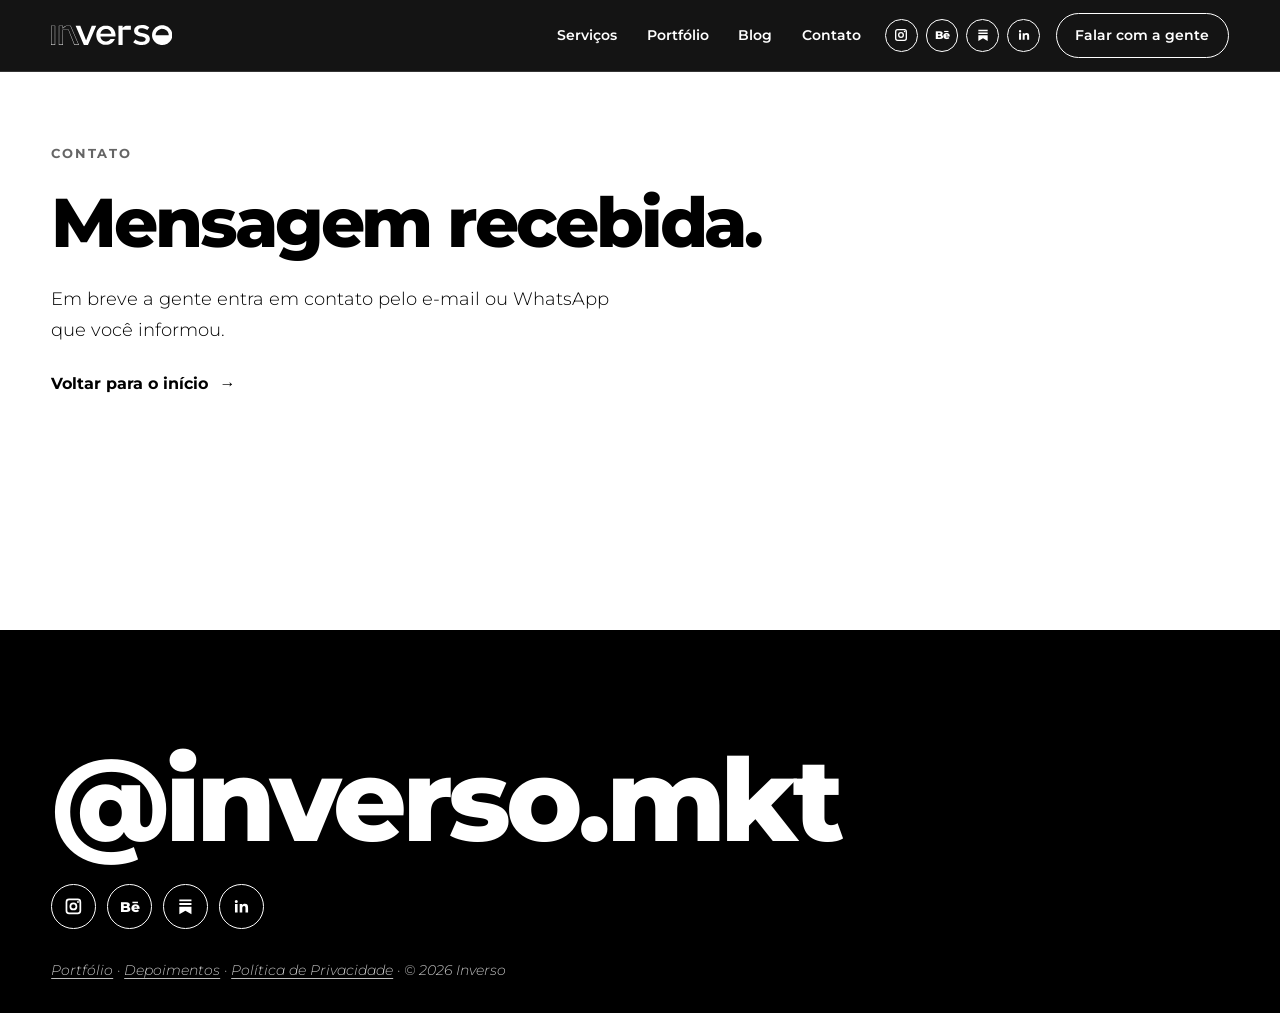
<file: obrigado/index.html>
<!DOCTYPE html>
<html lang="pt-BR">
<head>
<meta name="robots" content="noindex">
<meta charset="utf-8">
<meta name="viewport" content="width=device-width, initial-scale=1">
<title>Mensagem recebida | Inverso</title>
<meta name="description" content="Recebemos a sua mensagem.">
<meta name="theme-color" content="#000000">
<link rel="canonical" href="https://inverso-site.inverso-mkt.workers.dev/obrigado/">
<meta property="og:type" content="article">
<meta property="og:site_name" content="Inverso">
<meta property="og:title" content="Mensagem recebida | Inverso">
<meta property="og:description" content="Recebemos a sua mensagem.">
<meta property="og:url" content="https://inverso-site.inverso-mkt.workers.dev/obrigado/">
<meta property="og:locale" content="pt_BR">
<meta property="og:image" content="https://inverso-site.inverso-mkt.workers.dev/img/og.png">
<meta property="og:image:type" content="image/png">
<meta property="og:image:width" content="1200">
<meta property="og:image:height" content="630">
<meta property="og:image:alt" content="Logo da Inverso, em branco sobre fundo preto">
<meta name="twitter:card" content="summary_large_image">
<meta name="twitter:image" content="https://inverso-site.inverso-mkt.workers.dev/img/og.png">
<link rel="icon" href="/favicon.svg" type="image/svg+xml">
<link rel="preload" href="/fonts/montserrat.woff2" as="font" type="font/woff2" crossorigin>
<script>document.documentElement.classList.add('js')</script>
<link rel="stylesheet" href="/css/style.css">
<link rel="stylesheet" href="/css/site.css">
<script src="/js/site.js" defer></script>

</head>
<body class="bl">
<svg width="0" height="0" style="position:absolute" aria-hidden="true" focusable="false"><symbol id="logo" viewBox="0 0 2162.0 356.5"><path fill="currentColor" fill-rule="evenodd" d="M1423.5 11.5L1333.0 11.5L1314.0 21.0L1300.5 30.5L1288.5 41.5L1278.0 54.5L1277.0 54.0L1277.0 11.5L1202.5 11.5L1203.0 356.5L1277.0 356.0L1277.0 87.5L1279.0 86.0L1424.0 86.0ZM438.5 11.5L586.0 355.5L658.5 356.0L806.5 12.0L726.5 11.5L626.5 270.0L624.5 272.5L522.0 12.0ZM139.5 12.0L139.5 356.0L214.0 356.0L214.0 87.0L215.0 86.0L309.0 86.5L415.5 356.0L499.0 356.0L351.0 11.5L271.0 11.5L256.5 18.5L242.0 27.5L226.0 40.0L215.5 50.5L214.0 50.0L214.0 11.5ZM146.5 18.5L206.5 18.0L207.5 19.0L208.0 68.5L227.0 48.5L239.5 38.0L254.0 28.0L273.5 18.0L345.5 18.0L353.5 34.0L488.5 349.0L421.0 349.5L420.0 348.5L313.0 79.0L208.0 79.0L207.5 348.5L206.5 349.5L147.5 349.5L146.0 347.5ZM0.0 11.5L0.0 356.0L74.5 356.0L74.5 11.5ZM7.5 18.0L67.5 18.5L67.5 348.5L66.5 349.5L8.0 349.5L6.5 348.0L6.5 19.0ZM960.0 11.5L939.5 14.5L912.0 22.5L896.5 29.5L879.0 40.0L861.5 53.5L842.5 74.0L832.0 89.0L822.5 106.5L814.5 127.0L811.5 138.0L807.0 169.0L808.5 202.0L811.5 220.5L815.5 236.0L823.5 257.5L830.5 271.5L837.5 283.0L848.5 297.5L863.0 312.5L872.0 320.0L889.0 331.5L901.5 338.0L922.5 346.0L938.0 350.0L960.0 353.0L994.5 353.0L1004.0 352.0L1033.0 346.0L1052.0 339.0L1068.5 330.5L1085.5 319.0L1094.0 312.0L1113.5 291.5L1127.0 272.0L1138.0 249.0L1062.0 248.5L1053.5 260.5L1044.5 269.5L1029.0 280.5L1019.5 285.0L1002.0 290.5L989.0 292.5L969.5 293.0L955.0 291.5L946.0 289.5L928.5 281.5L915.5 272.5L905.5 263.0L896.0 250.5L890.0 239.5L885.0 226.0L881.5 205.5L1148.5 205.0L1150.0 198.0L1150.0 178.0L1148.5 162.5L1142.0 130.0L1135.0 110.5L1127.0 94.0L1111.0 70.0L1105.0 63.0L1087.5 46.5L1065.5 31.5L1046.5 22.5L1031.5 17.5L1014.0 13.5L998.0 11.5ZM881.5 153.5L885.0 137.0L893.0 118.5L902.0 105.5L914.5 93.0L926.0 85.0L947.0 76.0L967.0 72.0L989.0 71.5L1003.0 73.0L1016.5 77.0L1033.5 86.0L1044.5 94.5L1055.0 105.5L1063.5 118.0L1071.5 137.0L1075.0 155.0L1074.0 156.0L882.5 156.0ZM1967.5 5.5L1936.5 10.5L1923.0 14.5L1905.5 21.5L1886.5 31.5L1873.0 40.5L1860.0 51.0L1845.5 65.5L1834.5 79.0L1826.5 91.0L1818.5 105.5L1811.5 122.0L1806.5 138.0L1802.5 158.5L1801.5 192.0L1803.5 209.0L1808.5 230.5L1815.5 249.5L1822.5 263.5L1840.0 289.5L1863.0 313.0L1878.0 324.5L1893.5 334.0L1910.0 342.0L1929.5 349.0L1958.5 355.0L1969.0 356.0L1995.5 356.0L2013.0 354.0L2031.0 350.0L2046.5 345.0L2065.0 337.0L2080.0 328.5L2095.0 318.0L2112.0 303.0L2123.0 291.0L2140.0 266.5L2149.0 248.5L2155.0 232.5L2159.0 217.5L2162.0 199.5L2162.0 162.0L2159.0 144.0L2155.0 129.0L2149.0 113.0L2140.0 95.0L2129.5 79.0L2119.5 66.5L2097.5 45.5L2087.0 37.5L2072.5 28.5L2056.5 20.5L2038.0 13.5L2006.5 6.5L1982.5 5.0ZM1868.0 156.0L1874.0 138.0L1882.0 123.0L1887.0 116.0L1901.0 100.5L1917.0 88.0L1936.0 78.0L1955.0 72.0L1975.5 69.0L1998.0 70.0L2013.5 73.0L2031.5 79.5L2047.0 88.0L2055.5 94.0L2070.5 108.0L2077.5 116.5L2085.5 129.0L2094.5 150.0L2098.5 170.0L2098.5 183.0L2097.5 184.0L1866.0 184.0L1865.0 182.5ZM1702.0 13.5L1680.0 6.5L1652.0 1.5L1619.0 0.0L1586.5 2.5L1557.0 9.5L1534.0 19.5L1513.5 33.5L1498.5 49.5L1489.5 64.5L1484.5 78.5L1481.5 96.0L1481.5 112.5L1483.5 125.5L1486.5 135.5L1493.5 149.5L1503.0 162.0L1512.5 171.0L1525.0 180.0L1550.0 192.0L1577.0 200.0L1612.5 206.0L1635.0 211.0L1657.0 218.0L1667.5 223.0L1674.0 227.5L1682.0 236.0L1686.5 246.5L1687.5 255.5L1685.5 266.5L1682.0 274.0L1674.5 282.5L1667.5 287.5L1650.0 294.5L1640.5 296.5L1618.0 298.5L1587.5 296.5L1576.0 294.5L1558.5 289.5L1539.5 281.5L1527.0 274.5L1505.0 258.0L1465.5 305.5L1470.5 311.0L1491.5 326.0L1508.5 335.0L1525.5 342.0L1548.5 349.0L1583.0 355.0L1596.0 356.0L1629.5 356.0L1651.5 354.0L1667.5 351.0L1696.5 342.0L1710.5 335.0L1723.0 327.0L1730.5 321.0L1743.0 307.5L1753.0 290.5L1758.0 276.0L1761.0 257.0L1761.0 240.5L1759.0 226.5L1754.0 212.0L1749.5 203.5L1741.0 192.0L1732.5 183.5L1719.5 174.0L1710.0 168.5L1691.5 160.5L1661.5 151.5L1598.0 138.5L1573.5 129.5L1566.5 125.0L1560.0 118.5L1557.0 114.0L1554.0 104.0L1555.0 88.0L1558.5 80.0L1565.5 72.0L1571.0 68.0L1582.0 63.0L1601.0 59.0L1614.0 58.0L1638.5 59.0L1652.0 61.0L1667.5 65.0L1691.5 75.0L1717.0 91.0L1751.0 42.5L1742.5 35.5L1727.0 25.5Z"/></symbol></svg>
<header class="bar">
  <a class="brand" href="/" aria-label="Inverso, início">
    <svg class="brand__logo" viewBox="0 0 2162.0 356.5" aria-hidden="true"><use href="#logo"/></svg>
  </a>
  <nav class="bar__nav" aria-label="Seções">
    <a href="/#servicos">Serviços</a>
    <a href="/portfolio/">Portfólio</a>
    <a href="/blog/">Blog</a>
    <a href="/#contato">Contato</a>
  </nav>
  <div class="dots dots--bar"><a class="dot" href="https://www.instagram.com/inverso.mkt/" target="_blank" rel="noopener me" aria-label="Instagram da Inverso (abre em outra aba)" title="Instagram"><svg viewBox="0 0 24 24" aria-hidden="true"><path fill-rule="evenodd" d="M7 3h10a4 4 0 014 4v10a4 4 0 01-4 4H7a4 4 0 01-4-4V7a4 4 0 014-4zm0 2a2 2 0 00-2 2v10a2 2 0 002 2h10a2 2 0 002-2V7a2 2 0 00-2-2zm5 2.5a4.5 4.5 0 110 9 4.5 4.5 0 010-9zm0 2a2.5 2.5 0 100 5 2.5 2.5 0 000-5zM17.3 5.8a1.1 1.1 0 110 2.2 1.1 1.1 0 010-2.2z"/></svg></a><a class="dot" href="https://www.behance.net/inversocontato" target="_blank" rel="noopener me" aria-label="Behance da Inverso (abre em outra aba)" title="Behance"><span class="dot__t" aria-hidden="true">Bē</span></a><a class="dot" href="https://inversomkt.substack.com" target="_blank" rel="noopener me" aria-label="Substack da Inverso (abre em outra aba)" title="Substack"><svg viewBox="0 0 24 24" aria-hidden="true"><path d="M5 4h14v2.2H5zM5 8.2h14v2.2H5zM5 12.4h14V21l-7-4-7 4z"/></svg></a><a class="dot" href="https://www.linkedin.com/company/inverso-marketing" target="_blank" rel="noopener me" aria-label="LinkedIn da Inverso (abre em outra aba)" title="LinkedIn"><svg viewBox="0 0 24 24" aria-hidden="true"><path d="M4.6 9.2h3V19h-3zM6.1 4.6a1.75 1.75 0 110 3.5 1.75 1.75 0 010-3.5zM10 9.2h2.9v1.35c.5-.95 1.65-1.6 3.1-1.6 3 0 3.7 1.95 3.7 4.5V19h-3v-5c0-1.2 0-2.55-1.65-2.55S13 12.8 13 14v5h-3z"/></svg></a></div>
  <a class="btn" href="/#contato">Falar com a gente</a>
</header>
<main id="topo"><div class="bh" style="min-height:70vh"><p class="bh__k">Contato</p><h1>Mensagem recebida.</h1><p class="bh__d">Em breve a gente entra em contato pelo e-mail ou WhatsApp que você informou.</p><p><a class="bp__all" href="/">Voltar para o início <i aria-hidden="true">→</i></a></p></div></main>
<footer class="foot">
  <a class="foot__ig" href="https://www.instagram.com/inverso.mkt/" target="_blank" rel="noopener">@inverso.mkt</a>
  <div class="dots dots--foot"><a class="dot" href="https://www.instagram.com/inverso.mkt/" target="_blank" rel="noopener me" aria-label="Instagram da Inverso (abre em outra aba)" title="Instagram"><svg viewBox="0 0 24 24" aria-hidden="true"><path fill-rule="evenodd" d="M7 3h10a4 4 0 014 4v10a4 4 0 01-4 4H7a4 4 0 01-4-4V7a4 4 0 014-4zm0 2a2 2 0 00-2 2v10a2 2 0 002 2h10a2 2 0 002-2V7a2 2 0 00-2-2zm5 2.5a4.5 4.5 0 110 9 4.5 4.5 0 010-9zm0 2a2.5 2.5 0 100 5 2.5 2.5 0 000-5zM17.3 5.8a1.1 1.1 0 110 2.2 1.1 1.1 0 010-2.2z"/></svg></a><a class="dot" href="https://www.behance.net/inversocontato" target="_blank" rel="noopener me" aria-label="Behance da Inverso (abre em outra aba)" title="Behance"><span class="dot__t" aria-hidden="true">Bē</span></a><a class="dot" href="https://inversomkt.substack.com" target="_blank" rel="noopener me" aria-label="Substack da Inverso (abre em outra aba)" title="Substack"><svg viewBox="0 0 24 24" aria-hidden="true"><path d="M5 4h14v2.2H5zM5 8.2h14v2.2H5zM5 12.4h14V21l-7-4-7 4z"/></svg></a><a class="dot" href="https://www.linkedin.com/company/inverso-marketing" target="_blank" rel="noopener me" aria-label="LinkedIn da Inverso (abre em outra aba)" title="LinkedIn"><svg viewBox="0 0 24 24" aria-hidden="true"><path d="M4.6 9.2h3V19h-3zM6.1 4.6a1.75 1.75 0 110 3.5 1.75 1.75 0 010-3.5zM10 9.2h2.9v1.35c.5-.95 1.65-1.6 3.1-1.6 3 0 3.7 1.95 3.7 4.5V19h-3v-5c0-1.2 0-2.55-1.65-2.55S13 12.8 13 14v5h-3z"/></svg></a></div>
  <p class="foot__small"><a href="/portfolio/">Portfólio</a> · <a href="/depoimentos/">Depoimentos</a> · <a href="/privacidade/">Política de Privacidade</a> · © 2026 Inverso</p>
</footer>
</body>
</html>
</file>
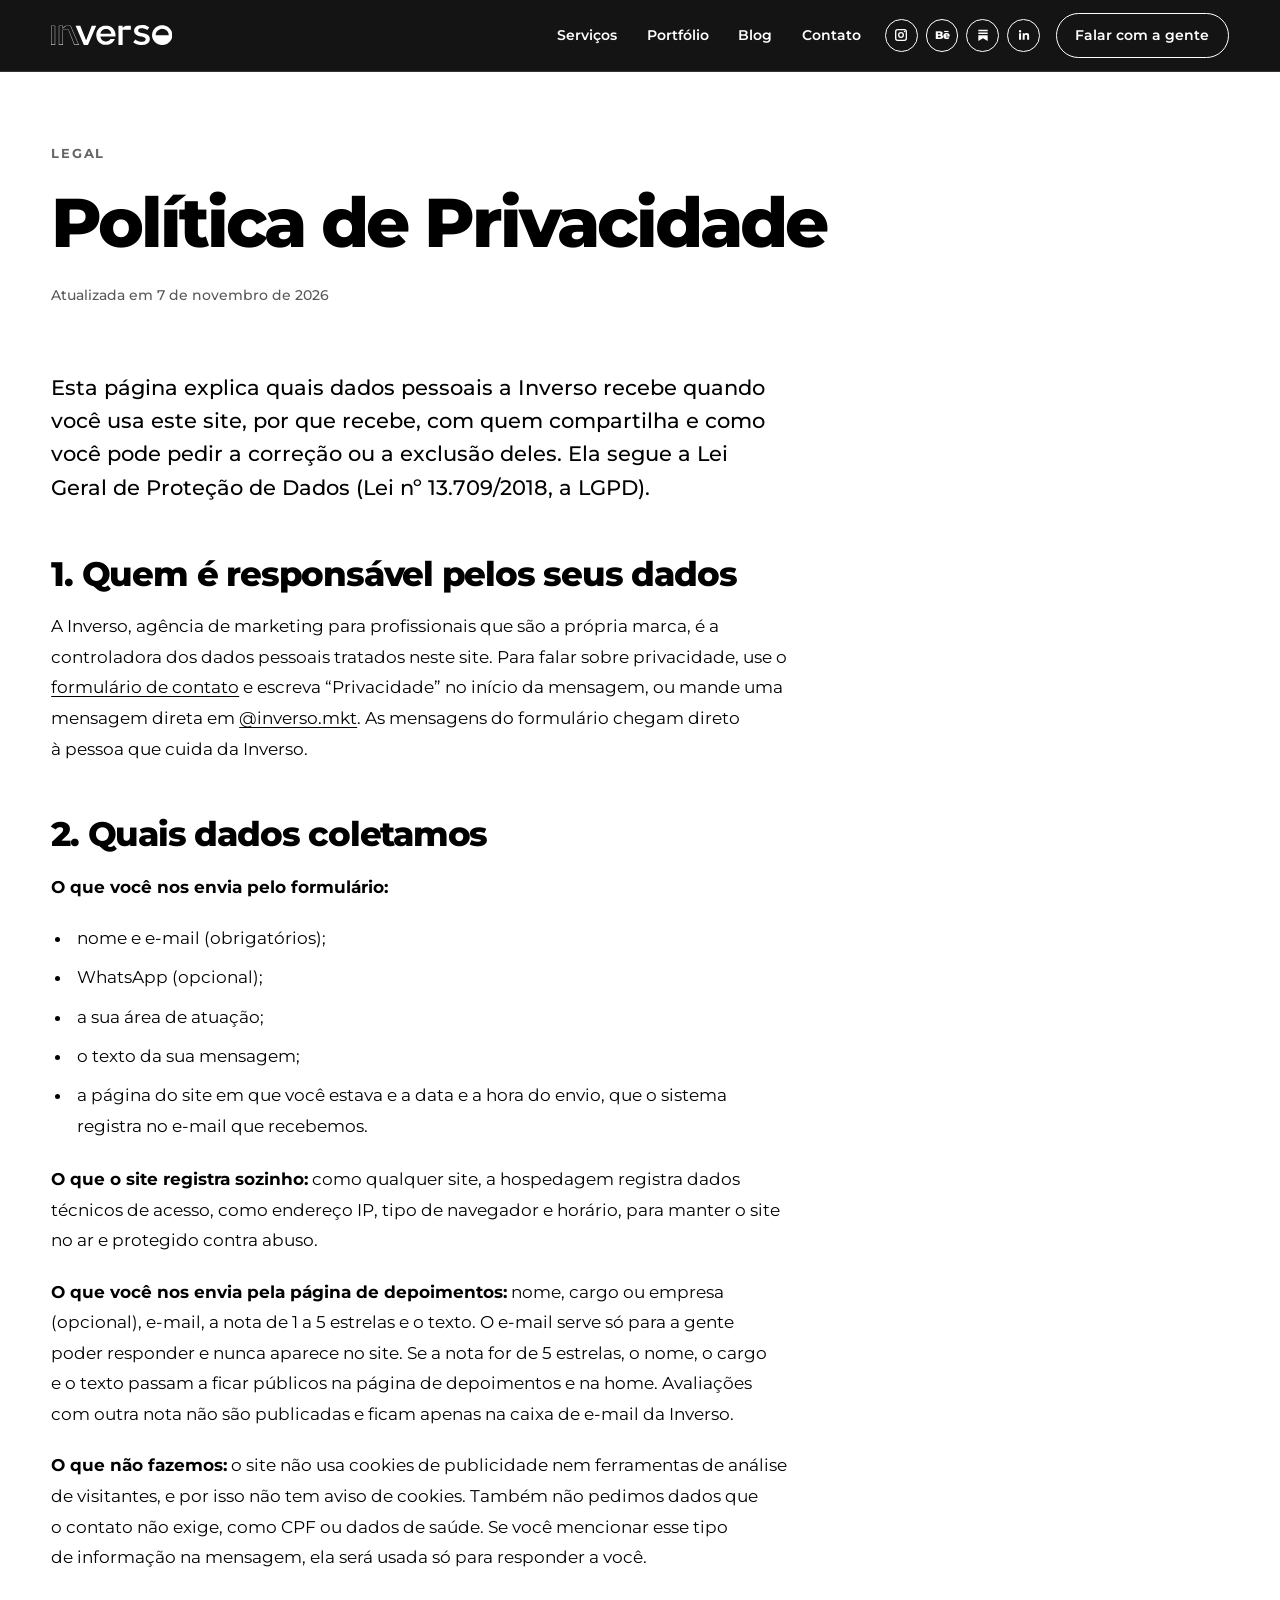
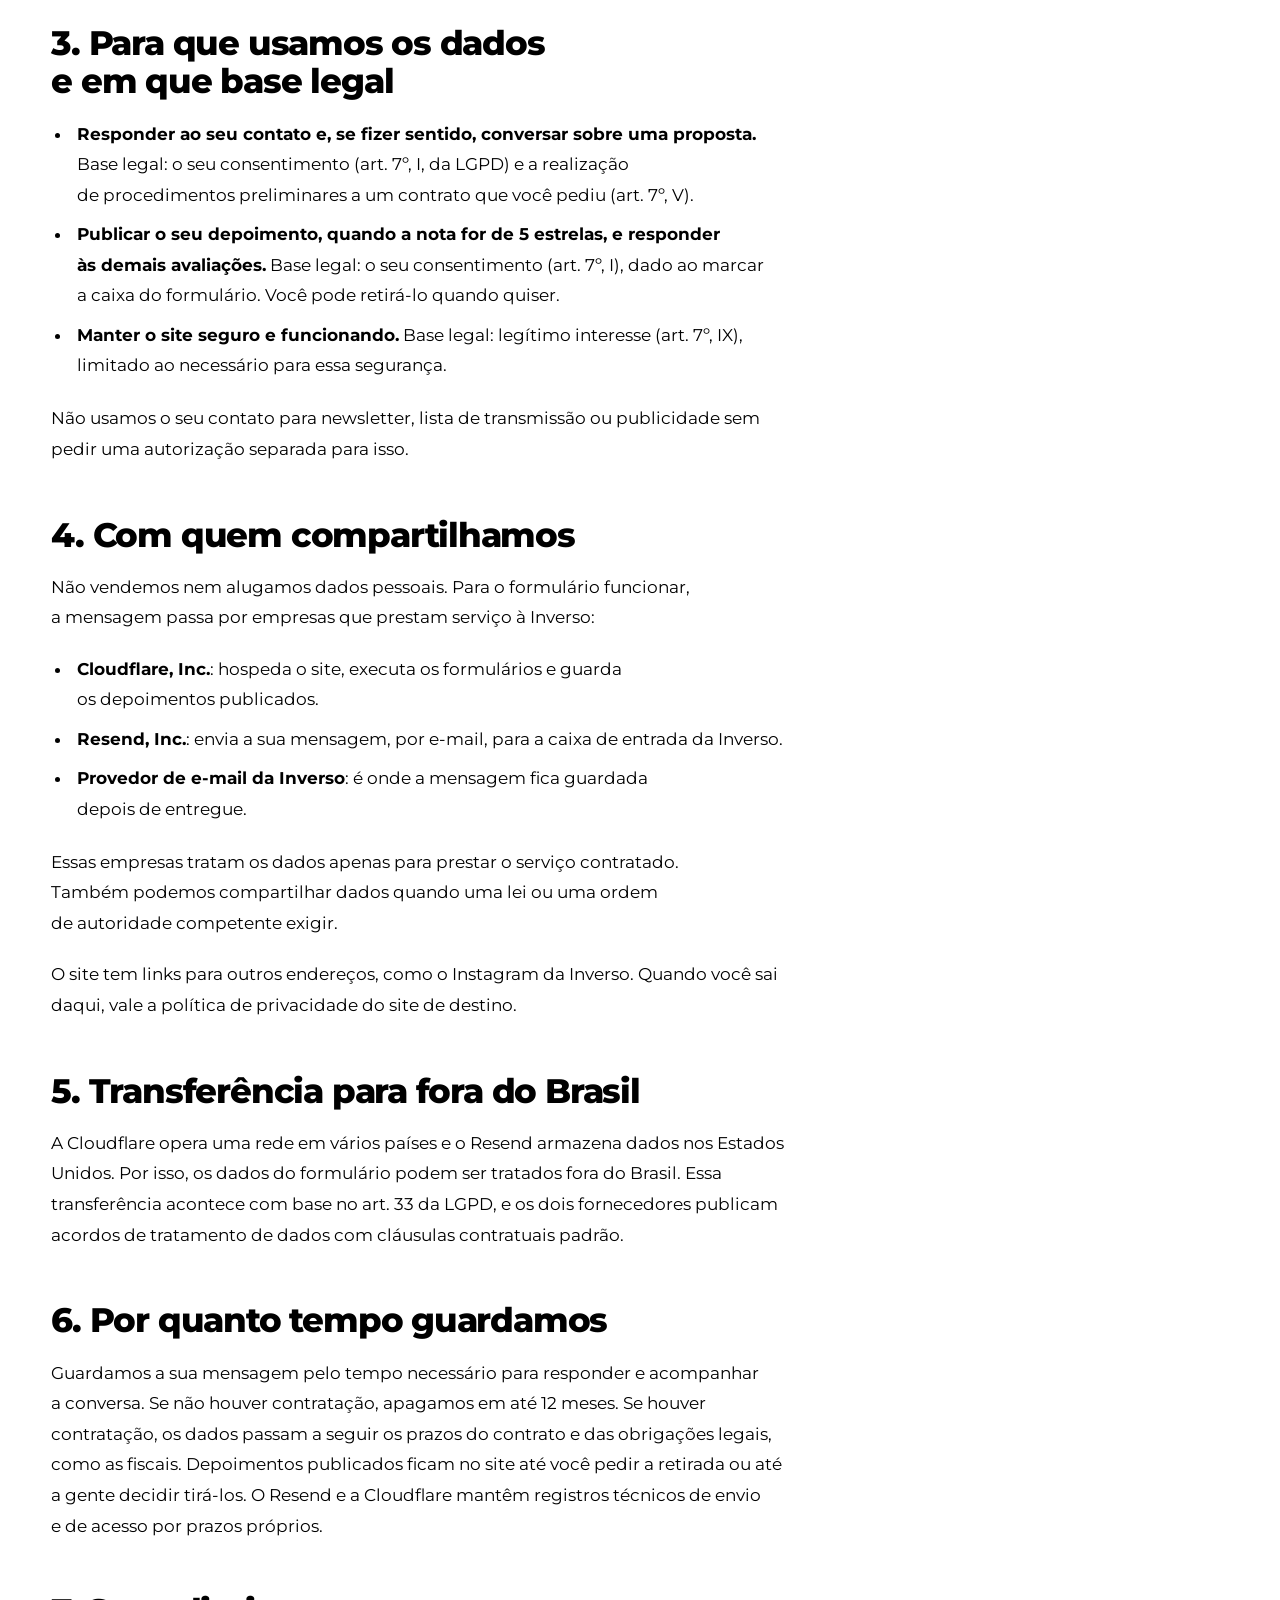
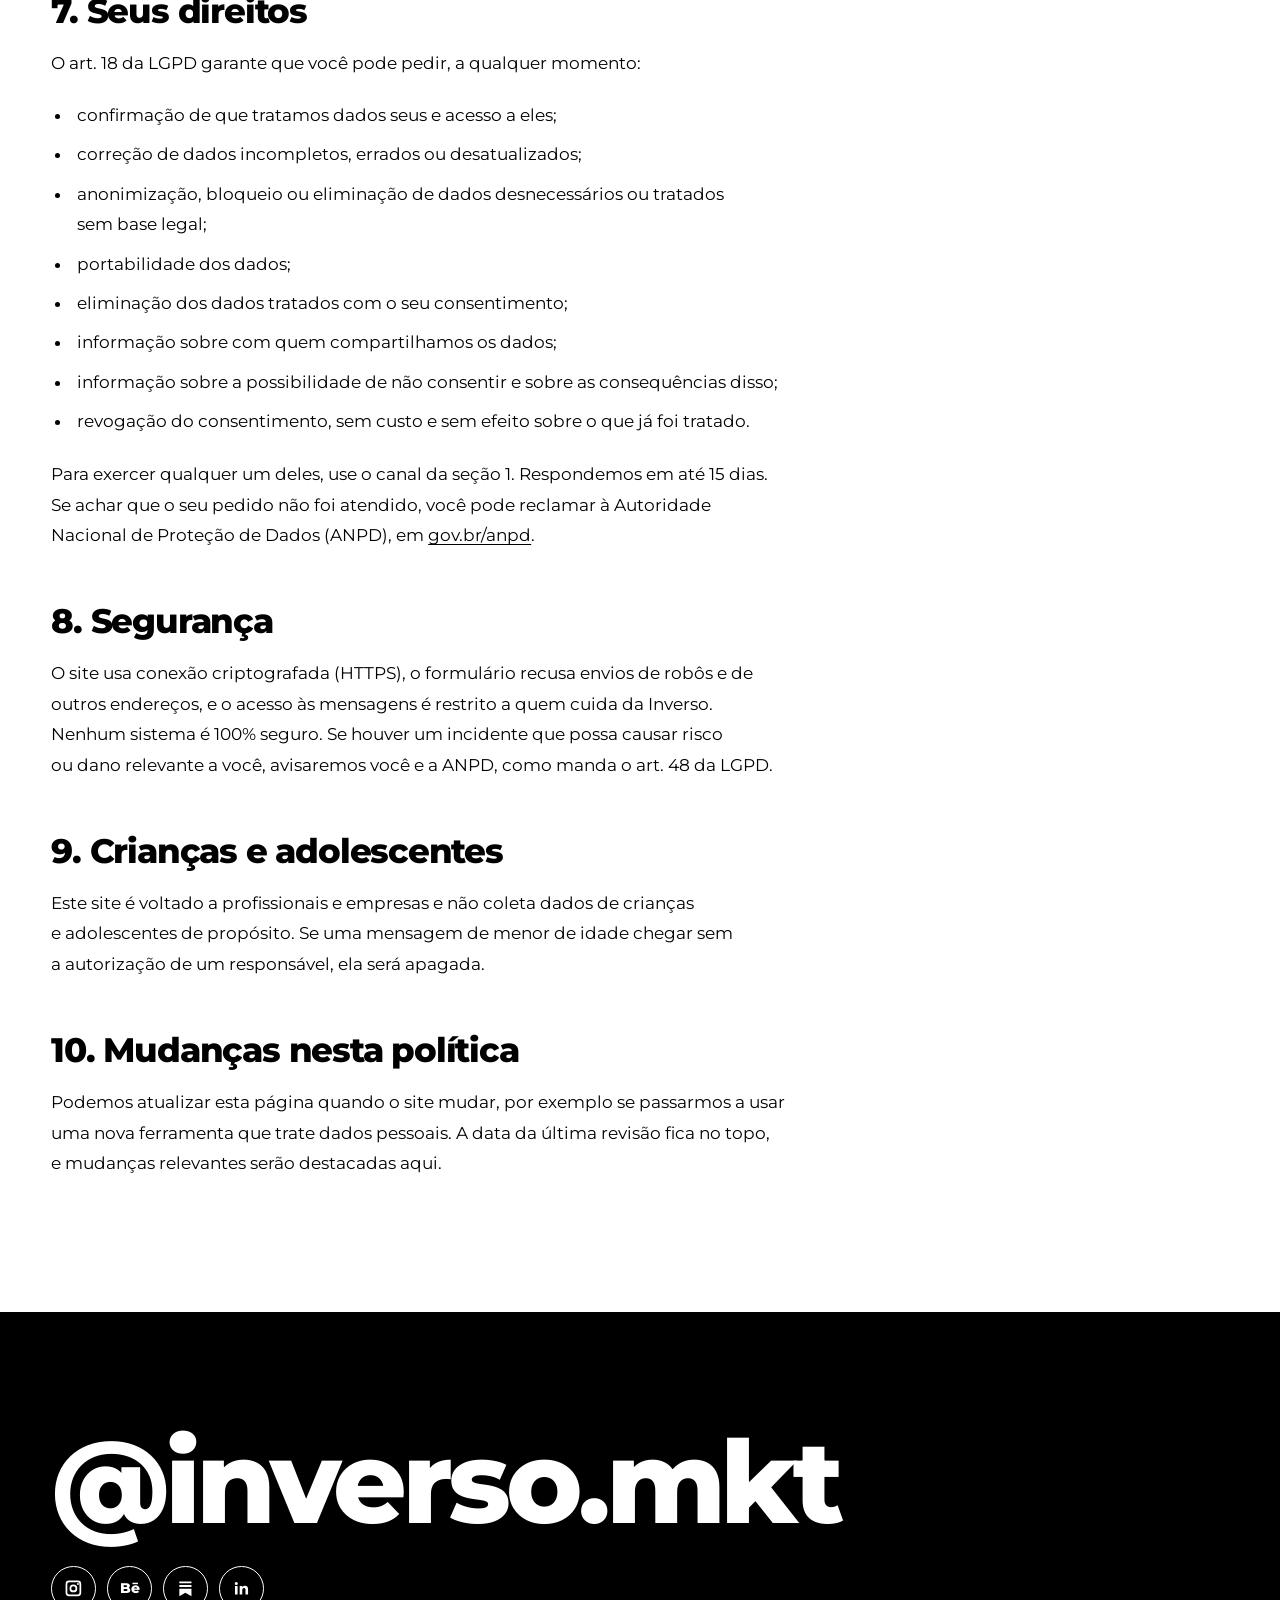
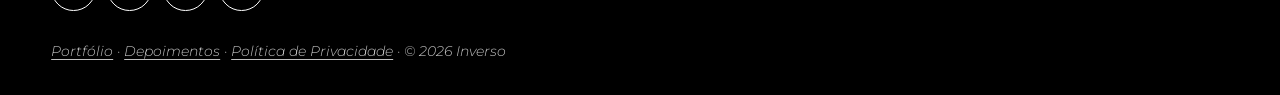
<file: privacidade/index.html>
<!DOCTYPE html>
<html lang="pt-BR">
<head>
<meta charset="utf-8">
<meta name="viewport" content="width=device-width, initial-scale=1">
<title>Política de Privacidade | Inverso</title>
<meta name="description" content="Como a Inverso trata os dados pessoais recebidos pelo site, com base na LGPD: o que coletamos, para quê, com quem compartilhamos e como você exerce seus direitos.">
<meta name="theme-color" content="#000000">
<link rel="canonical" href="https://inverso-site.inverso-mkt.workers.dev/privacidade/">
<meta property="og:type" content="article">
<meta property="og:site_name" content="Inverso">
<meta property="og:title" content="Política de Privacidade | Inverso">
<meta property="og:description" content="Como a Inverso trata os dados pessoais recebidos pelo site, com base na LGPD: o que coletamos, para quê, com quem compartilhamos e como você exerce seus direitos.">
<meta property="og:url" content="https://inverso-site.inverso-mkt.workers.dev/privacidade/">
<meta property="og:locale" content="pt_BR">
<meta property="og:image" content="https://inverso-site.inverso-mkt.workers.dev/img/og.png">
<meta property="og:image:type" content="image/png">
<meta property="og:image:width" content="1200">
<meta property="og:image:height" content="630">
<meta property="og:image:alt" content="Logo da Inverso, em branco sobre fundo preto">
<meta name="twitter:card" content="summary_large_image">
<meta name="twitter:image" content="https://inverso-site.inverso-mkt.workers.dev/img/og.png">
<link rel="icon" href="/favicon.svg" type="image/svg+xml">
<link rel="preload" href="/fonts/montserrat.woff2" as="font" type="font/woff2" crossorigin>
<script>document.documentElement.classList.add('js')</script>
<link rel="stylesheet" href="/css/style.css">
<link rel="stylesheet" href="/css/site.css">
<script src="/js/site.js" defer></script>

</head>
<body class="bl">
<svg width="0" height="0" style="position:absolute" aria-hidden="true" focusable="false"><symbol id="logo" viewBox="0 0 2162.0 356.5"><path fill="currentColor" fill-rule="evenodd" d="M1423.5 11.5L1333.0 11.5L1314.0 21.0L1300.5 30.5L1288.5 41.5L1278.0 54.5L1277.0 54.0L1277.0 11.5L1202.5 11.5L1203.0 356.5L1277.0 356.0L1277.0 87.5L1279.0 86.0L1424.0 86.0ZM438.5 11.5L586.0 355.5L658.5 356.0L806.5 12.0L726.5 11.5L626.5 270.0L624.5 272.5L522.0 12.0ZM139.5 12.0L139.5 356.0L214.0 356.0L214.0 87.0L215.0 86.0L309.0 86.5L415.5 356.0L499.0 356.0L351.0 11.5L271.0 11.5L256.5 18.5L242.0 27.5L226.0 40.0L215.5 50.5L214.0 50.0L214.0 11.5ZM146.5 18.5L206.5 18.0L207.5 19.0L208.0 68.5L227.0 48.5L239.5 38.0L254.0 28.0L273.5 18.0L345.5 18.0L353.5 34.0L488.5 349.0L421.0 349.5L420.0 348.5L313.0 79.0L208.0 79.0L207.5 348.5L206.5 349.5L147.5 349.5L146.0 347.5ZM0.0 11.5L0.0 356.0L74.5 356.0L74.5 11.5ZM7.5 18.0L67.5 18.5L67.5 348.5L66.5 349.5L8.0 349.5L6.5 348.0L6.5 19.0ZM960.0 11.5L939.5 14.5L912.0 22.5L896.5 29.5L879.0 40.0L861.5 53.5L842.5 74.0L832.0 89.0L822.5 106.5L814.5 127.0L811.5 138.0L807.0 169.0L808.5 202.0L811.5 220.5L815.5 236.0L823.5 257.5L830.5 271.5L837.5 283.0L848.5 297.5L863.0 312.5L872.0 320.0L889.0 331.5L901.5 338.0L922.5 346.0L938.0 350.0L960.0 353.0L994.5 353.0L1004.0 352.0L1033.0 346.0L1052.0 339.0L1068.5 330.5L1085.5 319.0L1094.0 312.0L1113.5 291.5L1127.0 272.0L1138.0 249.0L1062.0 248.5L1053.5 260.5L1044.5 269.5L1029.0 280.5L1019.5 285.0L1002.0 290.5L989.0 292.5L969.5 293.0L955.0 291.5L946.0 289.5L928.5 281.5L915.5 272.5L905.5 263.0L896.0 250.5L890.0 239.5L885.0 226.0L881.5 205.5L1148.5 205.0L1150.0 198.0L1150.0 178.0L1148.5 162.5L1142.0 130.0L1135.0 110.5L1127.0 94.0L1111.0 70.0L1105.0 63.0L1087.5 46.5L1065.5 31.5L1046.5 22.5L1031.5 17.5L1014.0 13.5L998.0 11.5ZM881.5 153.5L885.0 137.0L893.0 118.5L902.0 105.5L914.5 93.0L926.0 85.0L947.0 76.0L967.0 72.0L989.0 71.5L1003.0 73.0L1016.5 77.0L1033.5 86.0L1044.5 94.5L1055.0 105.5L1063.5 118.0L1071.5 137.0L1075.0 155.0L1074.0 156.0L882.5 156.0ZM1967.5 5.5L1936.5 10.5L1923.0 14.5L1905.5 21.5L1886.5 31.5L1873.0 40.5L1860.0 51.0L1845.5 65.5L1834.5 79.0L1826.5 91.0L1818.5 105.5L1811.5 122.0L1806.5 138.0L1802.5 158.5L1801.5 192.0L1803.5 209.0L1808.5 230.5L1815.5 249.5L1822.5 263.5L1840.0 289.5L1863.0 313.0L1878.0 324.5L1893.5 334.0L1910.0 342.0L1929.5 349.0L1958.5 355.0L1969.0 356.0L1995.5 356.0L2013.0 354.0L2031.0 350.0L2046.5 345.0L2065.0 337.0L2080.0 328.5L2095.0 318.0L2112.0 303.0L2123.0 291.0L2140.0 266.5L2149.0 248.5L2155.0 232.5L2159.0 217.5L2162.0 199.5L2162.0 162.0L2159.0 144.0L2155.0 129.0L2149.0 113.0L2140.0 95.0L2129.5 79.0L2119.5 66.5L2097.5 45.5L2087.0 37.5L2072.5 28.5L2056.5 20.5L2038.0 13.5L2006.5 6.5L1982.5 5.0ZM1868.0 156.0L1874.0 138.0L1882.0 123.0L1887.0 116.0L1901.0 100.5L1917.0 88.0L1936.0 78.0L1955.0 72.0L1975.5 69.0L1998.0 70.0L2013.5 73.0L2031.5 79.5L2047.0 88.0L2055.5 94.0L2070.5 108.0L2077.5 116.5L2085.5 129.0L2094.5 150.0L2098.5 170.0L2098.5 183.0L2097.5 184.0L1866.0 184.0L1865.0 182.5ZM1702.0 13.5L1680.0 6.5L1652.0 1.5L1619.0 0.0L1586.5 2.5L1557.0 9.5L1534.0 19.5L1513.5 33.5L1498.5 49.5L1489.5 64.5L1484.5 78.5L1481.5 96.0L1481.5 112.5L1483.5 125.5L1486.5 135.5L1493.5 149.5L1503.0 162.0L1512.5 171.0L1525.0 180.0L1550.0 192.0L1577.0 200.0L1612.5 206.0L1635.0 211.0L1657.0 218.0L1667.5 223.0L1674.0 227.5L1682.0 236.0L1686.5 246.5L1687.5 255.5L1685.5 266.5L1682.0 274.0L1674.5 282.5L1667.5 287.5L1650.0 294.5L1640.5 296.5L1618.0 298.5L1587.5 296.5L1576.0 294.5L1558.5 289.5L1539.5 281.5L1527.0 274.5L1505.0 258.0L1465.5 305.5L1470.5 311.0L1491.5 326.0L1508.5 335.0L1525.5 342.0L1548.5 349.0L1583.0 355.0L1596.0 356.0L1629.5 356.0L1651.5 354.0L1667.5 351.0L1696.5 342.0L1710.5 335.0L1723.0 327.0L1730.5 321.0L1743.0 307.5L1753.0 290.5L1758.0 276.0L1761.0 257.0L1761.0 240.5L1759.0 226.5L1754.0 212.0L1749.5 203.5L1741.0 192.0L1732.5 183.5L1719.5 174.0L1710.0 168.5L1691.5 160.5L1661.5 151.5L1598.0 138.5L1573.5 129.5L1566.5 125.0L1560.0 118.5L1557.0 114.0L1554.0 104.0L1555.0 88.0L1558.5 80.0L1565.5 72.0L1571.0 68.0L1582.0 63.0L1601.0 59.0L1614.0 58.0L1638.5 59.0L1652.0 61.0L1667.5 65.0L1691.5 75.0L1717.0 91.0L1751.0 42.5L1742.5 35.5L1727.0 25.5Z"/></symbol></svg>
<header class="bar">
  <a class="brand" href="/" aria-label="Inverso, início">
    <svg class="brand__logo" viewBox="0 0 2162.0 356.5" aria-hidden="true"><use href="#logo"/></svg>
  </a>
  <nav class="bar__nav" aria-label="Seções">
    <a href="/#servicos">Serviços</a>
    <a href="/portfolio/">Portfólio</a>
    <a href="/blog/">Blog</a>
    <a href="/#contato">Contato</a>
  </nav>
  <div class="dots dots--bar"><a class="dot" href="https://www.instagram.com/inverso.mkt/" target="_blank" rel="noopener me" aria-label="Instagram da Inverso (abre em outra aba)" title="Instagram"><svg viewBox="0 0 24 24" aria-hidden="true"><path fill-rule="evenodd" d="M7 3h10a4 4 0 014 4v10a4 4 0 01-4 4H7a4 4 0 01-4-4V7a4 4 0 014-4zm0 2a2 2 0 00-2 2v10a2 2 0 002 2h10a2 2 0 002-2V7a2 2 0 00-2-2zm5 2.5a4.5 4.5 0 110 9 4.5 4.5 0 010-9zm0 2a2.5 2.5 0 100 5 2.5 2.5 0 000-5zM17.3 5.8a1.1 1.1 0 110 2.2 1.1 1.1 0 010-2.2z"/></svg></a><a class="dot" href="https://www.behance.net/inversocontato" target="_blank" rel="noopener me" aria-label="Behance da Inverso (abre em outra aba)" title="Behance"><span class="dot__t" aria-hidden="true">Bē</span></a><a class="dot" href="https://inversomkt.substack.com" target="_blank" rel="noopener me" aria-label="Substack da Inverso (abre em outra aba)" title="Substack"><svg viewBox="0 0 24 24" aria-hidden="true"><path d="M5 4h14v2.2H5zM5 8.2h14v2.2H5zM5 12.4h14V21l-7-4-7 4z"/></svg></a><a class="dot" href="https://www.linkedin.com/company/inverso-marketing" target="_blank" rel="noopener me" aria-label="LinkedIn da Inverso (abre em outra aba)" title="LinkedIn"><svg viewBox="0 0 24 24" aria-hidden="true"><path d="M4.6 9.2h3V19h-3zM6.1 4.6a1.75 1.75 0 110 3.5 1.75 1.75 0 010-3.5zM10 9.2h2.9v1.35c.5-.95 1.65-1.6 3.1-1.6 3 0 3.7 1.95 3.7 4.5V19h-3v-5c0-1.2 0-2.55-1.65-2.55S13 12.8 13 14v5h-3z"/></svg></a></div>
  <a class="btn" href="/#contato">Falar com a gente</a>
</header>
<main id="topo">
  <div class="bh">
    <p class="bh__k">Legal</p>
    <h1>Política de Privacidade</h1>
    <p class="bh__m"><span>Atualizada em 7 de novembro de 2026</span></p>
  </div>
  <div class="bm" style="display:block">
    <article class="art">
<p class="lead">Esta página explica quais dados pessoais a Inverso recebe quando você usa este site, por que recebe, com quem compartilha e como você pode pedir a correção ou a exclusão deles. Ela segue a Lei Geral de Proteção de Dados (Lei nº 13.709/2018, a LGPD).</p>

<h2 id="quem">1. Quem é responsável pelos seus dados</h2>
<p>A Inverso, agência de marketing para profissionais que são a própria marca, é a controladora dos dados pessoais tratados neste site. Para falar sobre privacidade, use o <a href="/#contato">formulário de contato</a> e escreva “Privacidade” no início da mensagem, ou mande uma mensagem direta em <a href="https://www.instagram.com/inverso.mkt/" target="_blank" rel="noopener">@inverso.mkt</a>. As mensagens do formulário chegam direto à pessoa que cuida da Inverso.</p>

<h2 id="dados">2. Quais dados coletamos</h2>
<p><b>O que você nos envia pelo formulário:</b></p>
<ul>
<li>nome e e-mail (obrigatórios);</li>
<li>WhatsApp (opcional);</li>
<li>a sua área de atuação;</li>
<li>o texto da sua mensagem;</li>
<li>a página do site em que você estava e a data e a hora do envio, que o sistema registra no e-mail que recebemos.</li>
</ul>
<p><b>O que o site registra sozinho:</b> como qualquer site, a hospedagem registra dados técnicos de acesso, como endereço IP, tipo de navegador e horário, para manter o site no ar e protegido contra abuso.</p>
<p><b>O que você nos envia pela página de depoimentos:</b> nome, cargo ou empresa (opcional), e-mail, a nota de 1 a 5 estrelas e o texto. O e-mail serve só para a gente poder responder e nunca aparece no site. Se a nota for de 5 estrelas, o nome, o cargo e o texto passam a ficar públicos na página de depoimentos e na home. Avaliações com outra nota não são publicadas e ficam apenas na caixa de e-mail da Inverso.</p>
<p><b>O que não fazemos:</b> o site não usa cookies de publicidade nem ferramentas de análise de visitantes, e por isso não tem aviso de cookies. Também não pedimos dados que o contato não exige, como CPF ou dados de saúde. Se você mencionar esse tipo de informação na mensagem, ela será usada só para responder a você.</p>

<h2 id="finalidade">3. Para que usamos os dados e em que base legal</h2>
<ul>
<li><b>Responder ao seu contato e, se fizer sentido, conversar sobre uma proposta.</b> Base legal: o seu consentimento (art. 7º, I, da LGPD) e a realização de procedimentos preliminares a um contrato que você pediu (art. 7º, V).</li>
<li><b>Publicar o seu depoimento, quando a nota for de 5 estrelas, e responder às demais avaliações.</b> Base legal: o seu consentimento (art. 7º, I), dado ao marcar a caixa do formulário. Você pode retirá-lo quando quiser.</li>
<li><b>Manter o site seguro e funcionando.</b> Base legal: legítimo interesse (art. 7º, IX), limitado ao necessário para essa segurança.</li>
</ul>
<p>Não usamos o seu contato para newsletter, lista de transmissão ou publicidade sem pedir uma autorização separada para isso.</p>

<h2 id="compartilhamento">4. Com quem compartilhamos</h2>
<p>Não vendemos nem alugamos dados pessoais. Para o formulário funcionar, a mensagem passa por empresas que prestam serviço à Inverso:</p>
<ul>
<li><b>Cloudflare, Inc.</b>: hospeda o site, executa os formulários e guarda os depoimentos publicados.</li>
<li><b>Resend, Inc.</b>: envia a sua mensagem, por e-mail, para a caixa de entrada da Inverso.</li>
<li><b>Provedor de e-mail da Inverso</b>: é onde a mensagem fica guardada depois de entregue.</li>
</ul>
<p>Essas empresas tratam os dados apenas para prestar o serviço contratado. Também podemos compartilhar dados quando uma lei ou uma ordem de autoridade competente exigir.</p>
<p>O site tem links para outros endereços, como o Instagram da Inverso. Quando você sai daqui, vale a política de privacidade do site de destino.</p>

<h2 id="internacional">5. Transferência para fora do Brasil</h2>
<p>A Cloudflare opera uma rede em vários países e o Resend armazena dados nos Estados Unidos. Por isso, os dados do formulário podem ser tratados fora do Brasil. Essa transferência acontece com base no art. 33 da LGPD, e os dois fornecedores publicam acordos de tratamento de dados com cláusulas contratuais padrão.</p>

<h2 id="prazo">6. Por quanto tempo guardamos</h2>
<p>Guardamos a sua mensagem pelo tempo necessário para responder e acompanhar a conversa. Se não houver contratação, apagamos em até 12 meses. Se houver contratação, os dados passam a seguir os prazos do contrato e das obrigações legais, como as fiscais. Depoimentos publicados ficam no site até você pedir a retirada ou até a gente decidir tirá-los. O Resend e a Cloudflare mantêm registros técnicos de envio e de acesso por prazos próprios.</p>

<h2 id="direitos">7. Seus direitos</h2>
<p>O art. 18 da LGPD garante que você pode pedir, a qualquer momento:</p>
<ul>
<li>confirmação de que tratamos dados seus e acesso a eles;</li>
<li>correção de dados incompletos, errados ou desatualizados;</li>
<li>anonimização, bloqueio ou eliminação de dados desnecessários ou tratados sem base legal;</li>
<li>portabilidade dos dados;</li>
<li>eliminação dos dados tratados com o seu consentimento;</li>
<li>informação sobre com quem compartilhamos os dados;</li>
<li>informação sobre a possibilidade de não consentir e sobre as consequências disso;</li>
<li>revogação do consentimento, sem custo e sem efeito sobre o que já foi tratado.</li>
</ul>
<p>Para exercer qualquer um deles, use o canal da seção 1. Respondemos em até 15 dias. Se achar que o seu pedido não foi atendido, você pode reclamar à Autoridade Nacional de Proteção de Dados (ANPD), em <a href="https://www.gov.br/anpd" target="_blank" rel="noopener">gov.br/anpd</a>.</p>

<h2 id="seguranca">8. Segurança</h2>
<p>O site usa conexão criptografada (HTTPS), o formulário recusa envios de robôs e de outros endereços, e o acesso às mensagens é restrito a quem cuida da Inverso. Nenhum sistema é 100% seguro. Se houver um incidente que possa causar risco ou dano relevante a você, avisaremos você e a ANPD, como manda o art. 48 da LGPD.</p>

<h2 id="menores">9. Crianças e adolescentes</h2>
<p>Este site é voltado a profissionais e empresas e não coleta dados de crianças e adolescentes de propósito. Se uma mensagem de menor de idade chegar sem a autorização de um responsável, ela será apagada.</p>

<h2 id="mudancas">10. Mudanças nesta política</h2>
<p>Podemos atualizar esta página quando o site mudar, por exemplo se passarmos a usar uma nova ferramenta que trate dados pessoais. A data da última revisão fica no topo, e mudanças relevantes serão destacadas aqui.</p>
</article>
  </div>
</main>
<footer class="foot">
  <a class="foot__ig" href="https://www.instagram.com/inverso.mkt/" target="_blank" rel="noopener">@inverso.mkt</a>
  <div class="dots dots--foot"><a class="dot" href="https://www.instagram.com/inverso.mkt/" target="_blank" rel="noopener me" aria-label="Instagram da Inverso (abre em outra aba)" title="Instagram"><svg viewBox="0 0 24 24" aria-hidden="true"><path fill-rule="evenodd" d="M7 3h10a4 4 0 014 4v10a4 4 0 01-4 4H7a4 4 0 01-4-4V7a4 4 0 014-4zm0 2a2 2 0 00-2 2v10a2 2 0 002 2h10a2 2 0 002-2V7a2 2 0 00-2-2zm5 2.5a4.5 4.5 0 110 9 4.5 4.5 0 010-9zm0 2a2.5 2.5 0 100 5 2.5 2.5 0 000-5zM17.3 5.8a1.1 1.1 0 110 2.2 1.1 1.1 0 010-2.2z"/></svg></a><a class="dot" href="https://www.behance.net/inversocontato" target="_blank" rel="noopener me" aria-label="Behance da Inverso (abre em outra aba)" title="Behance"><span class="dot__t" aria-hidden="true">Bē</span></a><a class="dot" href="https://inversomkt.substack.com" target="_blank" rel="noopener me" aria-label="Substack da Inverso (abre em outra aba)" title="Substack"><svg viewBox="0 0 24 24" aria-hidden="true"><path d="M5 4h14v2.2H5zM5 8.2h14v2.2H5zM5 12.4h14V21l-7-4-7 4z"/></svg></a><a class="dot" href="https://www.linkedin.com/company/inverso-marketing" target="_blank" rel="noopener me" aria-label="LinkedIn da Inverso (abre em outra aba)" title="LinkedIn"><svg viewBox="0 0 24 24" aria-hidden="true"><path d="M4.6 9.2h3V19h-3zM6.1 4.6a1.75 1.75 0 110 3.5 1.75 1.75 0 010-3.5zM10 9.2h2.9v1.35c.5-.95 1.65-1.6 3.1-1.6 3 0 3.7 1.95 3.7 4.5V19h-3v-5c0-1.2 0-2.55-1.65-2.55S13 12.8 13 14v5h-3z"/></svg></a></div>
  <p class="foot__small"><a href="/portfolio/">Portfólio</a> · <a href="/depoimentos/">Depoimentos</a> · <a href="/privacidade/">Política de Privacidade</a> · © 2026 Inverso</p>
</footer>
</body>
</html>
</file>
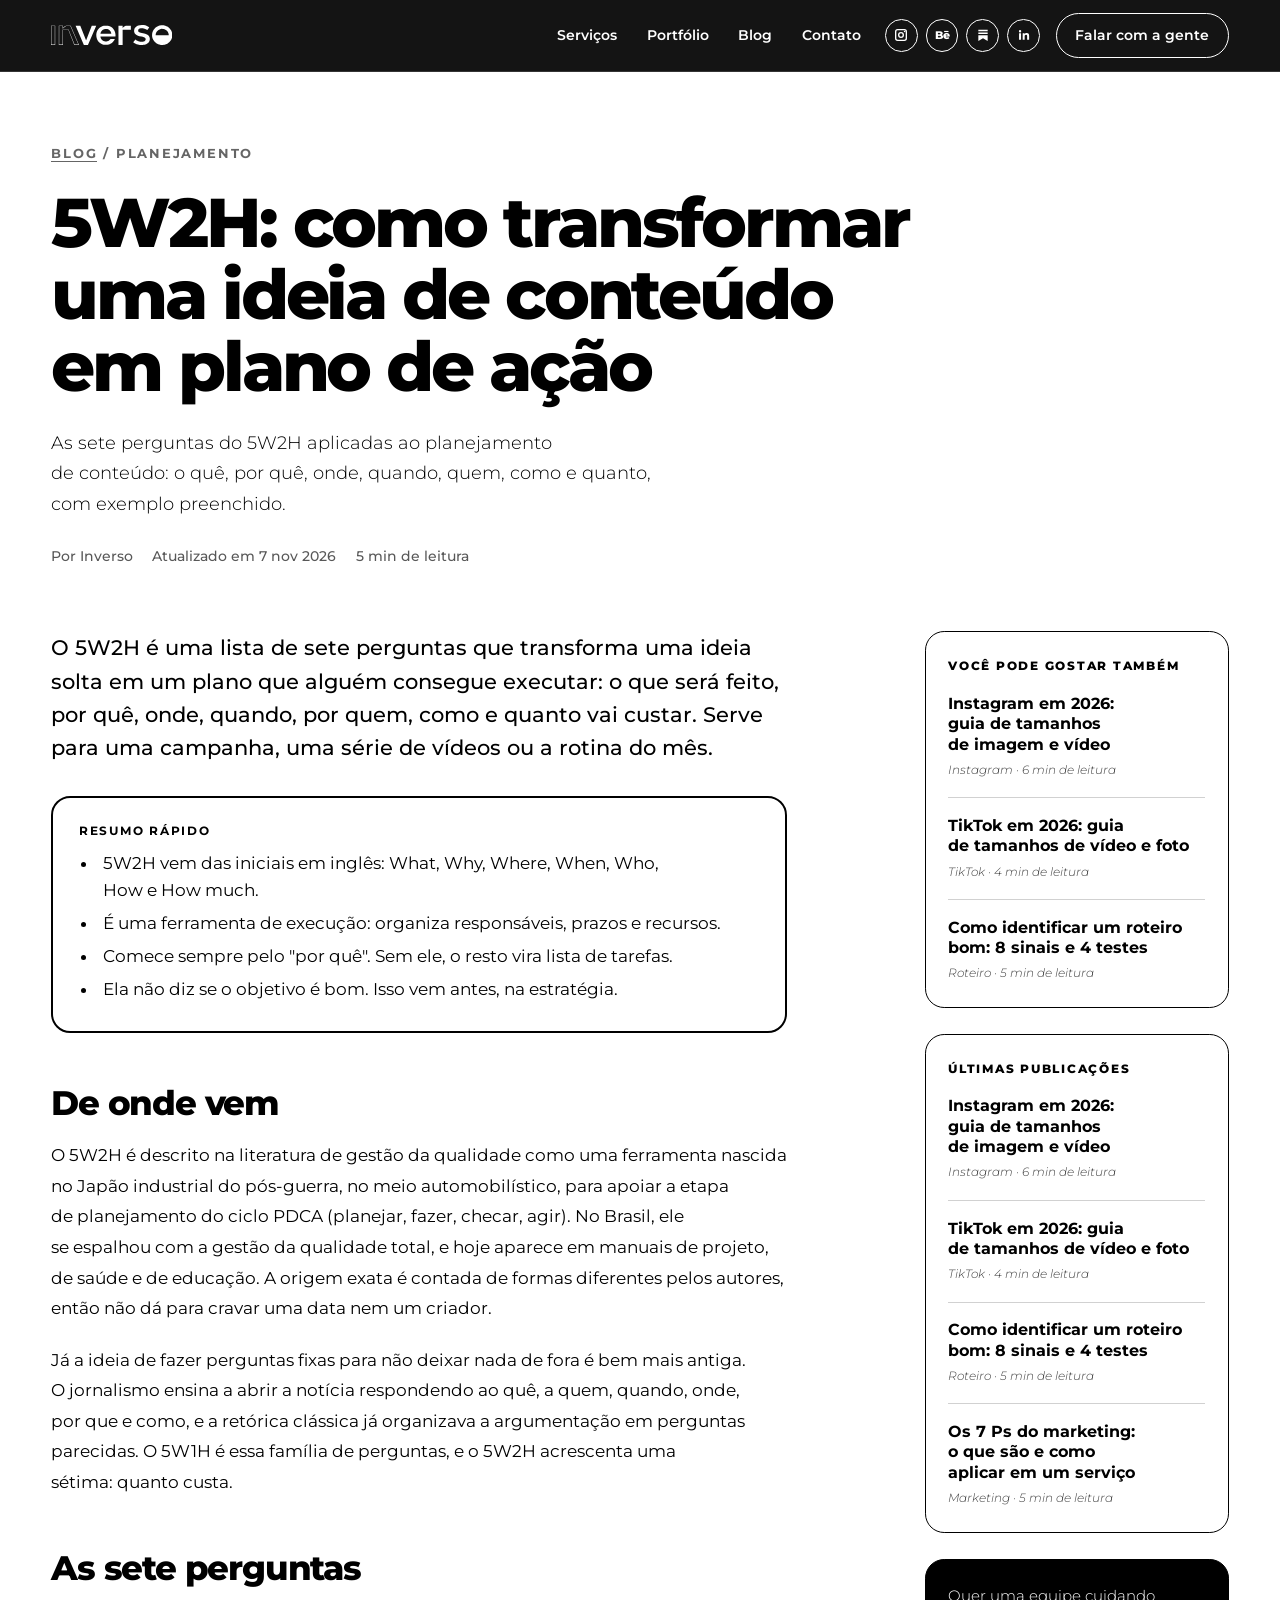
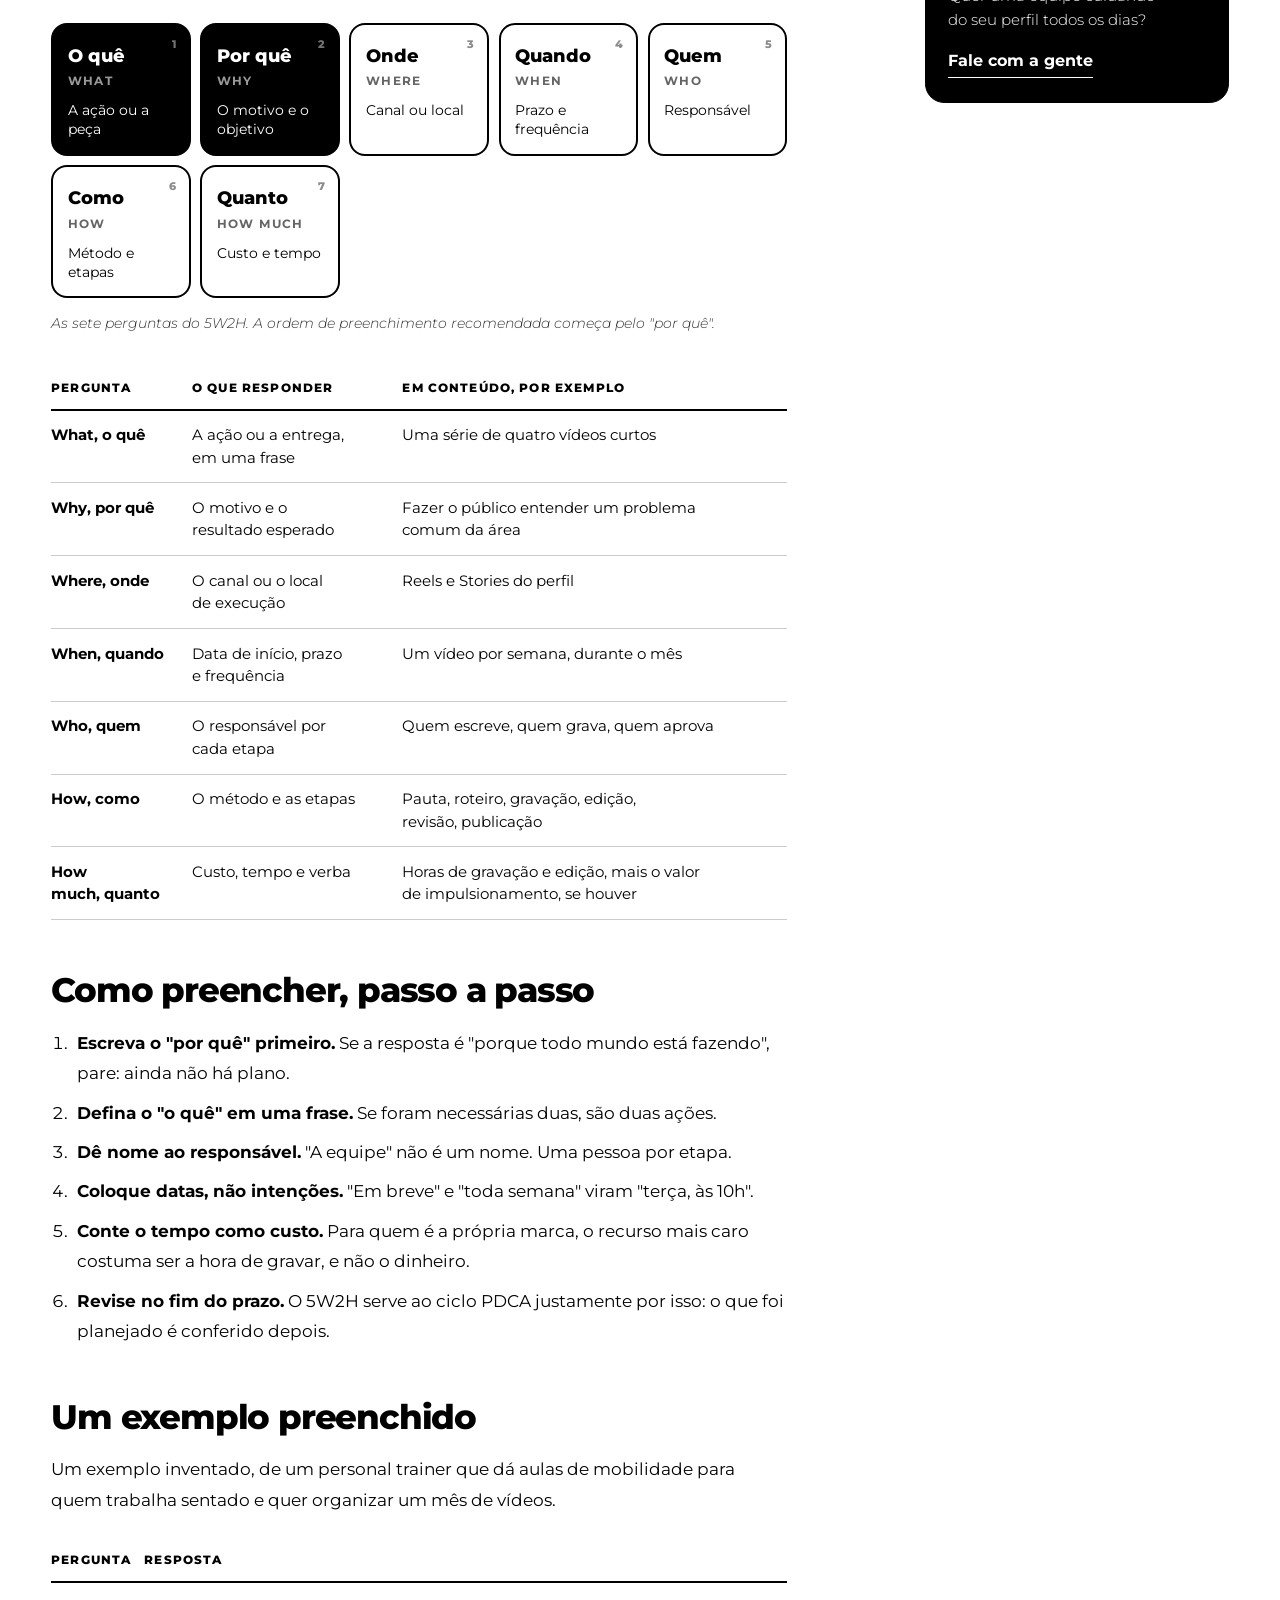
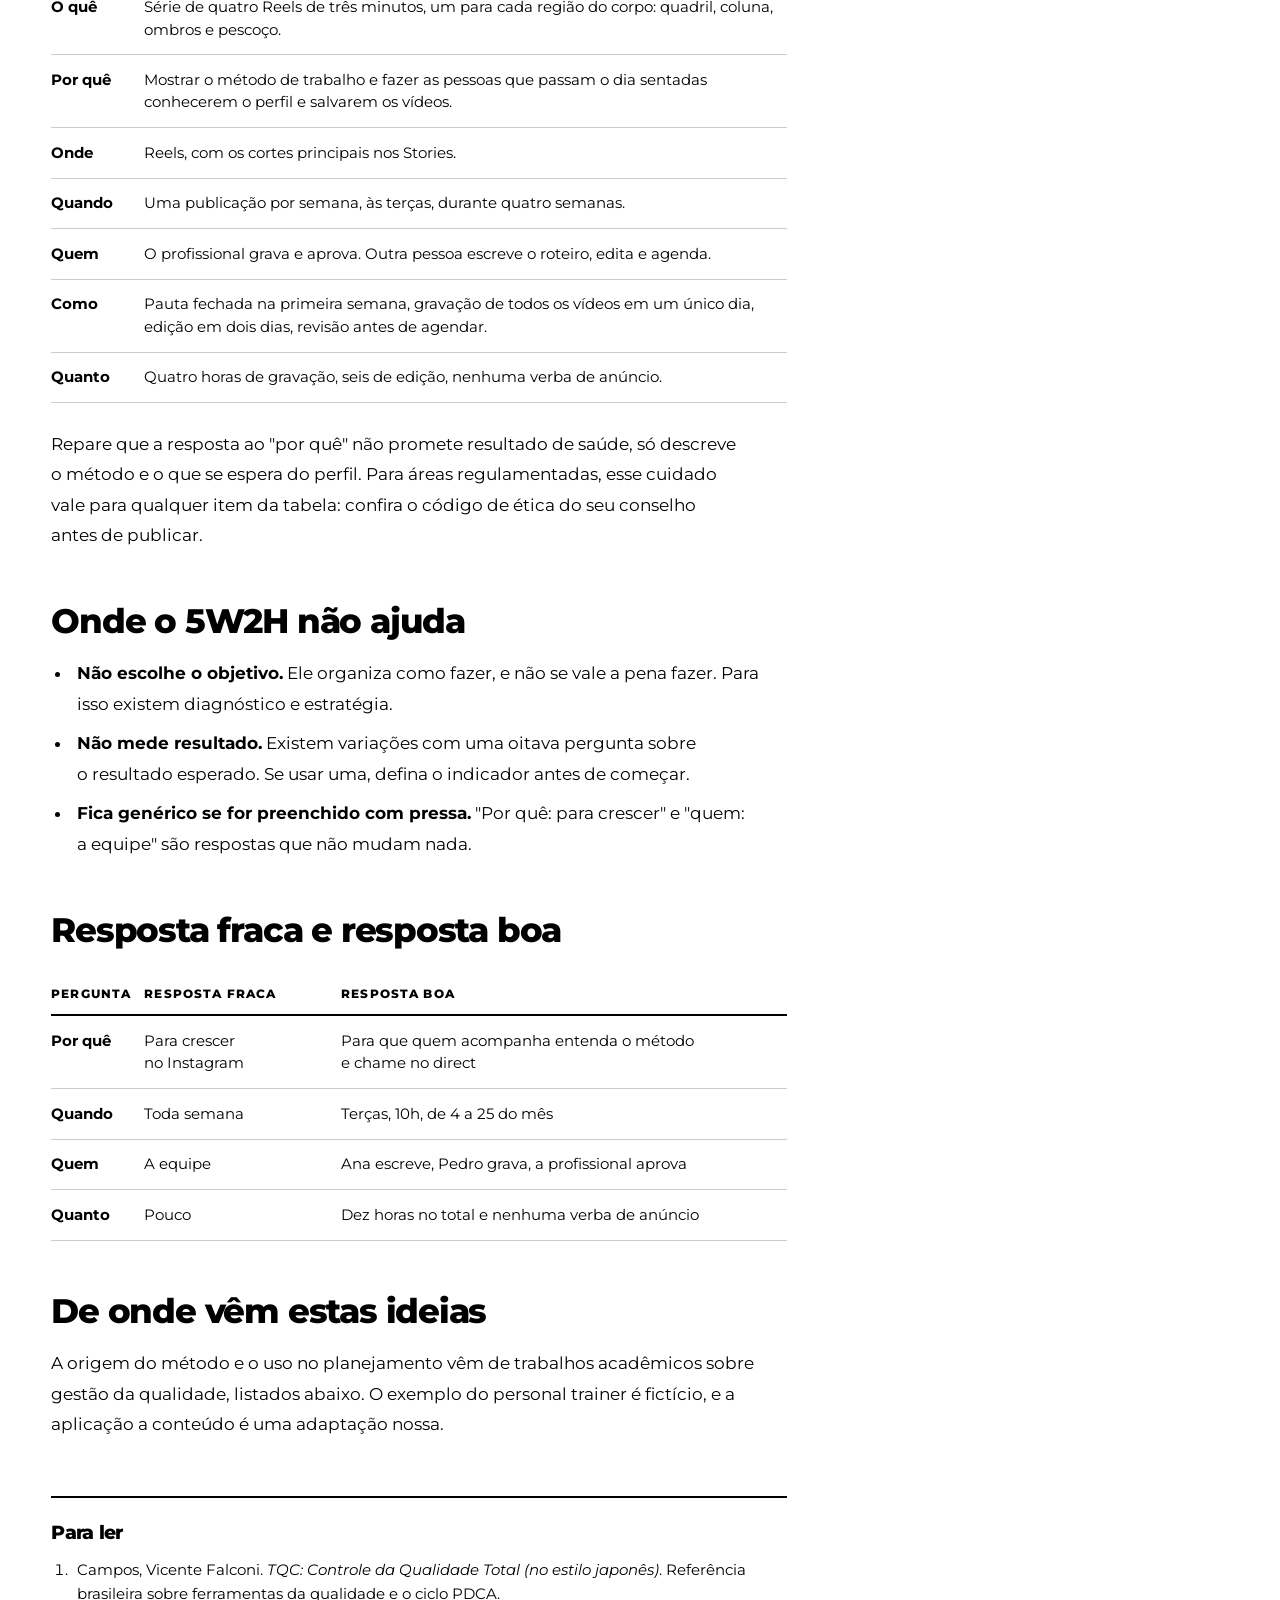
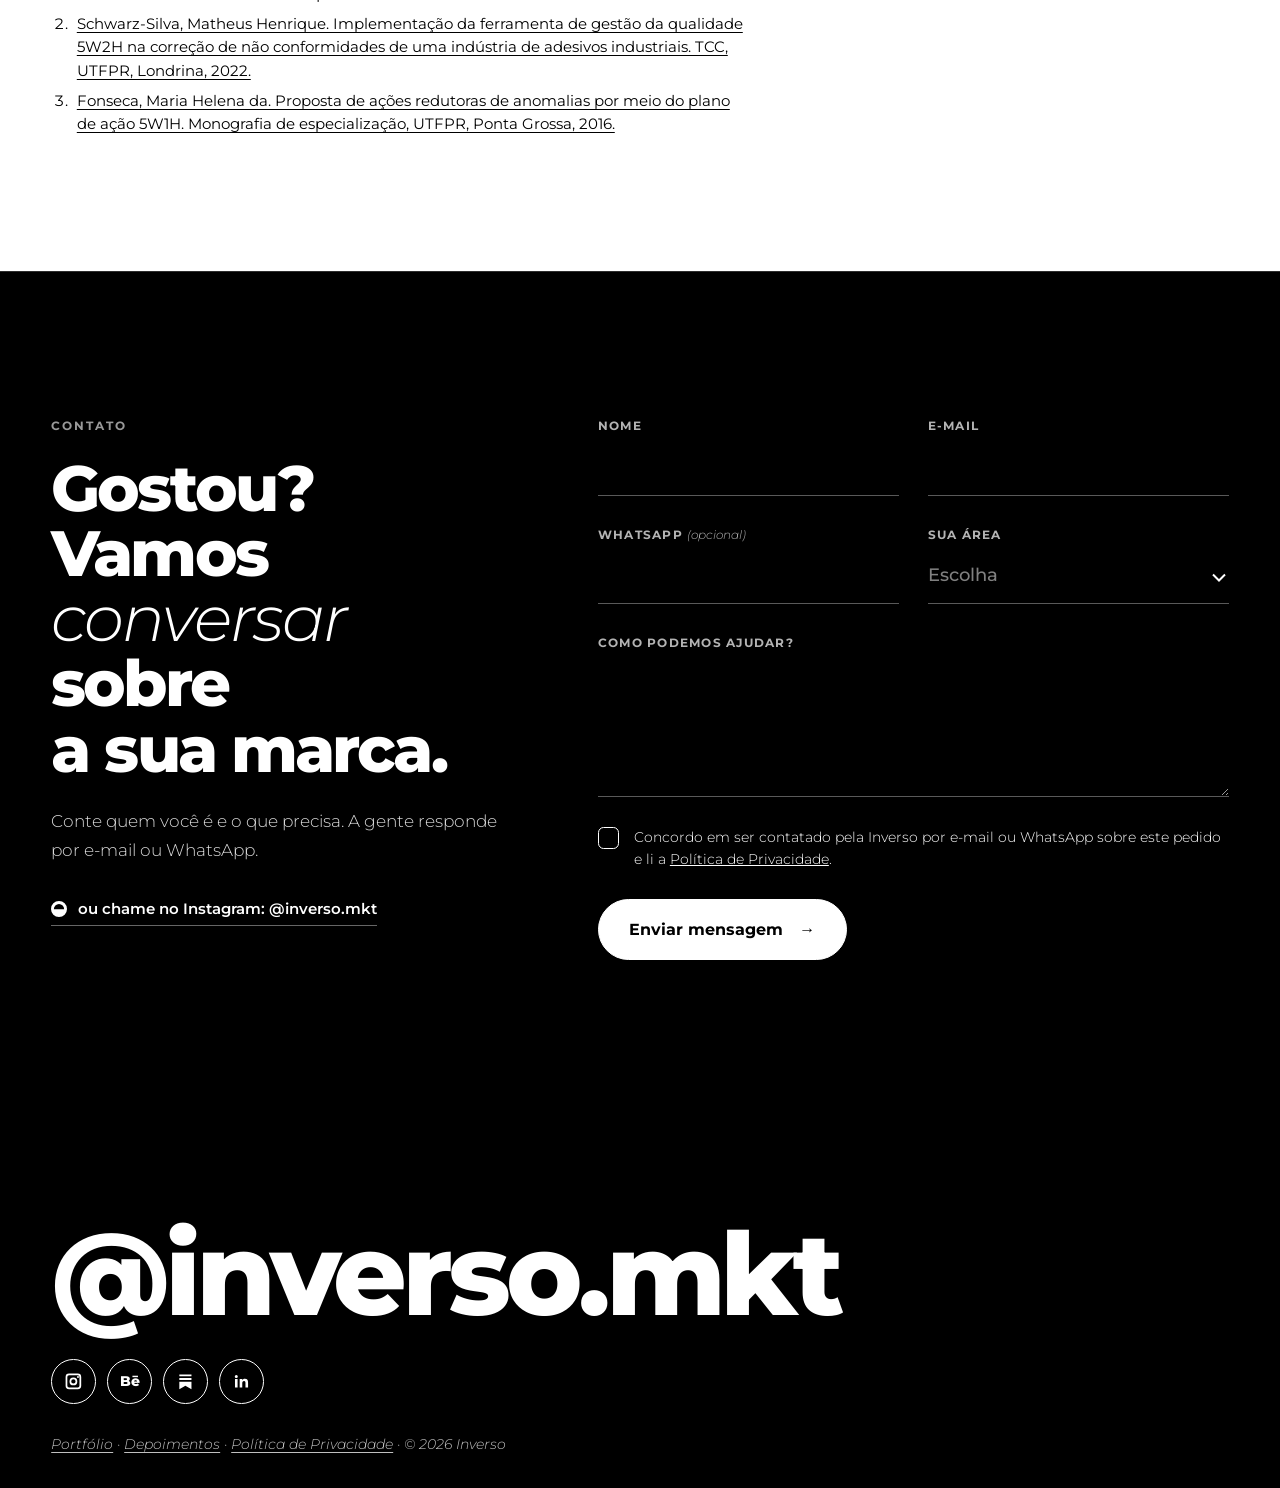
<file: blog/5w2h-plano-de-acao/index.html>
<!DOCTYPE html>
<html lang="pt-BR">
<head>
<meta charset="utf-8">
<meta name="viewport" content="width=device-width, initial-scale=1">
<title>5W2H: como transformar uma ideia de conteúdo em plano de ação | Inverso</title>
<meta name="description" content="As sete perguntas do 5W2H aplicadas ao planejamento de conteúdo: o quê, por quê, onde, quando, quem, como e quanto, com exemplo preenchido.">
<meta name="theme-color" content="#000000">
<link rel="canonical" href="https://inverso-site.inverso-mkt.workers.dev/blog/5w2h-plano-de-acao/">
<meta property="og:type" content="article">
<meta property="og:site_name" content="Inverso">
<meta property="og:title" content="5W2H: como transformar uma ideia de conteúdo em plano de ação | Inverso">
<meta property="og:description" content="As sete perguntas do 5W2H aplicadas ao planejamento de conteúdo: o quê, por quê, onde, quando, quem, como e quanto, com exemplo preenchido.">
<meta property="og:url" content="https://inverso-site.inverso-mkt.workers.dev/blog/5w2h-plano-de-acao/">
<meta property="og:locale" content="pt_BR">
<meta property="og:image" content="https://inverso-site.inverso-mkt.workers.dev/img/og.png">
<meta property="og:image:type" content="image/png">
<meta property="og:image:width" content="1200">
<meta property="og:image:height" content="630">
<meta property="og:image:alt" content="Logo da Inverso, em branco sobre fundo preto">
<meta name="twitter:card" content="summary_large_image">
<meta name="twitter:image" content="https://inverso-site.inverso-mkt.workers.dev/img/og.png">
<link rel="icon" href="/favicon.svg" type="image/svg+xml">
<link rel="preload" href="/fonts/montserrat.woff2" as="font" type="font/woff2" crossorigin>
<script>document.documentElement.classList.add('js')</script>
<link rel="stylesheet" href="/css/style.css">
<link rel="stylesheet" href="/css/site.css">
<script src="/js/site.js" defer></script>
<script type="application/ld+json">{"@context":"https://schema.org","@type":"Article","headline":"5W2H: como transformar uma ideia de conteúdo em plano de ação","description":"As sete perguntas do 5W2H aplicadas ao planejamento de conteúdo: o quê, por quê, onde, quando, quem, como e quanto, com exemplo preenchido.","datePublished":"2026-11-07","dateModified":"2026-11-07","inLanguage":"pt-BR","author":{"@type":"Organization","name":"Inverso"},"publisher":{"@type":"Organization","name":"Inverso"},"mainEntityOfPage":"https://inverso-site.inverso-mkt.workers.dev/blog/5w2h-plano-de-acao/"}</script>
</head>
<body class="bl">
<svg width="0" height="0" style="position:absolute" aria-hidden="true" focusable="false"><symbol id="logo" viewBox="0 0 2162.0 356.5"><path fill="currentColor" fill-rule="evenodd" d="M1423.5 11.5L1333.0 11.5L1314.0 21.0L1300.5 30.5L1288.5 41.5L1278.0 54.5L1277.0 54.0L1277.0 11.5L1202.5 11.5L1203.0 356.5L1277.0 356.0L1277.0 87.5L1279.0 86.0L1424.0 86.0ZM438.5 11.5L586.0 355.5L658.5 356.0L806.5 12.0L726.5 11.5L626.5 270.0L624.5 272.5L522.0 12.0ZM139.5 12.0L139.5 356.0L214.0 356.0L214.0 87.0L215.0 86.0L309.0 86.5L415.5 356.0L499.0 356.0L351.0 11.5L271.0 11.5L256.5 18.5L242.0 27.5L226.0 40.0L215.5 50.5L214.0 50.0L214.0 11.5ZM146.5 18.5L206.5 18.0L207.5 19.0L208.0 68.5L227.0 48.5L239.5 38.0L254.0 28.0L273.5 18.0L345.5 18.0L353.5 34.0L488.5 349.0L421.0 349.5L420.0 348.5L313.0 79.0L208.0 79.0L207.5 348.5L206.5 349.5L147.5 349.5L146.0 347.5ZM0.0 11.5L0.0 356.0L74.5 356.0L74.5 11.5ZM7.5 18.0L67.5 18.5L67.5 348.5L66.5 349.5L8.0 349.5L6.5 348.0L6.5 19.0ZM960.0 11.5L939.5 14.5L912.0 22.5L896.5 29.5L879.0 40.0L861.5 53.5L842.5 74.0L832.0 89.0L822.5 106.5L814.5 127.0L811.5 138.0L807.0 169.0L808.5 202.0L811.5 220.5L815.5 236.0L823.5 257.5L830.5 271.5L837.5 283.0L848.5 297.5L863.0 312.5L872.0 320.0L889.0 331.5L901.5 338.0L922.5 346.0L938.0 350.0L960.0 353.0L994.5 353.0L1004.0 352.0L1033.0 346.0L1052.0 339.0L1068.5 330.5L1085.5 319.0L1094.0 312.0L1113.5 291.5L1127.0 272.0L1138.0 249.0L1062.0 248.5L1053.5 260.5L1044.5 269.5L1029.0 280.5L1019.5 285.0L1002.0 290.5L989.0 292.5L969.5 293.0L955.0 291.5L946.0 289.5L928.5 281.5L915.5 272.5L905.5 263.0L896.0 250.5L890.0 239.5L885.0 226.0L881.5 205.5L1148.5 205.0L1150.0 198.0L1150.0 178.0L1148.5 162.5L1142.0 130.0L1135.0 110.5L1127.0 94.0L1111.0 70.0L1105.0 63.0L1087.5 46.5L1065.5 31.5L1046.5 22.5L1031.5 17.5L1014.0 13.5L998.0 11.5ZM881.5 153.5L885.0 137.0L893.0 118.5L902.0 105.5L914.5 93.0L926.0 85.0L947.0 76.0L967.0 72.0L989.0 71.5L1003.0 73.0L1016.5 77.0L1033.5 86.0L1044.5 94.5L1055.0 105.5L1063.5 118.0L1071.5 137.0L1075.0 155.0L1074.0 156.0L882.5 156.0ZM1967.5 5.5L1936.5 10.5L1923.0 14.5L1905.5 21.5L1886.5 31.5L1873.0 40.5L1860.0 51.0L1845.5 65.5L1834.5 79.0L1826.5 91.0L1818.5 105.5L1811.5 122.0L1806.5 138.0L1802.5 158.5L1801.5 192.0L1803.5 209.0L1808.5 230.5L1815.5 249.5L1822.5 263.5L1840.0 289.5L1863.0 313.0L1878.0 324.5L1893.5 334.0L1910.0 342.0L1929.5 349.0L1958.5 355.0L1969.0 356.0L1995.5 356.0L2013.0 354.0L2031.0 350.0L2046.5 345.0L2065.0 337.0L2080.0 328.5L2095.0 318.0L2112.0 303.0L2123.0 291.0L2140.0 266.5L2149.0 248.5L2155.0 232.5L2159.0 217.5L2162.0 199.5L2162.0 162.0L2159.0 144.0L2155.0 129.0L2149.0 113.0L2140.0 95.0L2129.5 79.0L2119.5 66.5L2097.5 45.5L2087.0 37.5L2072.5 28.5L2056.5 20.5L2038.0 13.5L2006.5 6.5L1982.5 5.0ZM1868.0 156.0L1874.0 138.0L1882.0 123.0L1887.0 116.0L1901.0 100.5L1917.0 88.0L1936.0 78.0L1955.0 72.0L1975.5 69.0L1998.0 70.0L2013.5 73.0L2031.5 79.5L2047.0 88.0L2055.5 94.0L2070.5 108.0L2077.5 116.5L2085.5 129.0L2094.5 150.0L2098.5 170.0L2098.5 183.0L2097.5 184.0L1866.0 184.0L1865.0 182.5ZM1702.0 13.5L1680.0 6.5L1652.0 1.5L1619.0 0.0L1586.5 2.5L1557.0 9.5L1534.0 19.5L1513.5 33.5L1498.5 49.5L1489.5 64.5L1484.5 78.5L1481.5 96.0L1481.5 112.5L1483.5 125.5L1486.5 135.5L1493.5 149.5L1503.0 162.0L1512.5 171.0L1525.0 180.0L1550.0 192.0L1577.0 200.0L1612.5 206.0L1635.0 211.0L1657.0 218.0L1667.5 223.0L1674.0 227.5L1682.0 236.0L1686.5 246.5L1687.5 255.5L1685.5 266.5L1682.0 274.0L1674.5 282.5L1667.5 287.5L1650.0 294.5L1640.5 296.5L1618.0 298.5L1587.5 296.5L1576.0 294.5L1558.5 289.5L1539.5 281.5L1527.0 274.5L1505.0 258.0L1465.5 305.5L1470.5 311.0L1491.5 326.0L1508.5 335.0L1525.5 342.0L1548.5 349.0L1583.0 355.0L1596.0 356.0L1629.5 356.0L1651.5 354.0L1667.5 351.0L1696.5 342.0L1710.5 335.0L1723.0 327.0L1730.5 321.0L1743.0 307.5L1753.0 290.5L1758.0 276.0L1761.0 257.0L1761.0 240.5L1759.0 226.5L1754.0 212.0L1749.5 203.5L1741.0 192.0L1732.5 183.5L1719.5 174.0L1710.0 168.5L1691.5 160.5L1661.5 151.5L1598.0 138.5L1573.5 129.5L1566.5 125.0L1560.0 118.5L1557.0 114.0L1554.0 104.0L1555.0 88.0L1558.5 80.0L1565.5 72.0L1571.0 68.0L1582.0 63.0L1601.0 59.0L1614.0 58.0L1638.5 59.0L1652.0 61.0L1667.5 65.0L1691.5 75.0L1717.0 91.0L1751.0 42.5L1742.5 35.5L1727.0 25.5Z"/></symbol></svg>
<header class="bar">
  <a class="brand" href="/" aria-label="Inverso, início">
    <svg class="brand__logo" viewBox="0 0 2162.0 356.5" aria-hidden="true"><use href="#logo"/></svg>
  </a>
  <nav class="bar__nav" aria-label="Seções">
    <a href="/#servicos">Serviços</a>
    <a href="/portfolio/">Portfólio</a>
    <a href="/blog/">Blog</a>
    <a href="/#contato">Contato</a>
  </nav>
  <div class="dots dots--bar"><a class="dot" href="https://www.instagram.com/inverso.mkt/" target="_blank" rel="noopener me" aria-label="Instagram da Inverso (abre em outra aba)" title="Instagram"><svg viewBox="0 0 24 24" aria-hidden="true"><path fill-rule="evenodd" d="M7 3h10a4 4 0 014 4v10a4 4 0 01-4 4H7a4 4 0 01-4-4V7a4 4 0 014-4zm0 2a2 2 0 00-2 2v10a2 2 0 002 2h10a2 2 0 002-2V7a2 2 0 00-2-2zm5 2.5a4.5 4.5 0 110 9 4.5 4.5 0 010-9zm0 2a2.5 2.5 0 100 5 2.5 2.5 0 000-5zM17.3 5.8a1.1 1.1 0 110 2.2 1.1 1.1 0 010-2.2z"/></svg></a><a class="dot" href="https://www.behance.net/inversocontato" target="_blank" rel="noopener me" aria-label="Behance da Inverso (abre em outra aba)" title="Behance"><span class="dot__t" aria-hidden="true">Bē</span></a><a class="dot" href="https://inversomkt.substack.com" target="_blank" rel="noopener me" aria-label="Substack da Inverso (abre em outra aba)" title="Substack"><svg viewBox="0 0 24 24" aria-hidden="true"><path d="M5 4h14v2.2H5zM5 8.2h14v2.2H5zM5 12.4h14V21l-7-4-7 4z"/></svg></a><a class="dot" href="https://www.linkedin.com/company/inverso-marketing" target="_blank" rel="noopener me" aria-label="LinkedIn da Inverso (abre em outra aba)" title="LinkedIn"><svg viewBox="0 0 24 24" aria-hidden="true"><path d="M4.6 9.2h3V19h-3zM6.1 4.6a1.75 1.75 0 110 3.5 1.75 1.75 0 010-3.5zM10 9.2h2.9v1.35c.5-.95 1.65-1.6 3.1-1.6 3 0 3.7 1.95 3.7 4.5V19h-3v-5c0-1.2 0-2.55-1.65-2.55S13 12.8 13 14v5h-3z"/></svg></a></div>
  <a class="btn" href="/#contato">Falar com a gente</a>
</header>
<main id="topo">
  <div class="bh">
    <p class="bh__k"><a href="/blog/">Blog</a> / Planejamento</p>
    <h1>5W2H: como transformar uma ideia de conteúdo em plano de ação</h1>
    <p class="bh__d">As sete perguntas do 5W2H aplicadas ao planejamento de conteúdo: o quê, por quê, onde, quando, quem, como e quanto, com exemplo preenchido.</p>
    <p class="bh__m"><span>Por Inverso</span><span>Atualizado em 7 nov 2026</span><span>5 min de leitura</span></p>
  </div>
  <div class="bm">
    <article class="art">
<p class="lead">O 5W2H é uma lista de sete perguntas que transforma uma ideia solta em um plano que alguém consegue executar: o que será feito, por quê, onde, quando, por quem, como e quanto vai custar. Serve para uma campanha, uma série de vídeos ou a rotina do mês.</p>

<div class="note"><b>Resumo rápido</b>
<ul>
<li>5W2H vem das iniciais em inglês: What, Why, Where, When, Who, How e How much.</li>
<li>É uma ferramenta de execução: organiza responsáveis, prazos e recursos.</li>
<li>Comece sempre pelo "por quê". Sem ele, o resto vira lista de tarefas.</li>
<li>Ela não diz se o objetivo é bom. Isso vem antes, na estratégia.</li>
</ul></div>

<h2 id="origem">De onde vem</h2>
<p>O 5W2H é descrito na literatura de gestão da qualidade como uma ferramenta nascida no Japão industrial do pós-guerra, no meio automobilístico, para apoiar a etapa de planejamento do ciclo PDCA (planejar, fazer, checar, agir). No Brasil, ele se espalhou com a gestão da qualidade total, e hoje aparece em manuais de projeto, de saúde e de educação. A origem exata é contada de formas diferentes pelos autores, então não dá para cravar uma data nem um criador.</p>
<p>Já a ideia de fazer perguntas fixas para não deixar nada de fora é bem mais antiga. O jornalismo ensina a abrir a notícia respondendo ao quê, a quem, quando, onde, por que e como, e a retórica clássica já organizava a argumentação em perguntas parecidas. O 5W1H é essa família de perguntas, e o 5W2H acrescenta uma sétima: quanto custa.</p>

<h2 id="perguntas">As sete perguntas</h2>
<figure><div class="w2h" role="img" aria-label="As sete perguntas do 5W2H: o quê, por quê, onde, quando, quem, como e quanto."><div class="w2h__c"><i>1</i><b>O quê</b><em>What</em><span>A ação ou a peça</span></div><div class="w2h__c"><i>2</i><b>Por quê</b><em>Why</em><span>O motivo e o objetivo</span></div><div class="w2h__c"><i>3</i><b>Onde</b><em>Where</em><span>Canal ou local</span></div><div class="w2h__c"><i>4</i><b>Quando</b><em>When</em><span>Prazo e frequência</span></div><div class="w2h__c"><i>5</i><b>Quem</b><em>Who</em><span>Responsável</span></div><div class="w2h__c"><i>6</i><b>Como</b><em>How</em><span>Método e etapas</span></div><div class="w2h__c"><i>7</i><b>Quanto</b><em>How much</em><span>Custo e tempo</span></div></div><figcaption>As sete perguntas do 5W2H. A ordem de preenchimento recomendada começa pelo "por quê".</figcaption></figure>
<div class="tbl"><table>
<thead><tr><th>Pergunta</th><th>O que responder</th><th>Em conteúdo, por exemplo</th></tr></thead>
<tbody>
<tr><td>What, o quê</td><td>A ação ou a entrega, em uma frase</td><td>Uma série de quatro vídeos curtos</td></tr>
<tr><td>Why, por quê</td><td>O motivo e o resultado esperado</td><td>Fazer o público entender um problema comum da área</td></tr>
<tr><td>Where, onde</td><td>O canal ou o local de execução</td><td>Reels e Stories do perfil</td></tr>
<tr><td>When, quando</td><td>Data de início, prazo e frequência</td><td>Um vídeo por semana, durante o mês</td></tr>
<tr><td>Who, quem</td><td>O responsável por cada etapa</td><td>Quem escreve, quem grava, quem aprova</td></tr>
<tr><td>How, como</td><td>O método e as etapas</td><td>Pauta, roteiro, gravação, edição, revisão, publicação</td></tr>
<tr><td>How much, quanto</td><td>Custo, tempo e verba</td><td>Horas de gravação e edição, mais o valor de impulsionamento, se houver</td></tr>
</tbody></table></div>

<h2 id="como-usar">Como preencher, passo a passo</h2>
<ol>
<li><b>Escreva o "por quê" primeiro.</b> Se a resposta é "porque todo mundo está fazendo", pare: ainda não há plano.</li>
<li><b>Defina o "o quê" em uma frase.</b> Se foram necessárias duas, são duas ações.</li>
<li><b>Dê nome ao responsável.</b> "A equipe" não é um nome. Uma pessoa por etapa.</li>
<li><b>Coloque datas, não intenções.</b> "Em breve" e "toda semana" viram "terça, às 10h".</li>
<li><b>Conte o tempo como custo.</b> Para quem é a própria marca, o recurso mais caro costuma ser a hora de gravar, e não o dinheiro.</li>
<li><b>Revise no fim do prazo.</b> O 5W2H serve ao ciclo PDCA justamente por isso: o que foi planejado é conferido depois.</li>
</ol>

<h2 id="exemplo">Um exemplo preenchido</h2>
<p>Um exemplo inventado, de um personal trainer que dá aulas de mobilidade para quem trabalha sentado e quer organizar um mês de vídeos.</p>
<div class="tbl"><table>
<thead><tr><th>Pergunta</th><th>Resposta</th></tr></thead>
<tbody>
<tr><td>O quê</td><td>Série de quatro Reels de três minutos, um para cada região do corpo: quadril, coluna, ombros e pescoço.</td></tr>
<tr><td>Por quê</td><td>Mostrar o método de trabalho e fazer as pessoas que passam o dia sentadas conhecerem o perfil e salvarem os vídeos.</td></tr>
<tr><td>Onde</td><td>Reels, com os cortes principais nos Stories.</td></tr>
<tr><td>Quando</td><td>Uma publicação por semana, às terças, durante quatro semanas.</td></tr>
<tr><td>Quem</td><td>O profissional grava e aprova. Outra pessoa escreve o roteiro, edita e agenda.</td></tr>
<tr><td>Como</td><td>Pauta fechada na primeira semana, gravação de todos os vídeos em um único dia, edição em dois dias, revisão antes de agendar.</td></tr>
<tr><td>Quanto</td><td>Quatro horas de gravação, seis de edição, nenhuma verba de anúncio.</td></tr>
</tbody></table></div>
<p>Repare que a resposta ao "por quê" não promete resultado de saúde, só descreve o método e o que se espera do perfil. Para áreas regulamentadas, esse cuidado vale para qualquer item da tabela: confira o código de ética do seu conselho antes de publicar.</p>

<h2 id="limites">Onde o 5W2H não ajuda</h2>
<ul>
<li><b>Não escolhe o objetivo.</b> Ele organiza como fazer, e não se vale a pena fazer. Para isso existem diagnóstico e estratégia.</li>
<li><b>Não mede resultado.</b> Existem variações com uma oitava pergunta sobre o resultado esperado. Se usar uma, defina o indicador antes de começar.</li>
<li><b>Fica genérico se for preenchido com pressa.</b> "Por quê: para crescer" e "quem: a equipe" são respostas que não mudam nada.</li>
</ul>

<h2 id="fraco-bom">Resposta fraca e resposta boa</h2>
<div class="tbl"><table>
<thead><tr><th>Pergunta</th><th>Resposta fraca</th><th>Resposta boa</th></tr></thead>
<tbody>
<tr><td>Por quê</td><td>Para crescer no Instagram</td><td>Para que quem acompanha entenda o método e chame no direct</td></tr>
<tr><td>Quando</td><td>Toda semana</td><td>Terças, 10h, de 4 a 25 do mês</td></tr>
<tr><td>Quem</td><td>A equipe</td><td>Ana escreve, Pedro grava, a profissional aprova</td></tr>
<tr><td>Quanto</td><td>Pouco</td><td>Dez horas no total e nenhuma verba de anúncio</td></tr>
</tbody></table></div>

<h2 id="como-conferimos">De onde vêm estas ideias</h2>
<p>A origem do método e o uso no planejamento vêm de trabalhos acadêmicos sobre gestão da qualidade, listados abaixo. O exemplo do personal trainer é fictício, e a aplicação a conteúdo é uma adaptação nossa.</p>

<div class="src"><h2 id="fontes">Para ler</h2><ol>
<li>Campos, Vicente Falconi. <i>TQC: Controle da Qualidade Total (no estilo japonês)</i>. Referência brasileira sobre ferramentas da qualidade e o ciclo PDCA.</li>
<li><a href="https://riut.utfpr.edu.br/jspui/bitstream/1/29648/1/qualidade5w2hnaoconformidades.pdf" target="_blank" rel="noopener">Schwarz-Silva, Matheus Henrique. Implementação da ferramenta de gestão da qualidade 5W2H na correção de não conformidades de uma indústria de adesivos industriais. TCC, UTFPR, Londrina, 2022.</a></li>
<li><a href="https://repositorio.utfpr.edu.br/jspui/bitstream/1/23251/1/PG_CEEP_2015_1_13.pdf" target="_blank" rel="noopener">Fonseca, Maria Helena da. Proposta de ações redutoras de anomalias por meio do plano de ação 5W1H. Monografia de especialização, UTFPR, Ponta Grossa, 2016.</a></li>
</ol></div>
</article>
    <aside class="side" aria-label="Mais conteúdo">
      <div class="sbox"><h2>Você pode gostar também</h2><ul><li><a href="/blog/instagram-tamanhos-2026/"><b>Instagram em 2026: guia de tamanhos de imagem e vídeo</b><span>Instagram · 6 min de leitura</span></a></li><li><a href="/blog/tiktok-tamanhos-2026/"><b>TikTok em 2026: guia de tamanhos de vídeo e foto</b><span>TikTok · 4 min de leitura</span></a></li><li><a href="/blog/como-identificar-um-roteiro-bom/"><b>Como identificar um roteiro bom: 8 sinais e 4 testes</b><span>Roteiro · 5 min de leitura</span></a></li></ul></div>
      <div class="sbox"><h2>Últimas publicações</h2><ul><li><a href="/blog/instagram-tamanhos-2026/"><b>Instagram em 2026: guia de tamanhos de imagem e vídeo</b><span>Instagram · 6 min de leitura</span></a></li><li><a href="/blog/tiktok-tamanhos-2026/"><b>TikTok em 2026: guia de tamanhos de vídeo e foto</b><span>TikTok · 4 min de leitura</span></a></li><li><a href="/blog/como-identificar-um-roteiro-bom/"><b>Como identificar um roteiro bom: 8 sinais e 4 testes</b><span>Roteiro · 5 min de leitura</span></a></li><li><a href="/blog/7-ps-do-marketing/"><b>Os 7 Ps do marketing: o que são e como aplicar em um serviço</b><span>Marketing · 5 min de leitura</span></a></li></ul></div>
      <div class="sbox sbox--cta"><p>Quer uma equipe cuidando do seu perfil todos os dias?</p><a href="#contato-post">Fale com a gente</a></div>
    </aside>
  </div>
  <section class="ct" id="contato-post" aria-labelledby="ctp-t">
  <div class="ct__in">
    <div class="ct__txt">
      <p class="ct__k">Contato</p>
      <h2 class="ct__t" id="ctp-t">Gostou? Vamos <em>conversar</em> sobre a sua marca.</h2>
      <p class="ct__p">Conte quem você é e o que precisa. A gente responde por e-mail ou WhatsApp.</p>
      <a class="ct__ig" href="https://www.instagram.com/inverso.mkt/" target="_blank" rel="noopener"><span class="ct__dot" aria-hidden="true"></span>ou chame no Instagram: @inverso.mkt</a>
    </div>
    <div class="ct__box">
      <form class="fm" name="contato" method="POST" action="/api/contato" data-origem="post-5w2h-plano-de-acao">
        <input type="hidden" name="origem" value="post-5w2h-plano-de-acao">
        <p class="fm__hp" aria-hidden="true"><label>Não preencha este campo: <input name="bot-field" tabindex="-1" autocomplete="off"></label></p>
        <div class="fm__row">
          <div class="ff"><label for="ctp-nome">Nome</label><input id="ctp-nome" name="nome" type="text" autocomplete="name" required><i aria-hidden="true"></i></div>
          <div class="ff"><label for="ctp-email">E-mail</label><input id="ctp-email" name="email" type="email" autocomplete="email" required><i aria-hidden="true"></i></div>
        </div>
        <div class="fm__row">
          <div class="ff"><label for="ctp-zap">WhatsApp <span>(opcional)</span></label><input id="ctp-zap" name="whatsapp" type="tel" autocomplete="tel" inputmode="tel"><i aria-hidden="true"></i></div>
          <div class="ff ff--s"><label for="ctp-area">Sua área</label><select id="ctp-area" name="area" required><option value="" selected disabled>Escolha</option><option value="Advocacia">Advocacia</option><option value="Medicina">Medicina</option><option value="Odontologia">Odontologia</option><option value="Psicologia">Psicologia</option><option value="Educação e ensino">Educação e ensino</option><option value="Treinamento e esporte">Treinamento e esporte</option><option value="Empreendedorismo">Empreendedorismo</option><option value="Outra área">Outra área</option></select><i aria-hidden="true"></i></div>
        </div>
        <div class="ff"><label for="ctp-msg">Como podemos ajudar?</label><textarea id="ctp-msg" name="mensagem" rows="4" required></textarea><i aria-hidden="true"></i></div>
        <label class="fchk"><input type="checkbox" name="consentimento" value="sim" required><span class="fchk__b" aria-hidden="true"></span><span>Concordo em ser contatado pela Inverso por e-mail ou WhatsApp sobre este pedido e li a <a href="/privacidade/" target="_blank" rel="noopener">Política de Privacidade</a>.</span></label>
        <div class="fm__act">
          <button class="fsub" type="submit"><span class="fsub__t">Enviar mensagem</span><span class="fsub__a" aria-hidden="true">→</span></button>
          <p class="fm__err" role="alert" hidden>Não conseguimos enviar agora. Tente de novo ou chame a gente no Instagram @inverso.mkt.</p>
        </div>
      </form>
      <div class="fok" hidden tabindex="-1">
        <span class="fok__sym" aria-hidden="true"></span>
        <h3>Mensagem recebida.</h3>
        <p>Em breve a gente entra em contato pelo e-mail ou WhatsApp que você informou.</p>
      </div>
    </div>
  </div>
</section>
</main>
<footer class="foot">
  <a class="foot__ig" href="https://www.instagram.com/inverso.mkt/" target="_blank" rel="noopener">@inverso.mkt</a>
  <div class="dots dots--foot"><a class="dot" href="https://www.instagram.com/inverso.mkt/" target="_blank" rel="noopener me" aria-label="Instagram da Inverso (abre em outra aba)" title="Instagram"><svg viewBox="0 0 24 24" aria-hidden="true"><path fill-rule="evenodd" d="M7 3h10a4 4 0 014 4v10a4 4 0 01-4 4H7a4 4 0 01-4-4V7a4 4 0 014-4zm0 2a2 2 0 00-2 2v10a2 2 0 002 2h10a2 2 0 002-2V7a2 2 0 00-2-2zm5 2.5a4.5 4.5 0 110 9 4.5 4.5 0 010-9zm0 2a2.5 2.5 0 100 5 2.5 2.5 0 000-5zM17.3 5.8a1.1 1.1 0 110 2.2 1.1 1.1 0 010-2.2z"/></svg></a><a class="dot" href="https://www.behance.net/inversocontato" target="_blank" rel="noopener me" aria-label="Behance da Inverso (abre em outra aba)" title="Behance"><span class="dot__t" aria-hidden="true">Bē</span></a><a class="dot" href="https://inversomkt.substack.com" target="_blank" rel="noopener me" aria-label="Substack da Inverso (abre em outra aba)" title="Substack"><svg viewBox="0 0 24 24" aria-hidden="true"><path d="M5 4h14v2.2H5zM5 8.2h14v2.2H5zM5 12.4h14V21l-7-4-7 4z"/></svg></a><a class="dot" href="https://www.linkedin.com/company/inverso-marketing" target="_blank" rel="noopener me" aria-label="LinkedIn da Inverso (abre em outra aba)" title="LinkedIn"><svg viewBox="0 0 24 24" aria-hidden="true"><path d="M4.6 9.2h3V19h-3zM6.1 4.6a1.75 1.75 0 110 3.5 1.75 1.75 0 010-3.5zM10 9.2h2.9v1.35c.5-.95 1.65-1.6 3.1-1.6 3 0 3.7 1.95 3.7 4.5V19h-3v-5c0-1.2 0-2.55-1.65-2.55S13 12.8 13 14v5h-3z"/></svg></a></div>
  <p class="foot__small"><a href="/portfolio/">Portfólio</a> · <a href="/depoimentos/">Depoimentos</a> · <a href="/privacidade/">Política de Privacidade</a> · © 2026 Inverso</p>
</footer>
</body>
</html>
</file>
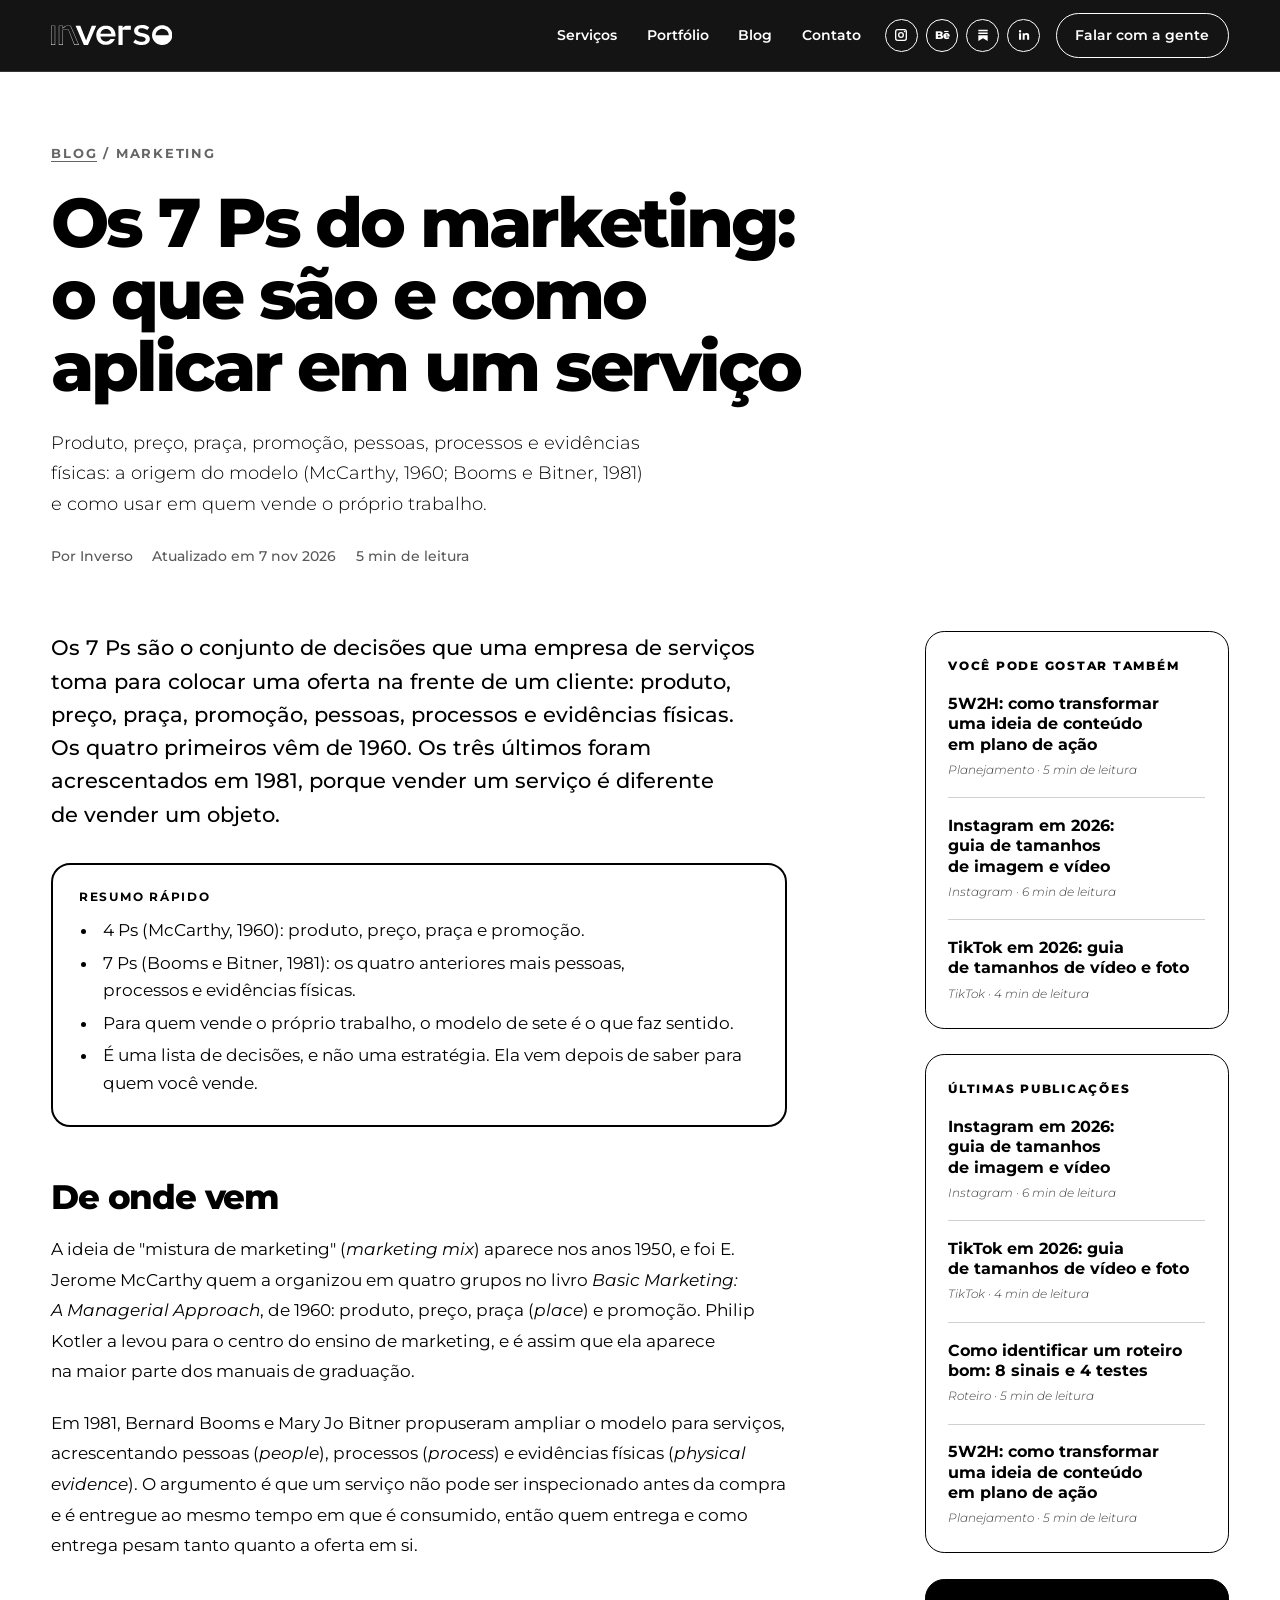
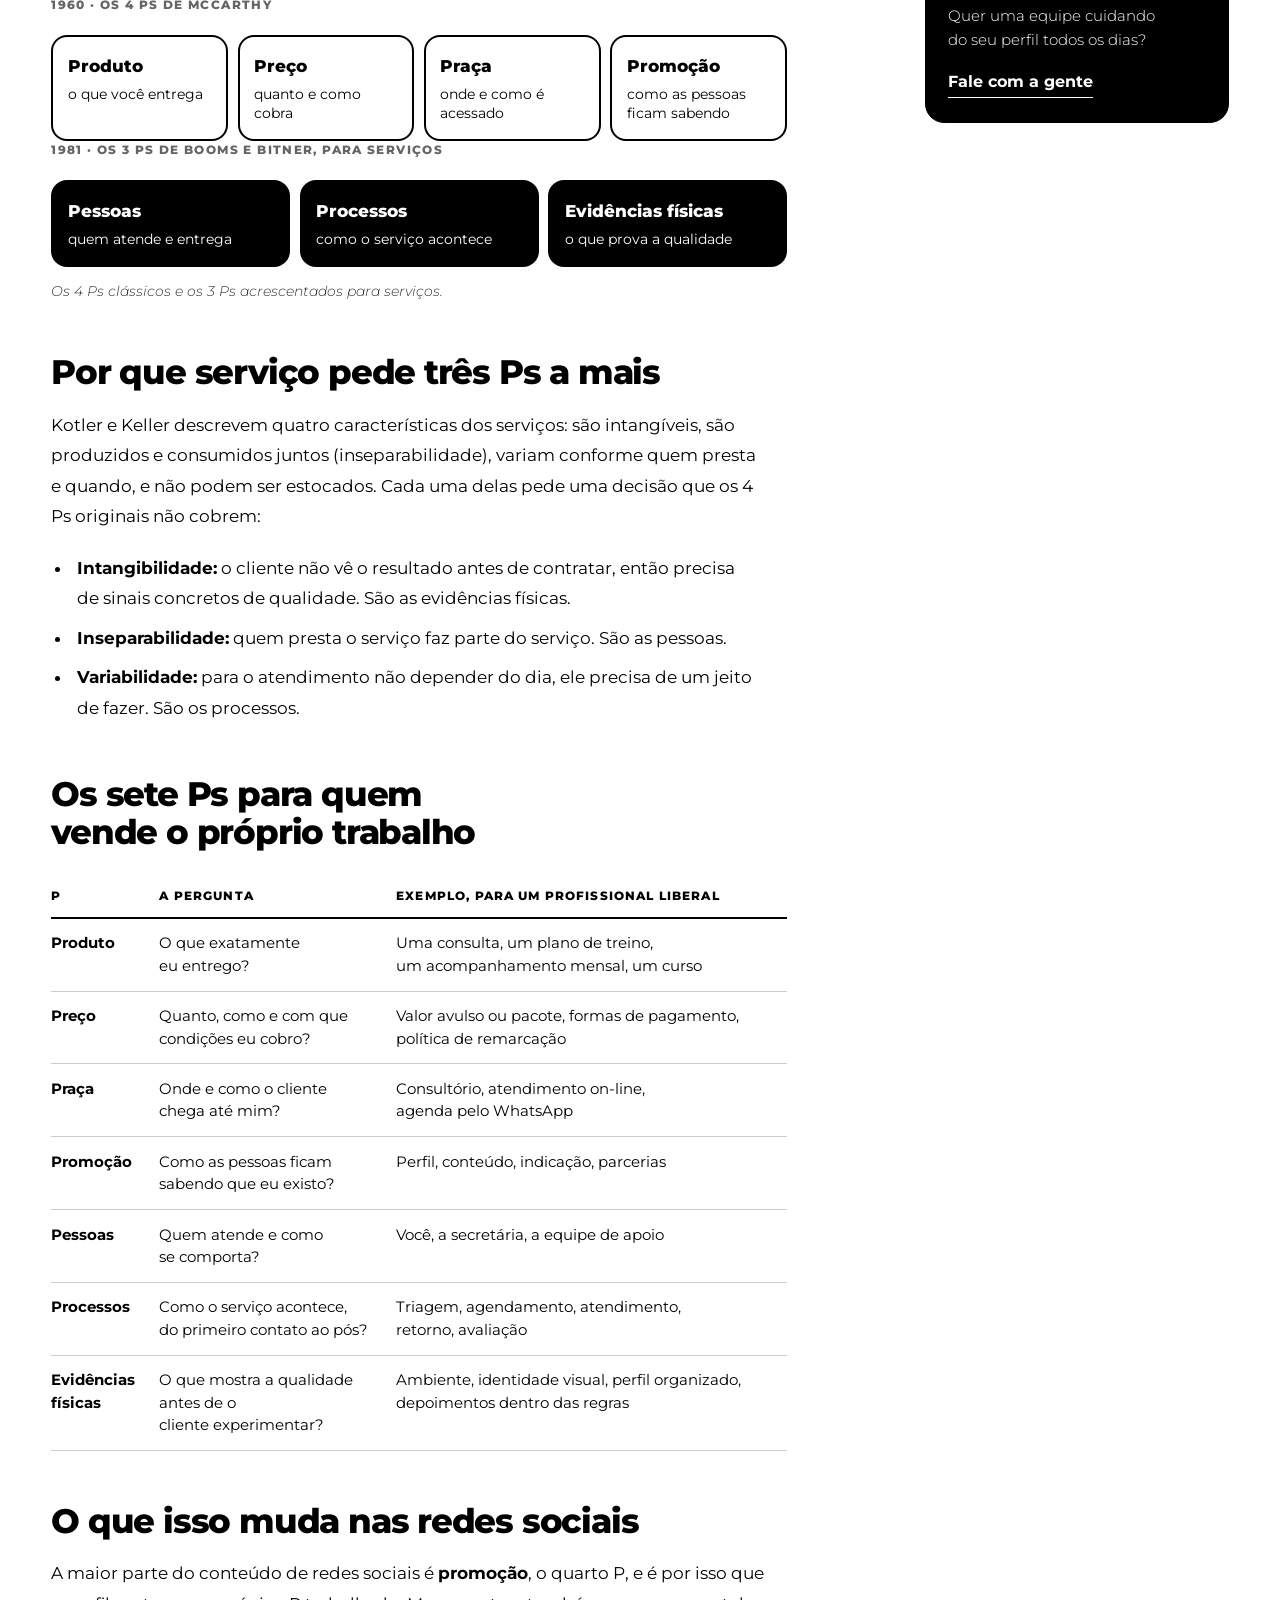
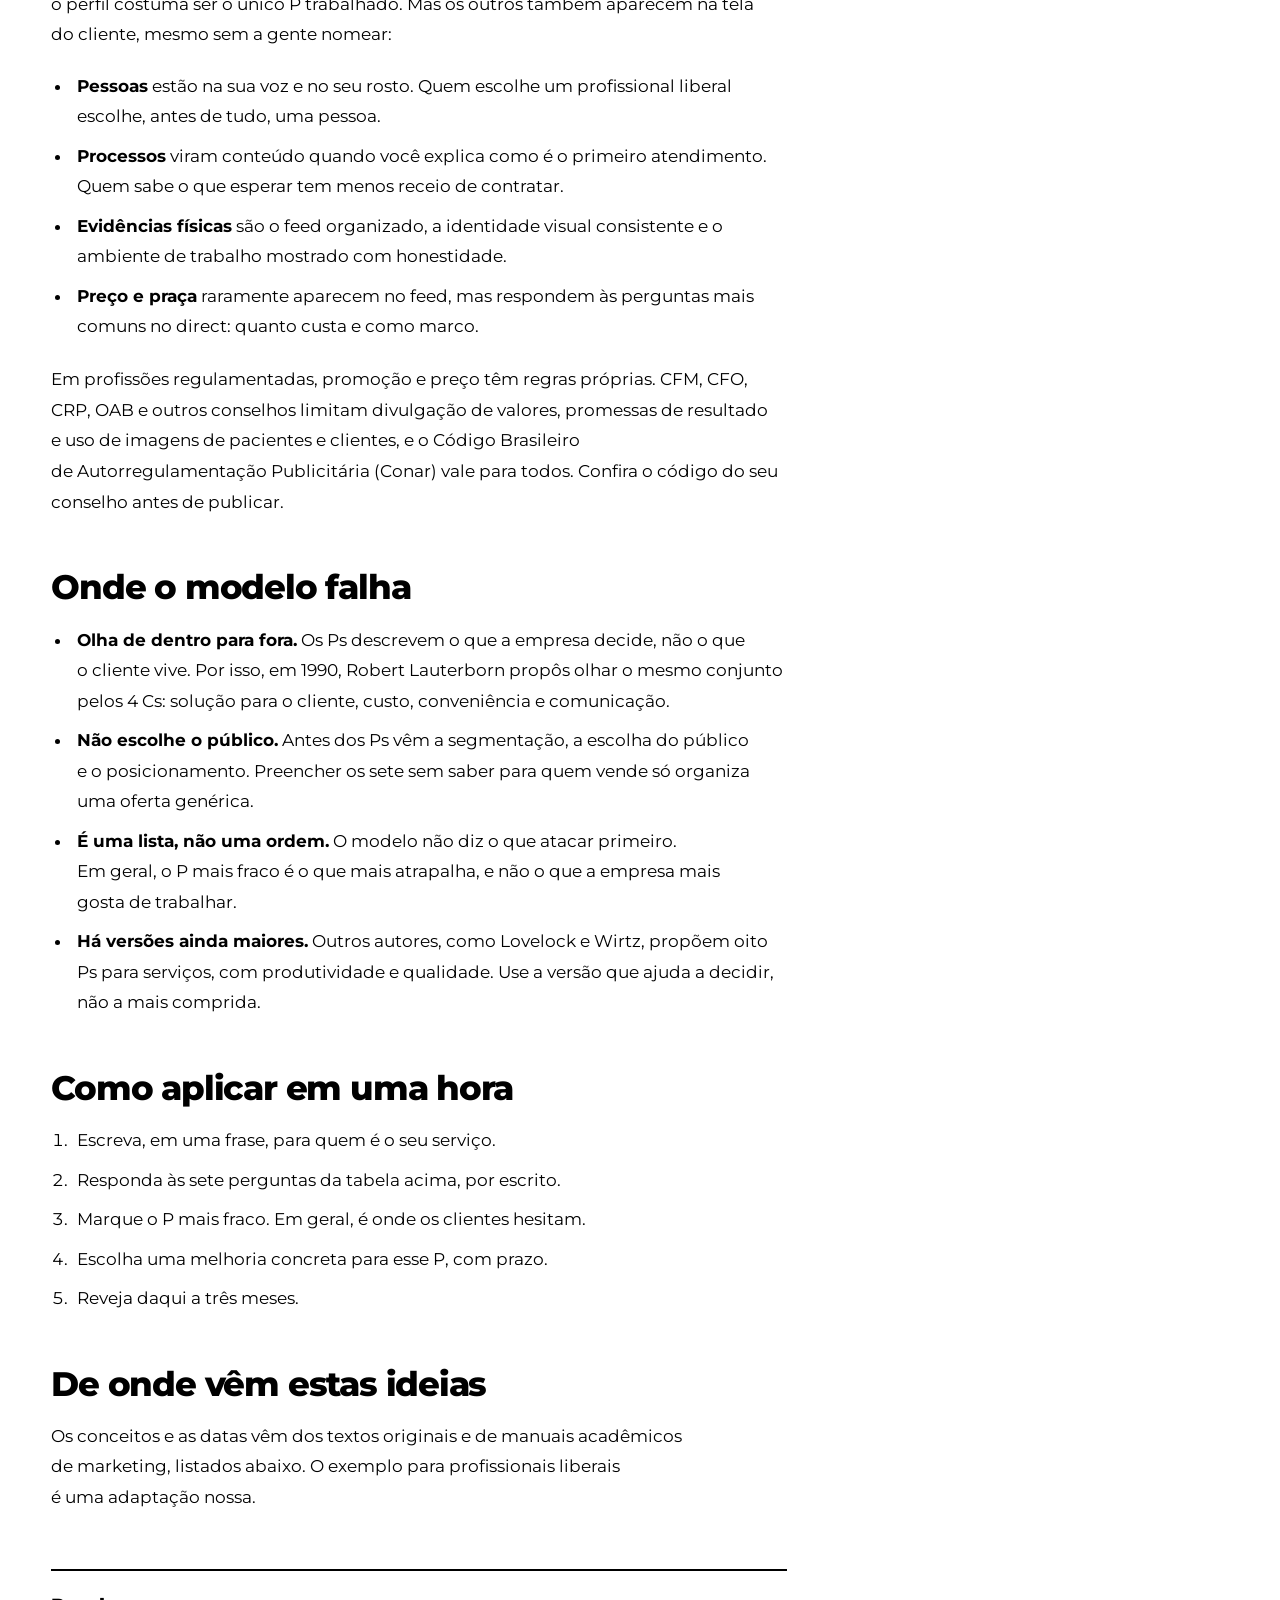
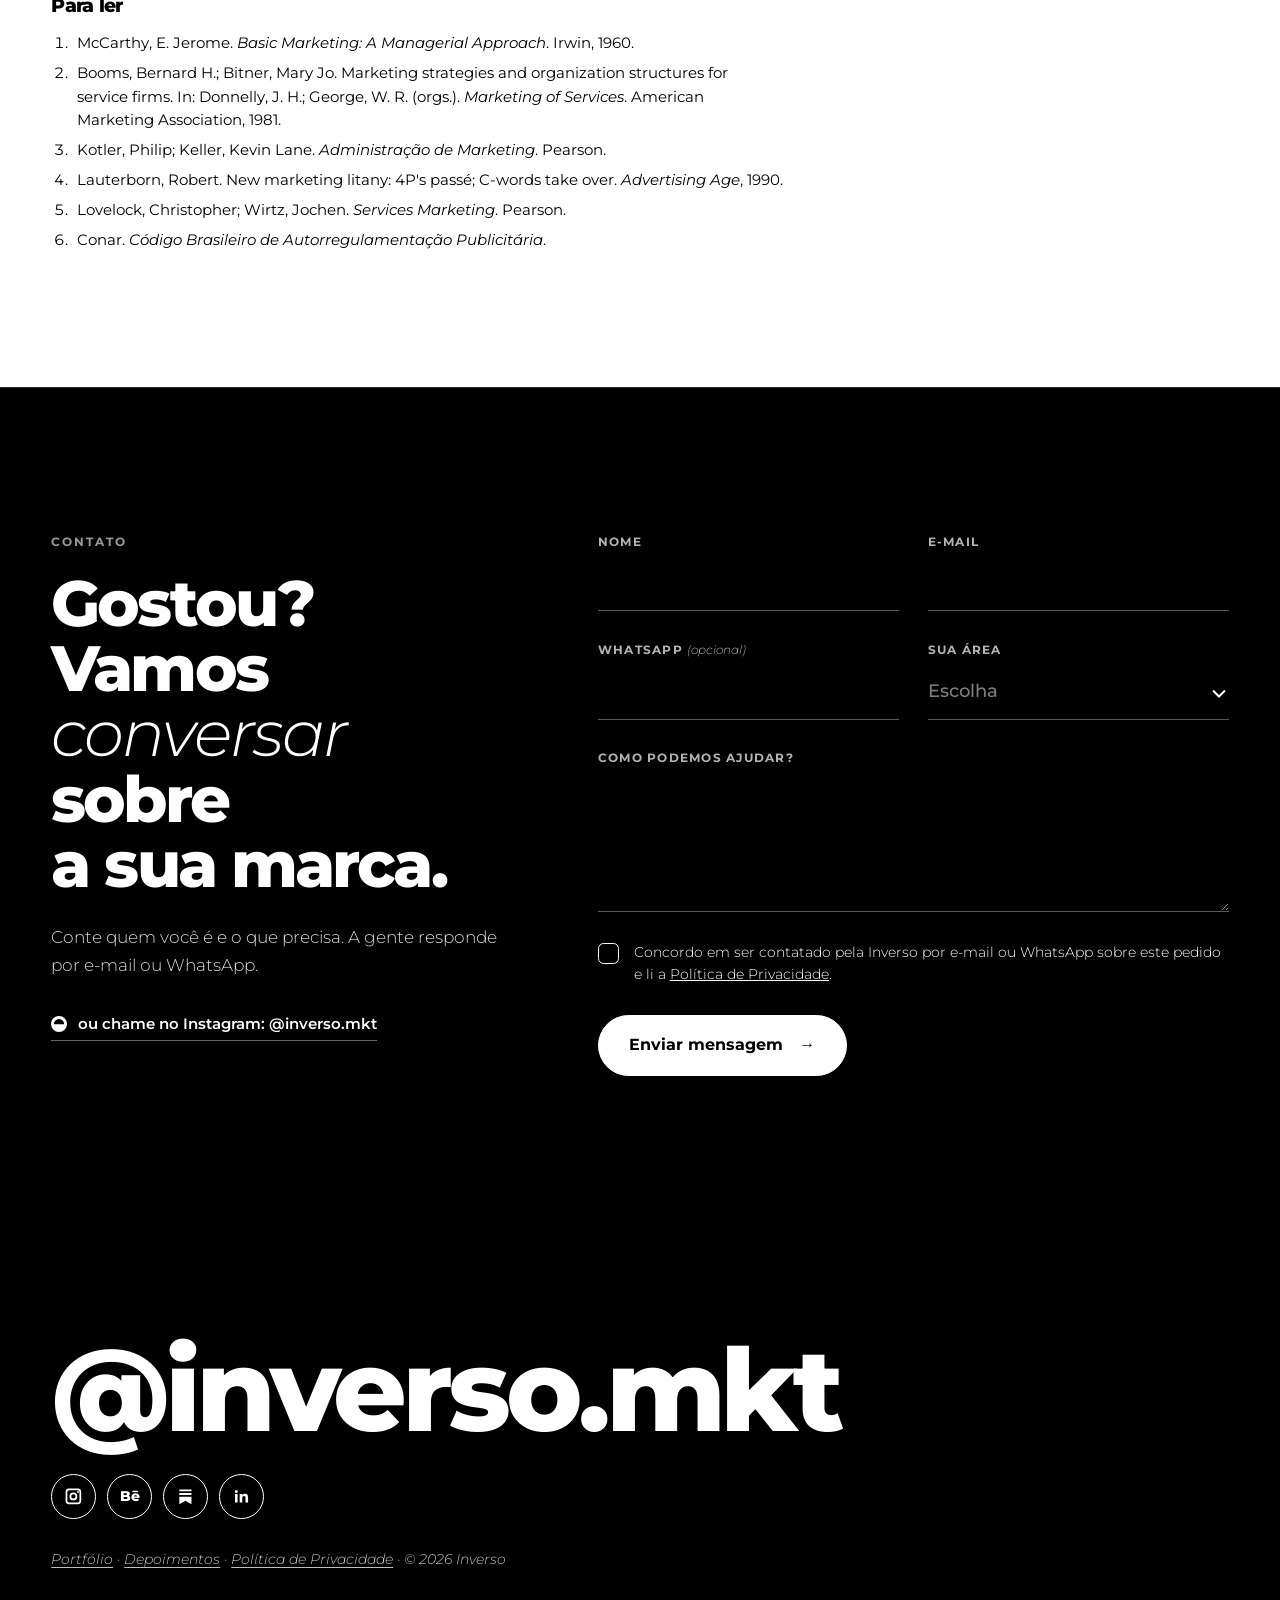
<file: blog/7-ps-do-marketing/index.html>
<!DOCTYPE html>
<html lang="pt-BR">
<head>
<meta charset="utf-8">
<meta name="viewport" content="width=device-width, initial-scale=1">
<title>Os 7 Ps do marketing: o que são e como aplicar em um serviço | Inverso</title>
<meta name="description" content="Produto, preço, praça, promoção, pessoas, processos e evidências físicas: a origem do modelo (McCarthy, 1960; Booms e Bitner, 1981) e como usar em quem vende o próprio trabalho.">
<meta name="theme-color" content="#000000">
<link rel="canonical" href="https://inverso-site.inverso-mkt.workers.dev/blog/7-ps-do-marketing/">
<meta property="og:type" content="article">
<meta property="og:site_name" content="Inverso">
<meta property="og:title" content="Os 7 Ps do marketing: o que são e como aplicar em um serviço | Inverso">
<meta property="og:description" content="Produto, preço, praça, promoção, pessoas, processos e evidências físicas: a origem do modelo (McCarthy, 1960; Booms e Bitner, 1981) e como usar em quem vende o próprio trabalho.">
<meta property="og:url" content="https://inverso-site.inverso-mkt.workers.dev/blog/7-ps-do-marketing/">
<meta property="og:locale" content="pt_BR">
<meta property="og:image" content="https://inverso-site.inverso-mkt.workers.dev/img/og.png">
<meta property="og:image:type" content="image/png">
<meta property="og:image:width" content="1200">
<meta property="og:image:height" content="630">
<meta property="og:image:alt" content="Logo da Inverso, em branco sobre fundo preto">
<meta name="twitter:card" content="summary_large_image">
<meta name="twitter:image" content="https://inverso-site.inverso-mkt.workers.dev/img/og.png">
<link rel="icon" href="/favicon.svg" type="image/svg+xml">
<link rel="preload" href="/fonts/montserrat.woff2" as="font" type="font/woff2" crossorigin>
<script>document.documentElement.classList.add('js')</script>
<link rel="stylesheet" href="/css/style.css">
<link rel="stylesheet" href="/css/site.css">
<script src="/js/site.js" defer></script>
<script type="application/ld+json">{"@context":"https://schema.org","@type":"Article","headline":"Os 7 Ps do marketing: o que são e como aplicar em um serviço","description":"Produto, preço, praça, promoção, pessoas, processos e evidências físicas: a origem do modelo (McCarthy, 1960; Booms e Bitner, 1981) e como usar em quem vende o próprio trabalho.","datePublished":"2026-11-07","dateModified":"2026-11-07","inLanguage":"pt-BR","author":{"@type":"Organization","name":"Inverso"},"publisher":{"@type":"Organization","name":"Inverso"},"mainEntityOfPage":"https://inverso-site.inverso-mkt.workers.dev/blog/7-ps-do-marketing/"}</script>
</head>
<body class="bl">
<svg width="0" height="0" style="position:absolute" aria-hidden="true" focusable="false"><symbol id="logo" viewBox="0 0 2162.0 356.5"><path fill="currentColor" fill-rule="evenodd" d="M1423.5 11.5L1333.0 11.5L1314.0 21.0L1300.5 30.5L1288.5 41.5L1278.0 54.5L1277.0 54.0L1277.0 11.5L1202.5 11.5L1203.0 356.5L1277.0 356.0L1277.0 87.5L1279.0 86.0L1424.0 86.0ZM438.5 11.5L586.0 355.5L658.5 356.0L806.5 12.0L726.5 11.5L626.5 270.0L624.5 272.5L522.0 12.0ZM139.5 12.0L139.5 356.0L214.0 356.0L214.0 87.0L215.0 86.0L309.0 86.5L415.5 356.0L499.0 356.0L351.0 11.5L271.0 11.5L256.5 18.5L242.0 27.5L226.0 40.0L215.5 50.5L214.0 50.0L214.0 11.5ZM146.5 18.5L206.5 18.0L207.5 19.0L208.0 68.5L227.0 48.5L239.5 38.0L254.0 28.0L273.5 18.0L345.5 18.0L353.5 34.0L488.5 349.0L421.0 349.5L420.0 348.5L313.0 79.0L208.0 79.0L207.5 348.5L206.5 349.5L147.5 349.5L146.0 347.5ZM0.0 11.5L0.0 356.0L74.5 356.0L74.5 11.5ZM7.5 18.0L67.5 18.5L67.5 348.5L66.5 349.5L8.0 349.5L6.5 348.0L6.5 19.0ZM960.0 11.5L939.5 14.5L912.0 22.5L896.5 29.5L879.0 40.0L861.5 53.5L842.5 74.0L832.0 89.0L822.5 106.5L814.5 127.0L811.5 138.0L807.0 169.0L808.5 202.0L811.5 220.5L815.5 236.0L823.5 257.5L830.5 271.5L837.5 283.0L848.5 297.5L863.0 312.5L872.0 320.0L889.0 331.5L901.5 338.0L922.5 346.0L938.0 350.0L960.0 353.0L994.5 353.0L1004.0 352.0L1033.0 346.0L1052.0 339.0L1068.5 330.5L1085.5 319.0L1094.0 312.0L1113.5 291.5L1127.0 272.0L1138.0 249.0L1062.0 248.5L1053.5 260.5L1044.5 269.5L1029.0 280.5L1019.5 285.0L1002.0 290.5L989.0 292.5L969.5 293.0L955.0 291.5L946.0 289.5L928.5 281.5L915.5 272.5L905.5 263.0L896.0 250.5L890.0 239.5L885.0 226.0L881.5 205.5L1148.5 205.0L1150.0 198.0L1150.0 178.0L1148.5 162.5L1142.0 130.0L1135.0 110.5L1127.0 94.0L1111.0 70.0L1105.0 63.0L1087.5 46.5L1065.5 31.5L1046.5 22.5L1031.5 17.5L1014.0 13.5L998.0 11.5ZM881.5 153.5L885.0 137.0L893.0 118.5L902.0 105.5L914.5 93.0L926.0 85.0L947.0 76.0L967.0 72.0L989.0 71.5L1003.0 73.0L1016.5 77.0L1033.5 86.0L1044.5 94.5L1055.0 105.5L1063.5 118.0L1071.5 137.0L1075.0 155.0L1074.0 156.0L882.5 156.0ZM1967.5 5.5L1936.5 10.5L1923.0 14.5L1905.5 21.5L1886.5 31.5L1873.0 40.5L1860.0 51.0L1845.5 65.5L1834.5 79.0L1826.5 91.0L1818.5 105.5L1811.5 122.0L1806.5 138.0L1802.5 158.5L1801.5 192.0L1803.5 209.0L1808.5 230.5L1815.5 249.5L1822.5 263.5L1840.0 289.5L1863.0 313.0L1878.0 324.5L1893.5 334.0L1910.0 342.0L1929.5 349.0L1958.5 355.0L1969.0 356.0L1995.5 356.0L2013.0 354.0L2031.0 350.0L2046.5 345.0L2065.0 337.0L2080.0 328.5L2095.0 318.0L2112.0 303.0L2123.0 291.0L2140.0 266.5L2149.0 248.5L2155.0 232.5L2159.0 217.5L2162.0 199.5L2162.0 162.0L2159.0 144.0L2155.0 129.0L2149.0 113.0L2140.0 95.0L2129.5 79.0L2119.5 66.5L2097.5 45.5L2087.0 37.5L2072.5 28.5L2056.5 20.5L2038.0 13.5L2006.5 6.5L1982.5 5.0ZM1868.0 156.0L1874.0 138.0L1882.0 123.0L1887.0 116.0L1901.0 100.5L1917.0 88.0L1936.0 78.0L1955.0 72.0L1975.5 69.0L1998.0 70.0L2013.5 73.0L2031.5 79.5L2047.0 88.0L2055.5 94.0L2070.5 108.0L2077.5 116.5L2085.5 129.0L2094.5 150.0L2098.5 170.0L2098.5 183.0L2097.5 184.0L1866.0 184.0L1865.0 182.5ZM1702.0 13.5L1680.0 6.5L1652.0 1.5L1619.0 0.0L1586.5 2.5L1557.0 9.5L1534.0 19.5L1513.5 33.5L1498.5 49.5L1489.5 64.5L1484.5 78.5L1481.5 96.0L1481.5 112.5L1483.5 125.5L1486.5 135.5L1493.5 149.5L1503.0 162.0L1512.5 171.0L1525.0 180.0L1550.0 192.0L1577.0 200.0L1612.5 206.0L1635.0 211.0L1657.0 218.0L1667.5 223.0L1674.0 227.5L1682.0 236.0L1686.5 246.5L1687.5 255.5L1685.5 266.5L1682.0 274.0L1674.5 282.5L1667.5 287.5L1650.0 294.5L1640.5 296.5L1618.0 298.5L1587.5 296.5L1576.0 294.5L1558.5 289.5L1539.5 281.5L1527.0 274.5L1505.0 258.0L1465.5 305.5L1470.5 311.0L1491.5 326.0L1508.5 335.0L1525.5 342.0L1548.5 349.0L1583.0 355.0L1596.0 356.0L1629.5 356.0L1651.5 354.0L1667.5 351.0L1696.5 342.0L1710.5 335.0L1723.0 327.0L1730.5 321.0L1743.0 307.5L1753.0 290.5L1758.0 276.0L1761.0 257.0L1761.0 240.5L1759.0 226.5L1754.0 212.0L1749.5 203.5L1741.0 192.0L1732.5 183.5L1719.5 174.0L1710.0 168.5L1691.5 160.5L1661.5 151.5L1598.0 138.5L1573.5 129.5L1566.5 125.0L1560.0 118.5L1557.0 114.0L1554.0 104.0L1555.0 88.0L1558.5 80.0L1565.5 72.0L1571.0 68.0L1582.0 63.0L1601.0 59.0L1614.0 58.0L1638.5 59.0L1652.0 61.0L1667.5 65.0L1691.5 75.0L1717.0 91.0L1751.0 42.5L1742.5 35.5L1727.0 25.5Z"/></symbol></svg>
<header class="bar">
  <a class="brand" href="/" aria-label="Inverso, início">
    <svg class="brand__logo" viewBox="0 0 2162.0 356.5" aria-hidden="true"><use href="#logo"/></svg>
  </a>
  <nav class="bar__nav" aria-label="Seções">
    <a href="/#servicos">Serviços</a>
    <a href="/portfolio/">Portfólio</a>
    <a href="/blog/">Blog</a>
    <a href="/#contato">Contato</a>
  </nav>
  <div class="dots dots--bar"><a class="dot" href="https://www.instagram.com/inverso.mkt/" target="_blank" rel="noopener me" aria-label="Instagram da Inverso (abre em outra aba)" title="Instagram"><svg viewBox="0 0 24 24" aria-hidden="true"><path fill-rule="evenodd" d="M7 3h10a4 4 0 014 4v10a4 4 0 01-4 4H7a4 4 0 01-4-4V7a4 4 0 014-4zm0 2a2 2 0 00-2 2v10a2 2 0 002 2h10a2 2 0 002-2V7a2 2 0 00-2-2zm5 2.5a4.5 4.5 0 110 9 4.5 4.5 0 010-9zm0 2a2.5 2.5 0 100 5 2.5 2.5 0 000-5zM17.3 5.8a1.1 1.1 0 110 2.2 1.1 1.1 0 010-2.2z"/></svg></a><a class="dot" href="https://www.behance.net/inversocontato" target="_blank" rel="noopener me" aria-label="Behance da Inverso (abre em outra aba)" title="Behance"><span class="dot__t" aria-hidden="true">Bē</span></a><a class="dot" href="https://inversomkt.substack.com" target="_blank" rel="noopener me" aria-label="Substack da Inverso (abre em outra aba)" title="Substack"><svg viewBox="0 0 24 24" aria-hidden="true"><path d="M5 4h14v2.2H5zM5 8.2h14v2.2H5zM5 12.4h14V21l-7-4-7 4z"/></svg></a><a class="dot" href="https://www.linkedin.com/company/inverso-marketing" target="_blank" rel="noopener me" aria-label="LinkedIn da Inverso (abre em outra aba)" title="LinkedIn"><svg viewBox="0 0 24 24" aria-hidden="true"><path d="M4.6 9.2h3V19h-3zM6.1 4.6a1.75 1.75 0 110 3.5 1.75 1.75 0 010-3.5zM10 9.2h2.9v1.35c.5-.95 1.65-1.6 3.1-1.6 3 0 3.7 1.95 3.7 4.5V19h-3v-5c0-1.2 0-2.55-1.65-2.55S13 12.8 13 14v5h-3z"/></svg></a></div>
  <a class="btn" href="/#contato">Falar com a gente</a>
</header>
<main id="topo">
  <div class="bh">
    <p class="bh__k"><a href="/blog/">Blog</a> / Marketing</p>
    <h1>Os 7 Ps do marketing: o que são e como aplicar em um serviço</h1>
    <p class="bh__d">Produto, preço, praça, promoção, pessoas, processos e evidências físicas: a origem do modelo (McCarthy, 1960; Booms e Bitner, 1981) e como usar em quem vende o próprio trabalho.</p>
    <p class="bh__m"><span>Por Inverso</span><span>Atualizado em 7 nov 2026</span><span>5 min de leitura</span></p>
  </div>
  <div class="bm">
    <article class="art">
<p class="lead">Os 7 Ps são o conjunto de decisões que uma empresa de serviços toma para colocar uma oferta na frente de um cliente: produto, preço, praça, promoção, pessoas, processos e evidências físicas. Os quatro primeiros vêm de 1960. Os três últimos foram acrescentados em 1981, porque vender um serviço é diferente de vender um objeto.</p>

<div class="note"><b>Resumo rápido</b>
<ul>
<li>4 Ps (McCarthy, 1960): produto, preço, praça e promoção.</li>
<li>7 Ps (Booms e Bitner, 1981): os quatro anteriores mais pessoas, processos e evidências físicas.</li>
<li>Para quem vende o próprio trabalho, o modelo de sete é o que faz sentido.</li>
<li>É uma lista de decisões, e não uma estratégia. Ela vem depois de saber para quem você vende.</li>
</ul></div>

<h2 id="origem">De onde vem</h2>
<p>A ideia de "mistura de marketing" (<i>marketing mix</i>) aparece nos anos 1950, e foi E. Jerome McCarthy quem a organizou em quatro grupos no livro <i>Basic Marketing: A Managerial Approach</i>, de 1960: produto, preço, praça (<i>place</i>) e promoção. Philip Kotler a levou para o centro do ensino de marketing, e é assim que ela aparece na maior parte dos manuais de graduação.</p>
<p>Em 1981, Bernard Booms e Mary Jo Bitner propuseram ampliar o modelo para serviços, acrescentando pessoas (<i>people</i>), processos (<i>process</i>) e evidências físicas (<i>physical evidence</i>). O argumento é que um serviço não pode ser inspecionado antes da compra e é entregue ao mesmo tempo em que é consumido, então quem entrega e como entrega pesam tanto quanto a oferta em si.</p>
<figure><div class="p7" role="img" aria-label="Os 4 Ps clássicos e os 3 Ps acrescentados para serviços."><p class="p7__l">1960 · os 4 Ps de McCarthy</p><div class="p7__r p7__r--4"><div class="p7__c"><b>Produto</b><span>o que você entrega</span></div><div class="p7__c"><b>Preço</b><span>quanto e como cobra</span></div><div class="p7__c"><b>Praça</b><span>onde e como é acessado</span></div><div class="p7__c"><b>Promoção</b><span>como as pessoas ficam sabendo</span></div></div><p class="p7__l">1981 · os 3 Ps de Booms e Bitner, para serviços</p><div class="p7__r p7__r--3"><div class="p7__c p7__c--n"><b>Pessoas</b><span>quem atende e entrega</span></div><div class="p7__c p7__c--n"><b>Processos</b><span>como o serviço acontece</span></div><div class="p7__c p7__c--n"><b>Evidências físicas</b><span>o que prova a qualidade</span></div></div></div><figcaption>Os 4 Ps clássicos e os 3 Ps acrescentados para serviços.</figcaption></figure>

<h2 id="por-que-servico">Por que serviço pede três Ps a mais</h2>
<p>Kotler e Keller descrevem quatro características dos serviços: são intangíveis, são produzidos e consumidos juntos (inseparabilidade), variam conforme quem presta e quando, e não podem ser estocados. Cada uma delas pede uma decisão que os 4 Ps originais não cobrem:</p>
<ul>
<li><b>Intangibilidade:</b> o cliente não vê o resultado antes de contratar, então precisa de sinais concretos de qualidade. São as evidências físicas.</li>
<li><b>Inseparabilidade:</b> quem presta o serviço faz parte do serviço. São as pessoas.</li>
<li><b>Variabilidade:</b> para o atendimento não depender do dia, ele precisa de um jeito de fazer. São os processos.</li>
</ul>

<h2 id="tabela">Os sete Ps para quem vende o próprio trabalho</h2>
<div class="tbl"><table>
<thead><tr><th>P</th><th>A pergunta</th><th>Exemplo, para um profissional liberal</th></tr></thead>
<tbody>
<tr><td>Produto</td><td>O que exatamente eu entrego?</td><td>Uma consulta, um plano de treino, um acompanhamento mensal, um curso</td></tr>
<tr><td>Preço</td><td>Quanto, como e com que condições eu cobro?</td><td>Valor avulso ou pacote, formas de pagamento, política de remarcação</td></tr>
<tr><td>Praça</td><td>Onde e como o cliente chega até mim?</td><td>Consultório, atendimento on-line, agenda pelo WhatsApp</td></tr>
<tr><td>Promoção</td><td>Como as pessoas ficam sabendo que eu existo?</td><td>Perfil, conteúdo, indicação, parcerias</td></tr>
<tr><td>Pessoas</td><td>Quem atende e como se comporta?</td><td>Você, a secretária, a equipe de apoio</td></tr>
<tr><td>Processos</td><td>Como o serviço acontece, do primeiro contato ao pós?</td><td>Triagem, agendamento, atendimento, retorno, avaliação</td></tr>
<tr><td>Evidências físicas</td><td>O que mostra a qualidade antes de o cliente experimentar?</td><td>Ambiente, identidade visual, perfil organizado, depoimentos dentro das regras</td></tr>
</tbody></table></div>

<h2 id="redes">O que isso muda nas redes sociais</h2>
<p>A maior parte do conteúdo de redes sociais é <b>promoção</b>, o quarto P, e é por isso que o perfil costuma ser o único P trabalhado. Mas os outros também aparecem na tela do cliente, mesmo sem a gente nomear:</p>
<ul>
<li><b>Pessoas</b> estão na sua voz e no seu rosto. Quem escolhe um profissional liberal escolhe, antes de tudo, uma pessoa.</li>
<li><b>Processos</b> viram conteúdo quando você explica como é o primeiro atendimento. Quem sabe o que esperar tem menos receio de contratar.</li>
<li><b>Evidências físicas</b> são o feed organizado, a identidade visual consistente e o ambiente de trabalho mostrado com honestidade.</li>
<li><b>Preço e praça</b> raramente aparecem no feed, mas respondem às perguntas mais comuns no direct: quanto custa e como marco.</li>
</ul>
<p>Em profissões regulamentadas, promoção e preço têm regras próprias. CFM, CFO, CRP, OAB e outros conselhos limitam divulgação de valores, promessas de resultado e uso de imagens de pacientes e clientes, e o Código Brasileiro de Autorregulamentação Publicitária (Conar) vale para todos. Confira o código do seu conselho antes de publicar.</p>

<h2 id="limites">Onde o modelo falha</h2>
<ul>
<li><b>Olha de dentro para fora.</b> Os Ps descrevem o que a empresa decide, não o que o cliente vive. Por isso, em 1990, Robert Lauterborn propôs olhar o mesmo conjunto pelos 4 Cs: solução para o cliente, custo, conveniência e comunicação.</li>
<li><b>Não escolhe o público.</b> Antes dos Ps vêm a segmentação, a escolha do público e o posicionamento. Preencher os sete sem saber para quem vende só organiza uma oferta genérica.</li>
<li><b>É uma lista, não uma ordem.</b> O modelo não diz o que atacar primeiro. Em geral, o P mais fraco é o que mais atrapalha, e não o que a empresa mais gosta de trabalhar.</li>
<li><b>Há versões ainda maiores.</b> Outros autores, como Lovelock e Wirtz, propõem oito Ps para serviços, com produtividade e qualidade. Use a versão que ajuda a decidir, não a mais comprida.</li>
</ul>

<h2 id="aplicar">Como aplicar em uma hora</h2>
<ol>
<li>Escreva, em uma frase, para quem é o seu serviço.</li>
<li>Responda às sete perguntas da tabela acima, por escrito.</li>
<li>Marque o P mais fraco. Em geral, é onde os clientes hesitam.</li>
<li>Escolha uma melhoria concreta para esse P, com prazo.</li>
<li>Reveja daqui a três meses.</li>
</ol>

<h2 id="como-conferimos">De onde vêm estas ideias</h2>
<p>Os conceitos e as datas vêm dos textos originais e de manuais acadêmicos de marketing, listados abaixo. O exemplo para profissionais liberais é uma adaptação nossa.</p>

<div class="src"><h2 id="fontes">Para ler</h2><ol>
<li>McCarthy, E. Jerome. <i>Basic Marketing: A Managerial Approach</i>. Irwin, 1960.</li>
<li>Booms, Bernard H.; Bitner, Mary Jo. Marketing strategies and organization structures for service firms. In: Donnelly, J. H.; George, W. R. (orgs.). <i>Marketing of Services</i>. American Marketing Association, 1981.</li>
<li>Kotler, Philip; Keller, Kevin Lane. <i>Administração de Marketing</i>. Pearson.</li>
<li>Lauterborn, Robert. New marketing litany: 4P's passé; C-words take over. <i>Advertising Age</i>, 1990.</li>
<li>Lovelock, Christopher; Wirtz, Jochen. <i>Services Marketing</i>. Pearson.</li>
<li>Conar. <i>Código Brasileiro de Autorregulamentação Publicitária</i>.</li>
</ol></div>
</article>
    <aside class="side" aria-label="Mais conteúdo">
      <div class="sbox"><h2>Você pode gostar também</h2><ul><li><a href="/blog/5w2h-plano-de-acao/"><b>5W2H: como transformar uma ideia de conteúdo em plano de ação</b><span>Planejamento · 5 min de leitura</span></a></li><li><a href="/blog/instagram-tamanhos-2026/"><b>Instagram em 2026: guia de tamanhos de imagem e vídeo</b><span>Instagram · 6 min de leitura</span></a></li><li><a href="/blog/tiktok-tamanhos-2026/"><b>TikTok em 2026: guia de tamanhos de vídeo e foto</b><span>TikTok · 4 min de leitura</span></a></li></ul></div>
      <div class="sbox"><h2>Últimas publicações</h2><ul><li><a href="/blog/instagram-tamanhos-2026/"><b>Instagram em 2026: guia de tamanhos de imagem e vídeo</b><span>Instagram · 6 min de leitura</span></a></li><li><a href="/blog/tiktok-tamanhos-2026/"><b>TikTok em 2026: guia de tamanhos de vídeo e foto</b><span>TikTok · 4 min de leitura</span></a></li><li><a href="/blog/como-identificar-um-roteiro-bom/"><b>Como identificar um roteiro bom: 8 sinais e 4 testes</b><span>Roteiro · 5 min de leitura</span></a></li><li><a href="/blog/5w2h-plano-de-acao/"><b>5W2H: como transformar uma ideia de conteúdo em plano de ação</b><span>Planejamento · 5 min de leitura</span></a></li></ul></div>
      <div class="sbox sbox--cta"><p>Quer uma equipe cuidando do seu perfil todos os dias?</p><a href="#contato-post">Fale com a gente</a></div>
    </aside>
  </div>
  <section class="ct" id="contato-post" aria-labelledby="ctp-t">
  <div class="ct__in">
    <div class="ct__txt">
      <p class="ct__k">Contato</p>
      <h2 class="ct__t" id="ctp-t">Gostou? Vamos <em>conversar</em> sobre a sua marca.</h2>
      <p class="ct__p">Conte quem você é e o que precisa. A gente responde por e-mail ou WhatsApp.</p>
      <a class="ct__ig" href="https://www.instagram.com/inverso.mkt/" target="_blank" rel="noopener"><span class="ct__dot" aria-hidden="true"></span>ou chame no Instagram: @inverso.mkt</a>
    </div>
    <div class="ct__box">
      <form class="fm" name="contato" method="POST" action="/api/contato" data-origem="post-7-ps-do-marketing">
        <input type="hidden" name="origem" value="post-7-ps-do-marketing">
        <p class="fm__hp" aria-hidden="true"><label>Não preencha este campo: <input name="bot-field" tabindex="-1" autocomplete="off"></label></p>
        <div class="fm__row">
          <div class="ff"><label for="ctp-nome">Nome</label><input id="ctp-nome" name="nome" type="text" autocomplete="name" required><i aria-hidden="true"></i></div>
          <div class="ff"><label for="ctp-email">E-mail</label><input id="ctp-email" name="email" type="email" autocomplete="email" required><i aria-hidden="true"></i></div>
        </div>
        <div class="fm__row">
          <div class="ff"><label for="ctp-zap">WhatsApp <span>(opcional)</span></label><input id="ctp-zap" name="whatsapp" type="tel" autocomplete="tel" inputmode="tel"><i aria-hidden="true"></i></div>
          <div class="ff ff--s"><label for="ctp-area">Sua área</label><select id="ctp-area" name="area" required><option value="" selected disabled>Escolha</option><option value="Advocacia">Advocacia</option><option value="Medicina">Medicina</option><option value="Odontologia">Odontologia</option><option value="Psicologia">Psicologia</option><option value="Educação e ensino">Educação e ensino</option><option value="Treinamento e esporte">Treinamento e esporte</option><option value="Empreendedorismo">Empreendedorismo</option><option value="Outra área">Outra área</option></select><i aria-hidden="true"></i></div>
        </div>
        <div class="ff"><label for="ctp-msg">Como podemos ajudar?</label><textarea id="ctp-msg" name="mensagem" rows="4" required></textarea><i aria-hidden="true"></i></div>
        <label class="fchk"><input type="checkbox" name="consentimento" value="sim" required><span class="fchk__b" aria-hidden="true"></span><span>Concordo em ser contatado pela Inverso por e-mail ou WhatsApp sobre este pedido e li a <a href="/privacidade/" target="_blank" rel="noopener">Política de Privacidade</a>.</span></label>
        <div class="fm__act">
          <button class="fsub" type="submit"><span class="fsub__t">Enviar mensagem</span><span class="fsub__a" aria-hidden="true">→</span></button>
          <p class="fm__err" role="alert" hidden>Não conseguimos enviar agora. Tente de novo ou chame a gente no Instagram @inverso.mkt.</p>
        </div>
      </form>
      <div class="fok" hidden tabindex="-1">
        <span class="fok__sym" aria-hidden="true"></span>
        <h3>Mensagem recebida.</h3>
        <p>Em breve a gente entra em contato pelo e-mail ou WhatsApp que você informou.</p>
      </div>
    </div>
  </div>
</section>
</main>
<footer class="foot">
  <a class="foot__ig" href="https://www.instagram.com/inverso.mkt/" target="_blank" rel="noopener">@inverso.mkt</a>
  <div class="dots dots--foot"><a class="dot" href="https://www.instagram.com/inverso.mkt/" target="_blank" rel="noopener me" aria-label="Instagram da Inverso (abre em outra aba)" title="Instagram"><svg viewBox="0 0 24 24" aria-hidden="true"><path fill-rule="evenodd" d="M7 3h10a4 4 0 014 4v10a4 4 0 01-4 4H7a4 4 0 01-4-4V7a4 4 0 014-4zm0 2a2 2 0 00-2 2v10a2 2 0 002 2h10a2 2 0 002-2V7a2 2 0 00-2-2zm5 2.5a4.5 4.5 0 110 9 4.5 4.5 0 010-9zm0 2a2.5 2.5 0 100 5 2.5 2.5 0 000-5zM17.3 5.8a1.1 1.1 0 110 2.2 1.1 1.1 0 010-2.2z"/></svg></a><a class="dot" href="https://www.behance.net/inversocontato" target="_blank" rel="noopener me" aria-label="Behance da Inverso (abre em outra aba)" title="Behance"><span class="dot__t" aria-hidden="true">Bē</span></a><a class="dot" href="https://inversomkt.substack.com" target="_blank" rel="noopener me" aria-label="Substack da Inverso (abre em outra aba)" title="Substack"><svg viewBox="0 0 24 24" aria-hidden="true"><path d="M5 4h14v2.2H5zM5 8.2h14v2.2H5zM5 12.4h14V21l-7-4-7 4z"/></svg></a><a class="dot" href="https://www.linkedin.com/company/inverso-marketing" target="_blank" rel="noopener me" aria-label="LinkedIn da Inverso (abre em outra aba)" title="LinkedIn"><svg viewBox="0 0 24 24" aria-hidden="true"><path d="M4.6 9.2h3V19h-3zM6.1 4.6a1.75 1.75 0 110 3.5 1.75 1.75 0 010-3.5zM10 9.2h2.9v1.35c.5-.95 1.65-1.6 3.1-1.6 3 0 3.7 1.95 3.7 4.5V19h-3v-5c0-1.2 0-2.55-1.65-2.55S13 12.8 13 14v5h-3z"/></svg></a></div>
  <p class="foot__small"><a href="/portfolio/">Portfólio</a> · <a href="/depoimentos/">Depoimentos</a> · <a href="/privacidade/">Política de Privacidade</a> · © 2026 Inverso</p>
</footer>
</body>
</html>
</file>
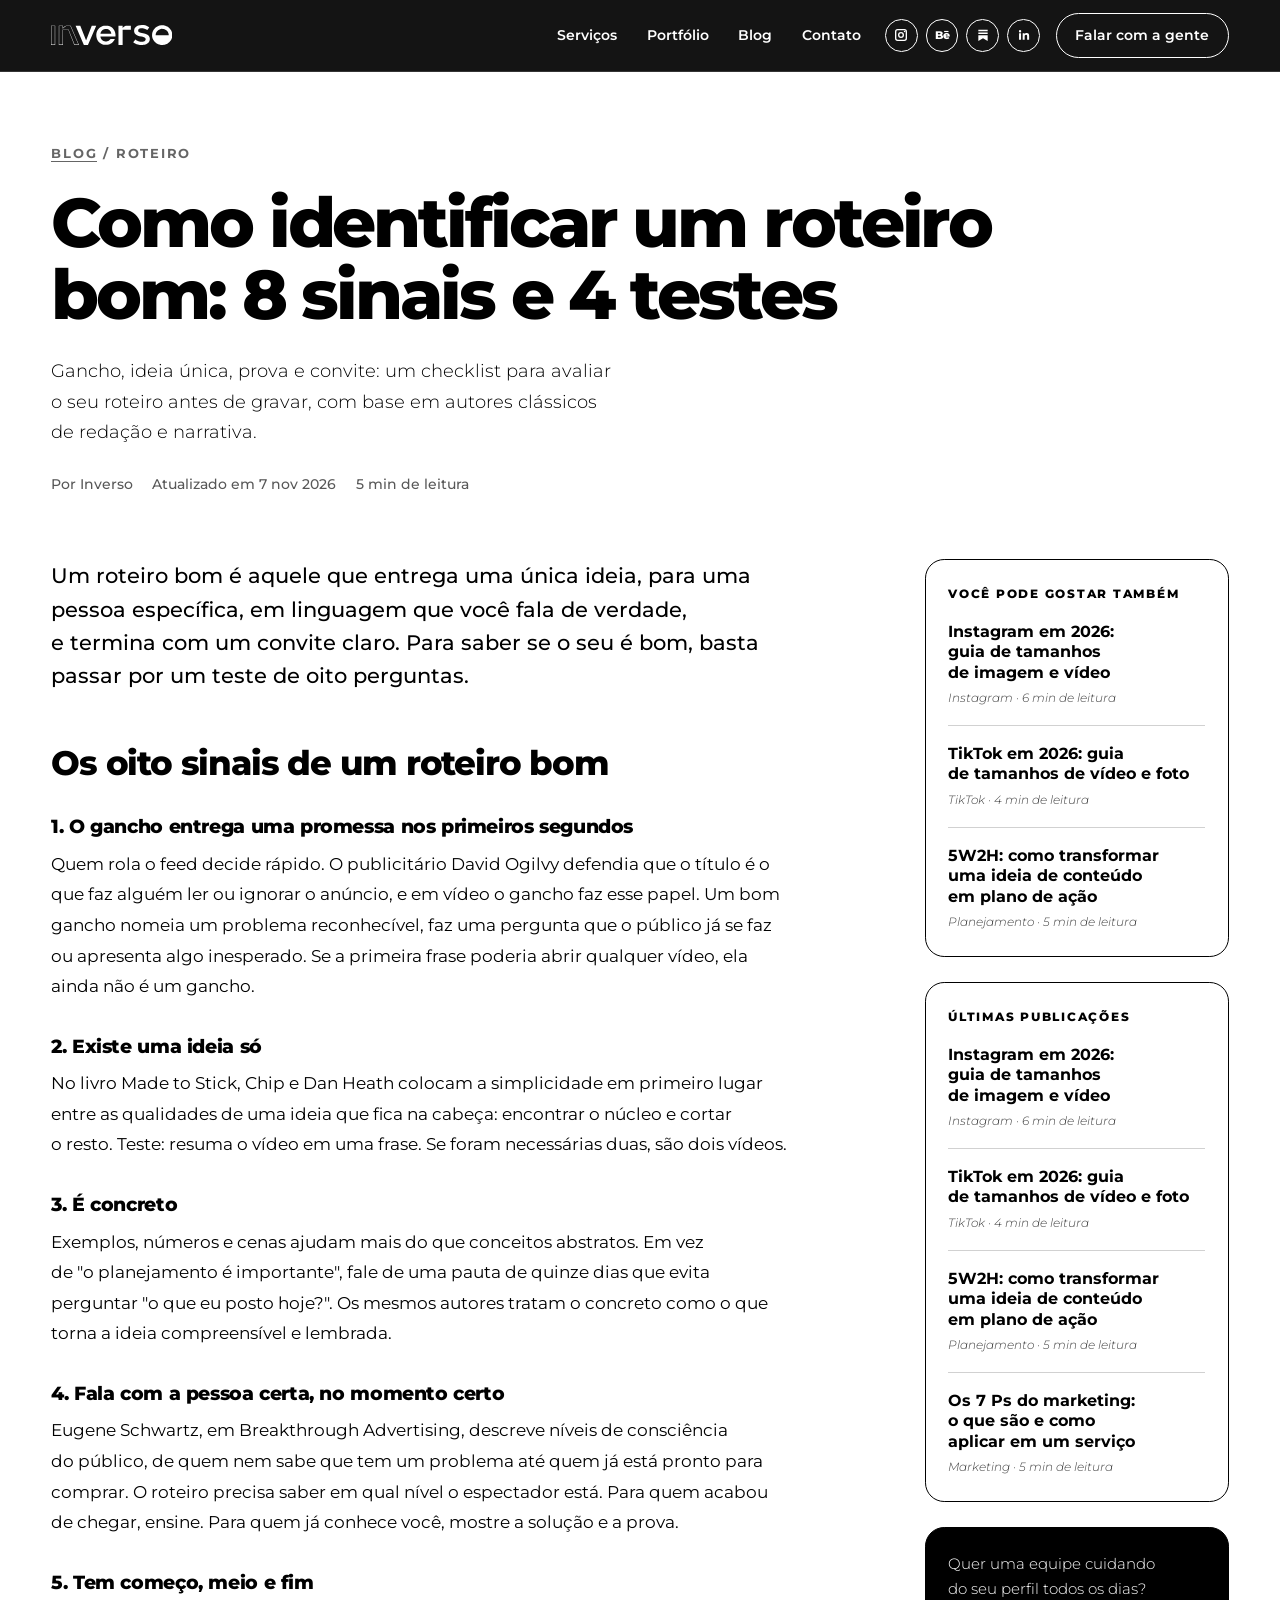
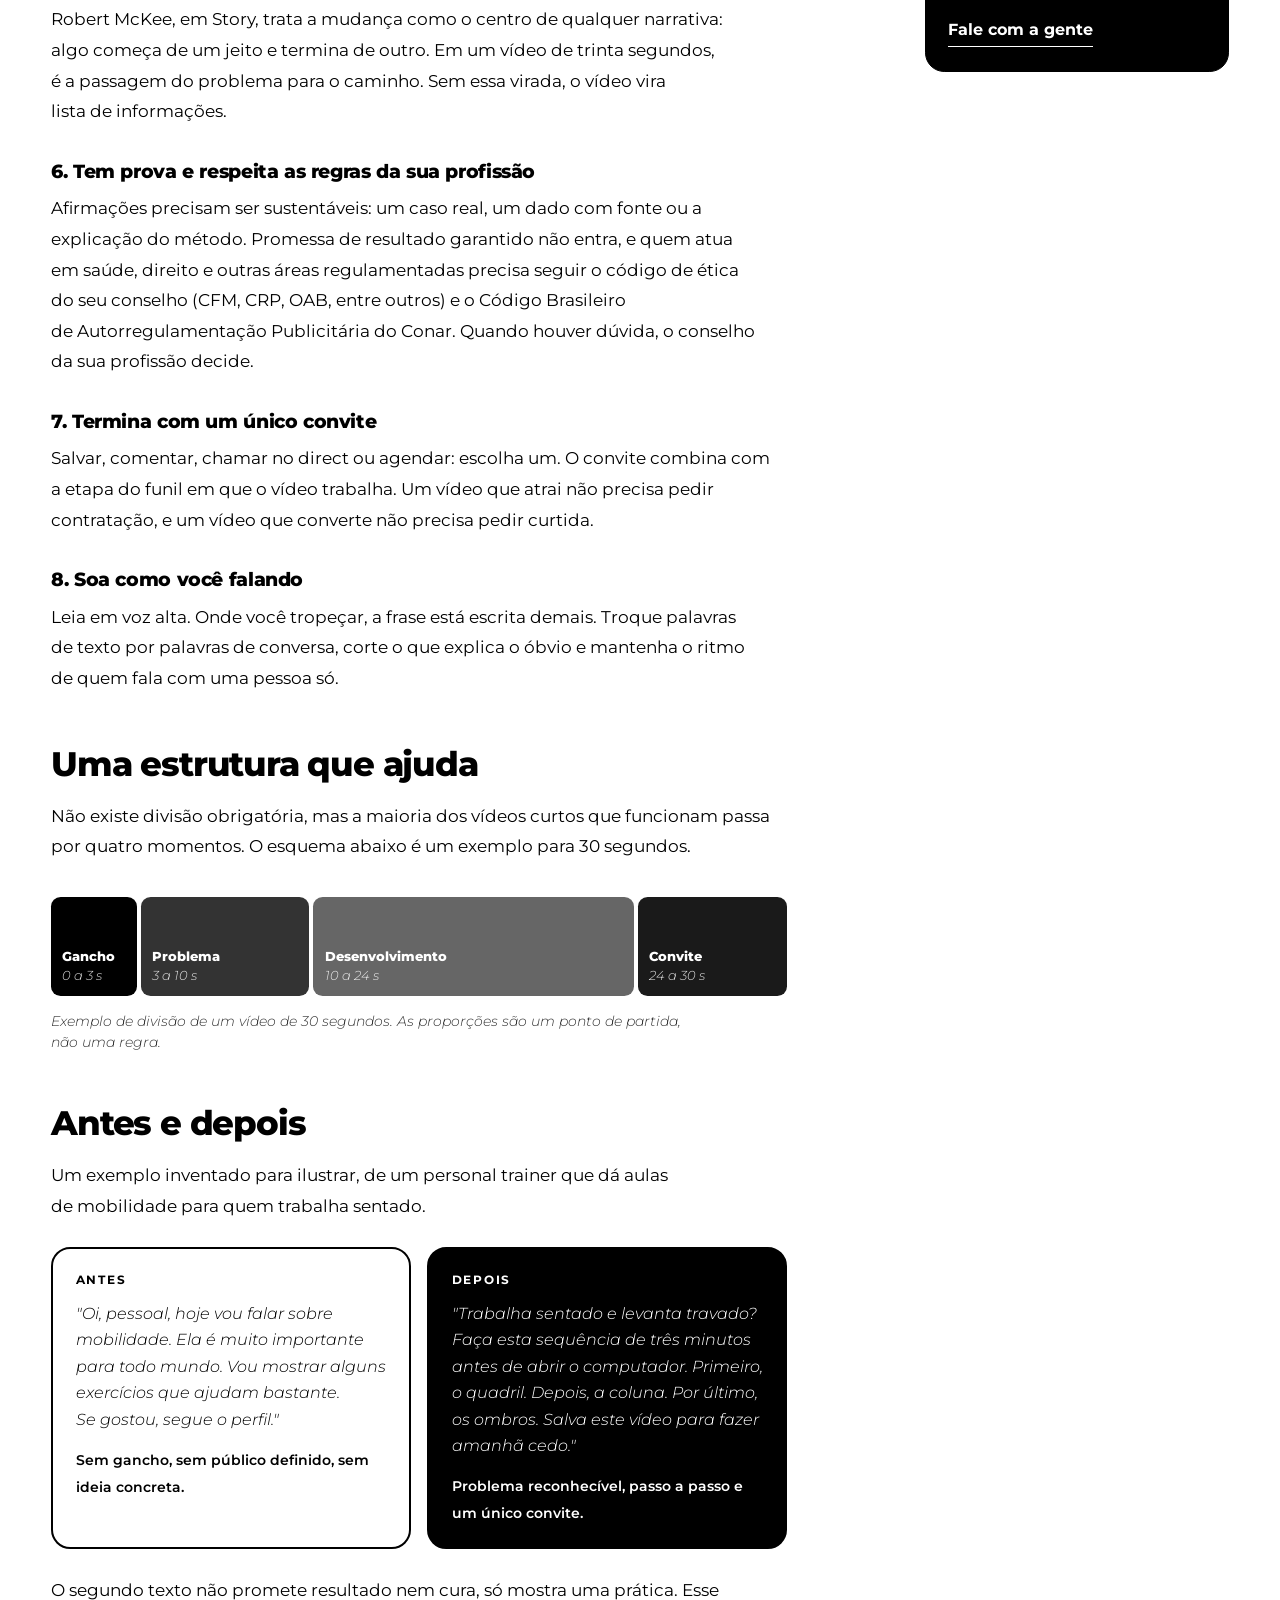
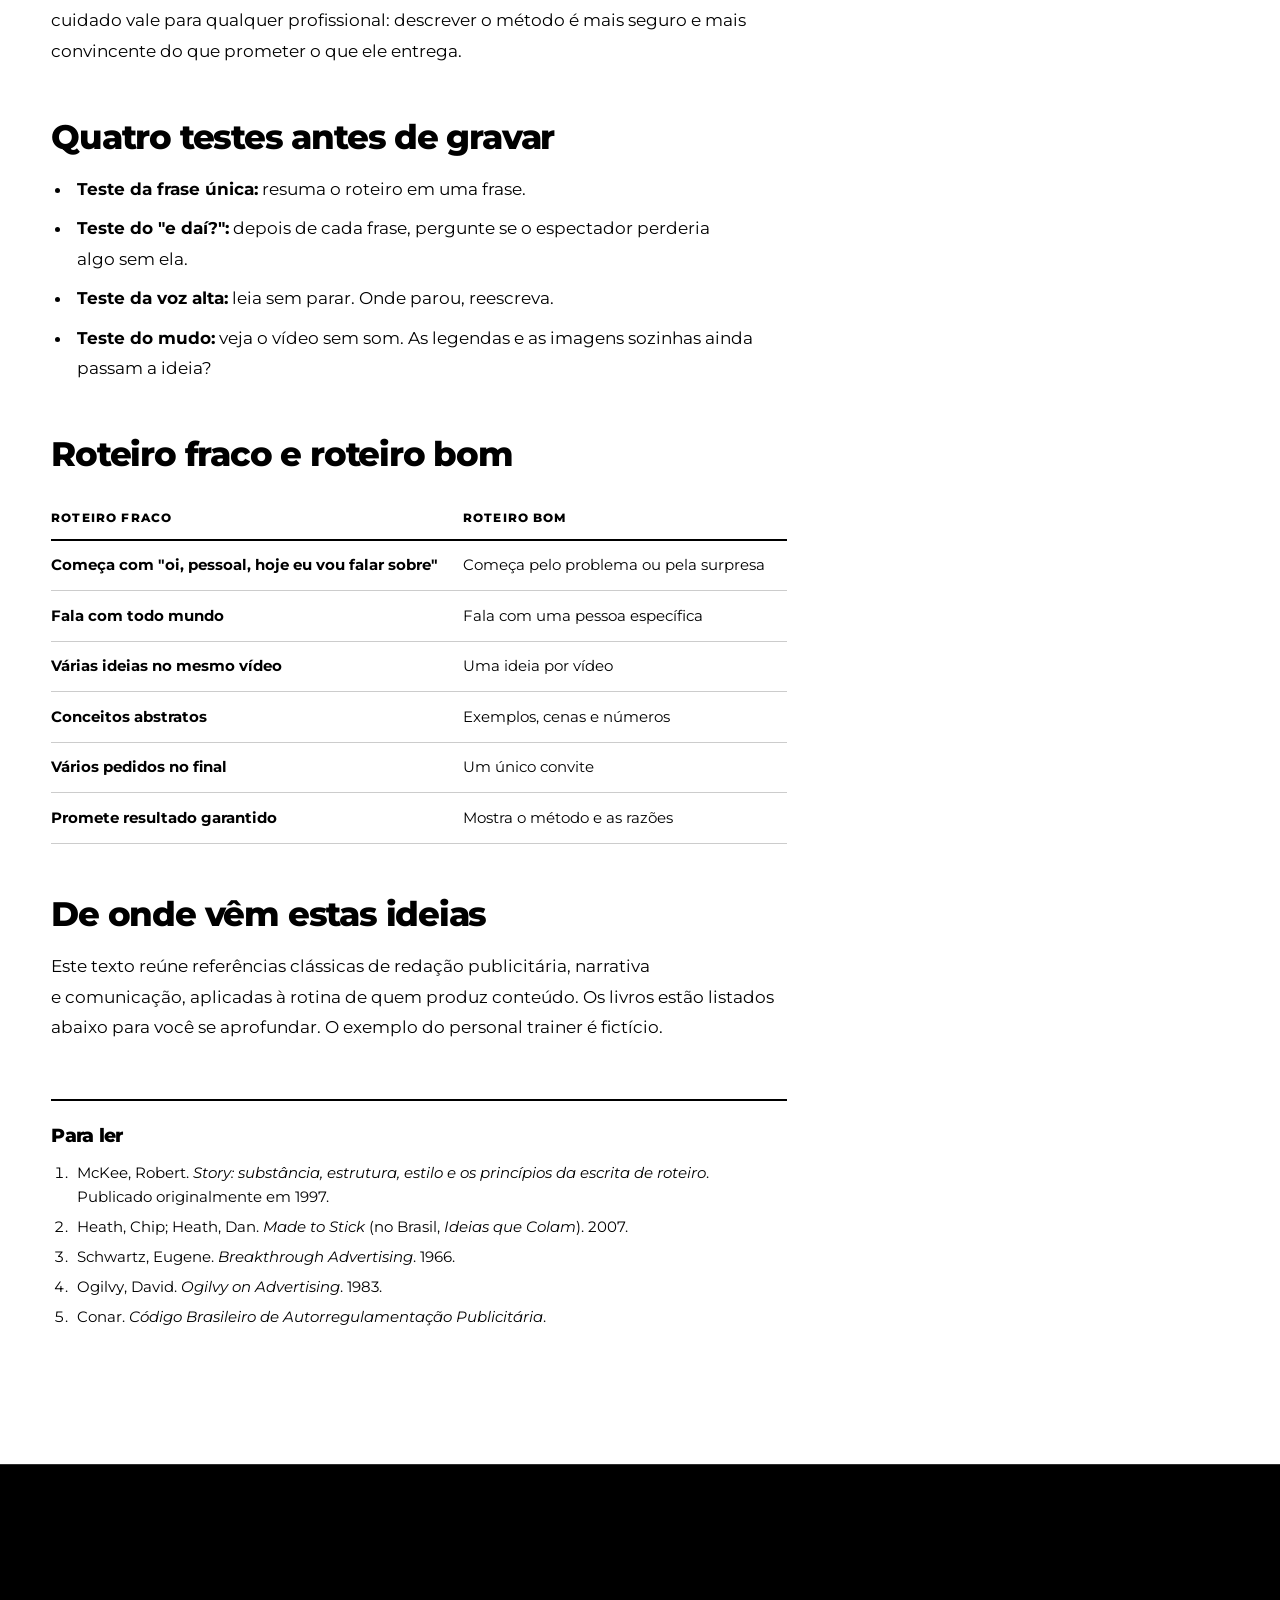
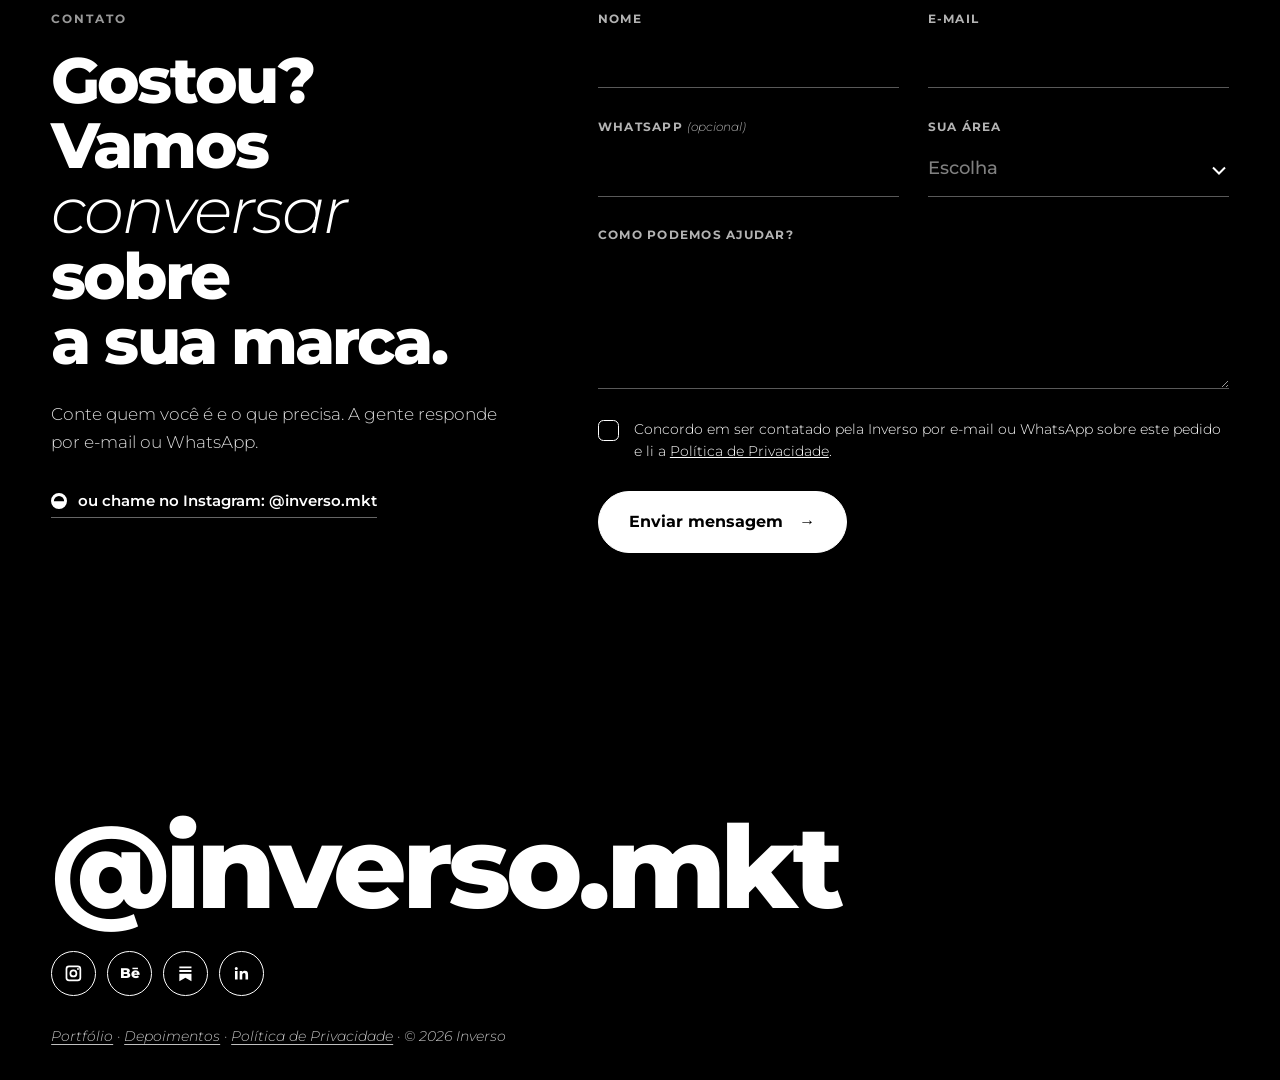
<file: blog/como-identificar-um-roteiro-bom/index.html>
<!DOCTYPE html>
<html lang="pt-BR">
<head>
<meta charset="utf-8">
<meta name="viewport" content="width=device-width, initial-scale=1">
<title>Como identificar um roteiro bom: 8 sinais e 4 testes | Inverso</title>
<meta name="description" content="Gancho, ideia única, prova e convite: um checklist para avaliar o seu roteiro antes de gravar, com base em autores clássicos de redação e narrativa.">
<meta name="theme-color" content="#000000">
<link rel="canonical" href="https://inverso-site.inverso-mkt.workers.dev/blog/como-identificar-um-roteiro-bom/">
<meta property="og:type" content="article">
<meta property="og:site_name" content="Inverso">
<meta property="og:title" content="Como identificar um roteiro bom: 8 sinais e 4 testes | Inverso">
<meta property="og:description" content="Gancho, ideia única, prova e convite: um checklist para avaliar o seu roteiro antes de gravar, com base em autores clássicos de redação e narrativa.">
<meta property="og:url" content="https://inverso-site.inverso-mkt.workers.dev/blog/como-identificar-um-roteiro-bom/">
<meta property="og:locale" content="pt_BR">
<meta property="og:image" content="https://inverso-site.inverso-mkt.workers.dev/img/og.png">
<meta property="og:image:type" content="image/png">
<meta property="og:image:width" content="1200">
<meta property="og:image:height" content="630">
<meta property="og:image:alt" content="Logo da Inverso, em branco sobre fundo preto">
<meta name="twitter:card" content="summary_large_image">
<meta name="twitter:image" content="https://inverso-site.inverso-mkt.workers.dev/img/og.png">
<link rel="icon" href="/favicon.svg" type="image/svg+xml">
<link rel="preload" href="/fonts/montserrat.woff2" as="font" type="font/woff2" crossorigin>
<script>document.documentElement.classList.add('js')</script>
<link rel="stylesheet" href="/css/style.css">
<link rel="stylesheet" href="/css/site.css">
<script src="/js/site.js" defer></script>
<script type="application/ld+json">{"@context":"https://schema.org","@type":"Article","headline":"Como identificar um roteiro bom: 8 sinais e 4 testes","description":"Gancho, ideia única, prova e convite: um checklist para avaliar o seu roteiro antes de gravar, com base em autores clássicos de redação e narrativa.","datePublished":"2026-11-07","dateModified":"2026-11-07","inLanguage":"pt-BR","author":{"@type":"Organization","name":"Inverso"},"publisher":{"@type":"Organization","name":"Inverso"},"mainEntityOfPage":"https://inverso-site.inverso-mkt.workers.dev/blog/como-identificar-um-roteiro-bom/"}</script>
</head>
<body class="bl">
<svg width="0" height="0" style="position:absolute" aria-hidden="true" focusable="false"><symbol id="logo" viewBox="0 0 2162.0 356.5"><path fill="currentColor" fill-rule="evenodd" d="M1423.5 11.5L1333.0 11.5L1314.0 21.0L1300.5 30.5L1288.5 41.5L1278.0 54.5L1277.0 54.0L1277.0 11.5L1202.5 11.5L1203.0 356.5L1277.0 356.0L1277.0 87.5L1279.0 86.0L1424.0 86.0ZM438.5 11.5L586.0 355.5L658.5 356.0L806.5 12.0L726.5 11.5L626.5 270.0L624.5 272.5L522.0 12.0ZM139.5 12.0L139.5 356.0L214.0 356.0L214.0 87.0L215.0 86.0L309.0 86.5L415.5 356.0L499.0 356.0L351.0 11.5L271.0 11.5L256.5 18.5L242.0 27.5L226.0 40.0L215.5 50.5L214.0 50.0L214.0 11.5ZM146.5 18.5L206.5 18.0L207.5 19.0L208.0 68.5L227.0 48.5L239.5 38.0L254.0 28.0L273.5 18.0L345.5 18.0L353.5 34.0L488.5 349.0L421.0 349.5L420.0 348.5L313.0 79.0L208.0 79.0L207.5 348.5L206.5 349.5L147.5 349.5L146.0 347.5ZM0.0 11.5L0.0 356.0L74.5 356.0L74.5 11.5ZM7.5 18.0L67.5 18.5L67.5 348.5L66.5 349.5L8.0 349.5L6.5 348.0L6.5 19.0ZM960.0 11.5L939.5 14.5L912.0 22.5L896.5 29.5L879.0 40.0L861.5 53.5L842.5 74.0L832.0 89.0L822.5 106.5L814.5 127.0L811.5 138.0L807.0 169.0L808.5 202.0L811.5 220.5L815.5 236.0L823.5 257.5L830.5 271.5L837.5 283.0L848.5 297.5L863.0 312.5L872.0 320.0L889.0 331.5L901.5 338.0L922.5 346.0L938.0 350.0L960.0 353.0L994.5 353.0L1004.0 352.0L1033.0 346.0L1052.0 339.0L1068.5 330.5L1085.5 319.0L1094.0 312.0L1113.5 291.5L1127.0 272.0L1138.0 249.0L1062.0 248.5L1053.5 260.5L1044.5 269.5L1029.0 280.5L1019.5 285.0L1002.0 290.5L989.0 292.5L969.5 293.0L955.0 291.5L946.0 289.5L928.5 281.5L915.5 272.5L905.5 263.0L896.0 250.5L890.0 239.5L885.0 226.0L881.5 205.5L1148.5 205.0L1150.0 198.0L1150.0 178.0L1148.5 162.5L1142.0 130.0L1135.0 110.5L1127.0 94.0L1111.0 70.0L1105.0 63.0L1087.5 46.5L1065.5 31.5L1046.5 22.5L1031.5 17.5L1014.0 13.5L998.0 11.5ZM881.5 153.5L885.0 137.0L893.0 118.5L902.0 105.5L914.5 93.0L926.0 85.0L947.0 76.0L967.0 72.0L989.0 71.5L1003.0 73.0L1016.5 77.0L1033.5 86.0L1044.5 94.5L1055.0 105.5L1063.5 118.0L1071.5 137.0L1075.0 155.0L1074.0 156.0L882.5 156.0ZM1967.5 5.5L1936.5 10.5L1923.0 14.5L1905.5 21.5L1886.5 31.5L1873.0 40.5L1860.0 51.0L1845.5 65.5L1834.5 79.0L1826.5 91.0L1818.5 105.5L1811.5 122.0L1806.5 138.0L1802.5 158.5L1801.5 192.0L1803.5 209.0L1808.5 230.5L1815.5 249.5L1822.5 263.5L1840.0 289.5L1863.0 313.0L1878.0 324.5L1893.5 334.0L1910.0 342.0L1929.5 349.0L1958.5 355.0L1969.0 356.0L1995.5 356.0L2013.0 354.0L2031.0 350.0L2046.5 345.0L2065.0 337.0L2080.0 328.5L2095.0 318.0L2112.0 303.0L2123.0 291.0L2140.0 266.5L2149.0 248.5L2155.0 232.5L2159.0 217.5L2162.0 199.5L2162.0 162.0L2159.0 144.0L2155.0 129.0L2149.0 113.0L2140.0 95.0L2129.5 79.0L2119.5 66.5L2097.5 45.5L2087.0 37.5L2072.5 28.5L2056.5 20.5L2038.0 13.5L2006.5 6.5L1982.5 5.0ZM1868.0 156.0L1874.0 138.0L1882.0 123.0L1887.0 116.0L1901.0 100.5L1917.0 88.0L1936.0 78.0L1955.0 72.0L1975.5 69.0L1998.0 70.0L2013.5 73.0L2031.5 79.5L2047.0 88.0L2055.5 94.0L2070.5 108.0L2077.5 116.5L2085.5 129.0L2094.5 150.0L2098.5 170.0L2098.5 183.0L2097.5 184.0L1866.0 184.0L1865.0 182.5ZM1702.0 13.5L1680.0 6.5L1652.0 1.5L1619.0 0.0L1586.5 2.5L1557.0 9.5L1534.0 19.5L1513.5 33.5L1498.5 49.5L1489.5 64.5L1484.5 78.5L1481.5 96.0L1481.5 112.5L1483.5 125.5L1486.5 135.5L1493.5 149.5L1503.0 162.0L1512.5 171.0L1525.0 180.0L1550.0 192.0L1577.0 200.0L1612.5 206.0L1635.0 211.0L1657.0 218.0L1667.5 223.0L1674.0 227.5L1682.0 236.0L1686.5 246.5L1687.5 255.5L1685.5 266.5L1682.0 274.0L1674.5 282.5L1667.5 287.5L1650.0 294.5L1640.5 296.5L1618.0 298.5L1587.5 296.5L1576.0 294.5L1558.5 289.5L1539.5 281.5L1527.0 274.5L1505.0 258.0L1465.5 305.5L1470.5 311.0L1491.5 326.0L1508.5 335.0L1525.5 342.0L1548.5 349.0L1583.0 355.0L1596.0 356.0L1629.5 356.0L1651.5 354.0L1667.5 351.0L1696.5 342.0L1710.5 335.0L1723.0 327.0L1730.5 321.0L1743.0 307.5L1753.0 290.5L1758.0 276.0L1761.0 257.0L1761.0 240.5L1759.0 226.5L1754.0 212.0L1749.5 203.5L1741.0 192.0L1732.5 183.5L1719.5 174.0L1710.0 168.5L1691.5 160.5L1661.5 151.5L1598.0 138.5L1573.5 129.5L1566.5 125.0L1560.0 118.5L1557.0 114.0L1554.0 104.0L1555.0 88.0L1558.5 80.0L1565.5 72.0L1571.0 68.0L1582.0 63.0L1601.0 59.0L1614.0 58.0L1638.5 59.0L1652.0 61.0L1667.5 65.0L1691.5 75.0L1717.0 91.0L1751.0 42.5L1742.5 35.5L1727.0 25.5Z"/></symbol></svg>
<header class="bar">
  <a class="brand" href="/" aria-label="Inverso, início">
    <svg class="brand__logo" viewBox="0 0 2162.0 356.5" aria-hidden="true"><use href="#logo"/></svg>
  </a>
  <nav class="bar__nav" aria-label="Seções">
    <a href="/#servicos">Serviços</a>
    <a href="/portfolio/">Portfólio</a>
    <a href="/blog/">Blog</a>
    <a href="/#contato">Contato</a>
  </nav>
  <div class="dots dots--bar"><a class="dot" href="https://www.instagram.com/inverso.mkt/" target="_blank" rel="noopener me" aria-label="Instagram da Inverso (abre em outra aba)" title="Instagram"><svg viewBox="0 0 24 24" aria-hidden="true"><path fill-rule="evenodd" d="M7 3h10a4 4 0 014 4v10a4 4 0 01-4 4H7a4 4 0 01-4-4V7a4 4 0 014-4zm0 2a2 2 0 00-2 2v10a2 2 0 002 2h10a2 2 0 002-2V7a2 2 0 00-2-2zm5 2.5a4.5 4.5 0 110 9 4.5 4.5 0 010-9zm0 2a2.5 2.5 0 100 5 2.5 2.5 0 000-5zM17.3 5.8a1.1 1.1 0 110 2.2 1.1 1.1 0 010-2.2z"/></svg></a><a class="dot" href="https://www.behance.net/inversocontato" target="_blank" rel="noopener me" aria-label="Behance da Inverso (abre em outra aba)" title="Behance"><span class="dot__t" aria-hidden="true">Bē</span></a><a class="dot" href="https://inversomkt.substack.com" target="_blank" rel="noopener me" aria-label="Substack da Inverso (abre em outra aba)" title="Substack"><svg viewBox="0 0 24 24" aria-hidden="true"><path d="M5 4h14v2.2H5zM5 8.2h14v2.2H5zM5 12.4h14V21l-7-4-7 4z"/></svg></a><a class="dot" href="https://www.linkedin.com/company/inverso-marketing" target="_blank" rel="noopener me" aria-label="LinkedIn da Inverso (abre em outra aba)" title="LinkedIn"><svg viewBox="0 0 24 24" aria-hidden="true"><path d="M4.6 9.2h3V19h-3zM6.1 4.6a1.75 1.75 0 110 3.5 1.75 1.75 0 010-3.5zM10 9.2h2.9v1.35c.5-.95 1.65-1.6 3.1-1.6 3 0 3.7 1.95 3.7 4.5V19h-3v-5c0-1.2 0-2.55-1.65-2.55S13 12.8 13 14v5h-3z"/></svg></a></div>
  <a class="btn" href="/#contato">Falar com a gente</a>
</header>
<main id="topo">
  <div class="bh">
    <p class="bh__k"><a href="/blog/">Blog</a> / Roteiro</p>
    <h1>Como identificar um roteiro bom: 8 sinais e 4 testes</h1>
    <p class="bh__d">Gancho, ideia única, prova e convite: um checklist para avaliar o seu roteiro antes de gravar, com base em autores clássicos de redação e narrativa.</p>
    <p class="bh__m"><span>Por Inverso</span><span>Atualizado em 7 nov 2026</span><span>5 min de leitura</span></p>
  </div>
  <div class="bm">
    <article class="art">
<p class="lead">Um roteiro bom é aquele que entrega uma única ideia, para uma pessoa específica, em linguagem que você fala de verdade, e termina com um convite claro. Para saber se o seu é bom, basta passar por um teste de oito perguntas.</p>

<h2 id="criterios">Os oito sinais de um roteiro bom</h2>
<h3>1. O gancho entrega uma promessa nos primeiros segundos</h3>
<p>Quem rola o feed decide rápido. O publicitário David Ogilvy defendia que o título é o que faz alguém ler ou ignorar o anúncio, e em vídeo o gancho faz esse papel. Um bom gancho nomeia um problema reconhecível, faz uma pergunta que o público já se faz ou apresenta algo inesperado. Se a primeira frase poderia abrir qualquer vídeo, ela ainda não é um gancho.</p>

<h3>2. Existe uma ideia só</h3>
<p>No livro Made to Stick, Chip e Dan Heath colocam a simplicidade em primeiro lugar entre as qualidades de uma ideia que fica na cabeça: encontrar o núcleo e cortar o resto. Teste: resuma o vídeo em uma frase. Se foram necessárias duas, são dois vídeos.</p>

<h3>3. É concreto</h3>
<p>Exemplos, números e cenas ajudam mais do que conceitos abstratos. Em vez de "o planejamento é importante", fale de uma pauta de quinze dias que evita perguntar "o que eu posto hoje?". Os mesmos autores tratam o concreto como o que torna a ideia compreensível e lembrada.</p>

<h3>4. Fala com a pessoa certa, no momento certo</h3>
<p>Eugene Schwartz, em Breakthrough Advertising, descreve níveis de consciência do público, de quem nem sabe que tem um problema até quem já está pronto para comprar. O roteiro precisa saber em qual nível o espectador está. Para quem acabou de chegar, ensine. Para quem já conhece você, mostre a solução e a prova.</p>

<h3>5. Tem começo, meio e fim</h3>
<p>Robert McKee, em Story, trata a mudança como o centro de qualquer narrativa: algo começa de um jeito e termina de outro. Em um vídeo de trinta segundos, é a passagem do problema para o caminho. Sem essa virada, o vídeo vira lista de informações.</p>

<h3>6. Tem prova e respeita as regras da sua profissão</h3>
<p>Afirmações precisam ser sustentáveis: um caso real, um dado com fonte ou a explicação do método. Promessa de resultado garantido não entra, e quem atua em saúde, direito e outras áreas regulamentadas precisa seguir o código de ética do seu conselho (CFM, CRP, OAB, entre outros) e o Código Brasileiro de Autorregulamentação Publicitária do Conar. Quando houver dúvida, o conselho da sua profissão decide.</p>

<h3>7. Termina com um único convite</h3>
<p>Salvar, comentar, chamar no direct ou agendar: escolha um. O convite combina com a etapa do funil em que o vídeo trabalha. Um vídeo que atrai não precisa pedir contratação, e um vídeo que converte não precisa pedir curtida.</p>

<h3>8. Soa como você falando</h3>
<p>Leia em voz alta. Onde você tropeçar, a frase está escrita demais. Troque palavras de texto por palavras de conversa, corte o que explica o óbvio e mantenha o ritmo de quem fala com uma pessoa só.</p>

<h2 id="estrutura">Uma estrutura que ajuda</h2>
<p>Não existe divisão obrigatória, mas a maioria dos vídeos curtos que funcionam passa por quatro momentos. O esquema abaixo é um exemplo para 30 segundos.</p>
<figure><div class="sbar" role="img" aria-label="Exemplo de divisão de um vídeo de 30 segundos: gancho, problema, desenvolvimento e convite."><div class="sbar__s" style="flex:10"><b>Gancho</b><span>0 a 3 s</span></div><div class="sbar__s" style="flex:23"><b>Problema</b><span>3 a 10 s</span></div><div class="sbar__s" style="flex:47"><b>Desenvolvimento</b><span>10 a 24 s</span></div><div class="sbar__s" style="flex:20"><b>Convite</b><span>24 a 30 s</span></div></div><figcaption>Exemplo de divisão de um vídeo de 30 segundos. As proporções são um ponto de partida, não uma regra.</figcaption></figure>

<h2 id="exemplo">Antes e depois</h2>
<p>Um exemplo inventado para ilustrar, de um personal trainer que dá aulas de mobilidade para quem trabalha sentado.</p>
<div class="cmp">
<div class="cmp__c"><b>Antes</b><p>"Oi, pessoal, hoje vou falar sobre mobilidade. Ela é muito importante para todo mundo. Vou mostrar alguns exercícios que ajudam bastante. Se gostou, segue o perfil."</p><span>Sem gancho, sem público definido, sem ideia concreta.</span></div>
<div class="cmp__c cmp__c--b"><b>Depois</b><p>"Trabalha sentado e levanta travado? Faça esta sequência de três minutos antes de abrir o computador. Primeiro, o quadril. Depois, a coluna. Por último, os ombros. Salva este vídeo para fazer amanhã cedo."</p><span>Problema reconhecível, passo a passo e um único convite.</span></div>
</div>
<p>O segundo texto não promete resultado nem cura, só mostra uma prática. Esse cuidado vale para qualquer profissional: descrever o método é mais seguro e mais convincente do que prometer o que ele entrega.</p>

<h2 id="testes">Quatro testes antes de gravar</h2>
<ul>
<li><b>Teste da frase única:</b> resuma o roteiro em uma frase.</li>
<li><b>Teste do "e daí?":</b> depois de cada frase, pergunte se o espectador perderia algo sem ela.</li>
<li><b>Teste da voz alta:</b> leia sem parar. Onde parou, reescreva.</li>
<li><b>Teste do mudo:</b> veja o vídeo sem som. As legendas e as imagens sozinhas ainda passam a ideia?</li>
</ul>

<h2 id="sinais">Roteiro fraco e roteiro bom</h2>
<div class="tbl"><table>
<thead><tr><th>Roteiro fraco</th><th>Roteiro bom</th></tr></thead>
<tbody>
<tr><td>Começa com "oi, pessoal, hoje eu vou falar sobre"</td><td>Começa pelo problema ou pela surpresa</td></tr>
<tr><td>Fala com todo mundo</td><td>Fala com uma pessoa específica</td></tr>
<tr><td>Várias ideias no mesmo vídeo</td><td>Uma ideia por vídeo</td></tr>
<tr><td>Conceitos abstratos</td><td>Exemplos, cenas e números</td></tr>
<tr><td>Vários pedidos no final</td><td>Um único convite</td></tr>
<tr><td>Promete resultado garantido</td><td>Mostra o método e as razões</td></tr>
</tbody></table></div>

<h2 id="como-conferimos">De onde vêm estas ideias</h2>
<p>Este texto reúne referências clássicas de redação publicitária, narrativa e comunicação, aplicadas à rotina de quem produz conteúdo. Os livros estão listados abaixo para você se aprofundar. O exemplo do personal trainer é fictício.</p>

<div class="src"><h2 id="fontes">Para ler</h2><ol>
<li>McKee, Robert. <i>Story: substância, estrutura, estilo e os princípios da escrita de roteiro</i>. Publicado originalmente em 1997.</li>
<li>Heath, Chip; Heath, Dan. <i>Made to Stick</i> (no Brasil, <i>Ideias que Colam</i>). 2007.</li>
<li>Schwartz, Eugene. <i>Breakthrough Advertising</i>. 1966.</li>
<li>Ogilvy, David. <i>Ogilvy on Advertising</i>. 1983.</li>
<li>Conar. <i>Código Brasileiro de Autorregulamentação Publicitária</i>.</li>
</ol></div>
</article>
    <aside class="side" aria-label="Mais conteúdo">
      <div class="sbox"><h2>Você pode gostar também</h2><ul><li><a href="/blog/instagram-tamanhos-2026/"><b>Instagram em 2026: guia de tamanhos de imagem e vídeo</b><span>Instagram · 6 min de leitura</span></a></li><li><a href="/blog/tiktok-tamanhos-2026/"><b>TikTok em 2026: guia de tamanhos de vídeo e foto</b><span>TikTok · 4 min de leitura</span></a></li><li><a href="/blog/5w2h-plano-de-acao/"><b>5W2H: como transformar uma ideia de conteúdo em plano de ação</b><span>Planejamento · 5 min de leitura</span></a></li></ul></div>
      <div class="sbox"><h2>Últimas publicações</h2><ul><li><a href="/blog/instagram-tamanhos-2026/"><b>Instagram em 2026: guia de tamanhos de imagem e vídeo</b><span>Instagram · 6 min de leitura</span></a></li><li><a href="/blog/tiktok-tamanhos-2026/"><b>TikTok em 2026: guia de tamanhos de vídeo e foto</b><span>TikTok · 4 min de leitura</span></a></li><li><a href="/blog/5w2h-plano-de-acao/"><b>5W2H: como transformar uma ideia de conteúdo em plano de ação</b><span>Planejamento · 5 min de leitura</span></a></li><li><a href="/blog/7-ps-do-marketing/"><b>Os 7 Ps do marketing: o que são e como aplicar em um serviço</b><span>Marketing · 5 min de leitura</span></a></li></ul></div>
      <div class="sbox sbox--cta"><p>Quer uma equipe cuidando do seu perfil todos os dias?</p><a href="#contato-post">Fale com a gente</a></div>
    </aside>
  </div>
  <section class="ct" id="contato-post" aria-labelledby="ctp-t">
  <div class="ct__in">
    <div class="ct__txt">
      <p class="ct__k">Contato</p>
      <h2 class="ct__t" id="ctp-t">Gostou? Vamos <em>conversar</em> sobre a sua marca.</h2>
      <p class="ct__p">Conte quem você é e o que precisa. A gente responde por e-mail ou WhatsApp.</p>
      <a class="ct__ig" href="https://www.instagram.com/inverso.mkt/" target="_blank" rel="noopener"><span class="ct__dot" aria-hidden="true"></span>ou chame no Instagram: @inverso.mkt</a>
    </div>
    <div class="ct__box">
      <form class="fm" name="contato" method="POST" action="/api/contato" data-origem="post-como-identificar-um-roteiro-bom">
        <input type="hidden" name="origem" value="post-como-identificar-um-roteiro-bom">
        <p class="fm__hp" aria-hidden="true"><label>Não preencha este campo: <input name="bot-field" tabindex="-1" autocomplete="off"></label></p>
        <div class="fm__row">
          <div class="ff"><label for="ctp-nome">Nome</label><input id="ctp-nome" name="nome" type="text" autocomplete="name" required><i aria-hidden="true"></i></div>
          <div class="ff"><label for="ctp-email">E-mail</label><input id="ctp-email" name="email" type="email" autocomplete="email" required><i aria-hidden="true"></i></div>
        </div>
        <div class="fm__row">
          <div class="ff"><label for="ctp-zap">WhatsApp <span>(opcional)</span></label><input id="ctp-zap" name="whatsapp" type="tel" autocomplete="tel" inputmode="tel"><i aria-hidden="true"></i></div>
          <div class="ff ff--s"><label for="ctp-area">Sua área</label><select id="ctp-area" name="area" required><option value="" selected disabled>Escolha</option><option value="Advocacia">Advocacia</option><option value="Medicina">Medicina</option><option value="Odontologia">Odontologia</option><option value="Psicologia">Psicologia</option><option value="Educação e ensino">Educação e ensino</option><option value="Treinamento e esporte">Treinamento e esporte</option><option value="Empreendedorismo">Empreendedorismo</option><option value="Outra área">Outra área</option></select><i aria-hidden="true"></i></div>
        </div>
        <div class="ff"><label for="ctp-msg">Como podemos ajudar?</label><textarea id="ctp-msg" name="mensagem" rows="4" required></textarea><i aria-hidden="true"></i></div>
        <label class="fchk"><input type="checkbox" name="consentimento" value="sim" required><span class="fchk__b" aria-hidden="true"></span><span>Concordo em ser contatado pela Inverso por e-mail ou WhatsApp sobre este pedido e li a <a href="/privacidade/" target="_blank" rel="noopener">Política de Privacidade</a>.</span></label>
        <div class="fm__act">
          <button class="fsub" type="submit"><span class="fsub__t">Enviar mensagem</span><span class="fsub__a" aria-hidden="true">→</span></button>
          <p class="fm__err" role="alert" hidden>Não conseguimos enviar agora. Tente de novo ou chame a gente no Instagram @inverso.mkt.</p>
        </div>
      </form>
      <div class="fok" hidden tabindex="-1">
        <span class="fok__sym" aria-hidden="true"></span>
        <h3>Mensagem recebida.</h3>
        <p>Em breve a gente entra em contato pelo e-mail ou WhatsApp que você informou.</p>
      </div>
    </div>
  </div>
</section>
</main>
<footer class="foot">
  <a class="foot__ig" href="https://www.instagram.com/inverso.mkt/" target="_blank" rel="noopener">@inverso.mkt</a>
  <div class="dots dots--foot"><a class="dot" href="https://www.instagram.com/inverso.mkt/" target="_blank" rel="noopener me" aria-label="Instagram da Inverso (abre em outra aba)" title="Instagram"><svg viewBox="0 0 24 24" aria-hidden="true"><path fill-rule="evenodd" d="M7 3h10a4 4 0 014 4v10a4 4 0 01-4 4H7a4 4 0 01-4-4V7a4 4 0 014-4zm0 2a2 2 0 00-2 2v10a2 2 0 002 2h10a2 2 0 002-2V7a2 2 0 00-2-2zm5 2.5a4.5 4.5 0 110 9 4.5 4.5 0 010-9zm0 2a2.5 2.5 0 100 5 2.5 2.5 0 000-5zM17.3 5.8a1.1 1.1 0 110 2.2 1.1 1.1 0 010-2.2z"/></svg></a><a class="dot" href="https://www.behance.net/inversocontato" target="_blank" rel="noopener me" aria-label="Behance da Inverso (abre em outra aba)" title="Behance"><span class="dot__t" aria-hidden="true">Bē</span></a><a class="dot" href="https://inversomkt.substack.com" target="_blank" rel="noopener me" aria-label="Substack da Inverso (abre em outra aba)" title="Substack"><svg viewBox="0 0 24 24" aria-hidden="true"><path d="M5 4h14v2.2H5zM5 8.2h14v2.2H5zM5 12.4h14V21l-7-4-7 4z"/></svg></a><a class="dot" href="https://www.linkedin.com/company/inverso-marketing" target="_blank" rel="noopener me" aria-label="LinkedIn da Inverso (abre em outra aba)" title="LinkedIn"><svg viewBox="0 0 24 24" aria-hidden="true"><path d="M4.6 9.2h3V19h-3zM6.1 4.6a1.75 1.75 0 110 3.5 1.75 1.75 0 010-3.5zM10 9.2h2.9v1.35c.5-.95 1.65-1.6 3.1-1.6 3 0 3.7 1.95 3.7 4.5V19h-3v-5c0-1.2 0-2.55-1.65-2.55S13 12.8 13 14v5h-3z"/></svg></a></div>
  <p class="foot__small"><a href="/portfolio/">Portfólio</a> · <a href="/depoimentos/">Depoimentos</a> · <a href="/privacidade/">Política de Privacidade</a> · © 2026 Inverso</p>
</footer>
</body>
</html>
</file>
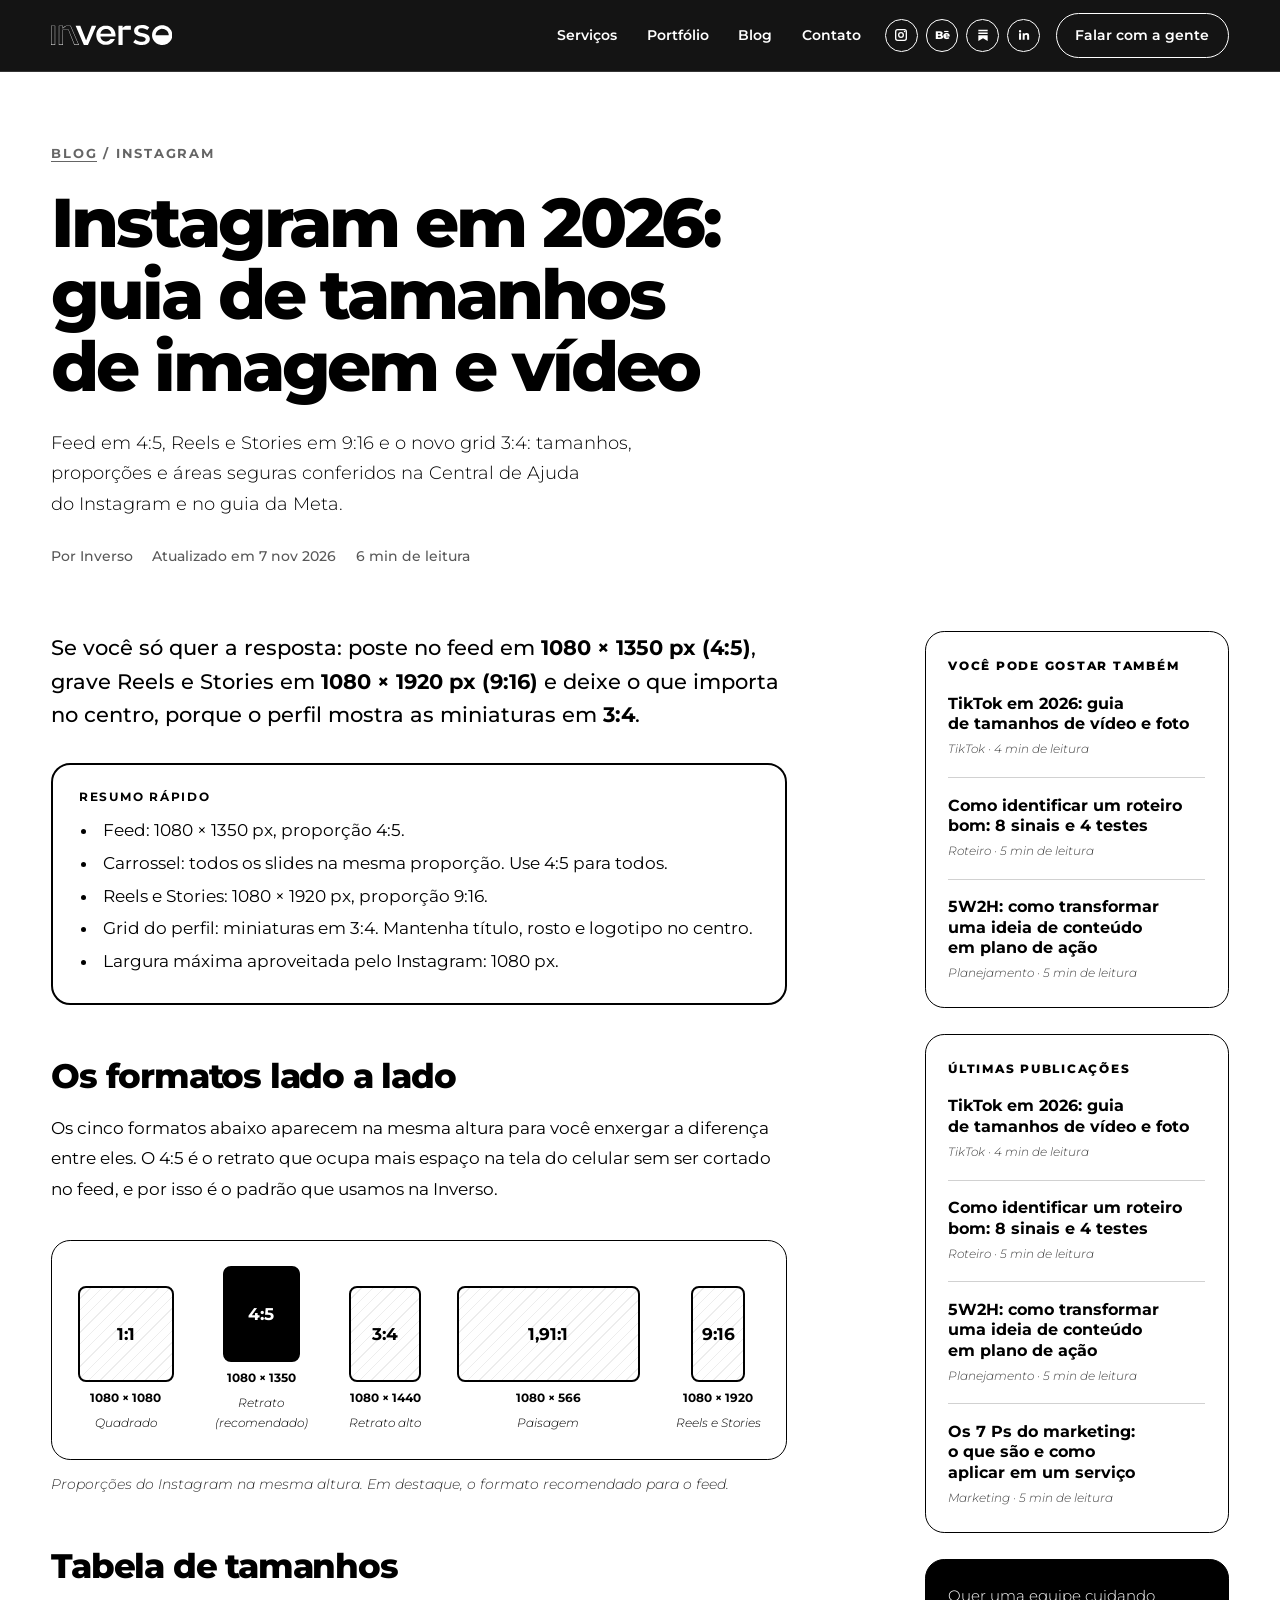
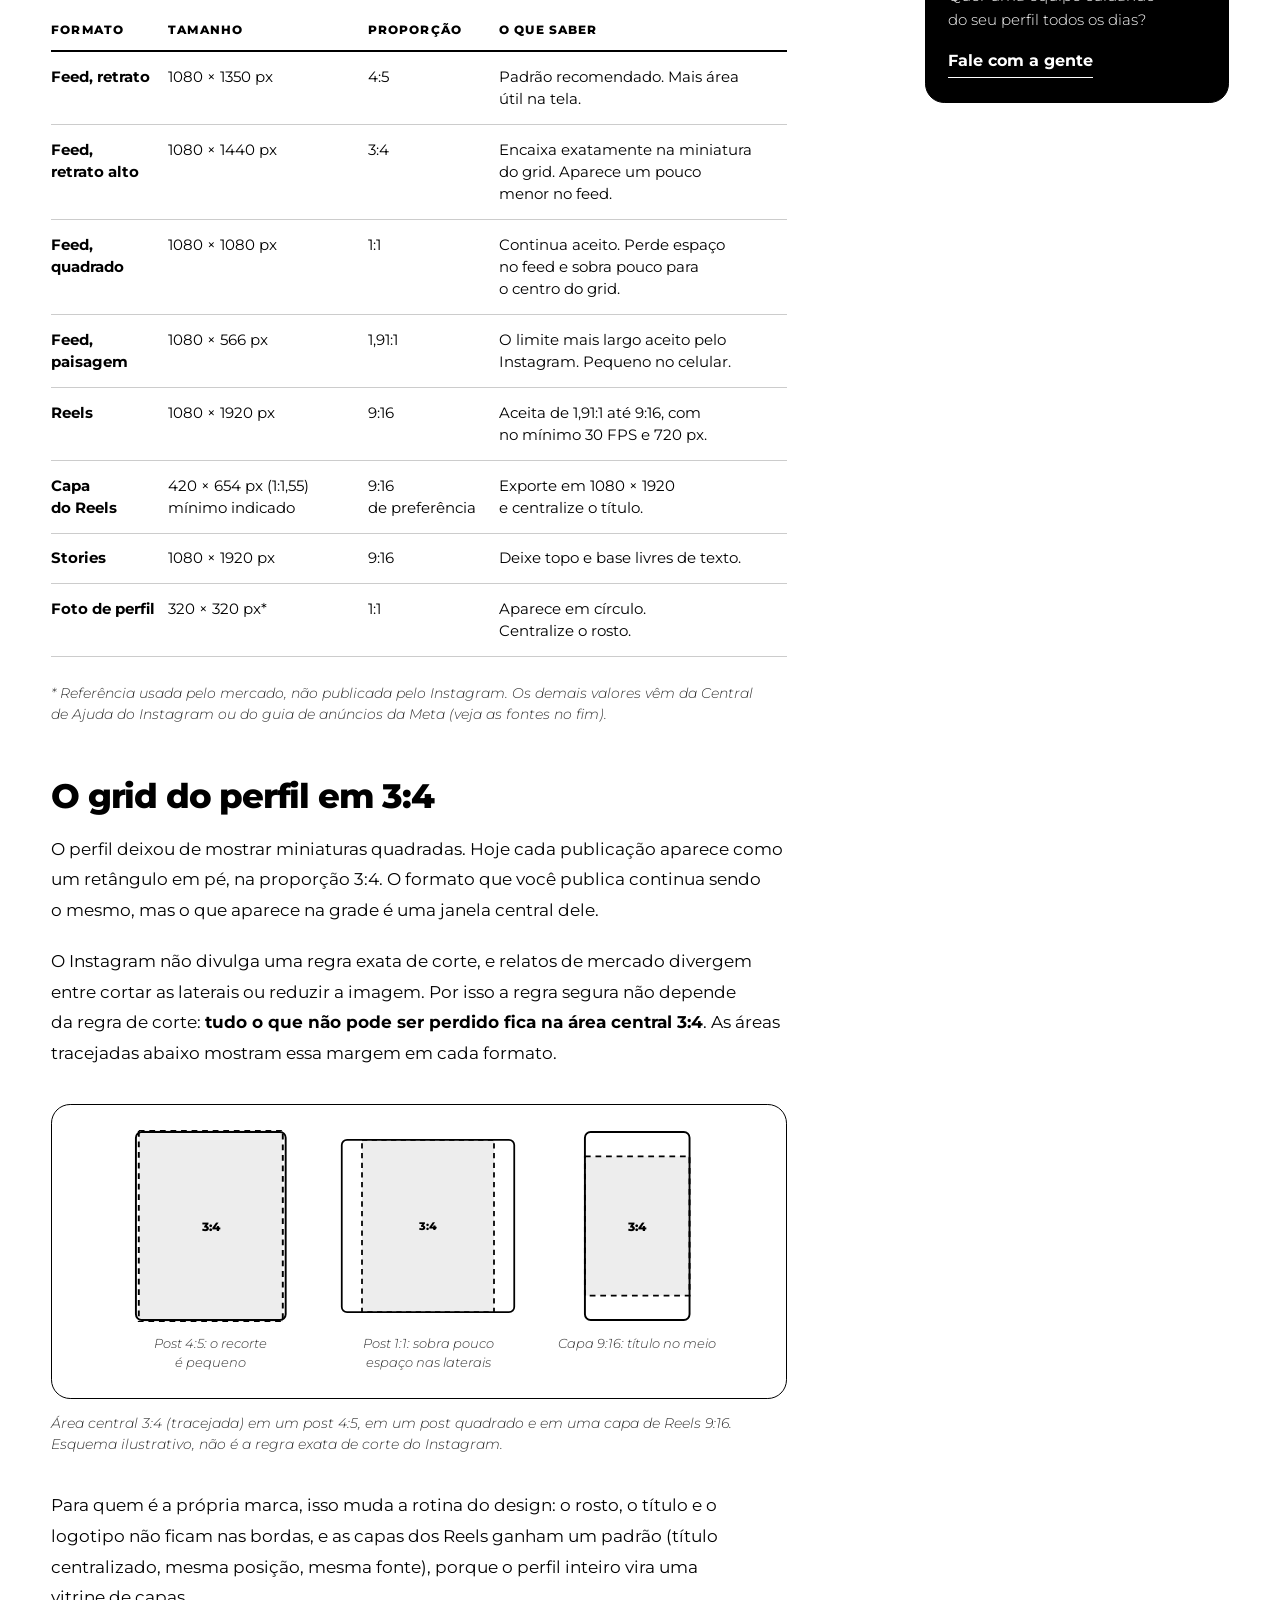
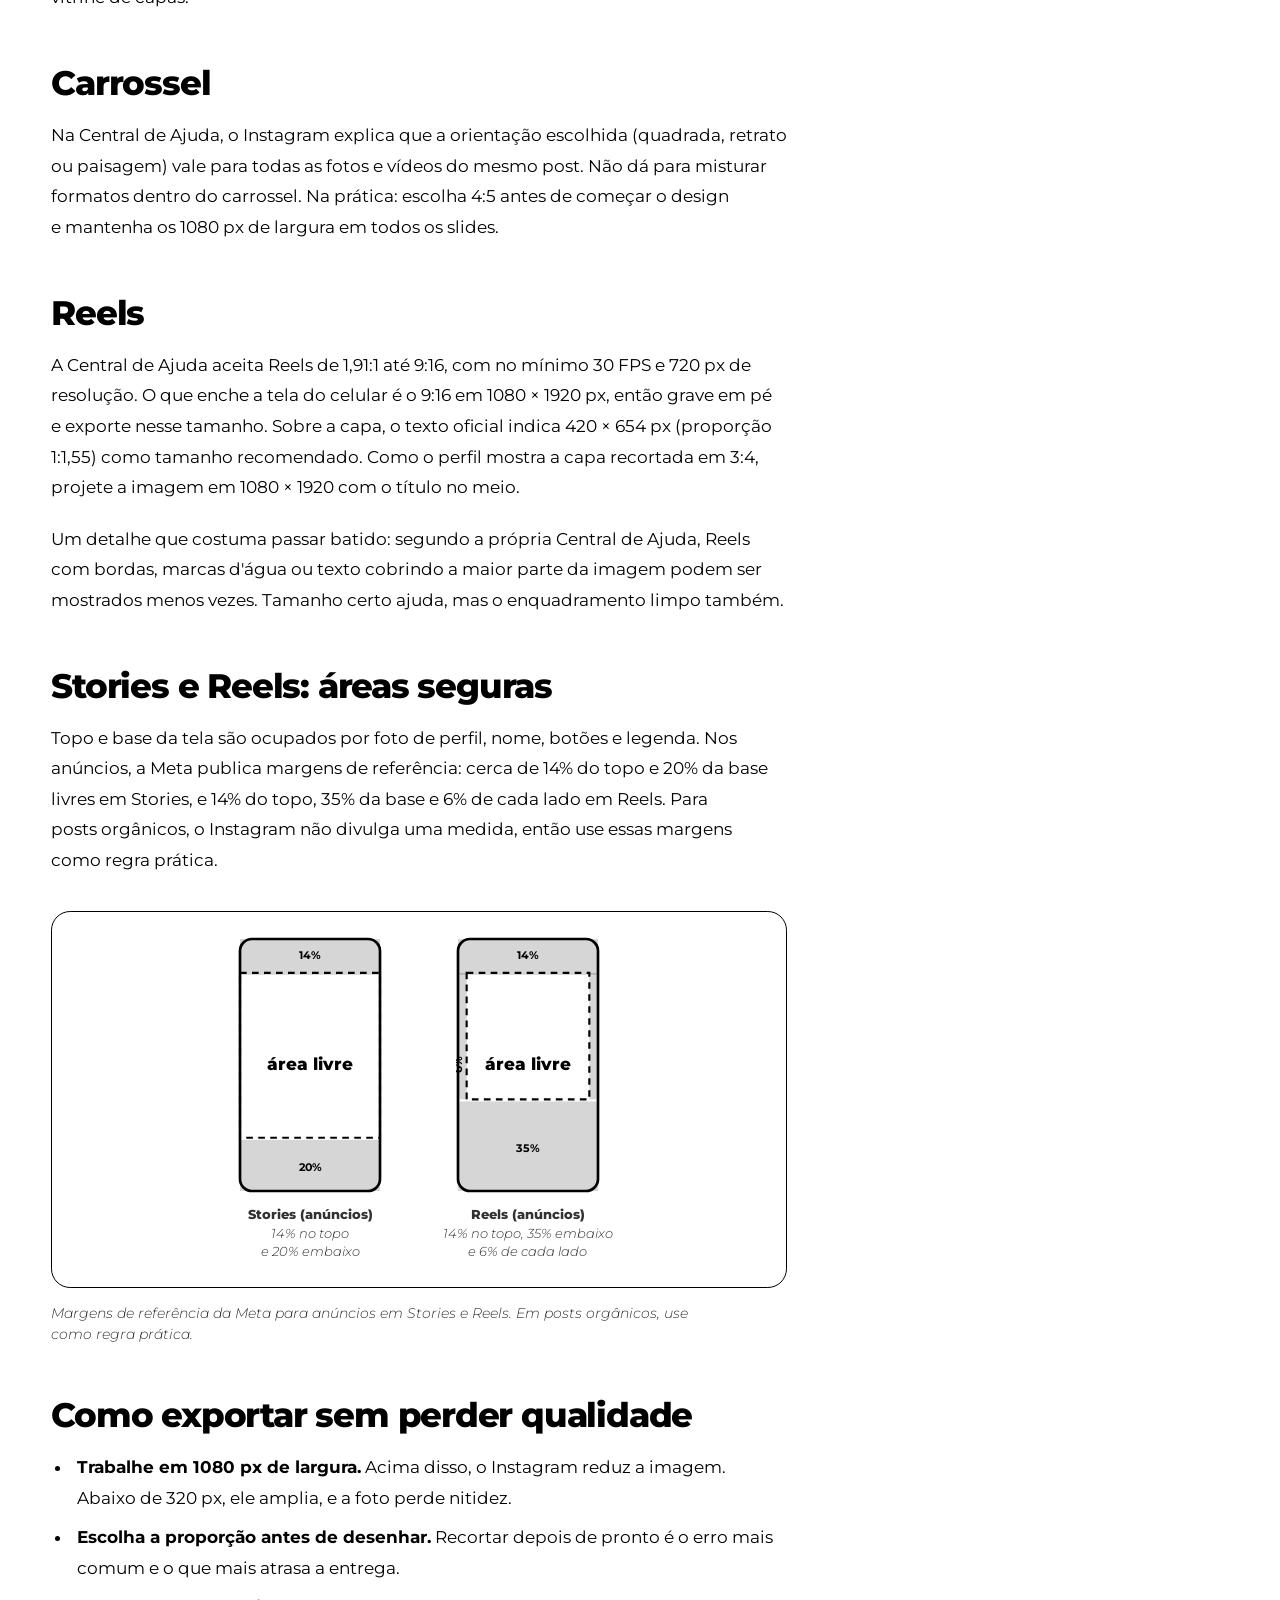
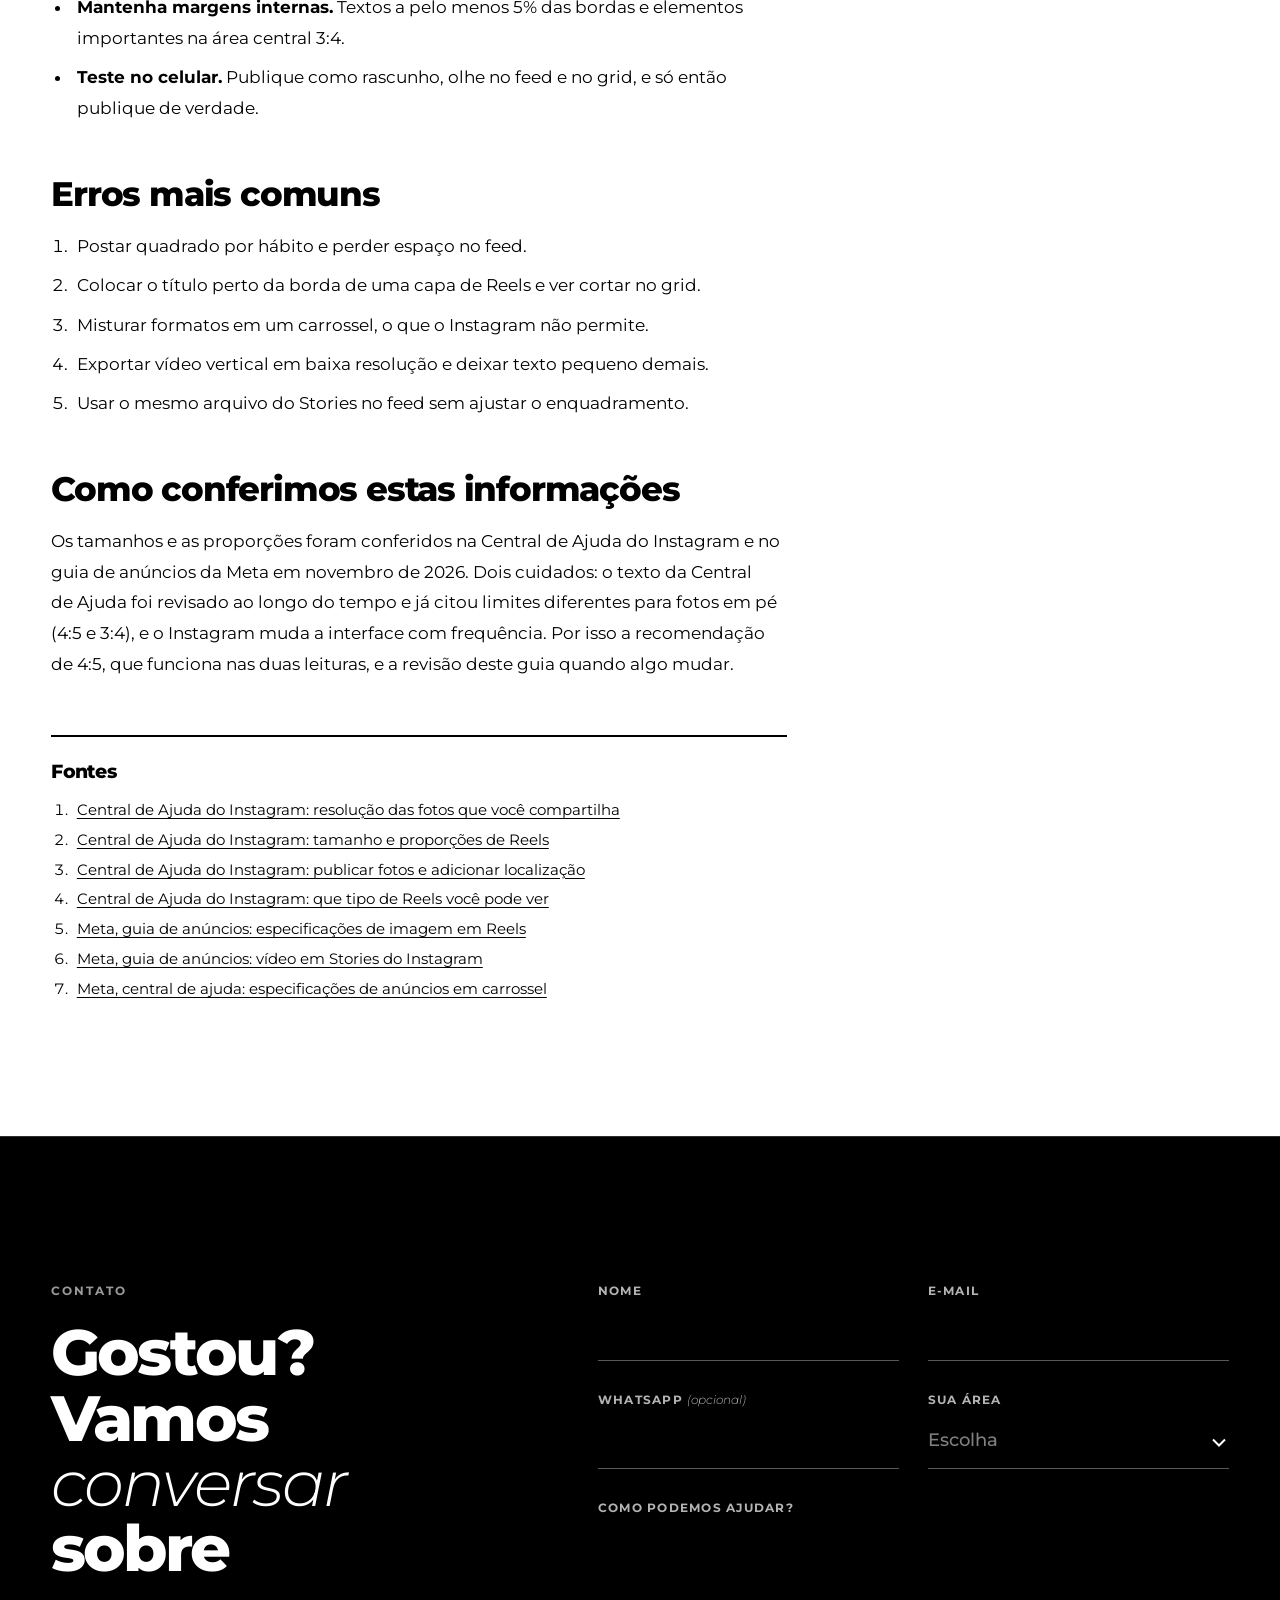
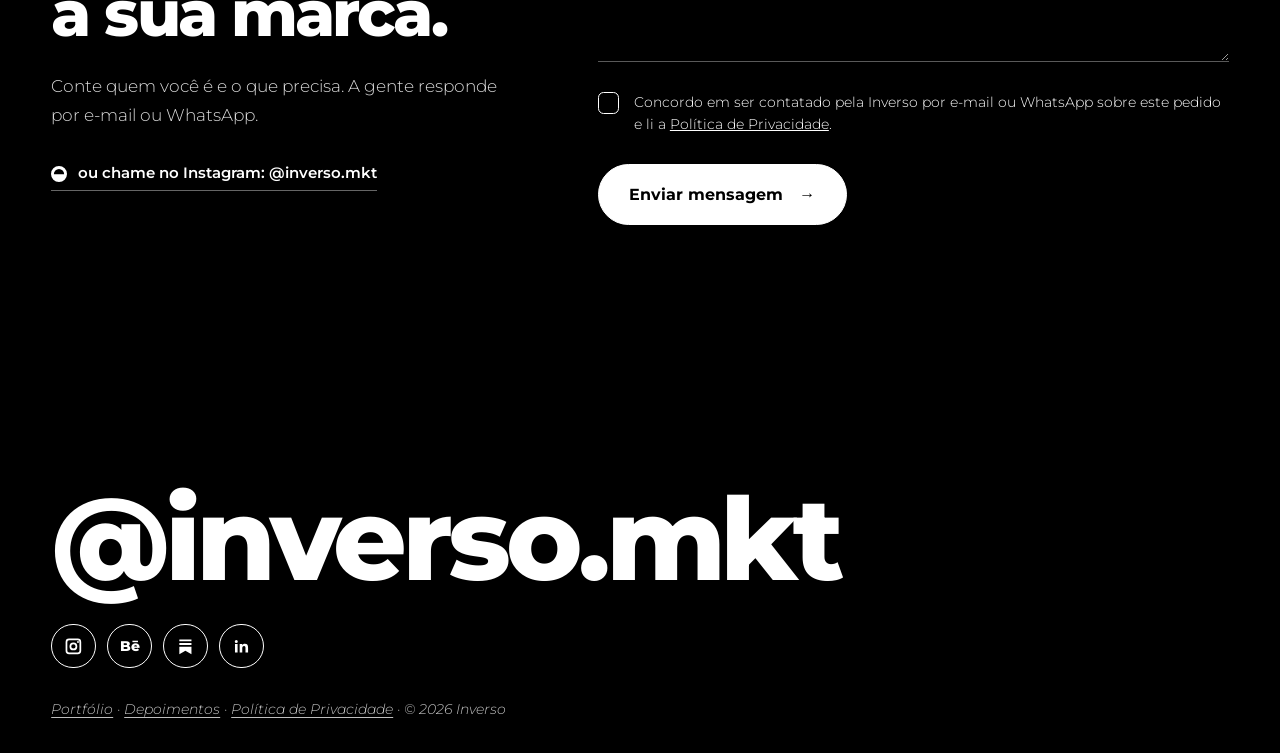
<file: blog/instagram-tamanhos-2026/index.html>
<!DOCTYPE html>
<html lang="pt-BR">
<head>
<meta charset="utf-8">
<meta name="viewport" content="width=device-width, initial-scale=1">
<title>Instagram em 2026: guia de tamanhos de imagem e vídeo | Inverso</title>
<meta name="description" content="Feed em 4:5, Reels e Stories em 9:16 e o novo grid 3:4: tamanhos, proporções e áreas seguras conferidos na Central de Ajuda do Instagram e no guia da Meta.">
<meta name="theme-color" content="#000000">
<link rel="canonical" href="https://inverso-site.inverso-mkt.workers.dev/blog/instagram-tamanhos-2026/">
<meta property="og:type" content="article">
<meta property="og:site_name" content="Inverso">
<meta property="og:title" content="Instagram em 2026: guia de tamanhos de imagem e vídeo | Inverso">
<meta property="og:description" content="Feed em 4:5, Reels e Stories em 9:16 e o novo grid 3:4: tamanhos, proporções e áreas seguras conferidos na Central de Ajuda do Instagram e no guia da Meta.">
<meta property="og:url" content="https://inverso-site.inverso-mkt.workers.dev/blog/instagram-tamanhos-2026/">
<meta property="og:locale" content="pt_BR">
<meta property="og:image" content="https://inverso-site.inverso-mkt.workers.dev/img/og.png">
<meta property="og:image:type" content="image/png">
<meta property="og:image:width" content="1200">
<meta property="og:image:height" content="630">
<meta property="og:image:alt" content="Logo da Inverso, em branco sobre fundo preto">
<meta name="twitter:card" content="summary_large_image">
<meta name="twitter:image" content="https://inverso-site.inverso-mkt.workers.dev/img/og.png">
<link rel="icon" href="/favicon.svg" type="image/svg+xml">
<link rel="preload" href="/fonts/montserrat.woff2" as="font" type="font/woff2" crossorigin>
<script>document.documentElement.classList.add('js')</script>
<link rel="stylesheet" href="/css/style.css">
<link rel="stylesheet" href="/css/site.css">
<script src="/js/site.js" defer></script>
<script type="application/ld+json">{"@context":"https://schema.org","@type":"Article","headline":"Instagram em 2026: guia de tamanhos de imagem e vídeo","description":"Feed em 4:5, Reels e Stories em 9:16 e o novo grid 3:4: tamanhos, proporções e áreas seguras conferidos na Central de Ajuda do Instagram e no guia da Meta.","datePublished":"2026-11-07","dateModified":"2026-11-07","inLanguage":"pt-BR","author":{"@type":"Organization","name":"Inverso"},"publisher":{"@type":"Organization","name":"Inverso"},"mainEntityOfPage":"https://inverso-site.inverso-mkt.workers.dev/blog/instagram-tamanhos-2026/"}</script>
</head>
<body class="bl">
<svg width="0" height="0" style="position:absolute" aria-hidden="true" focusable="false"><symbol id="logo" viewBox="0 0 2162.0 356.5"><path fill="currentColor" fill-rule="evenodd" d="M1423.5 11.5L1333.0 11.5L1314.0 21.0L1300.5 30.5L1288.5 41.5L1278.0 54.5L1277.0 54.0L1277.0 11.5L1202.5 11.5L1203.0 356.5L1277.0 356.0L1277.0 87.5L1279.0 86.0L1424.0 86.0ZM438.5 11.5L586.0 355.5L658.5 356.0L806.5 12.0L726.5 11.5L626.5 270.0L624.5 272.5L522.0 12.0ZM139.5 12.0L139.5 356.0L214.0 356.0L214.0 87.0L215.0 86.0L309.0 86.5L415.5 356.0L499.0 356.0L351.0 11.5L271.0 11.5L256.5 18.5L242.0 27.5L226.0 40.0L215.5 50.5L214.0 50.0L214.0 11.5ZM146.5 18.5L206.5 18.0L207.5 19.0L208.0 68.5L227.0 48.5L239.5 38.0L254.0 28.0L273.5 18.0L345.5 18.0L353.5 34.0L488.5 349.0L421.0 349.5L420.0 348.5L313.0 79.0L208.0 79.0L207.5 348.5L206.5 349.5L147.5 349.5L146.0 347.5ZM0.0 11.5L0.0 356.0L74.5 356.0L74.5 11.5ZM7.5 18.0L67.5 18.5L67.5 348.5L66.5 349.5L8.0 349.5L6.5 348.0L6.5 19.0ZM960.0 11.5L939.5 14.5L912.0 22.5L896.5 29.5L879.0 40.0L861.5 53.5L842.5 74.0L832.0 89.0L822.5 106.5L814.5 127.0L811.5 138.0L807.0 169.0L808.5 202.0L811.5 220.5L815.5 236.0L823.5 257.5L830.5 271.5L837.5 283.0L848.5 297.5L863.0 312.5L872.0 320.0L889.0 331.5L901.5 338.0L922.5 346.0L938.0 350.0L960.0 353.0L994.5 353.0L1004.0 352.0L1033.0 346.0L1052.0 339.0L1068.5 330.5L1085.5 319.0L1094.0 312.0L1113.5 291.5L1127.0 272.0L1138.0 249.0L1062.0 248.5L1053.5 260.5L1044.5 269.5L1029.0 280.5L1019.5 285.0L1002.0 290.5L989.0 292.5L969.5 293.0L955.0 291.5L946.0 289.5L928.5 281.5L915.5 272.5L905.5 263.0L896.0 250.5L890.0 239.5L885.0 226.0L881.5 205.5L1148.5 205.0L1150.0 198.0L1150.0 178.0L1148.5 162.5L1142.0 130.0L1135.0 110.5L1127.0 94.0L1111.0 70.0L1105.0 63.0L1087.5 46.5L1065.5 31.5L1046.5 22.5L1031.5 17.5L1014.0 13.5L998.0 11.5ZM881.5 153.5L885.0 137.0L893.0 118.5L902.0 105.5L914.5 93.0L926.0 85.0L947.0 76.0L967.0 72.0L989.0 71.5L1003.0 73.0L1016.5 77.0L1033.5 86.0L1044.5 94.5L1055.0 105.5L1063.5 118.0L1071.5 137.0L1075.0 155.0L1074.0 156.0L882.5 156.0ZM1967.5 5.5L1936.5 10.5L1923.0 14.5L1905.5 21.5L1886.5 31.5L1873.0 40.5L1860.0 51.0L1845.5 65.5L1834.5 79.0L1826.5 91.0L1818.5 105.5L1811.5 122.0L1806.5 138.0L1802.5 158.5L1801.5 192.0L1803.5 209.0L1808.5 230.5L1815.5 249.5L1822.5 263.5L1840.0 289.5L1863.0 313.0L1878.0 324.5L1893.5 334.0L1910.0 342.0L1929.5 349.0L1958.5 355.0L1969.0 356.0L1995.5 356.0L2013.0 354.0L2031.0 350.0L2046.5 345.0L2065.0 337.0L2080.0 328.5L2095.0 318.0L2112.0 303.0L2123.0 291.0L2140.0 266.5L2149.0 248.5L2155.0 232.5L2159.0 217.5L2162.0 199.5L2162.0 162.0L2159.0 144.0L2155.0 129.0L2149.0 113.0L2140.0 95.0L2129.5 79.0L2119.5 66.5L2097.5 45.5L2087.0 37.5L2072.5 28.5L2056.5 20.5L2038.0 13.5L2006.5 6.5L1982.5 5.0ZM1868.0 156.0L1874.0 138.0L1882.0 123.0L1887.0 116.0L1901.0 100.5L1917.0 88.0L1936.0 78.0L1955.0 72.0L1975.5 69.0L1998.0 70.0L2013.5 73.0L2031.5 79.5L2047.0 88.0L2055.5 94.0L2070.5 108.0L2077.5 116.5L2085.5 129.0L2094.5 150.0L2098.5 170.0L2098.5 183.0L2097.5 184.0L1866.0 184.0L1865.0 182.5ZM1702.0 13.5L1680.0 6.5L1652.0 1.5L1619.0 0.0L1586.5 2.5L1557.0 9.5L1534.0 19.5L1513.5 33.5L1498.5 49.5L1489.5 64.5L1484.5 78.5L1481.5 96.0L1481.5 112.5L1483.5 125.5L1486.5 135.5L1493.5 149.5L1503.0 162.0L1512.5 171.0L1525.0 180.0L1550.0 192.0L1577.0 200.0L1612.5 206.0L1635.0 211.0L1657.0 218.0L1667.5 223.0L1674.0 227.5L1682.0 236.0L1686.5 246.5L1687.5 255.5L1685.5 266.5L1682.0 274.0L1674.5 282.5L1667.5 287.5L1650.0 294.5L1640.5 296.5L1618.0 298.5L1587.5 296.5L1576.0 294.5L1558.5 289.5L1539.5 281.5L1527.0 274.5L1505.0 258.0L1465.5 305.5L1470.5 311.0L1491.5 326.0L1508.5 335.0L1525.5 342.0L1548.5 349.0L1583.0 355.0L1596.0 356.0L1629.5 356.0L1651.5 354.0L1667.5 351.0L1696.5 342.0L1710.5 335.0L1723.0 327.0L1730.5 321.0L1743.0 307.5L1753.0 290.5L1758.0 276.0L1761.0 257.0L1761.0 240.5L1759.0 226.5L1754.0 212.0L1749.5 203.5L1741.0 192.0L1732.5 183.5L1719.5 174.0L1710.0 168.5L1691.5 160.5L1661.5 151.5L1598.0 138.5L1573.5 129.5L1566.5 125.0L1560.0 118.5L1557.0 114.0L1554.0 104.0L1555.0 88.0L1558.5 80.0L1565.5 72.0L1571.0 68.0L1582.0 63.0L1601.0 59.0L1614.0 58.0L1638.5 59.0L1652.0 61.0L1667.5 65.0L1691.5 75.0L1717.0 91.0L1751.0 42.5L1742.5 35.5L1727.0 25.5Z"/></symbol></svg>
<header class="bar">
  <a class="brand" href="/" aria-label="Inverso, início">
    <svg class="brand__logo" viewBox="0 0 2162.0 356.5" aria-hidden="true"><use href="#logo"/></svg>
  </a>
  <nav class="bar__nav" aria-label="Seções">
    <a href="/#servicos">Serviços</a>
    <a href="/portfolio/">Portfólio</a>
    <a href="/blog/">Blog</a>
    <a href="/#contato">Contato</a>
  </nav>
  <div class="dots dots--bar"><a class="dot" href="https://www.instagram.com/inverso.mkt/" target="_blank" rel="noopener me" aria-label="Instagram da Inverso (abre em outra aba)" title="Instagram"><svg viewBox="0 0 24 24" aria-hidden="true"><path fill-rule="evenodd" d="M7 3h10a4 4 0 014 4v10a4 4 0 01-4 4H7a4 4 0 01-4-4V7a4 4 0 014-4zm0 2a2 2 0 00-2 2v10a2 2 0 002 2h10a2 2 0 002-2V7a2 2 0 00-2-2zm5 2.5a4.5 4.5 0 110 9 4.5 4.5 0 010-9zm0 2a2.5 2.5 0 100 5 2.5 2.5 0 000-5zM17.3 5.8a1.1 1.1 0 110 2.2 1.1 1.1 0 010-2.2z"/></svg></a><a class="dot" href="https://www.behance.net/inversocontato" target="_blank" rel="noopener me" aria-label="Behance da Inverso (abre em outra aba)" title="Behance"><span class="dot__t" aria-hidden="true">Bē</span></a><a class="dot" href="https://inversomkt.substack.com" target="_blank" rel="noopener me" aria-label="Substack da Inverso (abre em outra aba)" title="Substack"><svg viewBox="0 0 24 24" aria-hidden="true"><path d="M5 4h14v2.2H5zM5 8.2h14v2.2H5zM5 12.4h14V21l-7-4-7 4z"/></svg></a><a class="dot" href="https://www.linkedin.com/company/inverso-marketing" target="_blank" rel="noopener me" aria-label="LinkedIn da Inverso (abre em outra aba)" title="LinkedIn"><svg viewBox="0 0 24 24" aria-hidden="true"><path d="M4.6 9.2h3V19h-3zM6.1 4.6a1.75 1.75 0 110 3.5 1.75 1.75 0 010-3.5zM10 9.2h2.9v1.35c.5-.95 1.65-1.6 3.1-1.6 3 0 3.7 1.95 3.7 4.5V19h-3v-5c0-1.2 0-2.55-1.65-2.55S13 12.8 13 14v5h-3z"/></svg></a></div>
  <a class="btn" href="/#contato">Falar com a gente</a>
</header>
<main id="topo">
  <div class="bh">
    <p class="bh__k"><a href="/blog/">Blog</a> / Instagram</p>
    <h1>Instagram em 2026: guia de tamanhos de imagem e vídeo</h1>
    <p class="bh__d">Feed em 4:5, Reels e Stories em 9:16 e o novo grid 3:4: tamanhos, proporções e áreas seguras conferidos na Central de Ajuda do Instagram e no guia da Meta.</p>
    <p class="bh__m"><span>Por Inverso</span><span>Atualizado em 7 nov 2026</span><span>6 min de leitura</span></p>
  </div>
  <div class="bm">
    <article class="art">
<p class="lead">Se você só quer a resposta: poste no feed em <b>1080 × 1350 px (4:5)</b>, grave Reels e Stories em <b>1080 × 1920 px (9:16)</b> e deixe o que importa no centro, porque o perfil mostra as miniaturas em <b>3:4</b>.</p>

<div class="note"><b>Resumo rápido</b>
<ul>
<li>Feed: 1080 × 1350 px, proporção 4:5.</li>
<li>Carrossel: todos os slides na mesma proporção. Use 4:5 para todos.</li>
<li>Reels e Stories: 1080 × 1920 px, proporção 9:16.</li>
<li>Grid do perfil: miniaturas em 3:4. Mantenha título, rosto e logotipo no centro.</li>
<li>Largura máxima aproveitada pelo Instagram: 1080 px.</li>
</ul></div>

<h2 id="formatos">Os formatos lado a lado</h2>
<p>Os cinco formatos abaixo aparecem na mesma altura para você enxergar a diferença entre eles. O 4:5 é o retrato que ocupa mais espaço na tela do celular sem ser cortado no feed, e por isso é o padrão que usamos na Inverso.</p>
<figure><div class="fmts" role="img" aria-label="Comparação das proporções 1:1, 4:5, 3:4, 1,91:1 e 9:16, todas com a mesma altura."><div class="fmt"><div class="fmt__box" style="aspect-ratio:1/1"><b>1:1</b></div><span class="fmt__px">1080 × 1080</span><span class="fmt__n">Quadrado</span></div><div class="fmt fmt--hi"><div class="fmt__box" style="aspect-ratio:4/5"><b>4:5</b></div><span class="fmt__px">1080 × 1350</span><span class="fmt__n">Retrato (recomendado)</span></div><div class="fmt"><div class="fmt__box" style="aspect-ratio:3/4"><b>3:4</b></div><span class="fmt__px">1080 × 1440</span><span class="fmt__n">Retrato alto</span></div><div class="fmt"><div class="fmt__box" style="aspect-ratio:1.91/1"><b>1,91:1</b></div><span class="fmt__px">1080 × 566</span><span class="fmt__n">Paisagem</span></div><div class="fmt"><div class="fmt__box" style="aspect-ratio:9/16"><b>9:16</b></div><span class="fmt__px">1080 × 1920</span><span class="fmt__n">Reels e Stories</span></div></div><figcaption>Proporções do Instagram na mesma altura. Em destaque, o formato recomendado para o feed.</figcaption></figure>

<h2 id="tabela">Tabela de tamanhos</h2>
<div class="tbl"><table>
<thead><tr><th>Formato</th><th>Tamanho</th><th>Proporção</th><th>O que saber</th></tr></thead>
<tbody>
<tr><td>Feed, retrato</td><td>1080 × 1350 px</td><td>4:5</td><td>Padrão recomendado. Mais área útil na tela.</td></tr>
<tr><td>Feed, retrato alto</td><td>1080 × 1440 px</td><td>3:4</td><td>Encaixa exatamente na miniatura do grid. Aparece um pouco menor no feed.</td></tr>
<tr><td>Feed, quadrado</td><td>1080 × 1080 px</td><td>1:1</td><td>Continua aceito. Perde espaço no feed e sobra pouco para o centro do grid.</td></tr>
<tr><td>Feed, paisagem</td><td>1080 × 566 px</td><td>1,91:1</td><td>O limite mais largo aceito pelo Instagram. Pequeno no celular.</td></tr>
<tr><td>Reels</td><td>1080 × 1920 px</td><td>9:16</td><td>Aceita de 1,91:1 até 9:16, com no mínimo 30 FPS e 720 px.</td></tr>
<tr><td>Capa do Reels</td><td>420 × 654 px (1:1,55) mínimo indicado</td><td>9:16 de preferência</td><td>Exporte em 1080 × 1920 e centralize o título.</td></tr>
<tr><td>Stories</td><td>1080 × 1920 px</td><td>9:16</td><td>Deixe topo e base livres de texto.</td></tr>
<tr><td>Foto de perfil</td><td>320 × 320 px*</td><td>1:1</td><td>Aparece em círculo. Centralize o rosto.</td></tr>
</tbody></table></div>
<p class="small">* Referência usada pelo mercado, não publicada pelo Instagram. Os demais valores vêm da Central de Ajuda do Instagram ou do guia de anúncios da Meta (veja as fontes no fim).</p>

<h2 id="grid">O grid do perfil em 3:4</h2>
<p>O perfil deixou de mostrar miniaturas quadradas. Hoje cada publicação aparece como um retângulo em pé, na proporção 3:4. O formato que você publica continua sendo o mesmo, mas o que aparece na grade é uma janela central dele.</p>
<p>O Instagram não divulga uma regra exata de corte, e relatos de mercado divergem entre cortar as laterais ou reduzir a imagem. Por isso a regra segura não depende da regra de corte: <b>tudo o que não pode ser perdido fica na área central 3:4</b>. As áreas tracejadas abaixo mostram essa margem em cada formato.</p>
<figure><div class="fg-row"><figure class="fg-i"><svg class="fg-svg " viewBox="0 0 160 200" role="img" aria-label="Post 4:5: o recorte é pequeno"><rect x="2" y="2" width="156" height="196" rx="6" fill="#fff" stroke="#000" stroke-width="2"/><rect x="5.0" y="0.0" width="150" height="200" fill="#000" fill-opacity=".07" stroke="#000" stroke-width="2" stroke-dasharray="6 5"/><text x="80.0" y="105.0" text-anchor="middle" class="fg-t">3:4</text></svg><figcaption>Post 4:5: o recorte é pequeno</figcaption></figure><figure class="fg-i"><svg class="fg-svg " viewBox="0 0 200 200" role="img" aria-label="Post 1:1: sobra pouco espaço nas laterais"><rect x="2" y="2" width="196" height="196" rx="6" fill="#fff" stroke="#000" stroke-width="2"/><rect x="25.0" y="2.0" width="150" height="196" fill="#000" fill-opacity=".07" stroke="#000" stroke-width="2" stroke-dasharray="6 5"/><text x="100.0" y="105.0" text-anchor="middle" class="fg-t">3:4</text></svg><figcaption>Post 1:1: sobra pouco espaço nas laterais</figcaption></figure><figure class="fg-i"><svg class="fg-svg " viewBox="0 0 113 200" role="img" aria-label="Capa 9:16: título no meio"><rect x="2" y="2" width="109" height="196" rx="6" fill="#fff" stroke="#000" stroke-width="2"/><rect x="2.0" y="27.5" width="109" height="145" fill="#000" fill-opacity=".07" stroke="#000" stroke-width="2" stroke-dasharray="6 5"/><text x="56.5" y="105.0" text-anchor="middle" class="fg-t">3:4</text></svg><figcaption>Capa 9:16: título no meio</figcaption></figure></div><figcaption>Área central 3:4 (tracejada) em um post 4:5, em um post quadrado e em uma capa de Reels 9:16. Esquema ilustrativo, não é a regra exata de corte do Instagram.</figcaption></figure>
<p>Para quem é a própria marca, isso muda a rotina do design: o rosto, o título e o logotipo não ficam nas bordas, e as capas dos Reels ganham um padrão (título centralizado, mesma posição, mesma fonte), porque o perfil inteiro vira uma vitrine de capas.</p>

<h2 id="carrossel">Carrossel</h2>
<p>Na Central de Ajuda, o Instagram explica que a orientação escolhida (quadrada, retrato ou paisagem) vale para todas as fotos e vídeos do mesmo post. Não dá para misturar formatos dentro do carrossel. Na prática: escolha 4:5 antes de começar o design e mantenha os 1080 px de largura em todos os slides.</p>

<h2 id="reels">Reels</h2>
<p>A Central de Ajuda aceita Reels de 1,91:1 até 9:16, com no mínimo 30 FPS e 720 px de resolução. O que enche a tela do celular é o 9:16 em 1080 × 1920 px, então grave em pé e exporte nesse tamanho. Sobre a capa, o texto oficial indica 420 × 654 px (proporção 1:1,55) como tamanho recomendado. Como o perfil mostra a capa recortada em 3:4, projete a imagem em 1080 × 1920 com o título no meio.</p>
<p>Um detalhe que costuma passar batido: segundo a própria Central de Ajuda, Reels com bordas, marcas d'água ou texto cobrindo a maior parte da imagem podem ser mostrados menos vezes. Tamanho certo ajuda, mas o enquadramento limpo também.</p>

<h2 id="stories">Stories e Reels: áreas seguras</h2>
<p>Topo e base da tela são ocupados por foto de perfil, nome, botões e legenda. Nos anúncios, a Meta publica margens de referência: cerca de 14% do topo e 20% da base livres em Stories, e 14% do topo, 35% da base e 6% de cada lado em Reels. Para posts orgânicos, o Instagram não divulga uma medida, então use essas margens como regra prática.</p>
<figure><div class="fg-row"><figure class="fg-i fg-i--ph"><svg class="fg-svg " viewBox="0 0 108 192" role="img" aria-label="Stories (anúncios): 14% no topo e 20% embaixo"><rect x="1.5" y="1.5" width="105" height="189" rx="9" fill="#fff" stroke="#000" stroke-width="2"/><rect x="1.5" y="1.5" width="105" height="26.9" fill="#000" fill-opacity=".16"/><rect x="1.5" y="152.1" width="105" height="38.4" fill="#000" fill-opacity=".16"/><rect x="1.5" y="26.9" width="105.0" height="123.7" fill="none" stroke="#000" stroke-width="1.6" stroke-dasharray="5 4"/><text x="54.0" y="16.4" text-anchor="middle" class="fg-s">14%</text><text x="54.0" y="175.8" text-anchor="middle" class="fg-s">20%</text><text x="54.0" y="100.0" text-anchor="middle" class="fg-t">área livre</text></svg><figcaption><b>Stories (anúncios)</b>14% no topo e 20% embaixo</figcaption></figure><figure class="fg-i fg-i--ph"><svg class="fg-svg " viewBox="0 0 108 192" role="img" aria-label="Reels (anúncios): 14% no topo, 35% embaixo e 6% de cada lado"><rect x="1.5" y="1.5" width="105" height="189" rx="9" fill="#fff" stroke="#000" stroke-width="2"/><rect x="1.5" y="1.5" width="105" height="26.9" fill="#000" fill-opacity=".16"/><rect x="1.5" y="123.3" width="105" height="67.2" fill="#000" fill-opacity=".16"/><rect x="1.5" y="26.9" width="6.5" height="94.9" fill="#000" fill-opacity=".16"/><rect x="100.0" y="26.9" width="6.5" height="94.9" fill="#000" fill-opacity=".16"/><rect x="8.0" y="26.9" width="92.0" height="94.9" fill="none" stroke="#000" stroke-width="1.6" stroke-dasharray="5 4"/><text x="54.0" y="16.4" text-anchor="middle" class="fg-s">14%</text><text x="54.0" y="161.4" text-anchor="middle" class="fg-s">35%</text><text x="54.0" y="100.0" text-anchor="middle" class="fg-t">área livre</text><text x="4.7" y="96.0" text-anchor="middle" class="fg-s" transform="rotate(-90 4.7 96.0)">6%</text></svg><figcaption><b>Reels (anúncios)</b>14% no topo, 35% embaixo e 6% de cada lado</figcaption></figure></div><figcaption>Margens de referência da Meta para anúncios em Stories e Reels. Em posts orgânicos, use como regra prática.</figcaption></figure>

<h2 id="exportar">Como exportar sem perder qualidade</h2>
<ul>
<li><b>Trabalhe em 1080 px de largura.</b> Acima disso, o Instagram reduz a imagem. Abaixo de 320 px, ele amplia, e a foto perde nitidez.</li>
<li><b>Escolha a proporção antes de desenhar.</b> Recortar depois de pronto é o erro mais comum e o que mais atrasa a entrega.</li>
<li><b>Mantenha margens internas.</b> Textos a pelo menos 5% das bordas e elementos importantes na área central 3:4.</li>
<li><b>Teste no celular.</b> Publique como rascunho, olhe no feed e no grid, e só então publique de verdade.</li>
</ul>

<h2 id="erros">Erros mais comuns</h2>
<ol>
<li>Postar quadrado por hábito e perder espaço no feed.</li>
<li>Colocar o título perto da borda de uma capa de Reels e ver cortar no grid.</li>
<li>Misturar formatos em um carrossel, o que o Instagram não permite.</li>
<li>Exportar vídeo vertical em baixa resolução e deixar texto pequeno demais.</li>
<li>Usar o mesmo arquivo do Stories no feed sem ajustar o enquadramento.</li>
</ol>

<h2 id="como-conferimos">Como conferimos estas informações</h2>
<p>Os tamanhos e as proporções foram conferidos na Central de Ajuda do Instagram e no guia de anúncios da Meta em novembro de 2026. Dois cuidados: o texto da Central de Ajuda foi revisado ao longo do tempo e já citou limites diferentes para fotos em pé (4:5 e 3:4), e o Instagram muda a interface com frequência. Por isso a recomendação de 4:5, que funciona nas duas leituras, e a revisão deste guia quando algo mudar.</p>

<div class="src"><h2 id="fontes">Fontes</h2><ol>
<li><a href="https://help.instagram.com/1631821640426723/" target="_blank" rel="noopener">Central de Ajuda do Instagram: resolução das fotos que você compartilha</a></li>
<li><a href="https://help.instagram.com/1038071743007909" target="_blank" rel="noopener">Central de Ajuda do Instagram: tamanho e proporções de Reels</a></li>
<li><a href="https://help.instagram.com/488619974671134" target="_blank" rel="noopener">Central de Ajuda do Instagram: publicar fotos e adicionar localização</a></li>
<li><a href="https://help.instagram.com/1525585517644948/" target="_blank" rel="noopener">Central de Ajuda do Instagram: que tipo de Reels você pode ver</a></li>
<li><a href="https://www.facebook.com/business/ads-guide/update/image/instagram-reels" target="_blank" rel="noopener">Meta, guia de anúncios: especificações de imagem em Reels</a></li>
<li><a href="https://en-gb.facebook.com/business/ads-guide/update/video/instagram-story" target="_blank" rel="noopener">Meta, guia de anúncios: vídeo em Stories do Instagram</a></li>
<li><a href="https://www.facebook.com/business/help/1114358518575630" target="_blank" rel="noopener">Meta, central de ajuda: especificações de anúncios em carrossel</a></li>
</ol></div>
</article>
    <aside class="side" aria-label="Mais conteúdo">
      <div class="sbox"><h2>Você pode gostar também</h2><ul><li><a href="/blog/tiktok-tamanhos-2026/"><b>TikTok em 2026: guia de tamanhos de vídeo e foto</b><span>TikTok · 4 min de leitura</span></a></li><li><a href="/blog/como-identificar-um-roteiro-bom/"><b>Como identificar um roteiro bom: 8 sinais e 4 testes</b><span>Roteiro · 5 min de leitura</span></a></li><li><a href="/blog/5w2h-plano-de-acao/"><b>5W2H: como transformar uma ideia de conteúdo em plano de ação</b><span>Planejamento · 5 min de leitura</span></a></li></ul></div>
      <div class="sbox"><h2>Últimas publicações</h2><ul><li><a href="/blog/tiktok-tamanhos-2026/"><b>TikTok em 2026: guia de tamanhos de vídeo e foto</b><span>TikTok · 4 min de leitura</span></a></li><li><a href="/blog/como-identificar-um-roteiro-bom/"><b>Como identificar um roteiro bom: 8 sinais e 4 testes</b><span>Roteiro · 5 min de leitura</span></a></li><li><a href="/blog/5w2h-plano-de-acao/"><b>5W2H: como transformar uma ideia de conteúdo em plano de ação</b><span>Planejamento · 5 min de leitura</span></a></li><li><a href="/blog/7-ps-do-marketing/"><b>Os 7 Ps do marketing: o que são e como aplicar em um serviço</b><span>Marketing · 5 min de leitura</span></a></li></ul></div>
      <div class="sbox sbox--cta"><p>Quer uma equipe cuidando do seu perfil todos os dias?</p><a href="#contato-post">Fale com a gente</a></div>
    </aside>
  </div>
  <section class="ct" id="contato-post" aria-labelledby="ctp-t">
  <div class="ct__in">
    <div class="ct__txt">
      <p class="ct__k">Contato</p>
      <h2 class="ct__t" id="ctp-t">Gostou? Vamos <em>conversar</em> sobre a sua marca.</h2>
      <p class="ct__p">Conte quem você é e o que precisa. A gente responde por e-mail ou WhatsApp.</p>
      <a class="ct__ig" href="https://www.instagram.com/inverso.mkt/" target="_blank" rel="noopener"><span class="ct__dot" aria-hidden="true"></span>ou chame no Instagram: @inverso.mkt</a>
    </div>
    <div class="ct__box">
      <form class="fm" name="contato" method="POST" action="/api/contato" data-origem="post-instagram-tamanhos-2026">
        <input type="hidden" name="origem" value="post-instagram-tamanhos-2026">
        <p class="fm__hp" aria-hidden="true"><label>Não preencha este campo: <input name="bot-field" tabindex="-1" autocomplete="off"></label></p>
        <div class="fm__row">
          <div class="ff"><label for="ctp-nome">Nome</label><input id="ctp-nome" name="nome" type="text" autocomplete="name" required><i aria-hidden="true"></i></div>
          <div class="ff"><label for="ctp-email">E-mail</label><input id="ctp-email" name="email" type="email" autocomplete="email" required><i aria-hidden="true"></i></div>
        </div>
        <div class="fm__row">
          <div class="ff"><label for="ctp-zap">WhatsApp <span>(opcional)</span></label><input id="ctp-zap" name="whatsapp" type="tel" autocomplete="tel" inputmode="tel"><i aria-hidden="true"></i></div>
          <div class="ff ff--s"><label for="ctp-area">Sua área</label><select id="ctp-area" name="area" required><option value="" selected disabled>Escolha</option><option value="Advocacia">Advocacia</option><option value="Medicina">Medicina</option><option value="Odontologia">Odontologia</option><option value="Psicologia">Psicologia</option><option value="Educação e ensino">Educação e ensino</option><option value="Treinamento e esporte">Treinamento e esporte</option><option value="Empreendedorismo">Empreendedorismo</option><option value="Outra área">Outra área</option></select><i aria-hidden="true"></i></div>
        </div>
        <div class="ff"><label for="ctp-msg">Como podemos ajudar?</label><textarea id="ctp-msg" name="mensagem" rows="4" required></textarea><i aria-hidden="true"></i></div>
        <label class="fchk"><input type="checkbox" name="consentimento" value="sim" required><span class="fchk__b" aria-hidden="true"></span><span>Concordo em ser contatado pela Inverso por e-mail ou WhatsApp sobre este pedido e li a <a href="/privacidade/" target="_blank" rel="noopener">Política de Privacidade</a>.</span></label>
        <div class="fm__act">
          <button class="fsub" type="submit"><span class="fsub__t">Enviar mensagem</span><span class="fsub__a" aria-hidden="true">→</span></button>
          <p class="fm__err" role="alert" hidden>Não conseguimos enviar agora. Tente de novo ou chame a gente no Instagram @inverso.mkt.</p>
        </div>
      </form>
      <div class="fok" hidden tabindex="-1">
        <span class="fok__sym" aria-hidden="true"></span>
        <h3>Mensagem recebida.</h3>
        <p>Em breve a gente entra em contato pelo e-mail ou WhatsApp que você informou.</p>
      </div>
    </div>
  </div>
</section>
</main>
<footer class="foot">
  <a class="foot__ig" href="https://www.instagram.com/inverso.mkt/" target="_blank" rel="noopener">@inverso.mkt</a>
  <div class="dots dots--foot"><a class="dot" href="https://www.instagram.com/inverso.mkt/" target="_blank" rel="noopener me" aria-label="Instagram da Inverso (abre em outra aba)" title="Instagram"><svg viewBox="0 0 24 24" aria-hidden="true"><path fill-rule="evenodd" d="M7 3h10a4 4 0 014 4v10a4 4 0 01-4 4H7a4 4 0 01-4-4V7a4 4 0 014-4zm0 2a2 2 0 00-2 2v10a2 2 0 002 2h10a2 2 0 002-2V7a2 2 0 00-2-2zm5 2.5a4.5 4.5 0 110 9 4.5 4.5 0 010-9zm0 2a2.5 2.5 0 100 5 2.5 2.5 0 000-5zM17.3 5.8a1.1 1.1 0 110 2.2 1.1 1.1 0 010-2.2z"/></svg></a><a class="dot" href="https://www.behance.net/inversocontato" target="_blank" rel="noopener me" aria-label="Behance da Inverso (abre em outra aba)" title="Behance"><span class="dot__t" aria-hidden="true">Bē</span></a><a class="dot" href="https://inversomkt.substack.com" target="_blank" rel="noopener me" aria-label="Substack da Inverso (abre em outra aba)" title="Substack"><svg viewBox="0 0 24 24" aria-hidden="true"><path d="M5 4h14v2.2H5zM5 8.2h14v2.2H5zM5 12.4h14V21l-7-4-7 4z"/></svg></a><a class="dot" href="https://www.linkedin.com/company/inverso-marketing" target="_blank" rel="noopener me" aria-label="LinkedIn da Inverso (abre em outra aba)" title="LinkedIn"><svg viewBox="0 0 24 24" aria-hidden="true"><path d="M4.6 9.2h3V19h-3zM6.1 4.6a1.75 1.75 0 110 3.5 1.75 1.75 0 010-3.5zM10 9.2h2.9v1.35c.5-.95 1.65-1.6 3.1-1.6 3 0 3.7 1.95 3.7 4.5V19h-3v-5c0-1.2 0-2.55-1.65-2.55S13 12.8 13 14v5h-3z"/></svg></a></div>
  <p class="foot__small"><a href="/portfolio/">Portfólio</a> · <a href="/depoimentos/">Depoimentos</a> · <a href="/privacidade/">Política de Privacidade</a> · © 2026 Inverso</p>
</footer>
</body>
</html>
</file>
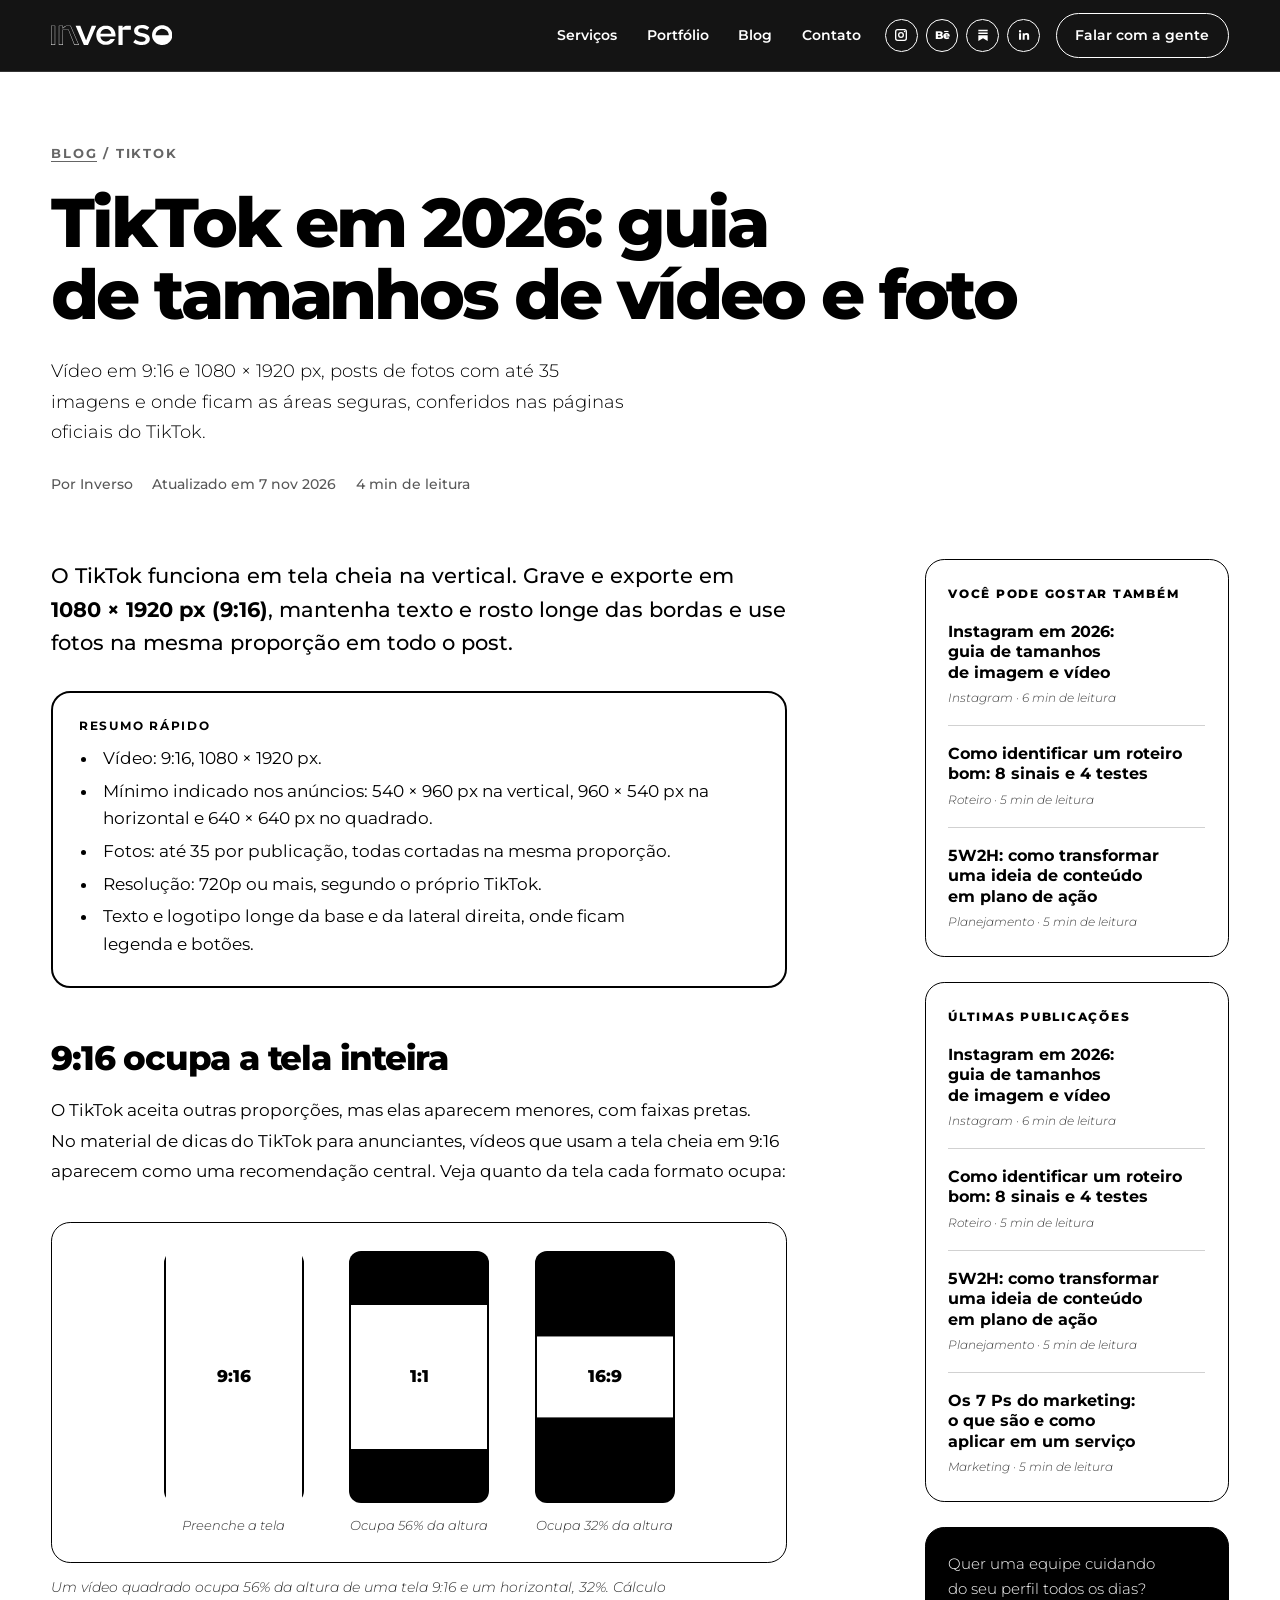
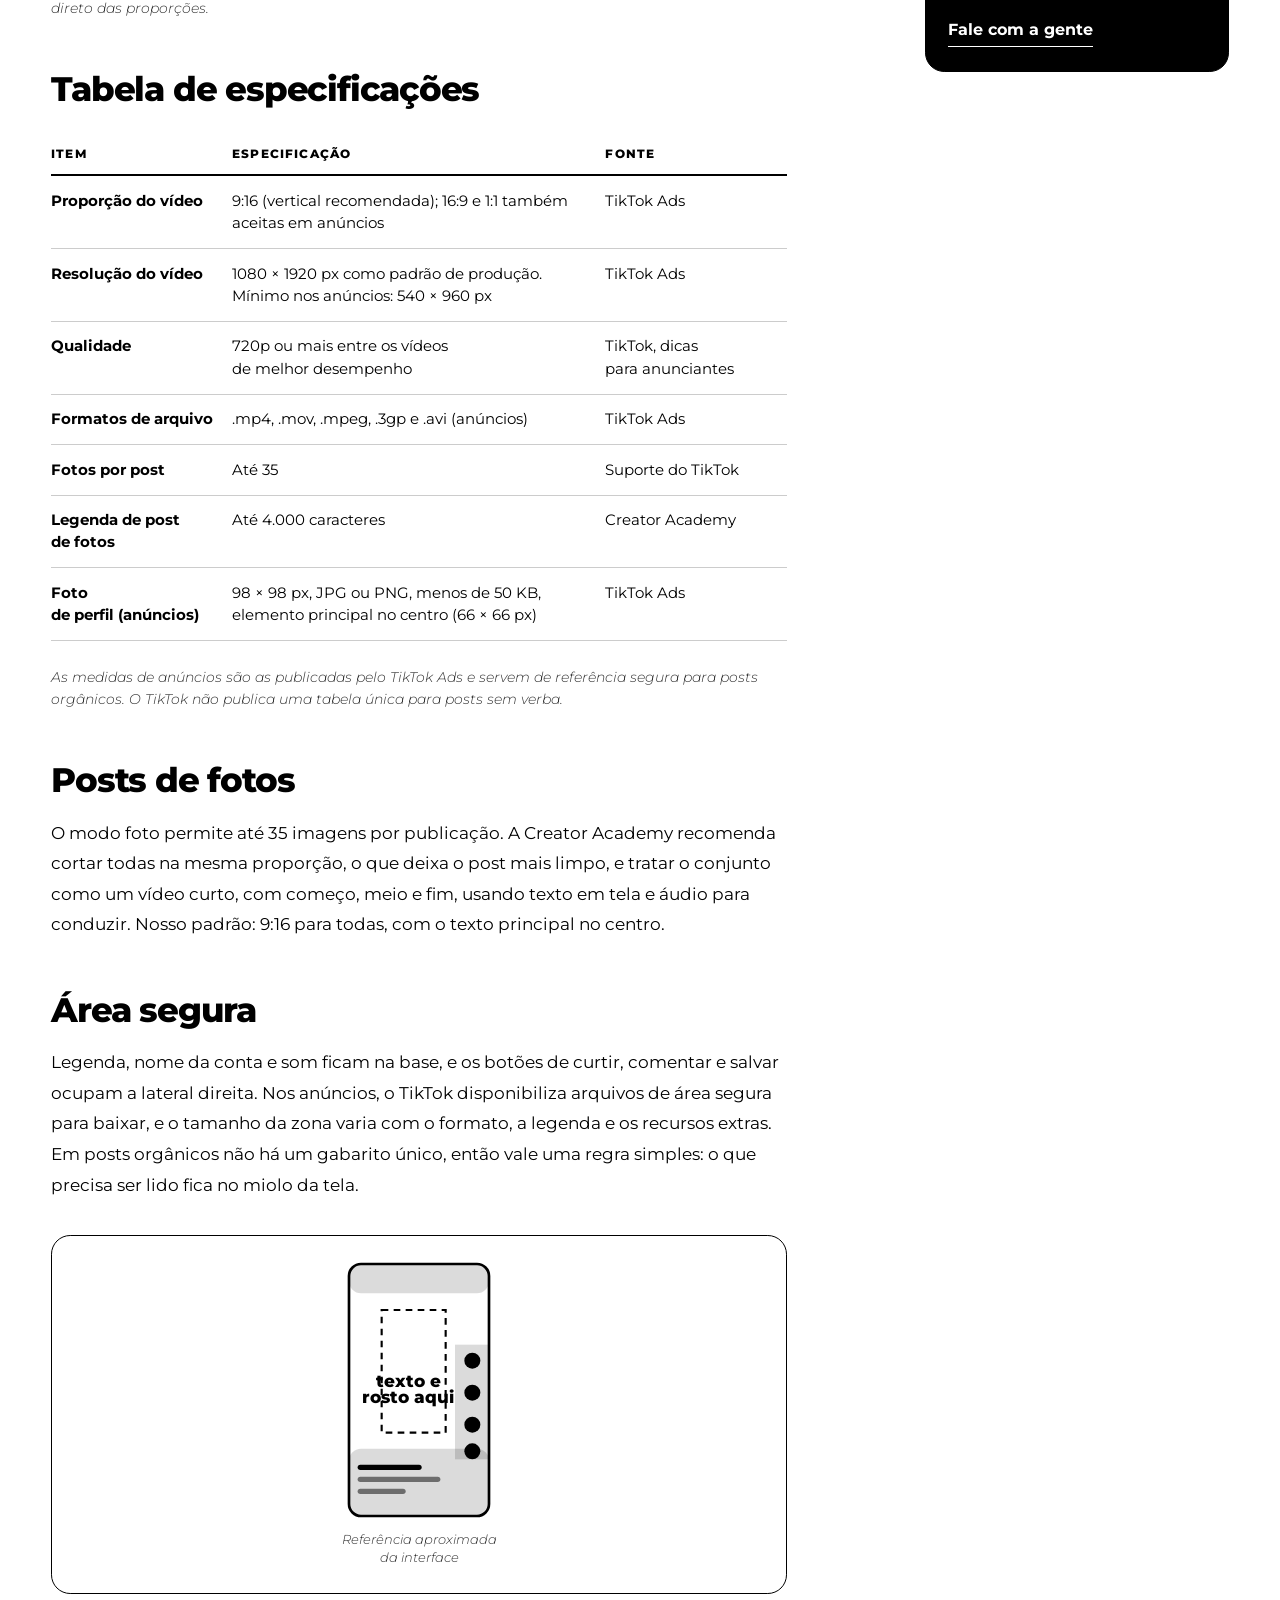
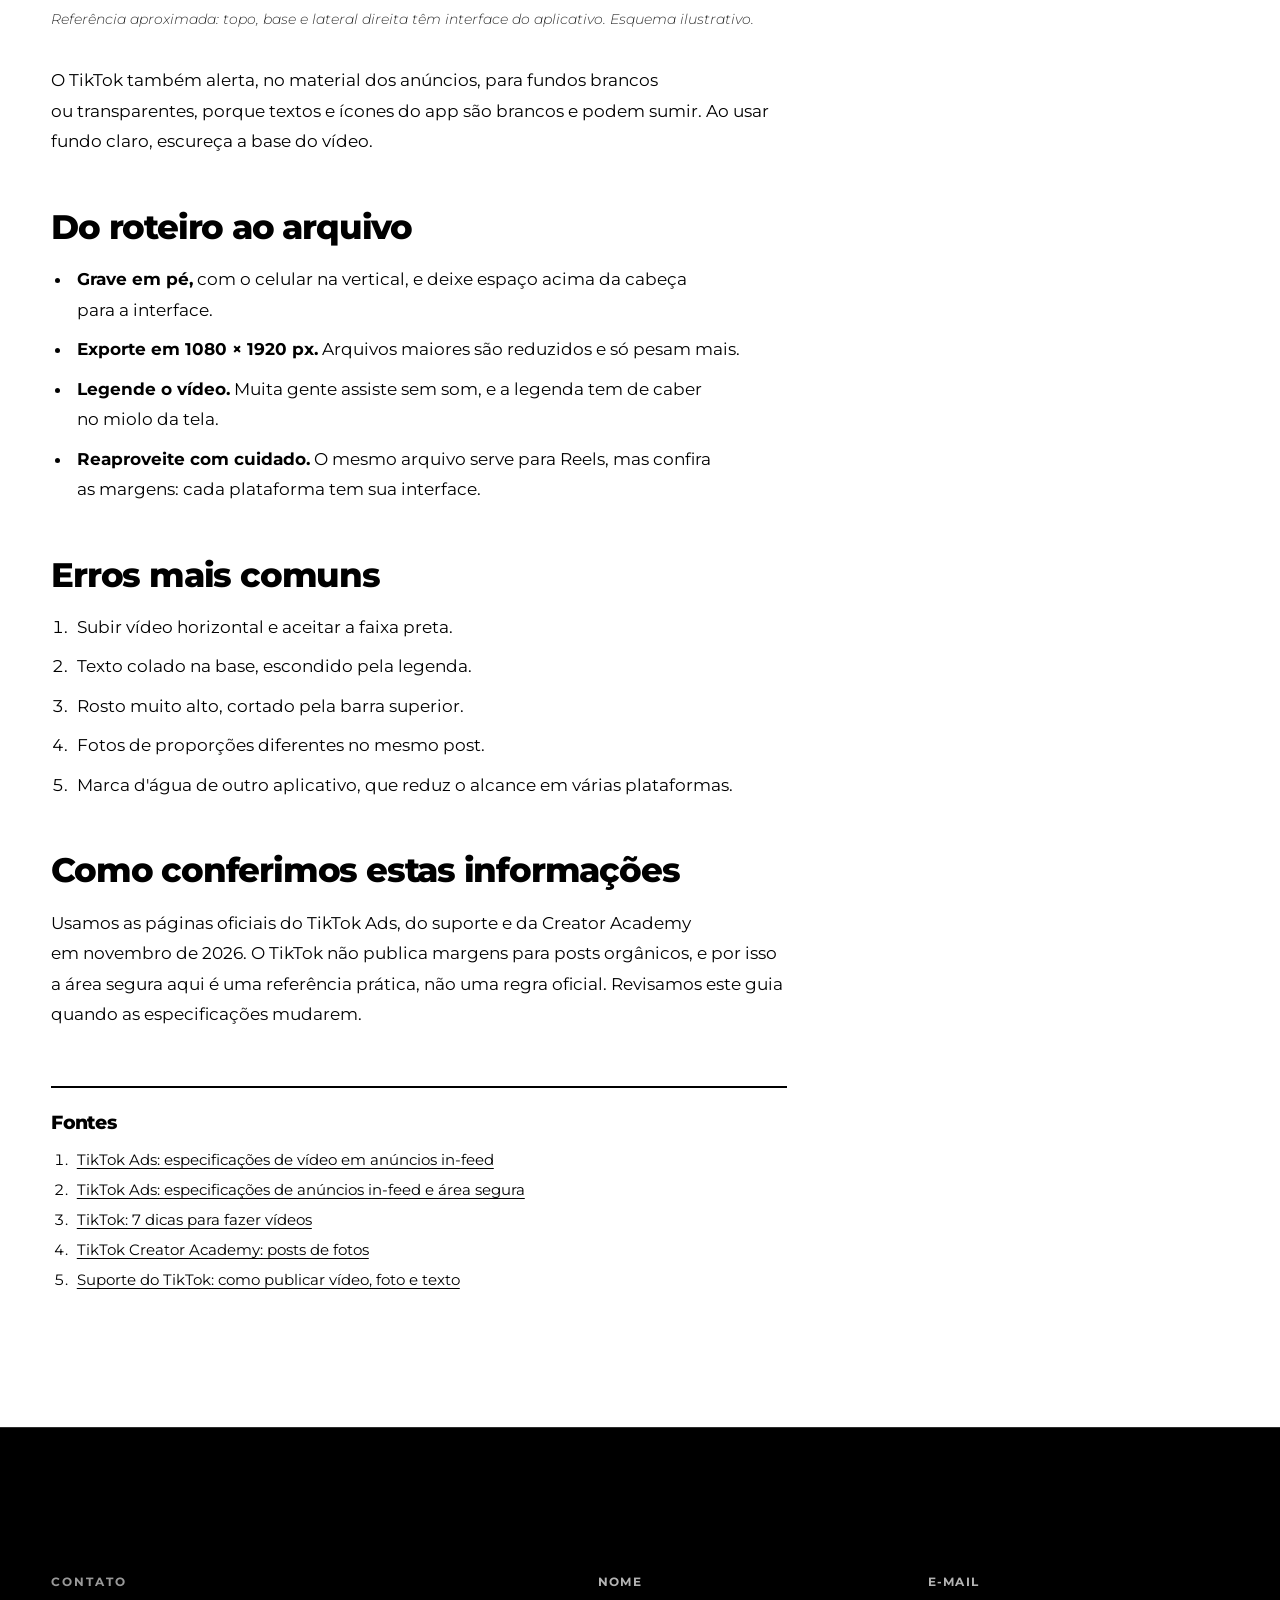
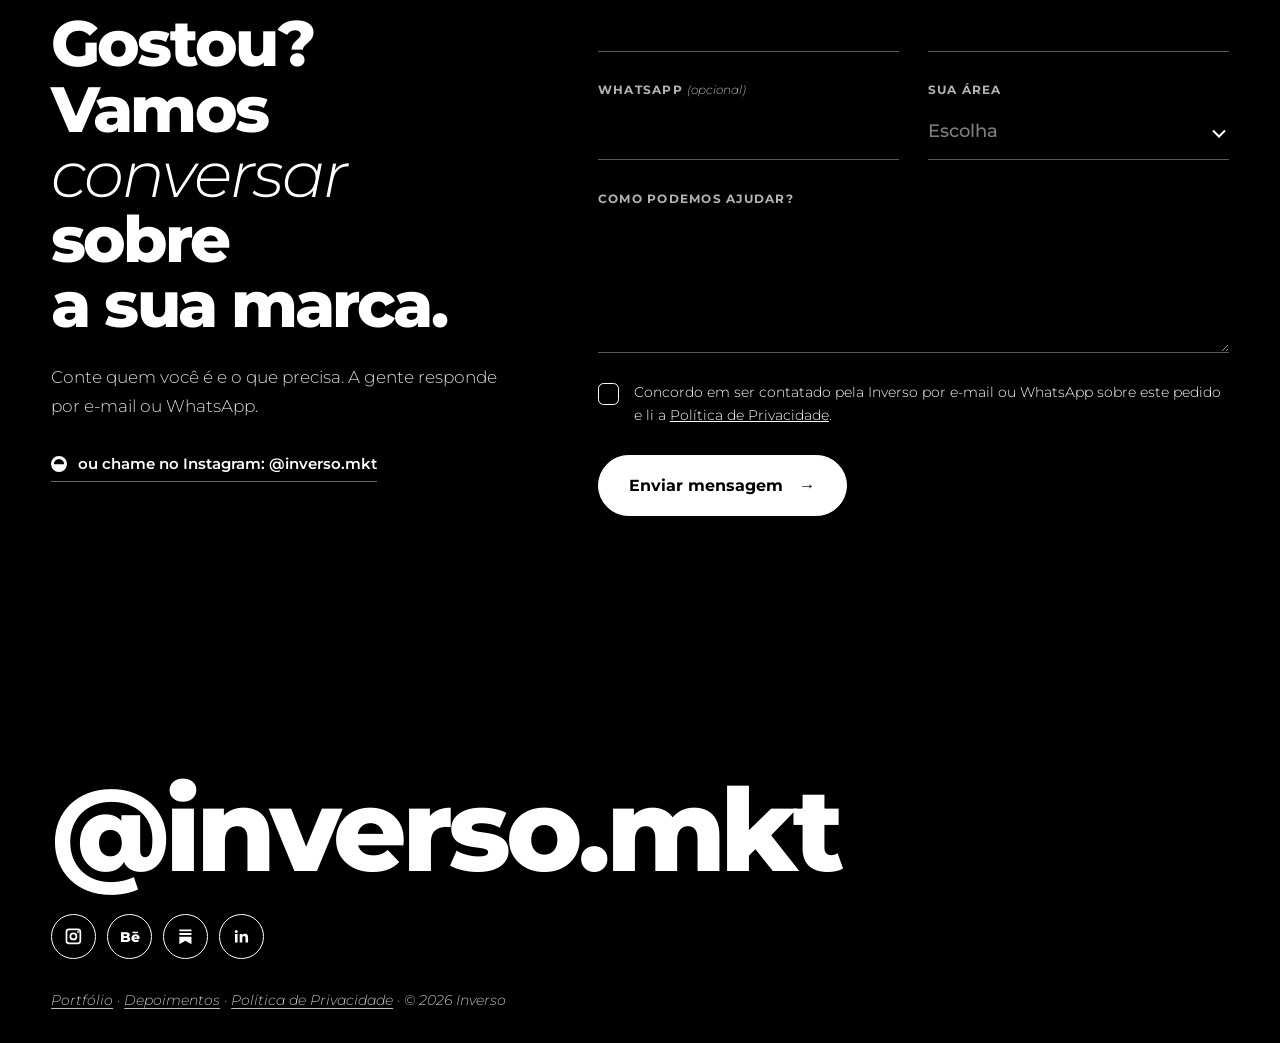
<file: blog/tiktok-tamanhos-2026/index.html>
<!DOCTYPE html>
<html lang="pt-BR">
<head>
<meta charset="utf-8">
<meta name="viewport" content="width=device-width, initial-scale=1">
<title>TikTok em 2026: guia de tamanhos de vídeo e foto | Inverso</title>
<meta name="description" content="Vídeo em 9:16 e 1080 × 1920 px, posts de fotos com até 35 imagens e onde ficam as áreas seguras, conferidos nas páginas oficiais do TikTok.">
<meta name="theme-color" content="#000000">
<link rel="canonical" href="https://inverso-site.inverso-mkt.workers.dev/blog/tiktok-tamanhos-2026/">
<meta property="og:type" content="article">
<meta property="og:site_name" content="Inverso">
<meta property="og:title" content="TikTok em 2026: guia de tamanhos de vídeo e foto | Inverso">
<meta property="og:description" content="Vídeo em 9:16 e 1080 × 1920 px, posts de fotos com até 35 imagens e onde ficam as áreas seguras, conferidos nas páginas oficiais do TikTok.">
<meta property="og:url" content="https://inverso-site.inverso-mkt.workers.dev/blog/tiktok-tamanhos-2026/">
<meta property="og:locale" content="pt_BR">
<meta property="og:image" content="https://inverso-site.inverso-mkt.workers.dev/img/og.png">
<meta property="og:image:type" content="image/png">
<meta property="og:image:width" content="1200">
<meta property="og:image:height" content="630">
<meta property="og:image:alt" content="Logo da Inverso, em branco sobre fundo preto">
<meta name="twitter:card" content="summary_large_image">
<meta name="twitter:image" content="https://inverso-site.inverso-mkt.workers.dev/img/og.png">
<link rel="icon" href="/favicon.svg" type="image/svg+xml">
<link rel="preload" href="/fonts/montserrat.woff2" as="font" type="font/woff2" crossorigin>
<script>document.documentElement.classList.add('js')</script>
<link rel="stylesheet" href="/css/style.css">
<link rel="stylesheet" href="/css/site.css">
<script src="/js/site.js" defer></script>
<script type="application/ld+json">{"@context":"https://schema.org","@type":"Article","headline":"TikTok em 2026: guia de tamanhos de vídeo e foto","description":"Vídeo em 9:16 e 1080 × 1920 px, posts de fotos com até 35 imagens e onde ficam as áreas seguras, conferidos nas páginas oficiais do TikTok.","datePublished":"2026-11-07","dateModified":"2026-11-07","inLanguage":"pt-BR","author":{"@type":"Organization","name":"Inverso"},"publisher":{"@type":"Organization","name":"Inverso"},"mainEntityOfPage":"https://inverso-site.inverso-mkt.workers.dev/blog/tiktok-tamanhos-2026/"}</script>
</head>
<body class="bl">
<svg width="0" height="0" style="position:absolute" aria-hidden="true" focusable="false"><symbol id="logo" viewBox="0 0 2162.0 356.5"><path fill="currentColor" fill-rule="evenodd" d="M1423.5 11.5L1333.0 11.5L1314.0 21.0L1300.5 30.5L1288.5 41.5L1278.0 54.5L1277.0 54.0L1277.0 11.5L1202.5 11.5L1203.0 356.5L1277.0 356.0L1277.0 87.5L1279.0 86.0L1424.0 86.0ZM438.5 11.5L586.0 355.5L658.5 356.0L806.5 12.0L726.5 11.5L626.5 270.0L624.5 272.5L522.0 12.0ZM139.5 12.0L139.5 356.0L214.0 356.0L214.0 87.0L215.0 86.0L309.0 86.5L415.5 356.0L499.0 356.0L351.0 11.5L271.0 11.5L256.5 18.5L242.0 27.5L226.0 40.0L215.5 50.5L214.0 50.0L214.0 11.5ZM146.5 18.5L206.5 18.0L207.5 19.0L208.0 68.5L227.0 48.5L239.5 38.0L254.0 28.0L273.5 18.0L345.5 18.0L353.5 34.0L488.5 349.0L421.0 349.5L420.0 348.5L313.0 79.0L208.0 79.0L207.5 348.5L206.5 349.5L147.5 349.5L146.0 347.5ZM0.0 11.5L0.0 356.0L74.5 356.0L74.5 11.5ZM7.5 18.0L67.5 18.5L67.5 348.5L66.5 349.5L8.0 349.5L6.5 348.0L6.5 19.0ZM960.0 11.5L939.5 14.5L912.0 22.5L896.5 29.5L879.0 40.0L861.5 53.5L842.5 74.0L832.0 89.0L822.5 106.5L814.5 127.0L811.5 138.0L807.0 169.0L808.5 202.0L811.5 220.5L815.5 236.0L823.5 257.5L830.5 271.5L837.5 283.0L848.5 297.5L863.0 312.5L872.0 320.0L889.0 331.5L901.5 338.0L922.5 346.0L938.0 350.0L960.0 353.0L994.5 353.0L1004.0 352.0L1033.0 346.0L1052.0 339.0L1068.5 330.5L1085.5 319.0L1094.0 312.0L1113.5 291.5L1127.0 272.0L1138.0 249.0L1062.0 248.5L1053.5 260.5L1044.5 269.5L1029.0 280.5L1019.5 285.0L1002.0 290.5L989.0 292.5L969.5 293.0L955.0 291.5L946.0 289.5L928.5 281.5L915.5 272.5L905.5 263.0L896.0 250.5L890.0 239.5L885.0 226.0L881.5 205.5L1148.5 205.0L1150.0 198.0L1150.0 178.0L1148.5 162.5L1142.0 130.0L1135.0 110.5L1127.0 94.0L1111.0 70.0L1105.0 63.0L1087.5 46.5L1065.5 31.5L1046.5 22.5L1031.5 17.5L1014.0 13.5L998.0 11.5ZM881.5 153.5L885.0 137.0L893.0 118.5L902.0 105.5L914.5 93.0L926.0 85.0L947.0 76.0L967.0 72.0L989.0 71.5L1003.0 73.0L1016.5 77.0L1033.5 86.0L1044.5 94.5L1055.0 105.5L1063.5 118.0L1071.5 137.0L1075.0 155.0L1074.0 156.0L882.5 156.0ZM1967.5 5.5L1936.5 10.5L1923.0 14.5L1905.5 21.5L1886.5 31.5L1873.0 40.5L1860.0 51.0L1845.5 65.5L1834.5 79.0L1826.5 91.0L1818.5 105.5L1811.5 122.0L1806.5 138.0L1802.5 158.5L1801.5 192.0L1803.5 209.0L1808.5 230.5L1815.5 249.5L1822.5 263.5L1840.0 289.5L1863.0 313.0L1878.0 324.5L1893.5 334.0L1910.0 342.0L1929.5 349.0L1958.5 355.0L1969.0 356.0L1995.5 356.0L2013.0 354.0L2031.0 350.0L2046.5 345.0L2065.0 337.0L2080.0 328.5L2095.0 318.0L2112.0 303.0L2123.0 291.0L2140.0 266.5L2149.0 248.5L2155.0 232.5L2159.0 217.5L2162.0 199.5L2162.0 162.0L2159.0 144.0L2155.0 129.0L2149.0 113.0L2140.0 95.0L2129.5 79.0L2119.5 66.5L2097.5 45.5L2087.0 37.5L2072.5 28.5L2056.5 20.5L2038.0 13.5L2006.5 6.5L1982.5 5.0ZM1868.0 156.0L1874.0 138.0L1882.0 123.0L1887.0 116.0L1901.0 100.5L1917.0 88.0L1936.0 78.0L1955.0 72.0L1975.5 69.0L1998.0 70.0L2013.5 73.0L2031.5 79.5L2047.0 88.0L2055.5 94.0L2070.5 108.0L2077.5 116.5L2085.5 129.0L2094.5 150.0L2098.5 170.0L2098.5 183.0L2097.5 184.0L1866.0 184.0L1865.0 182.5ZM1702.0 13.5L1680.0 6.5L1652.0 1.5L1619.0 0.0L1586.5 2.5L1557.0 9.5L1534.0 19.5L1513.5 33.5L1498.5 49.5L1489.5 64.5L1484.5 78.5L1481.5 96.0L1481.5 112.5L1483.5 125.5L1486.5 135.5L1493.5 149.5L1503.0 162.0L1512.5 171.0L1525.0 180.0L1550.0 192.0L1577.0 200.0L1612.5 206.0L1635.0 211.0L1657.0 218.0L1667.5 223.0L1674.0 227.5L1682.0 236.0L1686.5 246.5L1687.5 255.5L1685.5 266.5L1682.0 274.0L1674.5 282.5L1667.5 287.5L1650.0 294.5L1640.5 296.5L1618.0 298.5L1587.5 296.5L1576.0 294.5L1558.5 289.5L1539.5 281.5L1527.0 274.5L1505.0 258.0L1465.5 305.5L1470.5 311.0L1491.5 326.0L1508.5 335.0L1525.5 342.0L1548.5 349.0L1583.0 355.0L1596.0 356.0L1629.5 356.0L1651.5 354.0L1667.5 351.0L1696.5 342.0L1710.5 335.0L1723.0 327.0L1730.5 321.0L1743.0 307.5L1753.0 290.5L1758.0 276.0L1761.0 257.0L1761.0 240.5L1759.0 226.5L1754.0 212.0L1749.5 203.5L1741.0 192.0L1732.5 183.5L1719.5 174.0L1710.0 168.5L1691.5 160.5L1661.5 151.5L1598.0 138.5L1573.5 129.5L1566.5 125.0L1560.0 118.5L1557.0 114.0L1554.0 104.0L1555.0 88.0L1558.5 80.0L1565.5 72.0L1571.0 68.0L1582.0 63.0L1601.0 59.0L1614.0 58.0L1638.5 59.0L1652.0 61.0L1667.5 65.0L1691.5 75.0L1717.0 91.0L1751.0 42.5L1742.5 35.5L1727.0 25.5Z"/></symbol></svg>
<header class="bar">
  <a class="brand" href="/" aria-label="Inverso, início">
    <svg class="brand__logo" viewBox="0 0 2162.0 356.5" aria-hidden="true"><use href="#logo"/></svg>
  </a>
  <nav class="bar__nav" aria-label="Seções">
    <a href="/#servicos">Serviços</a>
    <a href="/portfolio/">Portfólio</a>
    <a href="/blog/">Blog</a>
    <a href="/#contato">Contato</a>
  </nav>
  <div class="dots dots--bar"><a class="dot" href="https://www.instagram.com/inverso.mkt/" target="_blank" rel="noopener me" aria-label="Instagram da Inverso (abre em outra aba)" title="Instagram"><svg viewBox="0 0 24 24" aria-hidden="true"><path fill-rule="evenodd" d="M7 3h10a4 4 0 014 4v10a4 4 0 01-4 4H7a4 4 0 01-4-4V7a4 4 0 014-4zm0 2a2 2 0 00-2 2v10a2 2 0 002 2h10a2 2 0 002-2V7a2 2 0 00-2-2zm5 2.5a4.5 4.5 0 110 9 4.5 4.5 0 010-9zm0 2a2.5 2.5 0 100 5 2.5 2.5 0 000-5zM17.3 5.8a1.1 1.1 0 110 2.2 1.1 1.1 0 010-2.2z"/></svg></a><a class="dot" href="https://www.behance.net/inversocontato" target="_blank" rel="noopener me" aria-label="Behance da Inverso (abre em outra aba)" title="Behance"><span class="dot__t" aria-hidden="true">Bē</span></a><a class="dot" href="https://inversomkt.substack.com" target="_blank" rel="noopener me" aria-label="Substack da Inverso (abre em outra aba)" title="Substack"><svg viewBox="0 0 24 24" aria-hidden="true"><path d="M5 4h14v2.2H5zM5 8.2h14v2.2H5zM5 12.4h14V21l-7-4-7 4z"/></svg></a><a class="dot" href="https://www.linkedin.com/company/inverso-marketing" target="_blank" rel="noopener me" aria-label="LinkedIn da Inverso (abre em outra aba)" title="LinkedIn"><svg viewBox="0 0 24 24" aria-hidden="true"><path d="M4.6 9.2h3V19h-3zM6.1 4.6a1.75 1.75 0 110 3.5 1.75 1.75 0 010-3.5zM10 9.2h2.9v1.35c.5-.95 1.65-1.6 3.1-1.6 3 0 3.7 1.95 3.7 4.5V19h-3v-5c0-1.2 0-2.55-1.65-2.55S13 12.8 13 14v5h-3z"/></svg></a></div>
  <a class="btn" href="/#contato">Falar com a gente</a>
</header>
<main id="topo">
  <div class="bh">
    <p class="bh__k"><a href="/blog/">Blog</a> / TikTok</p>
    <h1>TikTok em 2026: guia de tamanhos de vídeo e foto</h1>
    <p class="bh__d">Vídeo em 9:16 e 1080 × 1920 px, posts de fotos com até 35 imagens e onde ficam as áreas seguras, conferidos nas páginas oficiais do TikTok.</p>
    <p class="bh__m"><span>Por Inverso</span><span>Atualizado em 7 nov 2026</span><span>4 min de leitura</span></p>
  </div>
  <div class="bm">
    <article class="art">
<p class="lead">O TikTok funciona em tela cheia na vertical. Grave e exporte em <b>1080 × 1920 px (9:16)</b>, mantenha texto e rosto longe das bordas e use fotos na mesma proporção em todo o post.</p>

<div class="note"><b>Resumo rápido</b>
<ul>
<li>Vídeo: 9:16, 1080 × 1920 px.</li>
<li>Mínimo indicado nos anúncios: 540 × 960 px na vertical, 960 × 540 px na horizontal e 640 × 640 px no quadrado.</li>
<li>Fotos: até 35 por publicação, todas cortadas na mesma proporção.</li>
<li>Resolução: 720p ou mais, segundo o próprio TikTok.</li>
<li>Texto e logotipo longe da base e da lateral direita, onde ficam legenda e botões.</li>
</ul></div>

<h2 id="proporcao">9:16 ocupa a tela inteira</h2>
<p>O TikTok aceita outras proporções, mas elas aparecem menores, com faixas pretas. No material de dicas do TikTok para anunciantes, vídeos que usam a tela cheia em 9:16 aparecem como uma recomendação central. Veja quanto da tela cada formato ocupa:</p>
<figure><div class="fg-row"><figure class="fg-i fg-i--ph"><svg class="fg-svg " viewBox="0 0 108 192" role="img" aria-label="9:16 dentro de uma tela 9:16"><rect x="1.5" y="1.5" width="105" height="189" rx="9" fill="#000"/><rect x="3" y="0.0" width="102" height="192.0" fill="#fff"/><text x="54.0" y="100.0" text-anchor="middle" class="fg-t">9:16</text></svg><figcaption>Preenche a tela</figcaption></figure><figure class="fg-i fg-i--ph"><svg class="fg-svg " viewBox="0 0 108 192" role="img" aria-label="1:1 dentro de uma tela 9:16"><rect x="1.5" y="1.5" width="105" height="189" rx="9" fill="#000"/><rect x="3" y="42.0" width="102" height="108.0" fill="#fff"/><text x="54.0" y="100.0" text-anchor="middle" class="fg-t">1:1</text></svg><figcaption>Ocupa 56% da altura</figcaption></figure><figure class="fg-i fg-i--ph"><svg class="fg-svg " viewBox="0 0 108 192" role="img" aria-label="16:9 dentro de uma tela 9:16"><rect x="1.5" y="1.5" width="105" height="189" rx="9" fill="#000"/><rect x="3" y="65.6" width="102" height="60.7" fill="#fff"/><text x="54.0" y="100.0" text-anchor="middle" class="fg-t">16:9</text></svg><figcaption>Ocupa 32% da altura</figcaption></figure></div><figcaption>Um vídeo quadrado ocupa 56% da altura de uma tela 9:16 e um horizontal, 32%. Cálculo direto das proporções.</figcaption></figure>

<h2 id="tabela">Tabela de especificações</h2>
<div class="tbl"><table>
<thead><tr><th>Item</th><th>Especificação</th><th>Fonte</th></tr></thead>
<tbody>
<tr><td>Proporção do vídeo</td><td>9:16 (vertical recomendada); 16:9 e 1:1 também aceitas em anúncios</td><td>TikTok Ads</td></tr>
<tr><td>Resolução do vídeo</td><td>1080 × 1920 px como padrão de produção. Mínimo nos anúncios: 540 × 960 px</td><td>TikTok Ads</td></tr>
<tr><td>Qualidade</td><td>720p ou mais entre os vídeos de melhor desempenho</td><td>TikTok, dicas para anunciantes</td></tr>
<tr><td>Formatos de arquivo</td><td>.mp4, .mov, .mpeg, .3gp e .avi (anúncios)</td><td>TikTok Ads</td></tr>
<tr><td>Fotos por post</td><td>Até 35</td><td>Suporte do TikTok</td></tr>
<tr><td>Legenda de post de fotos</td><td>Até 4.000 caracteres</td><td>Creator Academy</td></tr>
<tr><td>Foto de perfil (anúncios)</td><td>98 × 98 px, JPG ou PNG, menos de 50 KB, elemento principal no centro (66 × 66 px)</td><td>TikTok Ads</td></tr>
</tbody></table></div>
<p class="small">As medidas de anúncios são as publicadas pelo TikTok Ads e servem de referência segura para posts orgânicos. O TikTok não publica uma tabela única para posts sem verba.</p>

<h2 id="fotos">Posts de fotos</h2>
<p>O modo foto permite até 35 imagens por publicação. A Creator Academy recomenda cortar todas na mesma proporção, o que deixa o post mais limpo, e tratar o conjunto como um vídeo curto, com começo, meio e fim, usando texto em tela e áudio para conduzir. Nosso padrão: 9:16 para todas, com o texto principal no centro.</p>

<h2 id="seguranca">Área segura</h2>
<p>Legenda, nome da conta e som ficam na base, e os botões de curtir, comentar e salvar ocupam a lateral direita. Nos anúncios, o TikTok disponibiliza arquivos de área segura para baixar, e o tamanho da zona varia com o formato, a legenda e os recursos extras. Em posts orgânicos não há um gabarito único, então vale uma regra simples: o que precisa ser lido fica no miolo da tela.</p>
<figure><div class="fg-row"><figure class="fg-i fg-i--ph"><svg class="fg-svg " viewBox="0 0 108 192" role="img" aria-label="Referência aproximada de onde ficam a legenda e os botões do TikTok"><rect x="1.5" y="1.5" width="105" height="189" rx="9" fill="#fff" stroke="#000" stroke-width="2"/><rect x="1.5" y="1.5" width="105" height="22" rx="9" fill="#000" fill-opacity=".14"/><rect x="1.5" y="140" width="105" height="50" rx="9" fill="#000" fill-opacity=".14"/><rect x="81" y="62" width="25" height="86" fill="#000" fill-opacity=".14"/><circle cx="94" cy="74" r="6" fill="#000"/><circle cx="94" cy="98" r="6" fill="#000"/><circle cx="94" cy="122" r="6" fill="#000"/><circle cx="94" cy="142" r="6" fill="#000"/><rect x="8" y="152" width="48" height="4" rx="2" fill="#000"/><rect x="8" y="161" width="62" height="4" rx="2" fill="#000" fill-opacity=".5"/><rect x="8" y="170" width="36" height="4" rx="2" fill="#000" fill-opacity=".5"/><rect x="26" y="36" width="48" height="92" fill="none" stroke="#000" stroke-width="1.6" stroke-dasharray="5 4"/><text x="46.0" y="94.0" text-anchor="middle" class="fg-t">texto e</text><text x="46.0" y="106.0" text-anchor="middle" class="fg-t">rosto aqui</text></svg><figcaption>Referência aproximada da interface</figcaption></figure></div><figcaption>Referência aproximada: topo, base e lateral direita têm interface do aplicativo. Esquema ilustrativo.</figcaption></figure>
<p>O TikTok também alerta, no material dos anúncios, para fundos brancos ou transparentes, porque textos e ícones do app são brancos e podem sumir. Ao usar fundo claro, escureça a base do vídeo.</p>

<h2 id="producao">Do roteiro ao arquivo</h2>
<ul>
<li><b>Grave em pé,</b> com o celular na vertical, e deixe espaço acima da cabeça para a interface.</li>
<li><b>Exporte em 1080 × 1920 px.</b> Arquivos maiores são reduzidos e só pesam mais.</li>
<li><b>Legende o vídeo.</b> Muita gente assiste sem som, e a legenda tem de caber no miolo da tela.</li>
<li><b>Reaproveite com cuidado.</b> O mesmo arquivo serve para Reels, mas confira as margens: cada plataforma tem sua interface.</li>
</ul>

<h2 id="erros">Erros mais comuns</h2>
<ol>
<li>Subir vídeo horizontal e aceitar a faixa preta.</li>
<li>Texto colado na base, escondido pela legenda.</li>
<li>Rosto muito alto, cortado pela barra superior.</li>
<li>Fotos de proporções diferentes no mesmo post.</li>
<li>Marca d'água de outro aplicativo, que reduz o alcance em várias plataformas.</li>
</ol>

<h2 id="como-conferimos">Como conferimos estas informações</h2>
<p>Usamos as páginas oficiais do TikTok Ads, do suporte e da Creator Academy em novembro de 2026. O TikTok não publica margens para posts orgânicos, e por isso a área segura aqui é uma referência prática, não uma regra oficial. Revisamos este guia quando as especificações mudarem.</p>

<div class="src"><h2 id="fontes">Fontes</h2><ol>
<li><a href="https://ads.tiktok.com/help/article/video-ads-specifications" target="_blank" rel="noopener">TikTok Ads: especificações de vídeo em anúncios in-feed</a></li>
<li><a href="https://ads.tiktok.com/help/article/tiktok-reservation-in-feed-ads-reach-frequency?lang=en" target="_blank" rel="noopener">TikTok Ads: especificações de anúncios in-feed e área segura</a></li>
<li><a href="https://ads.tiktok.com/business/library/Top_Tips_One_Pager_SMB.pdf" target="_blank" rel="noopener">TikTok: 7 dicas para fazer vídeos</a></li>
<li><a href="https://www.tiktok.com/creator-academy/en/article/photo-posting" target="_blank" rel="noopener">TikTok Creator Academy: posts de fotos</a></li>
<li><a href="https://www.tiktok.com/support/faq_detail?id=7581826684085606968&category=web_account" target="_blank" rel="noopener">Suporte do TikTok: como publicar vídeo, foto e texto</a></li>
</ol></div>
</article>
    <aside class="side" aria-label="Mais conteúdo">
      <div class="sbox"><h2>Você pode gostar também</h2><ul><li><a href="/blog/instagram-tamanhos-2026/"><b>Instagram em 2026: guia de tamanhos de imagem e vídeo</b><span>Instagram · 6 min de leitura</span></a></li><li><a href="/blog/como-identificar-um-roteiro-bom/"><b>Como identificar um roteiro bom: 8 sinais e 4 testes</b><span>Roteiro · 5 min de leitura</span></a></li><li><a href="/blog/5w2h-plano-de-acao/"><b>5W2H: como transformar uma ideia de conteúdo em plano de ação</b><span>Planejamento · 5 min de leitura</span></a></li></ul></div>
      <div class="sbox"><h2>Últimas publicações</h2><ul><li><a href="/blog/instagram-tamanhos-2026/"><b>Instagram em 2026: guia de tamanhos de imagem e vídeo</b><span>Instagram · 6 min de leitura</span></a></li><li><a href="/blog/como-identificar-um-roteiro-bom/"><b>Como identificar um roteiro bom: 8 sinais e 4 testes</b><span>Roteiro · 5 min de leitura</span></a></li><li><a href="/blog/5w2h-plano-de-acao/"><b>5W2H: como transformar uma ideia de conteúdo em plano de ação</b><span>Planejamento · 5 min de leitura</span></a></li><li><a href="/blog/7-ps-do-marketing/"><b>Os 7 Ps do marketing: o que são e como aplicar em um serviço</b><span>Marketing · 5 min de leitura</span></a></li></ul></div>
      <div class="sbox sbox--cta"><p>Quer uma equipe cuidando do seu perfil todos os dias?</p><a href="#contato-post">Fale com a gente</a></div>
    </aside>
  </div>
  <section class="ct" id="contato-post" aria-labelledby="ctp-t">
  <div class="ct__in">
    <div class="ct__txt">
      <p class="ct__k">Contato</p>
      <h2 class="ct__t" id="ctp-t">Gostou? Vamos <em>conversar</em> sobre a sua marca.</h2>
      <p class="ct__p">Conte quem você é e o que precisa. A gente responde por e-mail ou WhatsApp.</p>
      <a class="ct__ig" href="https://www.instagram.com/inverso.mkt/" target="_blank" rel="noopener"><span class="ct__dot" aria-hidden="true"></span>ou chame no Instagram: @inverso.mkt</a>
    </div>
    <div class="ct__box">
      <form class="fm" name="contato" method="POST" action="/api/contato" data-origem="post-tiktok-tamanhos-2026">
        <input type="hidden" name="origem" value="post-tiktok-tamanhos-2026">
        <p class="fm__hp" aria-hidden="true"><label>Não preencha este campo: <input name="bot-field" tabindex="-1" autocomplete="off"></label></p>
        <div class="fm__row">
          <div class="ff"><label for="ctp-nome">Nome</label><input id="ctp-nome" name="nome" type="text" autocomplete="name" required><i aria-hidden="true"></i></div>
          <div class="ff"><label for="ctp-email">E-mail</label><input id="ctp-email" name="email" type="email" autocomplete="email" required><i aria-hidden="true"></i></div>
        </div>
        <div class="fm__row">
          <div class="ff"><label for="ctp-zap">WhatsApp <span>(opcional)</span></label><input id="ctp-zap" name="whatsapp" type="tel" autocomplete="tel" inputmode="tel"><i aria-hidden="true"></i></div>
          <div class="ff ff--s"><label for="ctp-area">Sua área</label><select id="ctp-area" name="area" required><option value="" selected disabled>Escolha</option><option value="Advocacia">Advocacia</option><option value="Medicina">Medicina</option><option value="Odontologia">Odontologia</option><option value="Psicologia">Psicologia</option><option value="Educação e ensino">Educação e ensino</option><option value="Treinamento e esporte">Treinamento e esporte</option><option value="Empreendedorismo">Empreendedorismo</option><option value="Outra área">Outra área</option></select><i aria-hidden="true"></i></div>
        </div>
        <div class="ff"><label for="ctp-msg">Como podemos ajudar?</label><textarea id="ctp-msg" name="mensagem" rows="4" required></textarea><i aria-hidden="true"></i></div>
        <label class="fchk"><input type="checkbox" name="consentimento" value="sim" required><span class="fchk__b" aria-hidden="true"></span><span>Concordo em ser contatado pela Inverso por e-mail ou WhatsApp sobre este pedido e li a <a href="/privacidade/" target="_blank" rel="noopener">Política de Privacidade</a>.</span></label>
        <div class="fm__act">
          <button class="fsub" type="submit"><span class="fsub__t">Enviar mensagem</span><span class="fsub__a" aria-hidden="true">→</span></button>
          <p class="fm__err" role="alert" hidden>Não conseguimos enviar agora. Tente de novo ou chame a gente no Instagram @inverso.mkt.</p>
        </div>
      </form>
      <div class="fok" hidden tabindex="-1">
        <span class="fok__sym" aria-hidden="true"></span>
        <h3>Mensagem recebida.</h3>
        <p>Em breve a gente entra em contato pelo e-mail ou WhatsApp que você informou.</p>
      </div>
    </div>
  </div>
</section>
</main>
<footer class="foot">
  <a class="foot__ig" href="https://www.instagram.com/inverso.mkt/" target="_blank" rel="noopener">@inverso.mkt</a>
  <div class="dots dots--foot"><a class="dot" href="https://www.instagram.com/inverso.mkt/" target="_blank" rel="noopener me" aria-label="Instagram da Inverso (abre em outra aba)" title="Instagram"><svg viewBox="0 0 24 24" aria-hidden="true"><path fill-rule="evenodd" d="M7 3h10a4 4 0 014 4v10a4 4 0 01-4 4H7a4 4 0 01-4-4V7a4 4 0 014-4zm0 2a2 2 0 00-2 2v10a2 2 0 002 2h10a2 2 0 002-2V7a2 2 0 00-2-2zm5 2.5a4.5 4.5 0 110 9 4.5 4.5 0 010-9zm0 2a2.5 2.5 0 100 5 2.5 2.5 0 000-5zM17.3 5.8a1.1 1.1 0 110 2.2 1.1 1.1 0 010-2.2z"/></svg></a><a class="dot" href="https://www.behance.net/inversocontato" target="_blank" rel="noopener me" aria-label="Behance da Inverso (abre em outra aba)" title="Behance"><span class="dot__t" aria-hidden="true">Bē</span></a><a class="dot" href="https://inversomkt.substack.com" target="_blank" rel="noopener me" aria-label="Substack da Inverso (abre em outra aba)" title="Substack"><svg viewBox="0 0 24 24" aria-hidden="true"><path d="M5 4h14v2.2H5zM5 8.2h14v2.2H5zM5 12.4h14V21l-7-4-7 4z"/></svg></a><a class="dot" href="https://www.linkedin.com/company/inverso-marketing" target="_blank" rel="noopener me" aria-label="LinkedIn da Inverso (abre em outra aba)" title="LinkedIn"><svg viewBox="0 0 24 24" aria-hidden="true"><path d="M4.6 9.2h3V19h-3zM6.1 4.6a1.75 1.75 0 110 3.5 1.75 1.75 0 010-3.5zM10 9.2h2.9v1.35c.5-.95 1.65-1.6 3.1-1.6 3 0 3.7 1.95 3.7 4.5V19h-3v-5c0-1.2 0-2.55-1.65-2.55S13 12.8 13 14v5h-3z"/></svg></a></div>
  <p class="foot__small"><a href="/portfolio/">Portfólio</a> · <a href="/depoimentos/">Depoimentos</a> · <a href="/privacidade/">Política de Privacidade</a> · © 2026 Inverso</p>
</footer>
</body>
</html>
</file>
<file: css/style.css>
/* Inverso: preto, branco e a ideia de inversão. Hierarquia em três pesos, como na peça "Leia aqui". */

@font-face {
  font-family: "Montserrat";
  src: url("../fonts/montserrat.woff2") format("woff2");
  font-weight: 100 900;
  font-style: normal;
  font-display: swap;
}
@font-face {
  font-family: "Montserrat";
  src: url("../fonts/montserrat-italic.woff2") format("woff2");
  font-weight: 100 900;
  font-style: italic;
  font-display: swap;
}

:root {
  /* Símbolo da marca: anel grosso, meia-lua aberta em cima, base cheia (medido no PNG oficial) */
  --symm: url("data:image/svg+xml,%3Csvg xmlns='http://www.w3.org/2000/svg' viewBox='0 0 100 100'%3E%3Cpath fill-rule='evenodd' d='M50 0A50 50 0 1 0 50 100A50 50 0 1 0 50 0ZM17.8 50.8A32.2 32.2 0 0 1 82.2 50.8Z'/%3E%3C/svg%3E");
  --black: #000;
  --white: #fff;
  --font: "Montserrat", "Helvetica Neue", Arial, sans-serif;
  --pad: clamp(1.25rem, 4vw, 3.5rem);
  --ease: cubic-bezier(.7, 0, .2, 1);
}

*, *::before, *::after { box-sizing: border-box; }

html { -webkit-text-size-adjust: 100%; scroll-behavior: smooth; }

body {
  margin: 0;
  background: var(--black);
  color: var(--white);
  font-family: var(--font);
  font-size: 1rem;
  font-weight: 400;
  line-height: 1.6;
  -webkit-font-smoothing: antialiased;
  text-rendering: optimizeLegibility;
}

p { margin: 0; }
a { color: inherit; }

:focus-visible { outline: 2px solid currentColor; outline-offset: 4px; }

/* ---------- Barra superior (inverte sozinha sobre qualquer fundo) ---------- */

.bar {
  position: fixed;
  inset: 0 0 auto 0;
  z-index: 50;
  display: flex;
  align-items: center;
  justify-content: space-between;
  padding: 1.1rem var(--pad);
  color: var(--white);
  mix-blend-mode: difference;
  pointer-events: none;
}
.bar > * { pointer-events: auto; }

.brand { display: block; line-height: 0; }
.brand__logo { height: 1.25rem; width: auto; aspect-ratio: 2162 / 356.5; display: block; }

.btn {
  font-weight: 600;
  font-size: .875rem;
  text-decoration: none;
  padding: .65rem 1.15rem;
  border: 1.5px solid currentColor;
  border-radius: 999px;
  transition: background-color .25s var(--ease), color .25s var(--ease);
}
.btn:hover { background: var(--white); color: var(--black); }

/* ---------- Palco: hero preto + íris branca que se abre a partir do "o" ---------- */

.stage { position: relative; }

.pin {
  position: relative;
  background: var(--black);
}

.hero {
  position: relative;
  min-height: 100vh;
  min-height: 100svh;
  display: flex;
  flex-direction: column;
  justify-content: flex-end;
  padding: 0 var(--pad) clamp(1.5rem, 4vw, 3.25rem);
}

/* Segundo e terceiro degraus da hierarquia: médio, depois leve em itálico */
.hero__copy {
  max-width: 44rem;
  margin-bottom: clamp(1.75rem, 5vw, 4rem);
}
.hero__lead {
  font-weight: 500;
  font-size: clamp(1.6rem, 3.3vw, 3.25rem);
  line-height: 1.12;
  letter-spacing: -.02em;
}
.hero__sub {
  margin-top: 1rem;
  font-weight: 300;
  font-style: italic;
  font-size: clamp(.95rem, 1.35vw, 1.25rem);
  opacity: .85;
}

/* Primeiro degrau: a marca, em tamanho de fachada */
.wordmark { margin: 0; line-height: 0; }
.wordmark__rise { position: relative; display: block; overflow: hidden; }
.wordmark svg { display: block; width: 100%; height: auto; color: var(--white); }

/* Ponto de origem da íris: centro do "o" da marca */
.o-anchor { position: absolute; width: 0; height: 0; }

/* Entrada: a marca sobe de dentro do chão. Única coreografia automática da página. */
.js .wordmark svg {
  animation: rise 1.15s var(--ease) both;
  animation-delay: .15s;
}
@keyframes rise {
  from { transform: translateY(105%); }
  to   { transform: none; }
}
.js .hero__copy {
  animation: fade 1s ease both;
  animation-delay: .95s;
}
@keyframes fade { from { opacity: 0; } to { opacity: 1; } }

/* @@STORY@@ */
/* Camada branca: a história que avança e rebobina com a rolagem. Sem JS vira uma seção comum. */
.iris { position: relative; background: var(--white); color: var(--black); }
.story { padding: clamp(4.5rem, 10vh, 7rem) var(--pad); display: grid; gap: clamp(4rem, 10vh, 7rem); }
.chap { display: grid; gap: 1.5rem; align-content: center; }
.chap__kicker { font-size: .78rem; font-weight: 700; letter-spacing: .2em; text-transform: uppercase; opacity: .6; margin: 0; }
.chap__big { margin: 0; font-weight: 800; font-size: clamp(2.4rem, 6.9vw, 6.6rem); line-height: .98; letter-spacing: -.045em; max-width: 12ch; }
.chap__big--m { font-size: clamp(2.2rem, 5.2vw, 5.2rem); }
.chap__big--c { max-width: none; text-align: center; font-size: clamp(2.2rem, 5.8vw, 5.8rem); }
.chap__aside { font-weight: 500; font-size: clamp(1.05rem, 1.55vw, 1.4rem); line-height: 1.4; letter-spacing: -.01em; max-width: 26rem; }
.chap__lines { display: grid; gap: .9rem; max-width: 38rem; font-weight: 500; font-size: clamp(1.05rem, 1.7vw, 1.55rem); line-height: 1.35; letter-spacing: -.01em; }
.chap__lines p:nth-child(2) { font-weight: 300; }
.chap__body { max-width: 34rem; font-weight: 400; font-size: clamp(.95rem, 1.15vw, 1.075rem); }
.wl { display: inline-block; overflow: hidden; vertical-align: top; padding: .14em .12em .14em 0; margin: -.14em -.12em -.14em 0; }
.wd { display: inline-block; }
.invw { display: inline-block; position: relative; padding: 0 .28em; color: var(--white); font-weight: 800; }
.invw::before { content: ""; position: absolute; inset: -.05em 0; background: var(--black); border-radius: .12em; transform-origin: left; transform: scaleX(var(--v, 1)); }
.invw > span { position: relative; }
.orbit { display: none; }
.wlist { list-style: none; margin: 0; padding: 0; display: grid; gap: .1rem; }
.wlist li { display: flex; align-items: baseline; gap: 1rem; }
.wlist li > span { width: 2rem; font-size: .8rem; font-weight: 700; letter-spacing: .1em; opacity: .5; }
.wlist b { position: relative; font-weight: 800; font-size: clamp(2rem, 5.2vw, 5rem); line-height: 1.02; letter-spacing: -.045em; color: transparent; -webkit-text-stroke: 1.5px var(--black); }
.wlist b::after { content: attr(data-t); position: absolute; left: 0; top: 0; color: var(--black); -webkit-text-stroke: 0; clip-path: inset(-.3em calc((1 - var(--f, 1)) * 100%) -.3em -.1em); }
.mark { display: none; }

/* Modo vivo: a história ocupa o palco e anda com a rolagem */
.is-live .stage { height: 900vh; }
.is-live .pin { position: sticky; top: 0; height: 100vh; height: 100svh; min-height: 34rem; overflow: hidden; }
.is-live .hero { position: absolute; inset: 0; min-height: 0; }
.is-live .iris { position: absolute; inset: 0; clip-path: circle(0px at 50% 50%); will-change: clip-path; }
.is-live .story { position: absolute; inset: 0; padding: 0; gap: 0; display: block; }
.is-live .chap {
  position: absolute; inset: 0;
  padding: calc(var(--barh, 4.5rem) + 1rem) var(--pad);
  align-content: center;
  --in: 0; --out: 0;
  opacity: calc(1 - var(--out));
  transform: translateY(calc(var(--out) * -7vh));
  visibility: hidden;
  will-change: opacity, transform;
}
.is-live .chap.on { visibility: visible; }
.is-live .r { --v: clamp(0, calc((var(--in) - var(--d, 0)) * 4), 1); }
.is-live .wd.r { transform: translateY(calc((1 - var(--v)) * 112%)); }
.is-live .chap__aside.r, .is-live .chap__body.r, .is-live .chap__kicker.r, .is-live .chap__lines p.r {
  opacity: var(--v); transform: translateY(calc((1 - var(--v)) * 1.6rem));
}
.is-live .chap__kicker.r { opacity: calc(var(--v) * .6); }
.is-live .wlist li.r { opacity: calc(.25 + var(--v) * .75); }
.is-live .wlist li.r b { --f: var(--v); }
.is-live .chap--2 .chap__name .invw { --v: clamp(0, calc((var(--in) - .74) * 5), 1); }
.is-live .chap--2 .chap__name { opacity: var(--v); }

/* Capítulo 3: a órbita */
.is-live .chap--3 { grid-template-columns: minmax(0, 1fr); gap: 1.5rem; }
.is-live .chap__col { display: grid; gap: 1.25rem; }
.is-live .orbit {
  display: block; position: relative; justify-self: center;
  width: min(86vw, 52vh); aspect-ratio: 1; --R: 38%;
  --spin: calc(var(--in) * 40deg);
  --tilt: 58deg;
  transform-style: preserve-3d; transform: perspective(1700px) rotateX(var(--tilt));
}
.orbit__ring { position: absolute; inset: 12%; border: 1px dashed rgba(0,0,0,.35); border-radius: 50%; transform: rotate(var(--spin)); }
.orbit__core { position: absolute; left: 50%; top: 50%; width: 22%; aspect-ratio: 1; margin: -11% 0 0 -11%; display: grid; place-items: center; gap: .1rem; align-content: center; text-align: center; font-size: .72rem; font-weight: 700; border-radius: 50%; background: var(--black); color: var(--white); }
.is-live .orbit__core { transform: rotateX(calc(var(--tilt) * -1)) scale(calc(.4 + var(--v) * .6)); opacity: var(--v); }
.orbit__core .sym { display: block; width: 38%; aspect-ratio: 1; background: #fff; -webkit-mask: var(--symm) center / contain no-repeat; mask: var(--symm) center / contain no-repeat; }
.sat { position: absolute; left: 50%; top: 50%; width: 0; height: 0; transform-style: preserve-3d; --a: calc(var(--i) * 45deg + var(--spin, 0deg) - 90deg); transform: rotate(var(--a)); }
.sat em {
  position: absolute; left: calc(min(86vw, 52vh) * .38); top: 0; transform: translate(-50%, -50%) rotate(calc(var(--a) * -1));
  white-space: nowrap; font-style: normal; font-weight: 600; font-size: clamp(.68rem, 1.9vh, .9rem);
  padding: .4em .85em; border: 1.5px solid var(--black); border-radius: 999px; background: var(--white);
}
.is-live .sat em { opacity: var(--v); transform: translate(-50%, -50%) rotate(calc(var(--a) * -1)) rotateX(calc(var(--tilt) * -1)) scale(calc(.6 + var(--v) * .4)); }
.sat:nth-of-type(odd) em { font-weight: 800; }

/* Capítulo 5: o símbolo que vira a página preta */
.is-live .chap--5 { align-content: start; justify-items: center; padding-top: 14vh; }
.is-live .mark { display: block; position: absolute; left: 50%; top: 50%; width: var(--sz); height: var(--sz); margin: calc(var(--sz) / -2) 0 0 calc(var(--sz) / -2); border-radius: 50%; background: var(--black); overflow: hidden; }
.mark__f { position: absolute; left: 17.8%; width: 64.4%; top: 18.6%; height: 32.2%; background: var(--white); border-radius: 50% 50% 0 0 / 100% 100% 0 0; transform-origin: 50% 100%; transform: scaleY(calc(1 - var(--fillup, 0))); }
.is-live .pin { --sz: clamp(6rem, 16vmin, 12rem); }
.seal { display: none; }
.is-live .seal { display: block; position: absolute; left: 50%; top: 50%; width: var(--sz); height: var(--sz); margin: calc(var(--sz) / -2) 0 0 calc(var(--sz) / -2); border-radius: 50%; background: var(--black); transform: scale(var(--sc, 0)); pointer-events: none; will-change: transform; }

@media (min-width: 60rem) {
  .is-live .chap--3 { grid-template-columns: minmax(0, 1.05fr) minmax(0, .95fr); align-items: center; gap: clamp(2rem, 6vw, 6rem); }
  .is-live .orbit { width: min(44vw, 86vh); }
  .sat em { left: calc(min(44vw, 86vh) * .38); }
}
@media (max-width: 59.99rem) {
  .is-live .chap--3 { align-content: start; padding-top: 5.5rem; }
  .is-live .orbit { width: min(86vw, 52vh); --tilt: 54deg; }
  .sat em { left: calc(min(86vw, 52vh) * .38); }
}

/* ---------- Lente: segue o mouse e inverte o que estiver embaixo ---------- */

.lens {
  position: fixed;
  top: 0;
  left: 0;
  z-index: 60;
  width: 9rem;
  height: 9rem;
  margin: -4.5rem 0 0 -4.5rem;
  border-radius: 50%;
  background: var(--white);
  mix-blend-mode: difference;
  pointer-events: none;
  opacity: 0;
  transform: translate3d(-200px, -200px, 0) scale(1);
  transition: opacity .3s ease;
  will-change: transform;
}
.lens.on { opacity: 1; }

@media (hover: none), (pointer: coarse) {
  .lens { display: none; }
}

/* ---------- Navegação do cabeçalho ---------- */

.bar__nav { display: none; margin-left: auto; margin-right: 1.5rem; }
.bar__nav a {
  font-weight: 600;
  font-size: .875rem;
  text-decoration: none;
  padding: .4rem 0;
  border-bottom: 1.5px solid transparent;
  transition: border-color .25s var(--ease);
}
.bar__nav a:hover { border-bottom-color: currentColor; }
@media (min-width: 40rem) { .bar__nav { display: block; } }

/* ---------- Serviços: linha do tempo vertical, painéis de vidro, cenas animadas ---------- */

.svc {
  position: relative;
  isolation: isolate;
  overflow: hidden;
  background: var(--black);
  color: var(--white);
  padding: clamp(4.5rem, 11vw, 9rem) var(--pad) clamp(3.5rem, 8vw, 7rem);
}
.svc__wrap { position: relative; z-index: 1; max-width: 90rem; margin: 0 auto; }
.svc__title {
  margin: 0;
  max-width: 12ch;
  font-weight: 800;
  font-size: clamp(2.6rem, 7.6vw, 7.5rem);
  line-height: .98;
  letter-spacing: -.045em;
}
.svc__intro {
  margin: 1.5rem 0 0;
  max-width: 30rem;
  font-weight: 500;
  font-size: clamp(1.05rem, 1.5vw, 1.35rem);
  line-height: 1.4;
  letter-spacing: -.01em;
}

/* Fundo: luz difusa que o vidro desfoca, mais o símbolo gigante girando devagar */
.svc__bg { position: absolute; inset: 0; z-index: 0; pointer-events: none; }
.orb {
  position: absolute;
  border-radius: 50%;
  background: radial-gradient(circle, rgba(255,255,255,.55), rgba(255,255,255,0) 68%);
  filter: blur(40px);
  opacity: .5;
}
.orb--a { width: 34rem; height: 34rem; right: -8rem; top: 28%; animation: drift 18s ease-in-out infinite alternate; }
.orb--b { width: 26rem; height: 26rem; left: -6rem; top: 62%; opacity: .32; animation: drift 24s ease-in-out -6s infinite alternate-reverse; }
.orb--c { width: 20rem; height: 20rem; left: 42%; top: 40%; opacity: .26; animation: drift 21s ease-in-out -12s infinite alternate; }
.sym-big {
  position: absolute;
  right: -14vmin;
  top: 18%;
  width: 70vmin;
  aspect-ratio: 1;
  background: rgba(255,255,255,.08); -webkit-mask: var(--symm) center / contain no-repeat; mask: var(--symm) center / contain no-repeat;
  animation: spin 80s linear infinite;
}
@keyframes drift { to { transform: translate3d(-9rem, -6rem, 0) scale(1.25); } }
@keyframes spin { to { transform: rotate(360deg); } }

/* ----- Linha do tempo ----- */

.tl {
  position: relative;
  margin-top: clamp(2.5rem, 6vw, 5rem);
  --t: 0px; --len: 0px; --fill: 0px;
}
.tl::before, .tl::after {
  content: "";
  position: absolute;
  left: 7px;
  top: var(--t);
  width: 1.5px;
  transform-origin: top;
}
.tl::before { height: var(--len); background: rgba(255,255,255,.22); transition: transform 1.2s var(--ease); }
.tl::after {
  height: var(--fill);
  background: #fff;
  box-shadow: 0 0 14px rgba(255,255,255,.75);
  transition: height .8s var(--ease);
}
.js .tl:not(.in)::before { transform: scaleY(0); }

.tl__label {
  margin: 1.75rem 0 .25rem;
  padding-left: 2.25rem;
  font-size: .72rem;
  font-weight: 700;
  letter-spacing: .2em;
  text-transform: uppercase;
  opacity: .55;
}
.tl__label:first-child { margin-top: 0; }

.step {
  display: grid;
  grid-template-columns: 15px 1fr;
  column-gap: 1.25rem;
  width: 100%;
  margin: 0;
  padding: .85rem .5rem .85rem 0;
  border: 0;
  background: none;
  color: inherit;
  font: inherit;
  text-align: left;
  cursor: pointer;
  scroll-margin-top: 5.5rem;
}
.step:focus-visible { outline: 2px solid #fff; outline-offset: 4px; border-radius: 6px; }
.step__dot {
  grid-row: 1 / span 3;
  position: relative;
  z-index: 1;
  width: 15px; height: 15px;
  margin-top: .3rem;
  border-radius: 50%;
  border: 1.5px solid rgba(255,255,255,.6);
  background: #000;
  transition: background .4s var(--ease), box-shadow .4s var(--ease), border-color .4s var(--ease), transform .4s var(--ease);
}
.step.is-past .step__dot { background: #fff; border-color: #fff; }
.step[aria-expanded="true"] .step__dot {
  background: #fff;
  border-color: #fff;
  transform: scale(1.15);
  box-shadow: 0 0 0 5px rgba(255,255,255,.16), 0 0 26px rgba(255,255,255,.85);
}
.step__n { font-size: .7rem; font-weight: 600; letter-spacing: .16em; opacity: .5; }
.step__t {
  font-weight: 800;
  font-size: clamp(1.05rem, 1.6vw, 1.35rem);
  line-height: 1.15;
  letter-spacing: -.02em;
  opacity: .62;
  transition: opacity .3s var(--ease), transform .4s var(--ease);
}
.step__s { margin-top: .2rem; font-size: .85rem; font-weight: 300; font-style: italic; opacity: .6; }
.step:hover .step__t { opacity: .95; transform: translateX(4px); }
.step[aria-expanded="true"] .step__t { opacity: 1; }
.step[aria-expanded="true"] .step__s { opacity: .85; }

/* Entrada da linha: cada passo sobe com um pequeno atraso */
.js .tl:not(.in) .step, .js .tl:not(.in) .tl__label { opacity: 0; transform: translateX(-14px); }
.js .tl:not(.in) .panel { opacity: 0; }
.step, .tl__label { transition: opacity .7s var(--ease) calc(var(--k, 0) * 70ms), transform .7s var(--ease) calc(var(--k, 0) * 70ms); }

/* ----- Painel de vidro ----- */

.js .panel { display: none; }
.js .panel.is-open { display: block; }
.panel {
  position: relative;
  margin: .25rem 0 1.25rem 2.25rem;
  padding: clamp(1.25rem, 3vw, 2.5rem);
  border-radius: 28px;
  background: linear-gradient(145deg, rgba(255,255,255,.17), rgba(255,255,255,.05) 42%, rgba(255,255,255,.09));
  border: 1px solid rgba(255,255,255,.22);
  box-shadow:
    0 50px 100px -25px rgba(0,0,0,.9),
    0 18px 40px -18px rgba(0,0,0,.7),
    inset 0 1px 0 rgba(255,255,255,.4),
    inset 0 -1px 0 rgba(255,255,255,.07);
  -webkit-backdrop-filter: blur(28px) saturate(150%);
  backdrop-filter: blur(28px) saturate(150%);
  animation: panel-in .7s var(--ease) both;
}
@supports not ((backdrop-filter: blur(1px)) or (-webkit-backdrop-filter: blur(1px))) {
  .panel { background: #161616; }
}
.panel::before, .panel::after { content: ""; position: absolute; inset: 0; border-radius: inherit; pointer-events: none; }
.panel::before {
  background: linear-gradient(115deg, transparent 30%, rgba(255,255,255,.2) 46%, transparent 62%) 120% 0 / 260% 100% no-repeat;
  animation: sheen 1.5s .2s var(--ease) both;
}
.panel::after { background: radial-gradient(520px circle at var(--mx, 75%) var(--my, 0%), rgba(255,255,255,.1), transparent 45%); }
@keyframes panel-in { from { opacity: 0; transform: translateY(26px) scale(.985); } }
@keyframes sheen { to { background-position: -30% 0; } }

.panel__top > * { position: relative; z-index: 1; }
.panel__n { margin: 0 0 .75rem; font-size: .72rem; font-weight: 700; letter-spacing: .2em; opacity: .6; }
.panel h3 {
  margin: 0;
  font-weight: 800;
  font-size: clamp(1.8rem, 3.2vw, 2.9rem);
  line-height: 1;
  letter-spacing: -.045em;
}
.panel__lead { margin: 1rem 0 0; max-width: 40rem; font-weight: 500; font-size: clamp(1rem, 1.25vw, 1.15rem); line-height: 1.45; opacity: .88; }

.panel__grid { position: relative; z-index: 1; display: grid; gap: 1.5rem; margin-top: 1.75rem; }
.scene { order: -1; }
.panel__info h4 { margin: 0 0 .5rem; font-size: .75rem; font-weight: 700; letter-spacing: .18em; text-transform: uppercase; opacity: .6; }
.panel__info ul { list-style: none; margin: 0; padding: 0; }
.panel__info li {
  position: relative;
  padding: .8rem 0 .8rem 1.5rem;
  border-top: 1px solid rgba(255,255,255,.16);
  font-weight: 400;
  line-height: 1.4;
}
.panel__info li:last-child { border-bottom: 1px solid rgba(255,255,255,.16); }
.panel__info li::before {
  content: "";
  position: absolute; left: 0; top: 1.15rem;
  width: .55rem; height: .55rem;
  background: #fff; -webkit-mask: var(--symm) center / contain no-repeat; mask: var(--symm) center / contain no-repeat;
}
.panel__get { margin: 1.25rem 0 0; font-weight: 300; font-style: italic; line-height: 1.5; opacity: .9; }
.panel__foot { position: relative; z-index: 2; margin-top: 1.75rem; }
.next {
  display: inline-flex; align-items: center; gap: .6rem;
  padding: .75rem 1.3rem;
  border-radius: 999px;
  border: 1px solid rgba(255,255,255,.4);
  background: rgba(255,255,255,.08);
  color: #fff;
  font: 600 .9rem/1 var(--font);
  cursor: pointer;
  transition: background .3s var(--ease), color .3s var(--ease), transform .3s var(--ease);
}
.next span { transition: transform .3s var(--ease); }
.next:hover { background: #fff; color: #000; }
.next:hover span { transform: translateX(4px); }
.next:focus-visible { outline: 2px solid #fff; outline-offset: 3px; }

@media (min-width: 64rem) {
  .js .tl {
    display: grid;
    grid-template-columns: minmax(16rem, 20rem) minmax(0, 1fr);
    grid-template-rows: repeat(10, auto) 1fr;
    column-gap: clamp(2rem, 4vw, 4rem);
    align-items: start;
  }
  .js .tl > .tl__label, .js .tl > .step { grid-column: 1; }
  .js .panel.is-open {
    grid-column: 2;
    grid-row: 1 / -1;
    position: sticky;
    top: 5.5rem;
    margin: 0;
    display: block;
  }
  .js .panel.is-open, .no-js .panel {
    display: grid;
    grid-template-columns: minmax(0, .85fr) minmax(0, 1.15fr);
    column-gap: 2.25rem;
    align-items: start;
  }
  .panel__top { grid-column: 1; grid-row: 1; }
  .panel__grid { display: contents; }
  .panel__info { grid-column: 1; grid-row: 2; margin-top: 1.5rem; }
  .scene { order: 0; grid-column: 2; grid-row: 1 / -1; align-self: center; }
  .panel__foot { grid-column: 1; grid-row: 3; }
}

/* @@SCENES@@ */
/* ----- Lista de subitens (cada um troca a cena ao lado) ----- */

.panel__info ul { list-style: none; margin: 0; padding: 0; }
.panel__info li { position: relative; padding: 0; border-top: 1px solid rgba(255,255,255,.16); }
.panel__info li:last-child { border-bottom: 1px solid rgba(255,255,255,.16); }
.panel__info li::before { content: none; }
.sb {
  position: relative;
  display: grid;
  grid-template-columns: 1.1rem 1fr;
  column-gap: .5rem;
  align-items: start;
  width: 100%;
  margin: 0;
  padding: .72rem 0;
  border: 0;
  background: none;
  color: inherit;
  font: inherit;
  text-align: left;
  cursor: pointer;
}
.sb:focus-visible { outline: 2px solid #fff; outline-offset: 2px; border-radius: 6px; }
.sb__dot { grid-row: 1; margin-top: .3rem; width: .55rem; height: .55rem; background: #fff; -webkit-mask: var(--symm) center / contain no-repeat; mask: var(--symm) center / contain no-repeat; opacity: .55; transition: opacity .3s, transform .3s var(--ease); }
.sb b { font-weight: 600; line-height: 1.3; opacity: .7; transition: opacity .3s; }
.sb__d { grid-column: 2; display: grid; grid-template-rows: 0fr; transition: grid-template-rows .5s var(--ease); }
.sb__d > span { overflow: hidden; font-weight: 300; font-style: italic; line-height: 1.45; opacity: 0; transition: opacity .4s; }
.sb:hover b { opacity: 1; }
.sb[aria-pressed="true"] b { opacity: 1; }
.sb[aria-pressed="true"] .sb__dot { opacity: 1; transform: scale(1.25); }
.sb[aria-pressed="true"] .sb__d { grid-template-rows: 1fr; }
.sb[aria-pressed="true"] .sb__d > span { opacity: .9; padding-top: .35rem; }
.sb::after {
  content: "";
  position: absolute; left: 0; right: 0; bottom: -1px; height: 2px;
  background: #fff;
  transform: scaleX(0);
  transform-origin: left;
}
.sb[aria-pressed="true"]::after { transform: scaleX(1); }
.is-auto .sb.run[aria-pressed="true"]::after { transform: scaleX(0); animation: sbprog var(--dur, 8s) linear forwards; }
@keyframes sbprog { to { transform: scaleX(1); } }

.svc__ctl {
  display: inline-flex; align-items: center; gap: .6rem;
  margin-top: 1.5rem;
  padding: .55rem 1rem;
  border-radius: 999px;
  border: 1px solid rgba(255,255,255,.35);
  background: rgba(255,255,255,.07);
  color: #fff;
  font: 600 .8rem/1 var(--font);
  cursor: pointer;
  transition: background .3s var(--ease), color .3s var(--ease);
}
.svc__ctl:hover { background: #fff; color: #000; }
.svc__ctl:focus-visible { outline: 2px solid #fff; outline-offset: 3px; }
.svc__ctl i { width: .6rem; height: .6rem; border-left: 2px solid currentColor; border-right: 2px solid currentColor; }
.svc__ctl[aria-pressed="true"] i { width: 0; height: 0; border: 0; border-left: .6rem solid currentColor; border-top: .35rem solid transparent; border-bottom: .35rem solid transparent; }

/* ----- Cenas: palco de 34em x 30em que escala com a largura ----- */

.scene { position: relative; display: grid; place-items: center; padding: 2.8rem 0 4.6rem; perspective: 1200px; }
.scene__tilt {
  position: relative;
  width: 100%;
  max-width: 36rem;
  transform: rotateX(var(--rx, 0deg)) rotateY(var(--ry, 0deg));
  transform-style: preserve-3d;
  transition: transform .25s ease-out;
}
.scene__cap { position: absolute; left: 50%; bottom: 0; transform: translateX(-50%); white-space: nowrap; font-size: .68rem; font-weight: 300; font-style: italic; opacity: .55; }
.stage-c { position: relative; container-type: inline-size; aspect-ratio: 34 / 30; width: 100%; }

.sub {
  position: absolute; inset: 0;
  font-size: calc(100cqw / 34);
  font-weight: 500;
  line-height: 1.25;
  --s: 99; --t: 0;
  opacity: 0; visibility: hidden;
  transition: opacity .45s var(--ease), visibility 0s .45s;
}
.sub.is-on { opacity: 1; visibility: visible; transition: opacity .45s var(--ease); }
.sub *, .sub *::before, .sub *::after { box-sizing: border-box; --v: clamp(0, calc(var(--s) - var(--t, 0) + 1), 1); }

/* Estados guiados pelo passo (--s) e pelo momento do elemento (--t) */
.rv { opacity: var(--v); transform: translateY(calc((1 - var(--v)) * .9em)); transition: opacity .5s var(--ease), transform .6s var(--ease); }
.pp { opacity: var(--v); transform: scale(calc(.55 + .45 * var(--v))); transition: opacity .35s var(--ease), transform .6s cubic-bezier(.3,1.5,.5,1); transition-delay: calc(var(--i, 0) * .1s); }
.gr { transform: scaleX(var(--v)); transform-origin: left; transition: transform .9s var(--ease); }
.gy { transform: scaleY(var(--v)); transform-origin: bottom; transition: transform .9s var(--ease); }
.ty { clip-path: inset(-.3em calc((1 - var(--v)) * 100%) -.3em 0); transition: clip-path 1.1s steps(26); }
.fd { opacity: calc(1 - var(--v)); transition: opacity .35s; }
.inv { filter: invert(var(--v)); transition: filter .4s var(--ease); }
.mv { transform: translate(calc(var(--v) * var(--dx, 0em)), calc(var(--v) * var(--dy, 0em))); transition: transform .9s var(--ease); }
.dr { stroke-dasharray: 1; stroke-dashoffset: calc(1 - var(--v)); transition: stroke-dashoffset 1s var(--ease); }
@property --n { syntax: "<integer>"; inherits: false; initial-value: 0; }
.num { --n: calc(var(--to) * var(--v)); counter-reset: num var(--n); transition: --n 1.4s var(--ease); font-variant-numeric: tabular-nums; }
.num::after { content: counter(num); }
.press { animation: press .35s var(--ease); }
@keyframes press { 40% { transform: scale(.92); } }
@keyframes bob { 0%, 100% { transform: translateY(0); } 50% { transform: translateY(-.35em); } }
@keyframes blink { 50% { opacity: .15; } }
@keyframes eq { 0%, 100% { transform: scaleY(.25); } 50% { transform: scaleY(1); } }
@keyframes scroll-up { from { transform: translateY(0); } to { transform: translateY(-50%); } }
@keyframes ring { 0% { transform: scale(.8); opacity: .8; } 100% { transform: scale(2.2); opacity: 0; } }

/* Cursor que guia */
.cur {
  position: absolute; left: 0; top: 0; z-index: 30;
  width: 2.1em; height: 2.1em;
  pointer-events: none;
  transform: translate(calc(var(--cx, 36) * 1em), calc(var(--cy, 31) * 1em));
  transition: transform .9s cubic-bezier(.6, 0, .2, 1);
  filter: drop-shadow(0 .1em .18em rgba(0,0,0,.26));
}
.cur svg { display: block; width: 100%; height: 100%; }
.cur::after { content: ""; position: absolute; left: -.45em; top: -.45em; width: 1.2em; height: 1.2em; border-radius: 50%; border: .14em solid #fff; opacity: 0; }
.cur.click::after { animation: ripple .6s var(--ease); }
@keyframes ripple { from { opacity: .95; transform: scale(.2); } to { opacity: 0; transform: scale(1.7); } }
.stage-c.is-static .cur { display: none; }

/* Peças de interface (preto e branco) */
.abs { position: absolute; }
.row { display: flex; align-items: center; gap: .6em; }
.col { display: flex; flex-direction: column; gap: .6em; }
.grow { flex: 1; min-width: 0; }
.sp { justify-content: space-between; }
.cx { justify-content: center; }
.g2 { display: grid; grid-template-columns: 1fr 1fr; gap: .7em; }
.g3 { display: grid; grid-template-columns: repeat(3, 1fr); gap: .6em; }
.w {
  position: relative;
  background: #fff; color: #000;
  border-radius: 1em; overflow: hidden;
  box-shadow: 0 2.4em 3.2em -1.2em rgba(0,0,0,.9), 0 0 0 .08em rgba(255,255,255,.3), 0 0 5em -2em rgba(255,255,255,.35);
}
.w.fill { position: absolute; inset: .8em 1em 1em; display: flex; flex-direction: column; }
.w--d { background: #0d0d0d; color: #fff; }
.wb { display: flex; align-items: center; gap: .4em; padding: .55em .8em; background: #efefef; border-bottom: .07em solid #dcdcdc; font-size: .82em; font-weight: 300; font-style: italic; color: #555; white-space: nowrap; overflow: hidden; }
.w--d .wb { background: #1a1a1a; border-color: #2c2c2c; color: #aaa; }
.wb i { flex: none; width: .65em; height: .65em; border-radius: 50%; background: #000; }
.wb i:nth-child(2) { background: #777; } .wb i:nth-child(3) { background: #bbb; margin-right: .4em; }
.wc { flex: 1; min-height: 0; display: flex; flex-direction: column; gap: .8em; padding: 1em 1.1em; }
.h { font-weight: 800; letter-spacing: -.03em; line-height: 1.05; }
.h1 { font-size: 2em; } .h2 { font-size: 1.5em; } .h3 { font-size: 1.15em; }
.sm { font-size: .88em; } .xs { font-size: .78em; } .it { font-weight: 300; font-style: italic; } .bd { font-weight: 800; } .mut { opacity: .6; }
.tag { display: inline-flex; align-items: center; justify-content: center; gap: .3em; padding: .2em .7em; border: .1em solid currentColor; border-radius: 9em; font-weight: 700; font-size: .85em; white-space: nowrap; }
.tag.f { background: #000; color: #fff; border-color: #000; }
.w--d .tag.f, .tag.wh { background: #fff; color: #000; border-color: #fff; }
.ln { display: block; height: .55em; width: calc(var(--w, 100) * 1%); border-radius: 9em; background: currentColor; }
.ln.l { opacity: .22; }
.bx { border: .1em solid currentColor; border-radius: .7em; padding: .6em .75em; }
.gry { background: #f0f0f0; } .gry2 { background: #e2e2e2; } .blk { background: #000; color: #fff; }
.ck { position: relative; flex: none; width: 1.2em; height: 1.2em; border: .13em solid currentColor; border-radius: .32em; }
.ck::after { content: ""; position: absolute; inset: -.13em; border-radius: .32em; background: currentColor; opacity: var(--v); transition: opacity .3s; }
.ck::before { content: ""; position: absolute; z-index: 2; left: .33em; top: .02em; width: .3em; height: .62em; border: solid #fff; border-width: 0 .15em .15em 0; transform: rotate(45deg); opacity: var(--v); transition: opacity .3s; }
.w--d .ck::before { border-color: #000; }
.trk { position: relative; display: block; height: .75em; border-radius: 9em; background: #e3e3e3; overflow: hidden; }
.w--d .trk { background: #2a2a2a; }
.trk > i { position: absolute; inset: 0 auto 0 0; width: calc(var(--w) * 1%); border-radius: 9em; background: currentColor; }
.av { flex: none; width: 2.4em; height: 2.4em; background: currentColor; -webkit-mask: var(--symm) center / contain no-repeat; mask: var(--symm) center / contain no-repeat; }
.ic { flex: none; width: 1.7em; height: 1.7em; fill: none; stroke: currentColor; stroke-width: 1.8; stroke-linecap: round; stroke-linejoin: round; }
.ic.f { fill: currentColor; }
.swp { position: relative; display: inline-flex; }
.swp > .abs { inset: 0; display: flex; align-items: center; justify-content: center; }
.dash { border: .1em dashed currentColor; opacity: .5; }

/* 01 Estratégia */
.q { position: relative; display: flex; flex-direction: column; gap: .45em; padding: .8em; border: .1em solid #000; border-radius: .8em; background: #fff; min-height: 7.2em; }
.swot { flex: 1; display: grid; grid-template-columns: 1fr 1fr; gap: .7em; }
.bcg { position: relative; flex: 1; margin: 0 0 1.3em 1.7em; display: grid; grid-template-columns: 1fr 1fr; grid-template-rows: 1fr 1fr; gap: .4em; }
.bcg .cell { position: relative; display: flex; flex-direction: column; justify-content: flex-end; padding: .6em; border: .1em solid #cfcfcf; border-radius: .7em; background: #f6f6f6; font-size: .82em; }
.bcg .cell em { font-style: normal; font-weight: 800; }
.bcg .cell .act { font-weight: 300; font-style: italic; }
.bcg .ax { position: absolute; font-size: .72em; font-weight: 700; letter-spacing: .1em; text-transform: uppercase; opacity: .55; white-space: nowrap; }
.bcg .ay { left: -1.4em; top: 50%; transform: translate(-50%, -50%) rotate(-90deg); }
.bcg .ax2 { left: 50%; bottom: -1.5em; transform: translateX(-50%); }
.bub { position: absolute; z-index: 3; display: grid; place-items: center; width: var(--d, 3.6em); height: var(--d, 3.6em); border-radius: 50%; background: #000; color: #fff; font-weight: 800; font-size: .95em; box-shadow: 0 .6em 1em -.4em rgba(0,0,0,.6); }
.map { position: relative; flex: 1; border: .1em solid #cfcfcf; border-radius: .8em; background: #f6f6f6; background-image: linear-gradient(#cfcfcf, #cfcfcf), linear-gradient(#cfcfcf, #cfcfcf); background-size: .1em 100%, 100% .1em; background-position: 50% 0, 0 50%; background-repeat: no-repeat; }
.map .ax { position: absolute; font-size: .72em; font-weight: 700; letter-spacing: .08em; text-transform: uppercase; opacity: .55; }
.dt { position: absolute; z-index: 2; display: flex; align-items: center; gap: .4em; font-size: .85em; font-weight: 600; }
.dt::before { content: ""; width: 1.8em; height: 1.8em; border-radius: 50%; background: #9a9a9a; box-shadow: inset 0 0 0 .15em #6f6f6f; }
.dt.me::before { background: #000; box-shadow: 0 0 0 .3em rgba(0,0,0,.18); }
.free { position: absolute; width: 11em; height: 7.2em; border-radius: 50%; border: .12em dashed #000; display: grid; place-items: center; font-size: .8em; font-weight: 700; }
.por { position: relative; flex: 1; display: grid; grid-template-columns: 1fr 1fr 1fr; grid-template-rows: repeat(3, 1fr); gap: 1em .7em; padding: .2em 0; }
.pb { position: relative; display: flex; flex-direction: column; justify-content: center; gap: .45em; padding: .5em .6em; border: .1em solid #000; border-radius: .7em; background: #fff; font-size: .82em; text-align: center; }
.pb b { font-weight: 800; line-height: 1.1; }
.pb::after { content: ""; position: absolute; border: 0 solid #000; }
.p1 { grid-area: 1 / 2; } .p2 { grid-area: 2 / 1; } .p5 { grid-area: 2 / 2; } .p3 { grid-area: 2 / 3; } .p4 { grid-area: 3 / 2; }
.p1::after { left: 50%; top: 100%; height: 1em; border-left-width: .1em; }
.p4::after { left: 50%; bottom: 100%; height: 1em; border-left-width: .1em; }
.p2::after { left: 100%; top: 50%; width: .7em; border-top-width: .1em; }
.p3::after { right: 100%; top: 50%; width: .7em; border-top-width: .1em; }
.mtr { display: block; position: relative; height: .5em; border-radius: 9em; background: rgba(0,0,0,.16); overflow: hidden; }
.mtr i { position: absolute; inset: 0 auto 0 0; width: calc(var(--w) * 1%); background: currentColor; border-radius: 9em; }
.pr { display: flex; flex-wrap: wrap; align-items: center; gap: .4em; padding: .6em .7em; border: .1em solid #d6d6d6; border-radius: .7em; }
.pr em { flex: none; width: 5.2em; font-style: normal; font-weight: 800; font-size: .88em; }
.slide-t { position: relative; height: .8em; border-radius: 9em; background: #e0e0e0; }
.slide-t .kn { position: absolute; top: 50%; left: 50%; width: 1.6em; height: 1.6em; margin: -.8em 0 0 -.8em; border-radius: 50%; background: #000; box-shadow: 0 .3em .6em rgba(0,0,0,.35); }
.sld { display: grid; gap: .35em; }
.sld > div:first-child { display: flex; justify-content: space-between; font-size: .8em; font-weight: 600; opacity: .7; }

/* 02 Redação */
.cal { flex: 1; display: grid; grid-template-columns: repeat(7, 1fr); grid-auto-rows: 1fr; gap: .3em; }
.cal .dh { text-align: center; font-size: .72em; font-weight: 700; opacity: .5; }
.cal .d { position: relative; display: grid; place-items: center; border-radius: .45em; background: #f1f1f1; font-size: .74em; font-weight: 600; color: #777; }
.cal .d .ev { position: absolute; inset: .18em; display: grid; place-items: center; border-radius: .4em; background: #000; color: #fff; font-weight: 800; font-size: 1.15em; }
.cal .d .ev.o { background: #fff; color: #000; box-shadow: inset 0 0 0 .13em #000; }
.cal .d .ev.g { background: #777; }
.fun { flex: 1; display: grid; grid-template-columns: 1.05fr 1fr; gap: 1em; align-items: center; }
.fl { display: flex; flex-direction: column; gap: .5em; align-items: center; }
.band { display: flex; flex-direction: column; align-items: center; justify-content: center; width: var(--bw); height: 5.2em; border: .1em solid #000; border-radius: .6em; background: #fff; }
.band em { font-style: normal; font-weight: 300; font-size: .85em; }
.co { display: flex; align-items: center; justify-content: space-between; gap: .5em; padding: .6em .7em; border: .1em solid #d6d6d6; border-radius: .7em; background: #fff; font-size: .86em; }
.co b { font-weight: 700; line-height: 1.15; }
.slot { min-width: 6.4em; height: 1.9em; border-radius: 9em; border: .1em dashed rgba(0,0,0,.4); display: grid; place-items: center; }
.stk { display: flex; height: 1.1em; border-radius: 9em; overflow: hidden; background: #e3e3e3; }
.stk i { display: block; height: 100%; }
.sec { padding: .65em .8em; border: .1em solid #d6d6d6; border-radius: .7em; }
.sec em { display: block; font-style: normal; font-weight: 800; font-size: .74em; letter-spacing: .1em; text-transform: uppercase; opacity: .55; margin-bottom: .25em; }
.sec p { margin: 0; font-weight: 600; }
.kb { flex: 1; display: grid; grid-template-columns: repeat(3, 1fr); gap: .7em; }
.kb > div { display: flex; flex-direction: column; gap: .5em; padding: .55em; border-radius: .8em; background: #f1f1f1; }
.kb h4 { margin: 0 0 .1em; font-size: .78em; font-weight: 800; letter-spacing: .08em; text-transform: uppercase; opacity: .6; }
.kc { padding: .6em .65em; border-radius: .6em; background: #fff; box-shadow: 0 .2em .5em rgba(0,0,0,.12); font-size: .82em; font-weight: 600; display: flex; flex-direction: column; gap: .4em; }
.kc.main { position: relative; z-index: 3; background: #fff; box-shadow: 0 .5em 1.2em rgba(0,0,0,.3), 0 0 0 .13em #000; }
.cm { position: absolute; z-index: 5; padding: .45em .7em; border-radius: .8em .8em .8em .1em; background: #000; color: #fff; font-size: .78em; font-weight: 600; white-space: nowrap; }

/* 03 Criação */
.ig { position: absolute; left: 1em; top: 1em; width: 20.4em; background: #fff; color: #000; border-radius: 1em; overflow: hidden; box-shadow: 0 2.4em 3.2em -1.2em rgba(0,0,0,.9), 0 0 0 .08em rgba(255,255,255,.3); }
.igh { padding: .6em .8em; }
.igm { position: relative; overflow: hidden; aspect-ratio: 1; background: #000; }
.slides { display: flex; height: 100%; transform: translateX(calc(-100% * clamp(0, calc(var(--s) - 1), 4))); transition: transform .8s var(--ease); }
.sl { position: relative; flex: none; width: 100%; height: 100%; padding: 1.3em; display: flex; flex-direction: column; justify-content: space-between; background: #fff; color: #000; }
.sl.k { background: #000; color: #fff; }
.sl .h { font-size: 1.95em; line-height: 1.02; }
.sl .tag { align-self: flex-start; }
.sl .sy { position: absolute; right: -2.6em; bottom: -2.6em; width: 9em; height: 9em; background: currentColor; -webkit-mask: var(--symm) center / contain no-repeat; mask: var(--symm) center / contain no-repeat; opacity: .12; }
.swz { position: absolute; right: 0; top: 0; bottom: 0; width: 22%; }
.iga { padding: .55em .8em .2em; gap: .6em; }
.igt { padding: 0 .8em .8em; font-size: .85em; line-height: 1.3; }
.prog { position: absolute; left: 0; right: 0; bottom: 0; height: .35em; background: rgba(128,128,128,.4); z-index: 3; }
.prog i { position: absolute; inset: 0; background: #fff; }
.chk { position: absolute; left: 22.6em; top: 1.6em; right: .9em; display: flex; flex-direction: column; gap: .9em; font-size: .9em; }
.chk .row { align-items: flex-start; }
.cover { position: relative; flex: none; width: 11em; height: 19.6em; border-radius: 1em; background: #000; color: #fff; overflow: hidden; padding: 1.1em; display: flex; flex-direction: column; justify-content: flex-end; gap: .7em; box-shadow: 0 2.4em 3.2em -1.2em rgba(0,0,0,.9), 0 0 0 .1em #fff; }
.cover .sy { position: absolute; right: -2.8em; top: -2.8em; width: 9em; height: 9em; background: #fff; -webkit-mask: var(--symm) center / contain no-repeat; mask: var(--symm) center / contain no-repeat; }
.mini { position: relative; aspect-ratio: 9 / 16; border-radius: .7em; background: #000; color: #fff; overflow: hidden; padding: .55em; display: flex; flex-direction: column; justify-content: flex-end; gap: .35em; box-shadow: 0 .8em 1.4em -.6em rgba(0,0,0,.7), 0 0 0 .08em rgba(255,255,255,.5); }
.mini.l { background: #fff; color: #000; }
.mini .sy { position: absolute; right: -.9em; top: -.9em; width: 3em; height: 3em; background: currentColor; -webkit-mask: var(--symm) center / contain no-repeat; mask: var(--symm) center / contain no-repeat; }
.hl { display: grid; place-items: center; width: 5em; height: 5em; border-radius: 50%; border: .18em solid #000; padding: .3em; }
.hl > span { display: grid; place-items: center; width: 100%; height: 100%; border-radius: 50%; background: #000; color: #fff; }
.hlw { display: flex; flex-direction: column; align-items: center; gap: .4em; font-size: .85em; font-weight: 700; }
.pcard { position: absolute; border-radius: .7em; box-shadow: 0 1.6em 2.4em -1em rgba(0,0,0,.85), 0 0 0 .08em rgba(255,255,255,.35); display: flex; flex-direction: column; justify-content: space-between; padding: 1em; overflow: hidden; }
.pcard .sy { position: absolute; right: -2em; bottom: -2em; width: 6em; height: 6em; background: currentColor; -webkit-mask: var(--symm) center / contain no-repeat; mask: var(--symm) center / contain no-repeat; opacity: .9; }
.crop { position: absolute; inset: 0; width: 100%; height: 100%; overflow: visible; fill: none; stroke: rgba(255,255,255,.75); stroke-width: .12; }

/* 04 Captação */
.strip { display: flex; align-items: center; gap: .5em; padding: .5em 0; }
.strip .line { position: relative; flex: 1; height: .22em; background: rgba(0,0,0,.18); border-radius: 9em; }
.strip .line i { position: absolute; inset: 0; background: #000; border-radius: 9em; }
.strip .line .tag { position: absolute; left: 50%; top: 50%; transform: translate(-50%, -50%); background: #fff; }
.mk { display: grid; place-items: center; gap: .3em; padding: .8em .6em; border-radius: .8em; background: #000; color: #fff; font-weight: 800; font-size: .86em; text-align: center; }
.ntf { display: flex; align-items: center; gap: .8em; padding: .8em 1em; border-radius: 1em; background: #f2f2f2; box-shadow: 0 .6em 1.4em -.6em rgba(0,0,0,.4); }
.sb2 { flex: 1; display: grid; grid-template-columns: 1fr 1fr; grid-template-rows: 1fr 1fr; gap: .6em; }
.fr { position: relative; border-radius: .6em; background: linear-gradient(135deg, #e6e6e6, #b8b8b8); display: grid; place-items: center; overflow: hidden; }
.fr b { position: absolute; left: .4em; top: .4em; display: grid; place-items: center; width: 1.6em; height: 1.6em; border-radius: 50%; background: #000; color: #fff; font-size: .8em; }
.sil { position: relative; display: flex; flex-direction: column; align-items: center; width: 40%; height: 78%; margin-top: auto; }
.sil i { display: block; width: 42%; aspect-ratio: 1; border-radius: 50%; background: #3c3c3c; }
.sil b { display: block; flex: 1; width: 100%; margin-top: 6%; border-radius: 50% 50% 0 0 / 40% 40% 0 0; background: #3c3c3c; }
.vf { position: relative; flex: 1; margin: 0; border-radius: .6em; overflow: hidden; background: radial-gradient(circle at 50% 40%, #444, #0a0a0a 72%); display: flex; align-items: flex-end; justify-content: center; }
.vf .sil i, .vf .sil b { background: linear-gradient(#bdbdbd, #5a5a5a); }
.vf .co4 { position: absolute; width: 2.4em; height: 2.4em; border: 0 solid #fff; }
.vf .rec { position: absolute; left: 50%; top: .9em; transform: translateX(-50%); display: flex; align-items: center; gap: .4em; font-size: .85em; font-weight: 800; letter-spacing: .1em; }
.vf .rec i { width: .7em; height: .7em; border-radius: 50%; background: #fff; animation: blink 1.1s steps(1) infinite; }
.vf .gridl { position: absolute; inset: 0; background: linear-gradient(#ffffff40, #ffffff40) 33.3% 0 / .08em 100% no-repeat, linear-gradient(#ffffff40, #ffffff40) 66.6% 0 / .08em 100% no-repeat, linear-gradient(#ffffff40, #ffffff40) 0 33.3% / 100% .08em no-repeat, linear-gradient(#ffffff40, #ffffff40) 0 66.6% / 100% .08em no-repeat; }
.vf .fcs { position: absolute; left: 50%; top: 28%; width: 7em; height: 7em; margin: -3.5em 0 0 -3.5em; border: .15em solid #fff; }
.eqb { display: flex; align-items: flex-end; gap: .22em; height: 1.8em; }
.eqb i { display: block; width: .3em; height: 100%; background: #fff; border-radius: .2em; transform-origin: bottom; animation: eq 1s ease-in-out infinite; }
.eqb i:nth-child(2) { animation-delay: -.2s; } .eqb i:nth-child(3) { animation-delay: -.45s; } .eqb i:nth-child(4) { animation-delay: -.1s; } .eqb i:nth-child(5) { animation-delay: -.6s; }
.ctl { display: flex; align-items: center; justify-content: space-between; gap: .6em; padding: .7em 0 0; }
.btn2 { display: inline-flex; align-items: center; gap: .4em; padding: .45em .9em; border-radius: 9em; border: .1em solid #fff; font-weight: 700; font-size: .85em; }
.rbtn { display: grid; place-items: center; width: 3em; height: 3em; border-radius: 50%; border: .18em solid #fff; }
.rbtn i { width: 1.5em; height: 1.5em; border-radius: 50%; background: #fff; }
.th { position: relative; aspect-ratio: 4 / 3; border-radius: .6em; background: linear-gradient(135deg, #e8e8e8, #aaa); display: grid; place-items: end center; overflow: hidden; }
.th .sil { height: 70%; width: 36%; }
.th .st { position: absolute; right: .4em; top: .4em; width: 1.6em; height: 1.6em; display: grid; place-items: center; border-radius: 50%; background: #000; color: #fff; }
.th .st svg { width: 1em; height: 1em; }
.fld { display: flex; align-items: center; gap: .8em; padding: .8em 1em; border-radius: 1em; background: #000; color: #fff; }
.fld .ic { width: 2.4em; height: 2.4em; }

/* 05 Social */
.chat { flex: 1; display: flex; flex-direction: column; gap: .6em; justify-content: flex-end; }
.msg { max-width: 82%; padding: .65em .85em; border-radius: 1em 1em 1em .2em; background: #efefef; font-weight: 500; line-height: 1.25; }
.msg.me { align-self: flex-end; border-radius: 1em 1em .2em 1em; background: #000; color: #fff; }
.typing { display: flex; gap: .3em; align-self: flex-start; padding: .65em .85em; border-radius: 1em; background: #efefef; }
.typing i { width: .5em; height: .5em; border-radius: 50%; background: #000; animation: bob .9s ease-in-out infinite; }
.typing i:nth-child(2) { animation-delay: .15s; } .typing i:nth-child(3) { animation-delay: .3s; }
.inp { display: flex; align-items: center; gap: .6em; padding: .55em .8em; border: .1em solid #d0d0d0; border-radius: 9em; font-size: .85em; }
.pt { display: flex; align-items: center; gap: .7em; padding: .65em .8em; border: .1em solid #d6d6d6; border-radius: .8em; font-size: .9em; }
.phone { position: absolute; left: 50%; top: .6em; width: 14em; height: 28.8em; margin-left: -7em; border-radius: 2em; border: .3em solid #fff; background: #000; overflow: hidden; color: #fff; box-shadow: 0 2.6em 3.6em -1.2em rgba(0,0,0,.95), 0 0 5em -1.5em rgba(255,255,255,.4); }
.phone .bars { position: absolute; left: .8em; right: .8em; top: .7em; display: flex; gap: .3em; z-index: 3; }
.phone .bars i { position: relative; flex: 1; height: .22em; background: rgba(255,255,255,.35); border-radius: 9em; overflow: hidden; }
.phone .bars i b { position: absolute; inset: 0; background: #fff; }
.phone .bg { position: absolute; inset: 0; background: linear-gradient(165deg, #5a5a5a, #000 70%); }
.phone .who { position: absolute; left: .8em; top: 1.7em; display: flex; align-items: center; gap: .5em; font-size: .85em; font-weight: 700; z-index: 3; }
.phone .who .av { width: 1.9em; height: 1.9em; }
.phone .big { position: absolute; left: 1em; right: 1em; top: 22%; font-size: 2.1em; font-weight: 800; line-height: 1; letter-spacing: -.035em; }
.phone .poll { position: absolute; left: 1em; right: 1em; top: 52%; padding: .8em; border-radius: 1em; background: #fff; color: #000; display: grid; gap: .45em; text-align: center; font-size: .85em; font-weight: 800; box-shadow: 0 .8em 1.4em -.5em #000; }
.phone .poll .trk { height: 1.5em; }
.phone .poll .trk i { background: #000; }
.phone .cta { position: absolute; left: 1em; right: 1em; bottom: 4.6em; padding: .7em; border-radius: 9em; background: #fff; color: #000; font-weight: 800; text-align: center; font-size: .9em; }
.phone .msgb { position: absolute; left: .8em; right: .8em; bottom: 1em; padding: .6em .9em; border: .1em solid rgba(255,255,255,.6); border-radius: 9em; font-size: .8em; }
.tool { position: absolute; display: grid; place-items: center; width: 3.6em; height: 3.6em; border-radius: 50%; background: #fff; color: #000; font-weight: 800; box-shadow: 0 .8em 1.4em -.4em rgba(0,0,0,.7); }
.tlab { position: absolute; font-size: .78em; font-weight: 700; white-space: nowrap; }
.pub { position: absolute; padding: .7em 1.1em; border-radius: 9em; background: #fff; color: #000; font-weight: 800; font-size: .9em; box-shadow: 0 .8em 1.4em -.4em rgba(0,0,0,.7); }
.pst { display: flex; align-items: center; gap: .8em; padding: .7em; border: .1em solid #d6d6d6; border-radius: .8em; }
.pst .th { width: 4.4em; flex: none; aspect-ratio: 1; }

/* 06 Tráfego */
.obj { display: flex; flex-direction: column; gap: .3em; padding: .65em .7em; border: .1em solid #000; border-radius: .7em; font-size: .85em; font-weight: 700; background: #fff; }
.obj span { font-weight: 300; font-style: italic; }
.kpi { padding: .7em .8em; border: .1em solid #2d2d2d; border-radius: .8em; background: #161616; }
.kpi small { display: block; font-size: .78em; font-weight: 600; opacity: .65; }
.kpi b { display: block; font-size: 1.9em; font-weight: 800; letter-spacing: -.03em; line-height: 1.1; }
.chart { position: relative; flex: 1; border: .1em solid #2d2d2d; border-radius: .8em; background: #161616; overflow: hidden; }
.chart svg { position: absolute; inset: 0; width: 100%; height: 100%; }
.chart .ar { fill: rgba(255,255,255,.15); }
.chart .lnp { fill: none; stroke: #fff; stroke-width: .5; stroke-linecap: round; stroke-linejoin: round; vector-effect: none; }
.ad { background: #fff; color: #000; border-radius: .9em; overflow: hidden; box-shadow: 0 1.6em 2.4em -1em rgba(0,0,0,.9), 0 0 0 .08em rgba(255,255,255,.3); }
.ad .adh { display: flex; align-items: center; gap: .5em; padding: .55em .7em; font-size: .8em; }
.ad .adh .av { width: 1.8em; height: 1.8em; }
.ad .adm { position: relative; aspect-ratio: 4 / 3; background: #000; color: #fff; display: flex; flex-direction: column; justify-content: flex-end; padding: .9em; gap: .35em; overflow: hidden; }
.ad .adm .h { font-size: 1.5em; }
.ad .adc { display: flex; justify-content: space-between; align-items: center; gap: .6em; padding: .55em .7em; background: #efefef; font-size: .8em; font-weight: 700; }
.ad .adc b { padding: .4em .9em; border-radius: .5em; background: #000; color: #fff; }
.live { display: inline-flex; align-items: center; gap: .4em; }
.live i { width: .7em; height: .7em; border-radius: 50%; background: #fff; position: relative; }
.live i::after { content: ""; position: absolute; inset: 0; border-radius: 50%; border: .12em solid #fff; animation: ring 1.6s ease-out infinite; }
.rvw { display: flex; align-items: center; gap: .7em; padding: .6em .75em; border: .1em solid #d6d6d6; border-radius: .8em; font-size: .88em; font-weight: 700; }
.rvw .trk { flex: 1; height: .6em; }

/* 07 Marca */
.bgrid { position: relative; flex: none; width: 15em; aspect-ratio: 1; border-radius: .9em; background: #000; color: #fff; display: grid; place-items: center; }
.bgrid svg { width: 86%; height: 86%; overflow: visible; }
.bgrid svg * { fill: none; stroke: #fff; stroke-width: .5; }
.bgrid svg .fh { fill: #fff; stroke: none; }
.sw5 { display: flex; gap: .45em; }
.sw5 i { flex: 1; aspect-ratio: 1 / 1.35; border-radius: .6em; border: .1em solid rgba(0,0,0,.35); }
.aa { display: flex; align-items: baseline; gap: .6em; font-size: .85em; }
.aa b { font-size: 2.1em; line-height: 1; letter-spacing: -.03em; }
.app { position: relative; border-radius: .8em; background: #f1f1f1; display: grid; place-items: center; overflow: hidden; }
.bk { position: absolute; border-radius: .5em; background: #fff; color: #000; box-shadow: 0 1.2em 1.8em -.8em rgba(0,0,0,.9), 0 0 0 .08em rgba(255,255,255,.4); padding: .9em; display: flex; flex-direction: column; justify-content: space-between; }
.fld2 { position: absolute; display: flex; flex-direction: column; align-items: center; gap: .3em; padding: .7em 1em; border-radius: .8em; background: #fff; color: #000; font-weight: 800; font-size: .85em; box-shadow: 0 1.2em 1.8em -.8em rgba(0,0,0,.9); }

/* 08 Cursos */
.mod { display: flex; align-items: center; gap: .8em; padding: .7em .8em; border: .1em solid #d6d6d6; border-radius: .8em; background: #fff; }
.mod b { display: grid; place-items: center; width: 2em; height: 2em; border-radius: .5em; background: #000; color: #fff; font-size: .9em; }
.tele { position: relative; flex: 1; overflow: hidden; border-radius: .6em; background: #000; color: #fff; padding: .8em 1em; }
.tele > div { animation: scroll-up 9s linear infinite; font-size: 1.1em; font-weight: 700; line-height: 1.55; }
.tele > div p { margin: 0; }
.tele::before, .tele::after { content: ""; position: absolute; left: 0; right: 0; height: 30%; z-index: 2; pointer-events: none; }
.tele::before { top: 0; background: linear-gradient(#000, transparent); } .tele::after { bottom: 0; background: linear-gradient(transparent, #000); }
.tl2 { flex: 1; display: flex; flex-direction: column; gap: .5em; }
.tr2 { position: relative; height: 3em; border-radius: .5em; background: #1c1c1c; }
.tr2 i { position: absolute; top: .3em; bottom: .3em; border-radius: .4em; background: #fff; color: #000; display: flex; align-items: center; padding: 0 .6em; font-size: .75em; font-weight: 800; }
.tr2 i.g { background: #777; color: #fff; }
.phd { position: absolute; top: 0; bottom: 0; left: 0; width: .16em; background: #fff; z-index: 3; box-shadow: 0 0 .6em #fff; }
.phd::before { content: ""; position: absolute; left: -.5em; top: -.2em; width: 1.1em; height: 1.1em; border-radius: 50%; background: #fff; }

/* Celular: o palco só encolhe, nada quebra */
@media (max-width: 40rem) {
  .panel { margin-left: 1.6rem; padding: 1.1rem; border-radius: 22px; }
  .scene { padding: 1.4rem 0 3.4rem; }
}

/* ----- Ajustes do motor ----- */
.sub { color: #fff; }
.cur { font-size: calc(100cqw / 34); opacity: 0; transition: transform .9s cubic-bezier(.6, 0, .2, 1), opacity .3s; }
.cur.on { opacity: 1; }
.sub.rst *, .sub.rst *::before, .sub.rst *::after { transition: none !important; }
.tw { transition: width .8s var(--ease); }
.sw { opacity: calc(var(--v) - clamp(0, calc(var(--s) - var(--u, 999) + 1), 1)); transition: opacity .4s; }
.sel { position: relative; isolation: isolate; background: #fff; border-color: #000; color: #fff; }
.sel::before { content: ""; position: absolute; inset: 0; z-index: -1; border-radius: inherit; background: #000; opacity: calc(var(--v) - clamp(0, calc(var(--s) - var(--u, 999) + 1), 1)); transition: opacity .4s; }
.sel > * { mix-blend-mode: difference; color: #fff; }
.ty { display: inline-block; max-width: 100%; }
.num2::after { content: counter(num, decimal-leading-zero); }
.g4 { display: grid; grid-template-columns: repeat(4, 1fr); gap: .6em; }
.tc { text-align: center; }
.nxt { position: absolute; right: .6em; top: 50%; z-index: 4; display: grid; place-items: center; width: 2.2em; height: 2.2em; margin-top: -1.1em; border-radius: 50%; background: rgba(255,255,255,.92); color: #000; font-size: 1.3em; font-weight: 800; line-height: 1; box-shadow: 0 .3em .8em rgba(0,0,0,.5); }
.bcg .cell > span:first-of-type { font-weight: 600; }
.mod b:first-child { flex: none; }
.w .tag.sel { padding: .2em .7em; }
.ig .ic { width: 1.6em; height: 1.6em; }
.cover .ic, .chk .ic { width: 1.6em; height: 1.6em; }
.js .sub:not(.is-on) * { animation-play-state: paused; }
@media (prefers-reduced-motion: reduce) {
  .svc__ctl { display: none; }
  .sub { transition: none; }
}

.bx.inv { background: #fff; }
.tlab { font-size: 1em; }
.chk .ck::before { border-color: #000; }
.vf { min-height: 0; }
.ig { width: 18em; }
.chk { left: 22.2em; right: 1em; }
.tele > div { font-size: .85em; }
.kpi b { font-size: 1.5em; white-space: nowrap; }
.tr2 i { font-style: normal; }
.phone .big { font-size: 1.55em; top: 18%; }
.cm { white-space: normal; }
.sl { padding-right: 3.4em; }
.sl .sy { right: -2.6em; }

/* ===== Lote 3: funil 3D, mockups 3D, livro, ajustes ===== */
.f3w { position: relative; display: grid; place-items: center; align-self: stretch; }
.f3d { width: 100%; max-width: 15.5em; height: auto; overflow: visible; filter: drop-shadow(0 .7em .6em rgba(0,0,0,.28)); }
.ftier .fk { opacity: calc(1 - var(--v)); transition: opacity .6s var(--ease); }
.ftxt { font: 800 9.5px Montserrat, sans-serif; letter-spacing: .02em; }
.ftxt.fw { fill: #fff; opacity: calc(1 - var(--v)); transition: opacity .6s var(--ease); }
.ftxt.fb { fill: #000; opacity: var(--v); transition: opacity .6s var(--ease); }
.fdrop { fill: #fff; stroke: #000; stroke-width: 1.4; animation: fdrop 3.4s cubic-bezier(.45,0,.7,1) infinite; opacity: 0; transform-box: fill-box; transform-origin: center; }
@keyframes fdrop { 0% { transform: translate(var(--dx), 0) scale(1); opacity: 0; } 12% { opacity: 1; } 55% { transform: translate(calc(var(--dx) * .5), 44px) scale(.85); opacity: 1; } 100% { transform: translate(calc(var(--dx) * .2), 62px) scale(.7); opacity: 1; } }
.fout { fill: #000; opacity: 0; transform-box: fill-box; transform-origin: center; animation: fout 3.4s cubic-bezier(.4,0,.8,1) infinite; animation-delay: 1.2s; }
@keyframes fout { 0% { transform: translateY(-6px) scale(.4); opacity: 0; } 20% { opacity: 1; transform: translateY(0) scale(1); } 100% { transform: translateY(26px) scale(.7); opacity: 0; } }

.chk2 { position: absolute; left: 18.4em; top: 2.6em; right: 1.4em; display: flex; flex-direction: column; gap: .9em; }
.chk2 .row { align-items: flex-start; gap: .7em; }
.chk2 .ty { white-space: normal; }
.ig { width: 15.4em; }
.igm { aspect-ratio: 4 / 5; }
.g34 { aspect-ratio: 3 / 4; }

/* Gravação centralizada */
.vf--c { flex-direction: column; align-items: stretch; justify-content: flex-start; background: radial-gradient(circle at 50% 38%, #4a4a4a, #0a0a0a 70%); }
.tele2 { position: absolute; left: 1.4em; right: 1.4em; bottom: 1.1em; height: 6.6em; overflow: hidden; border-radius: .7em; background: rgba(0,0,0,.72); border: .08em solid rgba(255,255,255,.28); padding: .7em 1em; text-align: center; -webkit-mask: linear-gradient(transparent, #000 28%, #000 72%, transparent); mask: linear-gradient(transparent, #000 28%, #000 72%, transparent); }
.tele2 > div { animation: scroll-up 10s linear infinite; font-weight: 700; font-size: 1em; line-height: 1.65; }
.tele2 p { margin: 0; text-wrap: balance; }
.tele2__line { position: absolute; left: 0; right: 0; top: 50%; height: 1.8em; margin-top: -.9em; border-block: .08em solid rgba(255,255,255,.55); background: rgba(255,255,255,.07); z-index: 2; }

/* ----- Mockups 3D ----- */
.obj3 { position: absolute; perspective: 70em; }
.o3 { position: relative; transform-style: preserve-3d; }
.fold { width: 15em; height: 10em; animation: foldSway 8s ease-in-out infinite; }
.pnl { position: absolute; top: 0; width: 5em; height: 10em; padding: .75em; display: flex; flex-direction: column; gap: .5em; background: #fff; color: #000; border: .08em solid #bdbdbd; overflow: hidden; }
.pnl::after { content: ""; position: absolute; inset: 0; pointer-events: none; }
.pc { left: 5em; }
.pl { left: 0; transform-origin: right center; animation: fL 8s ease-in-out infinite; }
.pr { left: 10em; transform-origin: left center; animation: fR 8s ease-in-out infinite; }
.pl::after { background: linear-gradient(90deg, rgba(0,0,0,.35), rgba(0,0,0,0) 80%); }
.pr::after { background: linear-gradient(270deg, rgba(0,0,0,.35), rgba(0,0,0,0) 80%); }
@keyframes foldSway { 0%, 100% { transform: rotateX(8deg) rotateY(-26deg); } 50% { transform: rotateX(8deg) rotateY(26deg); } }
@keyframes fL { 0%, 100% { transform: rotateY(16deg); } 50% { transform: rotateY(42deg); } }
@keyframes fR { 0%, 100% { transform: rotateY(-16deg); } 50% { transform: rotateY(-42deg); } }

.card3 { width: 11em; height: 6.4em; animation: cardSpin 9s linear infinite; }
.cface { position: absolute; inset: 0; backface-visibility: hidden; -webkit-backface-visibility: hidden; border-radius: .45em; padding: .8em; display: flex; flex-direction: column; justify-content: space-between; }
.cf { background: linear-gradient(135deg, #fff 55%, #d9d9d9); color: #000; }
.cb { background: linear-gradient(135deg, #1b1b1b, #000); color: #fff; transform: rotateY(180deg); box-shadow: inset 0 0 0 .1em #8a8a8a; align-items: center; justify-content: center; }
@keyframes cardSpin { from { transform: rotateX(-14deg) rotateY(0); } to { transform: rotateX(-14deg) rotateY(360deg); } }

.stk3 { width: 6em; height: 6em; border-radius: 50%; display: grid; place-items: center; background: #000; border: .28em solid #fff; overflow: hidden; animation: stkWob 6s ease-in-out infinite; }
.stk3 .shine { position: absolute; top: -20%; bottom: -20%; width: 40%; left: -60%; background: linear-gradient(100deg, transparent, rgba(255,255,255,.55), transparent); transform: skewX(-18deg); animation: shine 3.6s ease-in-out infinite; }
@keyframes stkWob { 0%, 100% { transform: rotateY(-32deg) rotateX(10deg); } 50% { transform: rotateY(32deg) rotateX(-6deg); } }
@keyframes shine { 0%, 30% { left: -60%; } 70%, 100% { left: 130%; } }

/* Caneca: cilindro de 24 facetas + alça no mesmo grupo, gira como um prato giratório */
.mug { width: 7.4em; height: 6.4em; transform-origin: 2.7em 50%; animation: mugSpin 16s linear infinite; }
@keyframes mugSpin { from { transform: rotateX(-13deg) rotateY(0deg); } to { transform: rotateX(-13deg) rotateY(360deg); } }
.mf, .mi { position: absolute; left: 2.7em; top: 0; width: .76em; height: 6.4em; margin-left: -.38em; transform: rotateY(var(--a)) translateZ(2.7em); }
.mf { backface-visibility: hidden; animation: mugShade 16s linear infinite; }
.mi { top: .15em; height: 6.1em; transform: rotateY(var(--a)) translateZ(2.5em); background: #3b3b3b; }
@keyframes mugShade { 0.00% { background-color: rgb(229,229,229); } 8.33% { background-color: rgb(196,196,196); } 16.67% { background-color: rgb(154,154,154); } 25.00% { background-color: rgb(113,113,113); } 33.33% { background-color: rgb(85,85,85); } 41.67% { background-color: rgb(78,78,78); } 50.00% { background-color: rgb(93,93,93); } 58.33% { background-color: rgb(126,126,126); } 66.67% { background-color: rgb(168,168,168); } 75.00% { background-color: rgb(209,209,209); } 83.33% { background-color: rgb(237,237,237); } 91.67% { background-color: rgb(244,244,244); } 100.00% { background-color: rgb(229,229,229); } }
.mc { position: absolute; left: .3em; top: -1.6em; width: 4.8em; height: 4.8em; border-radius: 50%; background: radial-gradient(circle, #2b2b2b, #111); transform: rotateX(90deg); }
.mr { position: absolute; left: 0; top: -2.7em; width: 5.4em; height: 5.4em; border-radius: 50%; background: radial-gradient(circle closest-side, transparent 87%, #f4f4f4 88%); transform: rotateX(90deg); }
.mb { position: absolute; left: 0; top: 3.7em; width: 5.4em; height: 5.4em; border-radius: 50%; background: #9a9a9a; transform: rotateX(90deg); }
.md { position: absolute; left: 2.7em; top: 2.1em; width: 1.8em; height: 1.8em; margin-left: -.9em; background: #0d0d0d; -webkit-mask: var(--symm) center / contain no-repeat; mask: var(--symm) center / contain no-repeat; transform: translateZ(2.75em); backface-visibility: hidden; }
.mh { position: absolute; left: 5.2em; top: 1.1em; width: 1.9em; height: 3.7em; border: .52em solid #cfcfcf; border-left: 0; border-radius: 0 1.9em 1.9em 0 / 0 1.8em 1.8em 0; transform: translateZ(calc((var(--k) - 3) * .085em)); }
.mh:first-of-type, .mh:last-child { border-color: #ececec; }

/* ----- Livro 3D (Manual de marca) ----- */
.bkw { position: absolute; left: 0; right: 0; top: 5.4em; height: 19.6em; perspective: 95em; perspective-origin: 50% 20%; }
.book3 { position: absolute; left: 50%; top: 0; width: 0; height: 18.6em; transform-style: preserve-3d; --o: clamp(0, calc(var(--s) - 1), 1); transform: translateX(calc((1 - var(--o)) * -6.7em)) rotateX(16deg); transition: transform 1.1s var(--ease); }
.bshadow { position: absolute; left: calc(var(--o) * -13.4em); width: calc(13.4em * (1 + var(--o))); top: 17.2em; height: 3em; background: radial-gradient(closest-side, rgba(255,255,255,.18), transparent); transform: translateZ(-1em) scaleX(1); transition: left 1.1s var(--ease), width 1.1s var(--ease); }
.leaf { position: absolute; left: 0; top: 0; width: 13.4em; height: 18.6em; transform-origin: left center; transform-style: preserve-3d; --f: clamp(0, calc(var(--s) - var(--k, 99) + 1), 1); transform: rotateY(calc(var(--f) * -180deg)) translateZ(var(--z, 0)); transition: transform 1.2s cubic-bezier(.6, 0, .25, 1); }
.leaf.base { transform: none; }
.face { position: absolute; inset: 0; backface-visibility: hidden; -webkit-backface-visibility: hidden; }
.face.bk { transform: rotateY(180deg); }
.pg { position: absolute; inset: 0; display: flex; flex-direction: column; gap: .65em; padding: 1.2em 1.2em 2.2em; background: #fff; color: #000; border-radius: .15em .5em .5em .15em; box-shadow: 0 0 0 .08em #bdbdbd; overflow: hidden; }
.face.bk .pg { border-radius: .5em .15em .15em .5em; }
.pg::after { content: ""; position: absolute; inset: 0; pointer-events: none; background: linear-gradient(90deg, rgba(0,0,0,.28), rgba(0,0,0,0) 14%); }
.face.bk .pg::after { background: linear-gradient(270deg, rgba(0,0,0,.28), rgba(0,0,0,0) 14%); }
.pg.dk { background: #0c0c0c; color: #fff; box-shadow: 0 0 0 .1em #8a8a8a; justify-content: space-between; padding-bottom: 1.4em; }
.pg .pn { position: absolute; bottom: .8em; left: 0; right: 0; text-align: center; opacity: .55; }
.pg .cap { margin: 0; font-size: .68em; font-weight: 300; line-height: 1.45; text-wrap: balance; opacity: .85; }
.pg .sym { align-self: center; width: 5.6em; height: 5.6em; background: #fff; -webkit-mask: var(--symm) center / contain no-repeat; mask: var(--symm) center / contain no-repeat; margin: auto 0; }
.trow { display: flex; align-items: center; gap: .6em; padding: .45em 0; font-size: .82em; border-bottom: .06em solid #ddd; }
.trow b { font-weight: 800; opacity: .45; } .trow span { font-weight: 600; } .trow i { flex: 1; }
.resp { position: relative; flex: 1; margin: .2em 0; display: grid; place-items: center; background: #f1f1f1; border-radius: .5em; }
.resp::before { content: ""; position: absolute; inset: 1.2em .7em; border: .08em dashed #000; }
.resp .x { position: absolute; width: .5em; height: .5em; background: #000; }
.resp .x.t { top: .95em; left: 50%; margin-left: -.25em; } .resp .x.b { bottom: .95em; left: 50%; margin-left: -.25em; }
.resp .x.l { left: .45em; top: 50%; margin-top: -.25em; } .resp .x.r { right: .45em; top: 50%; margin-top: -.25em; }
.crow { display: flex; align-items: center; gap: .6em; }
.crow i { flex: none; width: 2.1em; height: 1.5em; border-radius: .35em; border: .08em solid rgba(0,0,0,.35); }
.crow span:nth-of-type(1) { flex: 1; } .crow .it { opacity: .6; font-size: .62em; }
.aa2 { display: flex; align-items: baseline; gap: .6em; padding: .3em 0; } .aa2 b { font-size: 4.2em; line-height: 1; letter-spacing: -.04em; font-weight: 800; }
.app.bad { position: relative; } .app.bad::after { content: "✕"; position: absolute; right: .3em; top: .15em; font-weight: 800; font-size: .9em; }
.okc { display: grid; place-items: center; width: 2.6em; height: 2.6em; border-radius: 50%; background: #fff; color: #000; } .okc .ic { width: 1.4em; height: 1.4em; }
.nxt { transition: transform .3s; }

.ph2 { box-shadow: 0 1.6em 2.4em -1em rgba(0,0,0,.9), 0 0 0 .1em rgba(255,255,255,.35); }

.chk2 .ck::before { border-color: #000; }
.hls .hl { width: 4.2em; height: 4.2em; }
.hls .hlw { font-size: .8em; }
.ftier[style*="--t:3"] .ftxt { font-size: 7.6px; letter-spacing: 0; }

/* ---------- Rodapé ---------- */

.foot {
  display: flex;
  flex-direction: column;
  gap: 1.5rem;
  padding: clamp(3rem, 9vw, 7rem) var(--pad) 2rem;
  background: var(--black);
  color: var(--white);
}
.foot__ig {
  font-weight: 800;
  font-size: clamp(2rem, 9vw, 8rem);
  line-height: 1;
  letter-spacing: -.045em;
  text-decoration: none;
  width: fit-content;
}
.foot__small { font-size: .85rem; font-weight: 300; font-style: italic; opacity: .75; }

/* ---------- Movimento reduzido: tudo parado, tudo legível ---------- */

@media (prefers-reduced-motion: reduce) {
  html { scroll-behavior: auto; }
  .js .wordmark svg, .js .hero__copy { animation: none; }
  .btn { transition: none; }
  /* Só o entorno fica parado; as cenas dos serviços rodam sempre, com o botão de pausa visível */
  .svc *:not(.scene):not(.scene *), .svc *:not(.scene):not(.scene *)::before, .svc *:not(.scene):not(.scene *)::after { animation: none !important; transition: none !important; }
  .js .tl:not(.in) .step, .js .tl:not(.in) .tl__label, .js .tl:not(.in) .panel { opacity: 1; transform: none; }
  .js .tl:not(.in)::before { transform: none; }
  .chip { transform: translateZ(0); }
}

/* ---------- Serviços: menor e com rolagem que passa de tópico em tópico ---------- */
.svc { overflow: clip; }
@media (min-width: 64rem) {
  .svc__title { font-size: clamp(2.4rem, 6.4vw, 6.2rem); }
  .svc__intro { font-size: clamp(1rem, 1.3vw, 1.2rem); margin-top: 1.2rem; }
}
.svc-pin .svc__run { position: relative; }
.svc-pin .svc__sticky { position: sticky; top: var(--barh, 4.5rem); height: calc(100vh - var(--barh, 4.5rem)); height: calc(100svh - var(--barh, 4.5rem)); display: grid; align-content: center; justify-items: stretch; }
.js .svc-pin .panel.is-open { position: relative; top: auto; align-self: center; min-height: var(--ph, 0); grid-template-rows: auto minmax(0, 1fr) auto; }
.svc-pin .svc__sticky > .tl { transform: scale(var(--fit, .9)); transform-origin: 50% 50%; margin: 0; }
.svc-pin .svc__ctl { position: absolute; top: .35rem; right: 0; margin: 0; z-index: 3; }
.svc-pin .svc__bg { position: sticky; top: 0; height: 100vh; height: 100svh; margin-bottom: -100vh; margin-bottom: -100svh; }
</file>
<file: css/site.css>
/* ===== Site: tipografia, contato, prévia do blog e páginas do blog ===== */

/* Tipografia: sem viúvas e parágrafos bem quebrados */
h1, h2, h3, h4, .panel__lead, .hero__lead, .chap__big, .ct__t, .step__t { text-wrap: balance; }
p, li, figcaption, .sb__d, .panel__get, td, th { text-wrap: pretty; }
.bar__nav a + a { margin-left: 1.6rem; }

/* ---------- Contato ---------- */
.ct { position: relative; background: #000; color: #fff; padding: clamp(5rem, 12vw, 9rem) var(--pad); border-top: 1px solid rgba(255,255,255,.18); }
.ct__in { display: grid; gap: 3.5rem; max-width: 80rem; margin: 0 auto; }
@media (min-width: 64rem) { .ct__in { grid-template-columns: 5fr 7fr; gap: 6rem; align-items: start; } }
.ct__k { margin: 0 0 1.2rem; font-size: .78rem; font-weight: 700; letter-spacing: .16em; text-transform: uppercase; opacity: .6; }
.ct__t { margin: 0 0 1.6rem; font-size: clamp(2.2rem, 5vw, 4.2rem); font-weight: 800; letter-spacing: -.045em; line-height: 1.02; }
.ct__t em { font-style: italic; font-weight: 300; letter-spacing: -.03em; }
.ct__p { margin: 0 0 2rem; max-width: 30rem; font-size: 1.05rem; font-weight: 300; line-height: 1.7; opacity: .85; }
.ct__ig { display: inline-flex; align-items: center; gap: .7rem; font-size: .95rem; font-weight: 600; text-decoration: none; border-bottom: 1px solid rgba(255,255,255,.4); padding-bottom: .25rem; transition: border-color .3s; }
.ct__ig:hover { border-color: #fff; }
.ct__dot { width: 1rem; height: 1rem; background: #fff; -webkit-mask: var(--symm) center / contain no-repeat; mask: var(--symm) center / contain no-repeat; }

.fm { display: grid; gap: 1.8rem; }
.fm__row { display: grid; gap: 1.8rem; }
@media (min-width: 40rem) { .fm__row { grid-template-columns: 1fr 1fr; } }
.fm__hp { position: absolute; left: -9999px; width: 1px; height: 1px; overflow: hidden; }
.ff { position: relative; display: flex; flex-direction: column; gap: .5rem; }
.ff label { font-size: .78rem; font-weight: 700; letter-spacing: .1em; text-transform: uppercase; opacity: .7; }
.ff label span { font-weight: 300; font-style: italic; letter-spacing: 0; text-transform: none; }
.ff input, .ff select, .ff textarea { width: 100%; padding: .55rem 0 .85rem; border: 0; border-bottom: 1px solid rgba(255,255,255,.35); border-radius: 0; background: transparent; color: #fff; font: inherit; font-size: 1.1rem; font-weight: 500; outline: none; resize: vertical; transition: border-color .3s; }
.ff textarea { min-height: 7rem; line-height: 1.6; }
.ff select { appearance: none; -webkit-appearance: none; cursor: pointer; padding-right: 2rem; background: url("data:image/svg+xml,%3Csvg xmlns='http://www.w3.org/2000/svg' width='14' height='9' viewBox='0 0 14 9' fill='none' stroke='%23fff' stroke-width='2'%3E%3Cpath d='M1 1.5l6 6 6-6'/%3E%3C/svg%3E") no-repeat right .2rem center; }
.ff select option { color: #000; }
.ff select:invalid { color: rgba(255,255,255,.5); }
.ff i { position: absolute; left: 0; right: 0; bottom: 0; height: 2px; background: #fff; transform: scaleX(0); transform-origin: left; transition: transform .5s var(--ease); pointer-events: none; }
.ff:focus-within i { transform: scaleX(1); }
.ff input:-webkit-autofill { -webkit-text-fill-color: #fff; transition: background-color 9999s; }
.fchk { display: flex; align-items: flex-start; gap: .9rem; font-size: .9rem; font-weight: 300; line-height: 1.55; cursor: pointer; }
.fchk input { position: absolute; opacity: 0; pointer-events: none; }
.fchk__b { flex: none; position: relative; width: 1.35rem; height: 1.35rem; margin-top: .1rem; border: 1.5px solid #fff; border-radius: .35rem; transition: background .25s; }
.fchk__b::after { content: ""; position: absolute; left: .42rem; top: .12rem; width: .35rem; height: .7rem; border: solid #000; border-width: 0 2px 2px 0; transform: rotate(45deg) scale(0); transition: transform .25s; }
.fchk input:checked + .fchk__b { background: #fff; }
.fchk input:checked + .fchk__b::after { transform: rotate(45deg) scale(1); }
.fchk input:focus-visible + .fchk__b { outline: 2px solid #fff; outline-offset: 3px; }
.fm__act { display: flex; flex-direction: column; gap: 1rem; align-items: flex-start; }
.fsub { display: inline-flex; align-items: center; gap: 1rem; padding: 1.05rem 1.9rem; border: 1.5px solid #fff; border-radius: 9em; background: #fff; color: #000; font: inherit; font-size: 1rem; font-weight: 700; cursor: pointer; transition: background .3s, color .3s; }
.fsub__a { display: inline-block; transition: transform .35s var(--ease); }
.fsub:hover { background: #000; color: #fff; }
.fsub:hover .fsub__a { transform: translateX(.35rem); }
.fsub:disabled { opacity: .6; cursor: progress; }
.fm__err { margin: 0; font-size: .9rem; font-style: italic; font-weight: 300; }
.fok { display: grid; gap: 1rem; justify-items: start; padding: 2rem 0; }
.fok[hidden], .fm[hidden], .fm__err[hidden] { display: none; }
.fok h3 { margin: 0; font-size: clamp(1.8rem, 3.4vw, 2.6rem); font-weight: 800; letter-spacing: -.04em; }
.fok p { margin: 0; max-width: 26rem; font-weight: 300; line-height: 1.7; opacity: .85; }
.fok__sym { width: 4.5rem; height: 4.5rem; background: #fff; -webkit-mask: var(--symm) center / contain no-repeat; mask: var(--symm) center / contain no-repeat; animation: okpop .9s var(--ease) .1s both; }
@keyframes okpop { from { transform: scale(.4) rotate(-90deg); opacity: 0; } to { transform: none; opacity: 1; } }

/* ---------- Prévia do blog na home ---------- */
.bp { background: #fff; color: #000; padding: clamp(5rem, 11vw, 8rem) var(--pad); }
.bp__in { max-width: 80rem; margin: 0 auto; }
.bp__top { display: grid; gap: 1.5rem; margin-bottom: 3rem; }
@media (min-width: 52rem) { .bp__top { grid-template-columns: 1fr auto; align-items: end; } }
.bp__k { margin: 0 0 1rem; font-size: .78rem; font-weight: 700; letter-spacing: .16em; text-transform: uppercase; opacity: .55; }
.bp__t { margin: 0; max-width: 18ch; font-size: clamp(2rem, 4.6vw, 3.6rem); font-weight: 800; letter-spacing: -.045em; line-height: 1.04; }
.bp__t em { font-style: italic; font-weight: 300; }
.bp__all { display: inline-flex; gap: .7rem; align-items: center; font-weight: 700; text-decoration: none; padding-bottom: .3rem; border-bottom: 1.5px solid #000; }
.bp__all i { font-style: normal; transition: transform .35s var(--ease); }
.bp__all:hover i { transform: translateX(.35rem); }
.bgrid3 { display: grid; gap: 2.2rem 1.8rem; }
@media (min-width: 44rem) { .bgrid3 { grid-template-columns: repeat(3, 1fr); } }
.bc { display: flex; flex-direction: column; gap: .7rem; color: inherit; text-decoration: none; }
.bc__img { display: block; aspect-ratio: 4 / 3; border-radius: 1.1rem; overflow: hidden; background: #000; transition: transform .6s var(--ease), box-shadow .6s var(--ease); }
.bc__img svg { display: block; width: 100%; height: 100%; }
.bc:hover .bc__img { transform: translateY(-.35rem); box-shadow: 0 1.4rem 2rem -1.2rem rgba(0,0,0,.6); }
.bc__meta { margin-top: .5rem; font-size: .78rem; font-weight: 700; letter-spacing: .12em; text-transform: uppercase; opacity: .55; }
.bc h3 { margin: 0; font-size: 1.35rem; font-weight: 800; letter-spacing: -.03em; line-height: 1.2; }
.bc p { margin: 0; font-size: .95rem; font-weight: 300; line-height: 1.65; opacity: .85; }
.bc__go { margin-top: .3rem; font-weight: 700; font-size: .95rem; }
.bc__go i { display: inline-block; font-style: normal; transition: transform .35s var(--ease); }
.bc:hover .bc__go i { transform: translateX(.35rem); }

/* ---------- Páginas do blog ---------- */
body.bl { background: #fff; color: #000; }
.rp { position: fixed; z-index: 60; left: 0; top: 0; height: 3px; width: 100%; background: #000; transform: scaleX(0); transform-origin: left; mix-blend-mode: difference; background: #fff; }
.bh { max-width: calc(80rem + 2 * var(--pad)); margin: 0 auto; padding: 9rem var(--pad) 3rem; }
.bh__k { margin: 0 0 1.4rem; font-size: .8rem; font-weight: 700; letter-spacing: .14em; text-transform: uppercase; opacity: .6; }
.bh__k a { text-decoration: none; border-bottom: 1px solid currentColor; }
.bh h1 { margin: 0 0 1.6rem; max-width: 22ch; font-size: clamp(2.2rem, 5.4vw, 4.4rem); font-weight: 800; letter-spacing: -.045em; line-height: 1.04; }
.bh__d { margin: 0 0 1.6rem; max-width: 40rem; font-size: 1.15rem; font-weight: 300; line-height: 1.65; }
.bh__m { display: flex; flex-wrap: wrap; gap: .4rem 1.2rem; font-size: .88rem; font-weight: 500; opacity: .65; }
.bm { display: grid; gap: 3.5rem; max-width: calc(80rem + 2 * var(--pad)); margin: 0 auto; padding: 1rem var(--pad) clamp(4rem, 9vw, 7rem); }
@media (min-width: 64rem) { .bm { grid-template-columns: minmax(0, 1fr) 19rem; gap: 5rem; } }
.art { min-width: 0; max-width: 46rem; font-size: 1.0625rem; }
.art > p, .art li { line-height: 1.8; }
.art p { margin: 0 0 1.3rem; }
.art p.lead { font-size: 1.3rem; font-weight: 500; line-height: 1.6; margin-bottom: 2rem; }
.art p.small { font-size: .85rem; font-weight: 300; font-style: italic; line-height: 1.6; opacity: .8; }
.art h2 { margin: 3.2rem 0 1.1rem; font-size: clamp(1.6rem, 3vw, 2.15rem); font-weight: 800; letter-spacing: -.035em; line-height: 1.12; scroll-margin-top: 6rem; }
.art h3 { margin: 2rem 0 .6rem; font-size: 1.2rem; font-weight: 800; letter-spacing: -.02em; line-height: 1.3; }
.art ul, .art ol { margin: 0 0 1.4rem; padding-left: 1.3rem; }
.art li { margin-bottom: .55rem; padding-left: .3rem; }
.art a { text-underline-offset: .2em; }
.art b { font-weight: 700; }
.art figure { margin: 2.2rem 0; }
.art figcaption { margin-top: .9rem; font-size: .85rem; font-weight: 300; font-style: italic; line-height: 1.55; opacity: .8; }
.note { margin: 2rem 0; padding: 1.4rem 1.6rem; border: 2px solid #000; border-radius: 1.2rem; }
.note b:first-child { display: block; margin-bottom: .6rem; font-size: .78rem; letter-spacing: .14em; text-transform: uppercase; }
.note ul { margin: 0; padding-left: 1.2rem; }
.note li { margin-bottom: .35rem; line-height: 1.6; }
.tbl { margin: 1.6rem 0; overflow-x: auto; -webkit-overflow-scrolling: touch; }
.tbl table { width: 100%; min-width: 34rem; border-collapse: collapse; font-size: .93rem; line-height: 1.5; }
.tbl th { padding: .7rem .8rem .7rem 0; border-bottom: 2px solid #000; font-size: .72rem; font-weight: 800; letter-spacing: .1em; text-align: left; text-transform: uppercase; white-space: nowrap; }
.tbl td { padding: .85rem .8rem .85rem 0; border-bottom: 1px solid rgba(0,0,0,.2); vertical-align: top; }
.tbl td:first-child { font-weight: 700; }
.src { margin-top: 3.5rem; padding-top: 1.5rem; border-top: 2px solid #000; }
.src h2 { margin: 0 0 1rem; font-size: 1.2rem; }
.src ol { font-size: .92rem; }
.src li { line-height: 1.6; margin-bottom: .4rem; }

/* Figuras */
.fmts { display: flex; flex-wrap: wrap; gap: 1.6rem .9rem; align-items: flex-end; justify-content: space-between; padding: 1.6rem; border: 1.5px solid #000; border-radius: 1.2rem; }
.fmt { display: flex; flex-direction: column; align-items: center; gap: .35rem; font-size: .78rem; text-align: center; }
.fmt__box { display: grid; place-items: center; height: 6rem; border: 2px solid #000; border-radius: .5rem; background: repeating-linear-gradient(135deg, transparent 0 7px, rgba(0,0,0,.07) 7px 8px); font-size: 1.05rem; }
.fmt--hi .fmt__box { background: #000; color: #fff; }
.fmt__px { font-weight: 700; }
.fmt__n { font-weight: 300; font-style: italic; max-width: 6.5rem; }
@media (max-width: 40rem) { .fmt__box { height: 6.4rem; } .fmts { justify-content: center; } }
.fg-row { display: flex; flex-wrap: wrap; gap: 2rem 2.6rem; justify-content: center; padding: 1.6rem 1rem; border: 1.5px solid #000; border-radius: 1.2rem; }
.fg-row { align-items: flex-start; }
.fg-i { margin: 0 !important; display: flex; flex-direction: column; align-items: center; gap: .8rem; max-width: 11rem; }
.fg-i .fg-svg { display: block; width: auto; height: 12rem; max-width: 100%; }
.fg-i--ph .fg-svg { height: 16rem; }
.fg-i figcaption { margin: 0; text-align: center; font-size: .8rem; line-height: 1.45; }
.fg-i figcaption b { display: block; font-style: normal; font-weight: 800; }
.fg-t { font: 800 13px Montserrat, sans-serif; fill: #000; }
.fg-s { font: 700 8px Montserrat, sans-serif; fill: #000; }
.fg-i--ph .fg-t { fill: #000; }
.sbar { display: flex; gap: 4px; }
.sbar__s { display: flex; flex-direction: column; justify-content: flex-end; gap: .15rem; min-height: 6.2rem; padding: .8rem .7rem; border-radius: .6rem; background: #000; color: #fff; font-size: .8rem; line-height: 1.25; }
.sbar__s:nth-child(2) { background: #333; } .sbar__s:nth-child(3) { background: #666; } .sbar__s:nth-child(4) { background: #1a1a1a; }
.sbar__s b { font-weight: 800; } .sbar__s span { font-weight: 300; font-style: italic; opacity: .85; }
@media (max-width: 36rem) { .sbar { flex-wrap: wrap; } .sbar__s { flex: 1 1 45% !important; min-height: 4.4rem; } }
.cmp { display: grid; gap: 1rem; margin: 1.6rem 0; }
@media (min-width: 40rem) { .cmp { grid-template-columns: 1fr 1fr; } }
.cmp__c { padding: 1.3rem 1.4rem; border: 2px solid #000; border-radius: 1.2rem; }
.cmp__c--b { background: #000; color: #fff; }
.cmp__c b { display: block; margin-bottom: .7rem; font-size: .78rem; letter-spacing: .14em; text-transform: uppercase; }
.cmp__c p { margin: 0 0 .8rem; font-size: 1rem; line-height: 1.65; font-style: italic; font-weight: 300; }
.cmp__c span { font-size: .85rem; font-weight: 600; }

/* Lateral */
.side { display: grid; gap: 1.6rem; align-content: start; }
@media (min-width: 64rem) { .side { position: sticky; top: 6.5rem; align-self: start; } }
.sbox { padding: 1.5rem 1.4rem; border: 1.5px solid #000; border-radius: 1.2rem; }
.sbox h2 { margin: 0 0 1.1rem; font-size: .78rem; font-weight: 800; letter-spacing: .14em; text-transform: uppercase; }
.sbox ul { display: grid; gap: 1.1rem; margin: 0; padding: 0; list-style: none; }
.sbox li + li { padding-top: 1.1rem; border-top: 1px solid rgba(0,0,0,.18); }
.sbox a { display: grid; gap: .3rem; color: inherit; text-decoration: none; }
.sbox a b { font-size: .98rem; font-weight: 700; line-height: 1.3; text-wrap: balance; }
.sbox a span { font-size: .78rem; font-weight: 300; font-style: italic; opacity: .75; }
.sbox a:hover b { text-decoration: underline; text-underline-offset: .2em; }
.sbox--cta { background: #000; color: #fff; }
.sbox--cta p { margin: 0 0 1rem; font-size: .95rem; font-weight: 300; line-height: 1.6; }
.sbox--cta a { display: inline-flex; font-weight: 700; padding-bottom: .2rem; border-bottom: 1.5px solid #fff; }
.plist { display: grid; gap: 2.4rem 1.8rem; }
@media (min-width: 44rem) { .plist { grid-template-columns: repeat(2, 1fr); } }
@media (min-width: 64rem) { .plist { grid-template-columns: repeat(3, 1fr); } }
.bl .foot { margin-top: 0; }

/* Navegação no celular: Blog e Contato sempre acessíveis */
@media (max-width: 42.49rem) {
  .bar__nav { display: flex; gap: .95rem; margin-left: auto; margin-right: 0; font-size: .85rem; }
  .bar__nav a + a { margin-left: 0; }
  .bar__nav a[href$="#servicos"] { display: none; }
  .bar .btn { display: none; }
}

.lens-off .lens { opacity: 0 !important; }

/* ===== Barra superior: sempre visível, preta e fixa ===== */
.bar {
  mix-blend-mode: normal; pointer-events: auto;
  padding: .8rem var(--pad);
  background: rgba(0,0,0,.92); -webkit-backdrop-filter: blur(14px); backdrop-filter: blur(14px);
  border-bottom: 1px solid rgba(255,255,255,.14);
}
:root { --barh: 3.9rem; }

/* ===== Mostruário 3D dos artigos (fundo preto, cinco cartões visíveis) ===== */
.bp { background: #000; color: #fff; }
.bp__all { border-bottom-color: #fff; }
.cx { position: relative; overflow-x: clip; overflow-y: visible; }
.cx--on .bgrid3 { display: block; position: relative; height: var(--ch, 26rem); perspective: 1900px; perspective-origin: 50% 40%; touch-action: pan-y; cursor: grab; outline: none; user-select: none; -webkit-user-select: none; }
.cx--on .bgrid3.drag { cursor: grabbing; }
.cx__ring { position: absolute; left: 50%; top: 0; width: 0; height: 100%; transform-style: preserve-3d; }
.cx--on .bc {
  position: absolute; left: calc(var(--cw) / -2); top: .6rem; width: var(--cw); margin: 0; padding: .6rem .6rem .9rem; gap: .5rem;
  background: #fff; color: #000; border-radius: 1rem; box-shadow: 0 30px 60px -34px rgba(255,255,255,.35), 0 0 0 1px rgba(255,255,255,.12);
  backface-visibility: hidden; -webkit-user-drag: none;
}
.cx--on .bc * { -webkit-user-drag: none; }
.cx--on .bc__img { border-radius: .7rem; }
.cx--on .bc__meta { margin-top: .2rem; font-size: .66rem; }
.cx--on .bc h3 { font-size: 1.02rem; line-height: 1.22; }
.cx--on .bc p { font-size: .8rem; line-height: 1.5; display: -webkit-box; -webkit-line-clamp: 3; -webkit-box-orient: vertical; overflow: hidden; }
.cx--on .bc__go { font-size: .82rem; margin-top: .1rem; }
.cx__floor { display: none; }
.cx--on .cx__floor { display: block; position: absolute; left: 50%; bottom: 1.6rem; width: min(78%, 56rem); height: 2rem; transform: translateX(-50%); border-radius: 50%; background: radial-gradient(closest-side, rgba(255,255,255,.14), transparent); pointer-events: none; }
.cx__ui { display: none; }
.cx--on .cx__ui { display: flex; justify-content: center; align-items: center; gap: 1.2rem; margin-top: .6rem; }
.cx__b { width: 2.8rem; height: 2.8rem; border-radius: 50%; border: 1.5px solid #fff; background: #000; color: #fff; font: 700 1.05rem/1 var(--font); cursor: pointer; transition: background .25s var(--ease), color .25s var(--ease); }
.cx__b:hover { background: #fff; color: #000; }
.cx__dots { display: flex; gap: .55rem; }
.cx__dots i { width: .6rem; height: .6rem; border-radius: 50%; border: 1.5px solid #fff; transition: background .3s, transform .3s; cursor: pointer; }
.cx__dots i.on { background: #fff; transform: scale(1.3); }
.cx__hint { text-align: center; margin: 1rem 0 0; font-size: .78rem; font-weight: 600; letter-spacing: .08em; opacity: .55; }
.cx:not(.cx--on) .cx__hint { display: none; }

/* Figuras dos artigos 5W2H e 7 Ps */
.w2h { display: grid; grid-template-columns: repeat(auto-fit, minmax(8.4rem, 1fr)); gap: .6rem; }
.w2h__c { position: relative; display: flex; flex-direction: column; gap: .15rem; padding: 1rem .9rem .9rem; border: 2px solid #000; border-radius: 1rem; }
.w2h__c i { position: absolute; top: .7rem; right: .8rem; font-style: normal; font-size: .7rem; font-weight: 800; opacity: .45; }
.w2h__c b { font-size: 1.15rem; font-weight: 800; }
.w2h__c em { font-style: normal; font-size: .72rem; font-weight: 700; letter-spacing: .12em; text-transform: uppercase; opacity: .6; }
.w2h__c span { margin-top: .5rem; font-size: .85rem; line-height: 1.4; }
.w2h__c:first-child, .w2h__c:nth-child(2) { background: #000; color: #fff; }
.p7__l { margin: 1.2rem 0 .6rem; font-size: .72rem; font-weight: 800; letter-spacing: .12em; text-transform: uppercase; opacity: .6; }
.p7__l:first-child { margin-top: 0; }
.p7__r { display: grid; gap: .6rem; }
.p7__r--4 { grid-template-columns: repeat(auto-fit, minmax(8.4rem, 1fr)); }
.p7__r--3 { grid-template-columns: repeat(auto-fit, minmax(9.6rem, 1fr)); }
.p7__c { display: flex; flex-direction: column; gap: .3rem; padding: 1rem .9rem; border: 2px solid #000; border-radius: 1rem; }
.p7__c b { font-size: 1.05rem; font-weight: 800; }
.p7__c span { font-size: .85rem; line-height: 1.4; }
.p7__c--n { background: #000; color: #fff; }

/* ===== Fio de rolagem: liga o site inteiro, do início ao rodapé ===== */
.thread { display: none; }
@media (min-width: 60rem) {
  .thread { display: block; position: fixed; right: 1.1rem; top: calc(var(--barh, 4.5rem) + 3vh); bottom: 10vh; width: 1.2rem; z-index: 45; mix-blend-mode: difference; color: #fff; pointer-events: none; }
  .thread__line { position: absolute; left: 50%; top: 0; bottom: 0; width: 1px; margin-left: -.5px; background: rgba(255,255,255,.35); }
  .thread__fill { position: absolute; left: 50%; top: 0; width: 2px; margin-left: -1px; height: calc(var(--tp, 0) * 100%); background: #fff; }
  .thread__sym { position: absolute; left: 50%; top: calc(var(--tp, 0) * 100%); width: .95rem; height: .95rem; margin: -.475rem 0 0 -.475rem; background: #fff; -webkit-mask: var(--symm) center / contain no-repeat; mask: var(--symm) center / contain no-repeat; transform: rotate(calc(var(--tp, 0) * 720deg)); }
  .thread__t { position: absolute; left: 50%; width: 1.2rem; height: 1.2rem; margin: -.6rem 0 0 -.6rem; padding: 0; border: 0; background: none; cursor: pointer; pointer-events: auto; color: inherit; }
  .thread__t::before { content: ""; position: absolute; left: 50%; top: 50%; width: .36rem; height: .36rem; margin: -.18rem 0 0 -.18rem; border-radius: 50%; background: #fff; transition: transform .25s var(--ease); }
  .thread__t:hover::before { transform: scale(1.8); }
  .thread__t span { position: absolute; right: 1.5rem; top: 50%; transform: translateY(-50%) translateX(.4rem); opacity: 0; white-space: nowrap; font: 700 .7rem/1 var(--font); letter-spacing: .12em; text-transform: uppercase; transition: opacity .25s var(--ease), transform .25s var(--ease); }
  .thread__t:hover span, .thread__t:focus-visible span { opacity: 1; transform: translateY(-50%); }
}


/* ===== Redes: bolinhas no cabeçalho e no rodapé ===== */
.dots { display: flex; align-items: center; gap: .5rem; }
.dots--bar { margin-right: 1rem; }
.dot { display: grid; place-items: center; width: 2.05rem; height: 2.05rem; border: 1.5px solid currentColor; border-radius: 50%; color: inherit; text-decoration: none; transition: background .25s var(--ease), color .25s var(--ease), transform .35s var(--ease); }
.dot svg { width: 1rem; height: 1rem; fill: currentColor; }
.dot__t { font-size: .68rem; font-weight: 800; letter-spacing: -.02em; line-height: 1; }
.dot:hover, .dot:focus-visible { background: #fff; color: #000; transform: translateY(-.15rem); }
.dots--foot { margin: .2rem 0 .4rem; gap: .7rem; }
.dots--foot .dot { width: 2.8rem; height: 2.8rem; }
.dots--foot .dot svg { width: 1.3rem; height: 1.3rem; }
.dots--foot .dot__t { font-size: .9rem; }
@media (max-width: 55.99rem) { .dots--bar { display: none; } }
.foot__small a { text-underline-offset: .2em; }

/* ===== Filtro do blog (Blog / Substack) ===== */
.chips { display: flex; flex-wrap: wrap; gap: .6rem; margin: 0 0 2.2rem; }
.chips[hidden] { display: none; }
.chips button { padding: .55rem 1.1rem; border: 1.5px solid #000; border-radius: 99px; background: #fff; color: #000; font: 700 .85rem var(--font); cursor: pointer; transition: background .25s, color .25s; }
.chips button[aria-pressed="true"], .chips button:hover { background: #000; color: #fff; }
.bc[hidden] { display: none; }
.bc__img img { display: block; width: 100%; height: 100%; object-fit: cover; }
.bc__img--sub { display: grid; place-items: center; color: #fff; font-weight: 800; letter-spacing: -.03em; font-size: 1.6rem; }

/* ===== Depoimentos ===== */
.dp { background: #fff; color: #000; padding: clamp(5rem, 11vw, 8rem) var(--pad); }
.dp__in { max-width: 80rem; margin: 0 auto; }
.dp__top { display: grid; gap: 1.5rem; margin-bottom: 3rem; }
@media (min-width: 52rem) { .dp__top { grid-template-columns: 1fr auto; align-items: end; } }
.dp__k { margin: 0 0 1rem; font-size: .78rem; font-weight: 700; letter-spacing: .16em; text-transform: uppercase; opacity: .55; }
.dp__t { margin: 0; max-width: 18ch; font-size: clamp(2rem, 4.6vw, 3.6rem); font-weight: 800; letter-spacing: -.045em; line-height: 1.04; }
.dp__t em { font-style: italic; font-weight: 300; }
.dp__links { display: flex; flex-wrap: wrap; gap: 1.4rem; }
.dq-list { display: grid; gap: 1.2rem; }
@media (min-width: 44rem) { .dq-list.has { grid-template-columns: repeat(2, 1fr); } }
@media (min-width: 64rem) { .dq-list.has { grid-template-columns: repeat(3, 1fr); } }
.dq { display: flex; flex-direction: column; gap: 1.1rem; margin: 0; padding: 1.7rem 1.6rem; border: 1.5px solid #000; border-radius: 1.2rem; }
.dq__s { font-size: 1rem; letter-spacing: .18em; }
.dq blockquote { margin: 0; flex: 1; }
.dq blockquote p { margin: 0; font-size: 1.05rem; font-weight: 400; line-height: 1.65; white-space: pre-line; }
.dq figcaption { display: grid; gap: .15rem; font-size: .85rem; }
.dq figcaption b { font-weight: 800; }
.dq figcaption span { font-weight: 300; font-style: italic; opacity: .8; }
.dq__empty { margin: 0; max-width: 34rem; font-size: 1.05rem; font-weight: 300; line-height: 1.7; }
.dp__note { margin: 2rem 0 0; max-width: 40rem; font-size: .85rem; font-weight: 300; font-style: italic; line-height: 1.6; opacity: .75; }

/* Estrelas do formulário */
.stars { border: 0; margin: 0; padding: 0; min-width: 0; }
.stars legend { padding: 0; margin-bottom: .6rem; font-size: .78rem; font-weight: 700; letter-spacing: .1em; text-transform: uppercase; opacity: .7; }
.stars__r { display: inline-flex; flex-direction: row-reverse; gap: .2rem; }
.stars__r input { position: absolute; opacity: 0; pointer-events: none; }
.stars__r label { cursor: pointer; font-size: 2.3rem; line-height: 1; color: rgba(255,255,255,.35); transition: color .2s, transform .2s var(--ease); padding: 0 .1rem; }
.stars__r label:hover, .stars__r label:hover ~ label, .stars__r input:checked ~ label { color: #fff; }
.stars__r label:hover { transform: scale(1.12); }
.stars__r input:focus-visible + label { outline: 2px solid #fff; outline-offset: 3px; border-radius: .3rem; }
.stars__v { margin: .5rem 0 0; min-height: 1.3em; font-size: .85rem; font-weight: 300; font-style: italic; opacity: .8; }
.cnt { margin: .4rem 0 0; font-size: .78rem; font-weight: 300; opacity: .6; text-align: right; }
</file>
